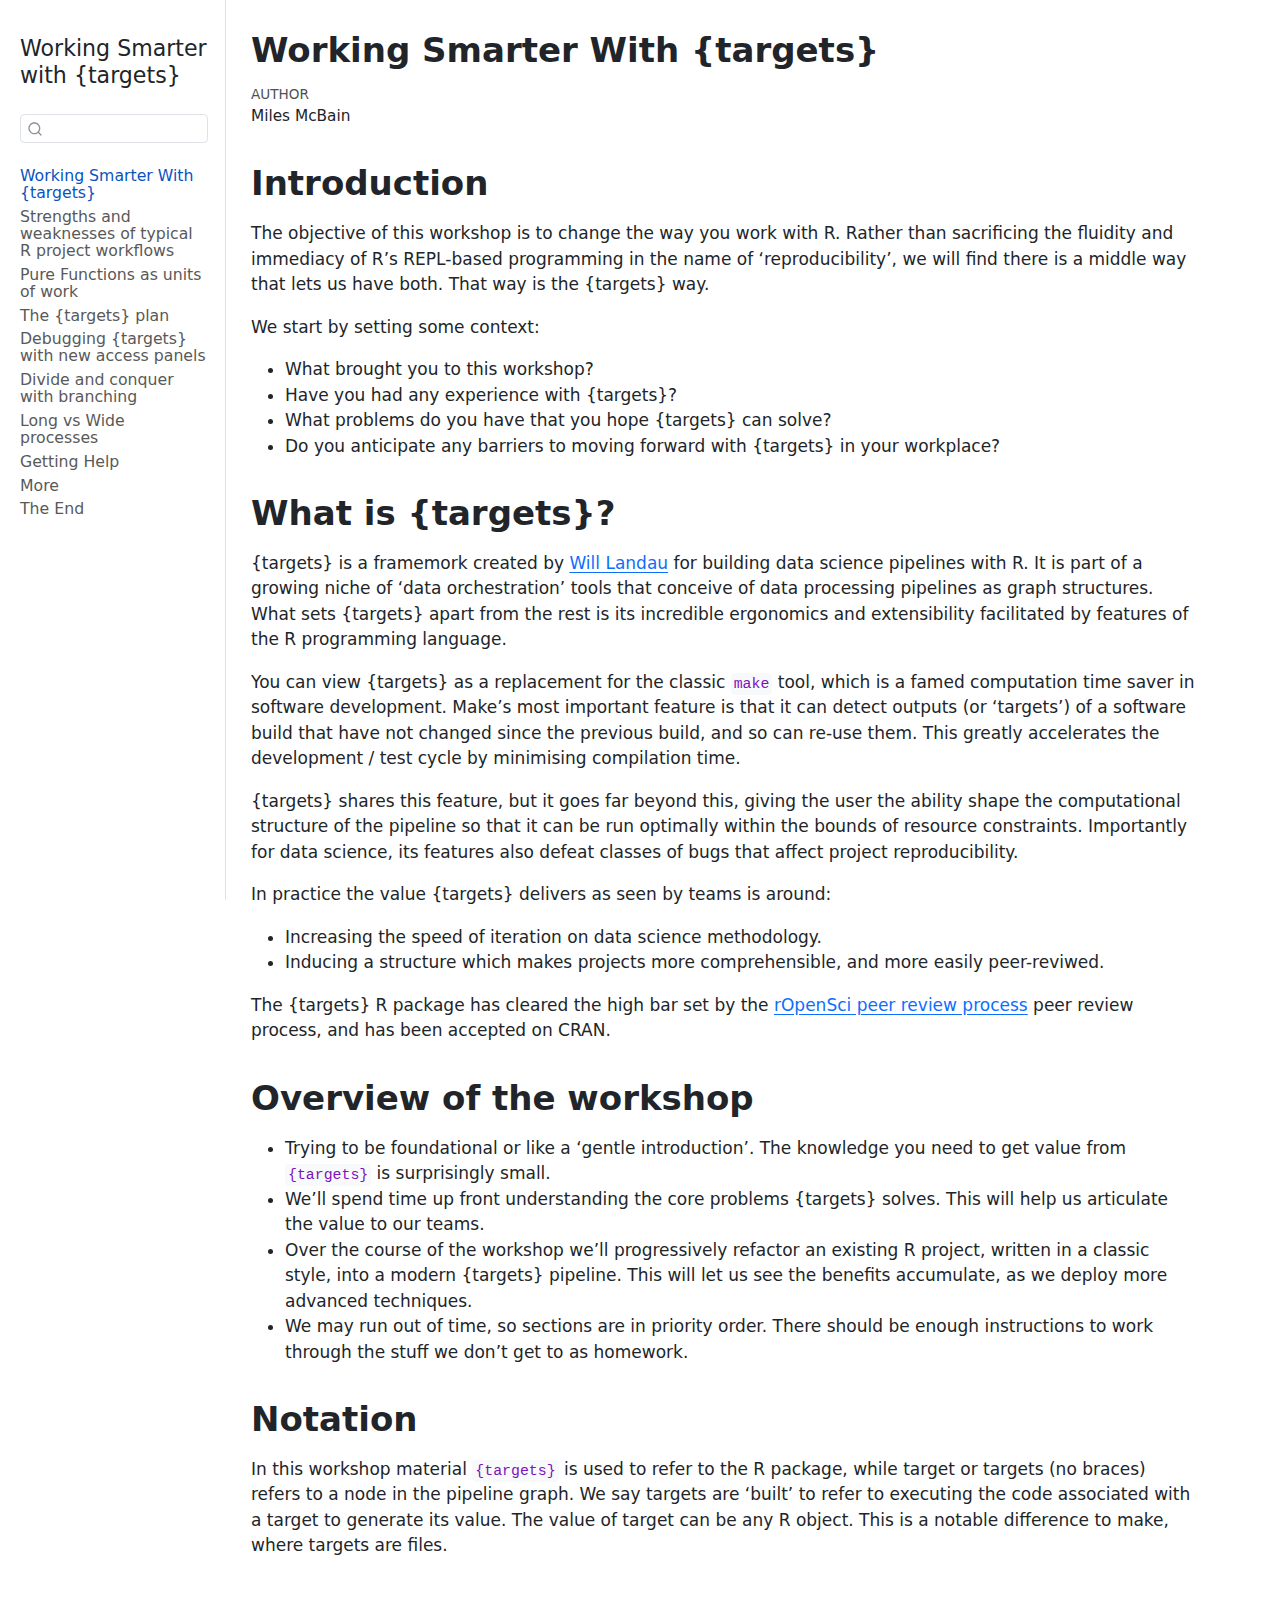
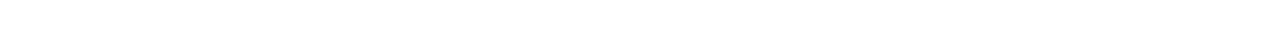
<file: docs/index.html>
<!DOCTYPE html>
<html xmlns="http://www.w3.org/1999/xhtml" lang="en" xml:lang="en"><head>

<meta charset="utf-8">
<meta name="generator" content="quarto-1.4.554">

<meta name="viewport" content="width=device-width, initial-scale=1.0, user-scalable=yes">

<meta name="author" content="Miles McBain">

<title>Working Smarter with {targets} - Working Smarter With {targets}</title>
<style>
code{white-space: pre-wrap;}
span.smallcaps{font-variant: small-caps;}
div.columns{display: flex; gap: min(4vw, 1.5em);}
div.column{flex: auto; overflow-x: auto;}
div.hanging-indent{margin-left: 1.5em; text-indent: -1.5em;}
ul.task-list{list-style: none;}
ul.task-list li input[type="checkbox"] {
  width: 0.8em;
  margin: 0 0.8em 0.2em -1em; /* quarto-specific, see https://github.com/quarto-dev/quarto-cli/issues/4556 */ 
  vertical-align: middle;
}
</style>


<script src="site_libs/quarto-nav/quarto-nav.js"></script>
<script src="site_libs/quarto-nav/headroom.min.js"></script>
<script src="site_libs/clipboard/clipboard.min.js"></script>
<script src="site_libs/quarto-search/autocomplete.umd.js"></script>
<script src="site_libs/quarto-search/fuse.min.js"></script>
<script src="site_libs/quarto-search/quarto-search.js"></script>
<meta name="quarto:offset" content="./">
<script src="site_libs/quarto-html/quarto.js"></script>
<script src="site_libs/quarto-html/popper.min.js"></script>
<script src="site_libs/quarto-html/tippy.umd.min.js"></script>
<script src="site_libs/quarto-html/anchor.min.js"></script>
<link href="site_libs/quarto-html/tippy.css" rel="stylesheet">
<link href="site_libs/quarto-html/quarto-syntax-highlighting.css" rel="stylesheet" id="quarto-text-highlighting-styles">
<script src="site_libs/bootstrap/bootstrap.min.js"></script>
<link href="site_libs/bootstrap/bootstrap-icons.css" rel="stylesheet">
<link href="site_libs/bootstrap/bootstrap.min.css" rel="stylesheet" id="quarto-bootstrap" data-mode="light">
<script id="quarto-search-options" type="application/json">{
  "location": "sidebar",
  "copy-button": false,
  "collapse-after": 3,
  "panel-placement": "start",
  "type": "textbox",
  "limit": 50,
  "keyboard-shortcut": [
    "f",
    "/",
    "s"
  ],
  "show-item-context": false,
  "language": {
    "search-no-results-text": "No results",
    "search-matching-documents-text": "matching documents",
    "search-copy-link-title": "Copy link to search",
    "search-hide-matches-text": "Hide additional matches",
    "search-more-match-text": "more match in this document",
    "search-more-matches-text": "more matches in this document",
    "search-clear-button-title": "Clear",
    "search-text-placeholder": "",
    "search-detached-cancel-button-title": "Cancel",
    "search-submit-button-title": "Submit",
    "search-label": "Search"
  }
}</script>


</head>

<body class="nav-sidebar docked fullcontent">

<div id="quarto-search-results"></div>
  <header id="quarto-header" class="headroom fixed-top">
  <nav class="quarto-secondary-nav">
    <div class="container-fluid d-flex">
      <button type="button" class="quarto-btn-toggle btn" data-bs-toggle="collapse" data-bs-target=".quarto-sidebar-collapse-item" aria-controls="quarto-sidebar" aria-expanded="false" aria-label="Toggle sidebar navigation" onclick="if (window.quartoToggleHeadroom) { window.quartoToggleHeadroom(); }">
        <i class="bi bi-layout-text-sidebar-reverse"></i>
      </button>
        <nav class="quarto-page-breadcrumbs" aria-label="breadcrumb"><ol class="breadcrumb"><li class="breadcrumb-item"><a href="./index.html">Working Smarter With {targets}</a></li></ol></nav>
        <a class="flex-grow-1" role="button" data-bs-toggle="collapse" data-bs-target=".quarto-sidebar-collapse-item" aria-controls="quarto-sidebar" aria-expanded="false" aria-label="Toggle sidebar navigation" onclick="if (window.quartoToggleHeadroom) { window.quartoToggleHeadroom(); }">      
        </a>
      <button type="button" class="btn quarto-search-button" aria-label="" onclick="window.quartoOpenSearch();">
        <i class="bi bi-search"></i>
      </button>
    </div>
  </nav>
</header>
<!-- content -->
<div id="quarto-content" class="quarto-container page-columns page-rows-contents page-layout-article">
<!-- sidebar -->
  <nav id="quarto-sidebar" class="sidebar collapse collapse-horizontal quarto-sidebar-collapse-item sidebar-navigation docked overflow-auto">
    <div class="pt-lg-2 mt-2 text-left sidebar-header">
    <div class="sidebar-title mb-0 py-0">
      <a href="./">Working Smarter with {targets}</a> 
    </div>
      </div>
        <div class="mt-2 flex-shrink-0 align-items-center">
        <div class="sidebar-search">
        <div id="quarto-search" class="" title="Search"></div>
        </div>
        </div>
    <div class="sidebar-menu-container"> 
    <ul class="list-unstyled mt-1">
        <li class="sidebar-item">
  <div class="sidebar-item-container"> 
  <a href="./index.html" class="sidebar-item-text sidebar-link active">
 <span class="menu-text">Working Smarter With {targets}</span></a>
  </div>
</li>
        <li class="sidebar-item">
  <div class="sidebar-item-container"> 
  <a href="./typical_R_projects.html" class="sidebar-item-text sidebar-link">
 <span class="menu-text">Strengths and weaknesses of typical R project workflows</span></a>
  </div>
</li>
        <li class="sidebar-item">
  <div class="sidebar-item-container"> 
  <a href="./pure_functions.html" class="sidebar-item-text sidebar-link">
 <span class="menu-text">Pure Functions as units of work</span></a>
  </div>
</li>
        <li class="sidebar-item">
  <div class="sidebar-item-container"> 
  <a href="./targets_plan.html" class="sidebar-item-text sidebar-link">
 <span class="menu-text">The {targets} plan</span></a>
  </div>
</li>
        <li class="sidebar-item">
  <div class="sidebar-item-container"> 
  <a href="./debugging.html" class="sidebar-item-text sidebar-link">
 <span class="menu-text">Debugging {targets} with new access panels</span></a>
  </div>
</li>
        <li class="sidebar-item">
  <div class="sidebar-item-container"> 
  <a href="./branching.html" class="sidebar-item-text sidebar-link">
 <span class="menu-text">Divide and conquer with branching</span></a>
  </div>
</li>
        <li class="sidebar-item">
  <div class="sidebar-item-container"> 
  <a href="./long_vs_wide.html" class="sidebar-item-text sidebar-link">
 <span class="menu-text">Long vs Wide processes</span></a>
  </div>
</li>
        <li class="sidebar-item">
  <div class="sidebar-item-container"> 
  <a href="./getting_help.html" class="sidebar-item-text sidebar-link">
 <span class="menu-text">Getting Help</span></a>
  </div>
</li>
        <li class="sidebar-item">
  <div class="sidebar-item-container"> 
  <a href="./more.html" class="sidebar-item-text sidebar-link">
 <span class="menu-text">More</span></a>
  </div>
</li>
        <li class="sidebar-item">
  <div class="sidebar-item-container"> 
  <a href="./end.html" class="sidebar-item-text sidebar-link">
 <span class="menu-text">The End</span></a>
  </div>
</li>
    </ul>
    </div>
</nav>
<div id="quarto-sidebar-glass" class="quarto-sidebar-collapse-item" data-bs-toggle="collapse" data-bs-target=".quarto-sidebar-collapse-item"></div>
<!-- margin-sidebar -->
    
<!-- main -->
<main class="content" id="quarto-document-content">

<header id="title-block-header" class="quarto-title-block default">
<div class="quarto-title">
<h1 class="title">Working Smarter With {targets}</h1>
</div>



<div class="quarto-title-meta">

    <div>
    <div class="quarto-title-meta-heading">Author</div>
    <div class="quarto-title-meta-contents">
             <p>Miles McBain </p>
          </div>
  </div>
    
  
    
  </div>
  


</header>


<section id="introduction" class="level1">
<h1>Introduction</h1>
<p>The objective of this workshop is to change the way you work with R. Rather than sacrificing the fluidity and immediacy of R’s REPL-based programming in the name of ‘reproducibility’, we will find there is a middle way that lets us have both. That way is the {targets} way.</p>
<p>We start by setting some context:</p>
<ul>
<li>What brought you to this workshop?</li>
<li>Have you had any experience with {targets}?</li>
<li>What problems do you have that you hope {targets} can solve?</li>
<li>Do you anticipate any barriers to moving forward with {targets} in your workplace?</li>
</ul>
</section>
<section id="what-is-targets" class="level1">
<h1>What is {targets}?</h1>
<p>{targets} is a framemork created by <a href="https://github.com/wlandau">Will Landau</a> for building data science pipelines with R. It is part of a growing niche of ‘data orchestration’ tools that conceive of data processing pipelines as graph structures. What sets {targets} apart from the rest is its incredible ergonomics and extensibility facilitated by features of the R programming language.</p>
<p>You can view {targets} as a replacement for the classic <code>make</code> tool, which is a famed computation time saver in software development. Make’s most important feature is that it can detect outputs (or ‘targets’) of a software build that have not changed since the previous build, and so can re-use them. This greatly accelerates the development / test cycle by minimising compilation time.</p>
<p>{targets} shares this feature, but it goes far beyond this, giving the user the ability shape the computational structure of the pipeline so that it can be run optimally within the bounds of resource constraints. Importantly for data science, its features also defeat classes of bugs that affect project reproducibility.</p>
<p>In practice the value {targets} delivers as seen by teams is around:</p>
<ul>
<li>Increasing the speed of iteration on data science methodology.</li>
<li>Inducing a structure which makes projects more comprehensible, and more easily peer-reviwed.</li>
</ul>
<p>The {targets} R package has cleared the high bar set by the <a href="https://github.com/ropensci/software-review/issues/401">rOpenSci peer review process</a> peer review process, and has been accepted on CRAN.</p>
</section>
<section id="overview-of-the-workshop" class="level1">
<h1>Overview of the workshop</h1>
<ul>
<li>Trying to be foundational or like a ‘gentle introduction’. The knowledge you need to get value from <code>{targets}</code> is surprisingly small.</li>
<li>We’ll spend time up front understanding the core problems {targets} solves. This will help us articulate the value to our teams.</li>
<li>Over the course of the workshop we’ll progressively refactor an existing R project, written in a classic style, into a modern {targets} pipeline. This will let us see the benefits accumulate, as we deploy more advanced techniques.</li>
<li>We may run out of time, so sections are in priority order. There should be enough instructions to work through the stuff we don’t get to as homework.</li>
</ul>
</section>
<section id="notation" class="level1">
<h1>Notation</h1>
<p>In this workshop material <code>{targets}</code> is used to refer to the R package, while target or targets (no braces) refers to a node in the pipeline graph. We say targets are ‘built’ to refer to executing the code associated with a target to generate its value. The value of target can be any R object. This is a notable difference to make, where targets are files.</p>


</section>

</main> <!-- /main -->
<script id="quarto-html-after-body" type="application/javascript">
window.document.addEventListener("DOMContentLoaded", function (event) {
  const toggleBodyColorMode = (bsSheetEl) => {
    const mode = bsSheetEl.getAttribute("data-mode");
    const bodyEl = window.document.querySelector("body");
    if (mode === "dark") {
      bodyEl.classList.add("quarto-dark");
      bodyEl.classList.remove("quarto-light");
    } else {
      bodyEl.classList.add("quarto-light");
      bodyEl.classList.remove("quarto-dark");
    }
  }
  const toggleBodyColorPrimary = () => {
    const bsSheetEl = window.document.querySelector("link#quarto-bootstrap");
    if (bsSheetEl) {
      toggleBodyColorMode(bsSheetEl);
    }
  }
  toggleBodyColorPrimary();  
  const icon = "";
  const anchorJS = new window.AnchorJS();
  anchorJS.options = {
    placement: 'right',
    icon: icon
  };
  anchorJS.add('.anchored');
  const isCodeAnnotation = (el) => {
    for (const clz of el.classList) {
      if (clz.startsWith('code-annotation-')) {                     
        return true;
      }
    }
    return false;
  }
  const clipboard = new window.ClipboardJS('.code-copy-button', {
    text: function(trigger) {
      const codeEl = trigger.previousElementSibling.cloneNode(true);
      for (const childEl of codeEl.children) {
        if (isCodeAnnotation(childEl)) {
          childEl.remove();
        }
      }
      return codeEl.innerText;
    }
  });
  clipboard.on('success', function(e) {
    // button target
    const button = e.trigger;
    // don't keep focus
    button.blur();
    // flash "checked"
    button.classList.add('code-copy-button-checked');
    var currentTitle = button.getAttribute("title");
    button.setAttribute("title", "Copied!");
    let tooltip;
    if (window.bootstrap) {
      button.setAttribute("data-bs-toggle", "tooltip");
      button.setAttribute("data-bs-placement", "left");
      button.setAttribute("data-bs-title", "Copied!");
      tooltip = new bootstrap.Tooltip(button, 
        { trigger: "manual", 
          customClass: "code-copy-button-tooltip",
          offset: [0, -8]});
      tooltip.show();    
    }
    setTimeout(function() {
      if (tooltip) {
        tooltip.hide();
        button.removeAttribute("data-bs-title");
        button.removeAttribute("data-bs-toggle");
        button.removeAttribute("data-bs-placement");
      }
      button.setAttribute("title", currentTitle);
      button.classList.remove('code-copy-button-checked');
    }, 1000);
    // clear code selection
    e.clearSelection();
  });
    var localhostRegex = new RegExp(/^(?:http|https):\/\/localhost\:?[0-9]*\//);
    var mailtoRegex = new RegExp(/^mailto:/);
      var filterRegex = new RegExp('/' + window.location.host + '/');
    var isInternal = (href) => {
        return filterRegex.test(href) || localhostRegex.test(href) || mailtoRegex.test(href);
    }
    // Inspect non-navigation links and adorn them if external
 	var links = window.document.querySelectorAll('a[href]:not(.nav-link):not(.navbar-brand):not(.toc-action):not(.sidebar-link):not(.sidebar-item-toggle):not(.pagination-link):not(.no-external):not([aria-hidden]):not(.dropdown-item):not(.quarto-navigation-tool)');
    for (var i=0; i<links.length; i++) {
      const link = links[i];
      if (!isInternal(link.href)) {
        // undo the damage that might have been done by quarto-nav.js in the case of
        // links that we want to consider external
        if (link.dataset.originalHref !== undefined) {
          link.href = link.dataset.originalHref;
        }
      }
    }
  function tippyHover(el, contentFn, onTriggerFn, onUntriggerFn) {
    const config = {
      allowHTML: true,
      maxWidth: 500,
      delay: 100,
      arrow: false,
      appendTo: function(el) {
          return el.parentElement;
      },
      interactive: true,
      interactiveBorder: 10,
      theme: 'quarto',
      placement: 'bottom-start',
    };
    if (contentFn) {
      config.content = contentFn;
    }
    if (onTriggerFn) {
      config.onTrigger = onTriggerFn;
    }
    if (onUntriggerFn) {
      config.onUntrigger = onUntriggerFn;
    }
    window.tippy(el, config); 
  }
  const noterefs = window.document.querySelectorAll('a[role="doc-noteref"]');
  for (var i=0; i<noterefs.length; i++) {
    const ref = noterefs[i];
    tippyHover(ref, function() {
      // use id or data attribute instead here
      let href = ref.getAttribute('data-footnote-href') || ref.getAttribute('href');
      try { href = new URL(href).hash; } catch {}
      const id = href.replace(/^#\/?/, "");
      const note = window.document.getElementById(id);
      if (note) {
        return note.innerHTML;
      } else {
        return "";
      }
    });
  }
  const xrefs = window.document.querySelectorAll('a.quarto-xref');
  const processXRef = (id, note) => {
    // Strip column container classes
    const stripColumnClz = (el) => {
      el.classList.remove("page-full", "page-columns");
      if (el.children) {
        for (const child of el.children) {
          stripColumnClz(child);
        }
      }
    }
    stripColumnClz(note)
    if (id === null || id.startsWith('sec-')) {
      // Special case sections, only their first couple elements
      const container = document.createElement("div");
      if (note.children && note.children.length > 2) {
        container.appendChild(note.children[0].cloneNode(true));
        for (let i = 1; i < note.children.length; i++) {
          const child = note.children[i];
          if (child.tagName === "P" && child.innerText === "") {
            continue;
          } else {
            container.appendChild(child.cloneNode(true));
            break;
          }
        }
        if (window.Quarto?.typesetMath) {
          window.Quarto.typesetMath(container);
        }
        return container.innerHTML
      } else {
        if (window.Quarto?.typesetMath) {
          window.Quarto.typesetMath(note);
        }
        return note.innerHTML;
      }
    } else {
      // Remove any anchor links if they are present
      const anchorLink = note.querySelector('a.anchorjs-link');
      if (anchorLink) {
        anchorLink.remove();
      }
      if (window.Quarto?.typesetMath) {
        window.Quarto.typesetMath(note);
      }
      // TODO in 1.5, we should make sure this works without a callout special case
      if (note.classList.contains("callout")) {
        return note.outerHTML;
      } else {
        return note.innerHTML;
      }
    }
  }
  for (var i=0; i<xrefs.length; i++) {
    const xref = xrefs[i];
    tippyHover(xref, undefined, function(instance) {
      instance.disable();
      let url = xref.getAttribute('href');
      let hash = undefined; 
      if (url.startsWith('#')) {
        hash = url;
      } else {
        try { hash = new URL(url).hash; } catch {}
      }
      if (hash) {
        const id = hash.replace(/^#\/?/, "");
        const note = window.document.getElementById(id);
        if (note !== null) {
          try {
            const html = processXRef(id, note.cloneNode(true));
            instance.setContent(html);
          } finally {
            instance.enable();
            instance.show();
          }
        } else {
          // See if we can fetch this
          fetch(url.split('#')[0])
          .then(res => res.text())
          .then(html => {
            const parser = new DOMParser();
            const htmlDoc = parser.parseFromString(html, "text/html");
            const note = htmlDoc.getElementById(id);
            if (note !== null) {
              const html = processXRef(id, note);
              instance.setContent(html);
            } 
          }).finally(() => {
            instance.enable();
            instance.show();
          });
        }
      } else {
        // See if we can fetch a full url (with no hash to target)
        // This is a special case and we should probably do some content thinning / targeting
        fetch(url)
        .then(res => res.text())
        .then(html => {
          const parser = new DOMParser();
          const htmlDoc = parser.parseFromString(html, "text/html");
          const note = htmlDoc.querySelector('main.content');
          if (note !== null) {
            // This should only happen for chapter cross references
            // (since there is no id in the URL)
            // remove the first header
            if (note.children.length > 0 && note.children[0].tagName === "HEADER") {
              note.children[0].remove();
            }
            const html = processXRef(null, note);
            instance.setContent(html);
          } 
        }).finally(() => {
          instance.enable();
          instance.show();
        });
      }
    }, function(instance) {
    });
  }
      let selectedAnnoteEl;
      const selectorForAnnotation = ( cell, annotation) => {
        let cellAttr = 'data-code-cell="' + cell + '"';
        let lineAttr = 'data-code-annotation="' +  annotation + '"';
        const selector = 'span[' + cellAttr + '][' + lineAttr + ']';
        return selector;
      }
      const selectCodeLines = (annoteEl) => {
        const doc = window.document;
        const targetCell = annoteEl.getAttribute("data-target-cell");
        const targetAnnotation = annoteEl.getAttribute("data-target-annotation");
        const annoteSpan = window.document.querySelector(selectorForAnnotation(targetCell, targetAnnotation));
        const lines = annoteSpan.getAttribute("data-code-lines").split(",");
        const lineIds = lines.map((line) => {
          return targetCell + "-" + line;
        })
        let top = null;
        let height = null;
        let parent = null;
        if (lineIds.length > 0) {
            //compute the position of the single el (top and bottom and make a div)
            const el = window.document.getElementById(lineIds[0]);
            top = el.offsetTop;
            height = el.offsetHeight;
            parent = el.parentElement.parentElement;
          if (lineIds.length > 1) {
            const lastEl = window.document.getElementById(lineIds[lineIds.length - 1]);
            const bottom = lastEl.offsetTop + lastEl.offsetHeight;
            height = bottom - top;
          }
          if (top !== null && height !== null && parent !== null) {
            // cook up a div (if necessary) and position it 
            let div = window.document.getElementById("code-annotation-line-highlight");
            if (div === null) {
              div = window.document.createElement("div");
              div.setAttribute("id", "code-annotation-line-highlight");
              div.style.position = 'absolute';
              parent.appendChild(div);
            }
            div.style.top = top - 2 + "px";
            div.style.height = height + 4 + "px";
            div.style.left = 0;
            let gutterDiv = window.document.getElementById("code-annotation-line-highlight-gutter");
            if (gutterDiv === null) {
              gutterDiv = window.document.createElement("div");
              gutterDiv.setAttribute("id", "code-annotation-line-highlight-gutter");
              gutterDiv.style.position = 'absolute';
              const codeCell = window.document.getElementById(targetCell);
              const gutter = codeCell.querySelector('.code-annotation-gutter');
              gutter.appendChild(gutterDiv);
            }
            gutterDiv.style.top = top - 2 + "px";
            gutterDiv.style.height = height + 4 + "px";
          }
          selectedAnnoteEl = annoteEl;
        }
      };
      const unselectCodeLines = () => {
        const elementsIds = ["code-annotation-line-highlight", "code-annotation-line-highlight-gutter"];
        elementsIds.forEach((elId) => {
          const div = window.document.getElementById(elId);
          if (div) {
            div.remove();
          }
        });
        selectedAnnoteEl = undefined;
      };
        // Handle positioning of the toggle
    window.addEventListener(
      "resize",
      throttle(() => {
        elRect = undefined;
        if (selectedAnnoteEl) {
          selectCodeLines(selectedAnnoteEl);
        }
      }, 10)
    );
    function throttle(fn, ms) {
    let throttle = false;
    let timer;
      return (...args) => {
        if(!throttle) { // first call gets through
            fn.apply(this, args);
            throttle = true;
        } else { // all the others get throttled
            if(timer) clearTimeout(timer); // cancel #2
            timer = setTimeout(() => {
              fn.apply(this, args);
              timer = throttle = false;
            }, ms);
        }
      };
    }
      // Attach click handler to the DT
      const annoteDls = window.document.querySelectorAll('dt[data-target-cell]');
      for (const annoteDlNode of annoteDls) {
        annoteDlNode.addEventListener('click', (event) => {
          const clickedEl = event.target;
          if (clickedEl !== selectedAnnoteEl) {
            unselectCodeLines();
            const activeEl = window.document.querySelector('dt[data-target-cell].code-annotation-active');
            if (activeEl) {
              activeEl.classList.remove('code-annotation-active');
            }
            selectCodeLines(clickedEl);
            clickedEl.classList.add('code-annotation-active');
          } else {
            // Unselect the line
            unselectCodeLines();
            clickedEl.classList.remove('code-annotation-active');
          }
        });
      }
  const findCites = (el) => {
    const parentEl = el.parentElement;
    if (parentEl) {
      const cites = parentEl.dataset.cites;
      if (cites) {
        return {
          el,
          cites: cites.split(' ')
        };
      } else {
        return findCites(el.parentElement)
      }
    } else {
      return undefined;
    }
  };
  var bibliorefs = window.document.querySelectorAll('a[role="doc-biblioref"]');
  for (var i=0; i<bibliorefs.length; i++) {
    const ref = bibliorefs[i];
    const citeInfo = findCites(ref);
    if (citeInfo) {
      tippyHover(citeInfo.el, function() {
        var popup = window.document.createElement('div');
        citeInfo.cites.forEach(function(cite) {
          var citeDiv = window.document.createElement('div');
          citeDiv.classList.add('hanging-indent');
          citeDiv.classList.add('csl-entry');
          var biblioDiv = window.document.getElementById('ref-' + cite);
          if (biblioDiv) {
            citeDiv.innerHTML = biblioDiv.innerHTML;
          }
          popup.appendChild(citeDiv);
        });
        return popup.innerHTML;
      });
    }
  }
});
</script>
</div> <!-- /content -->




</body></html>
</file>
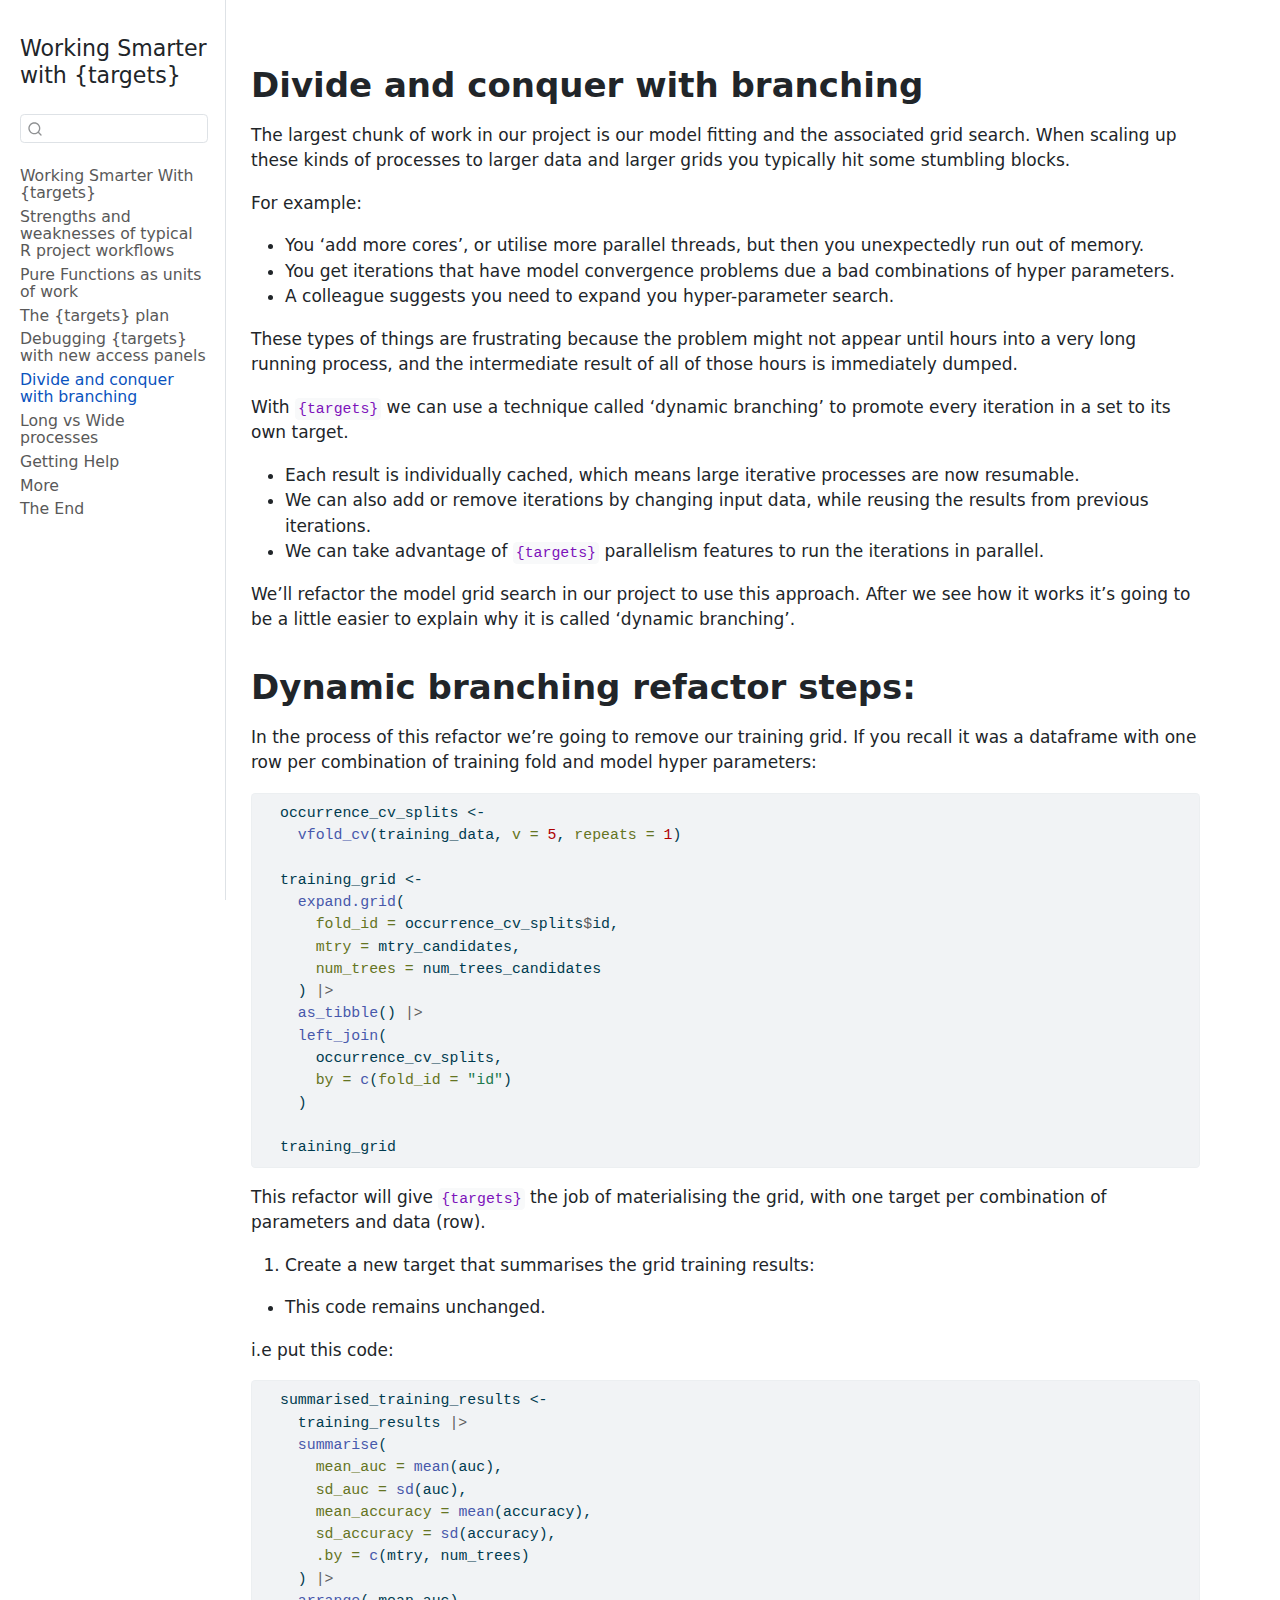
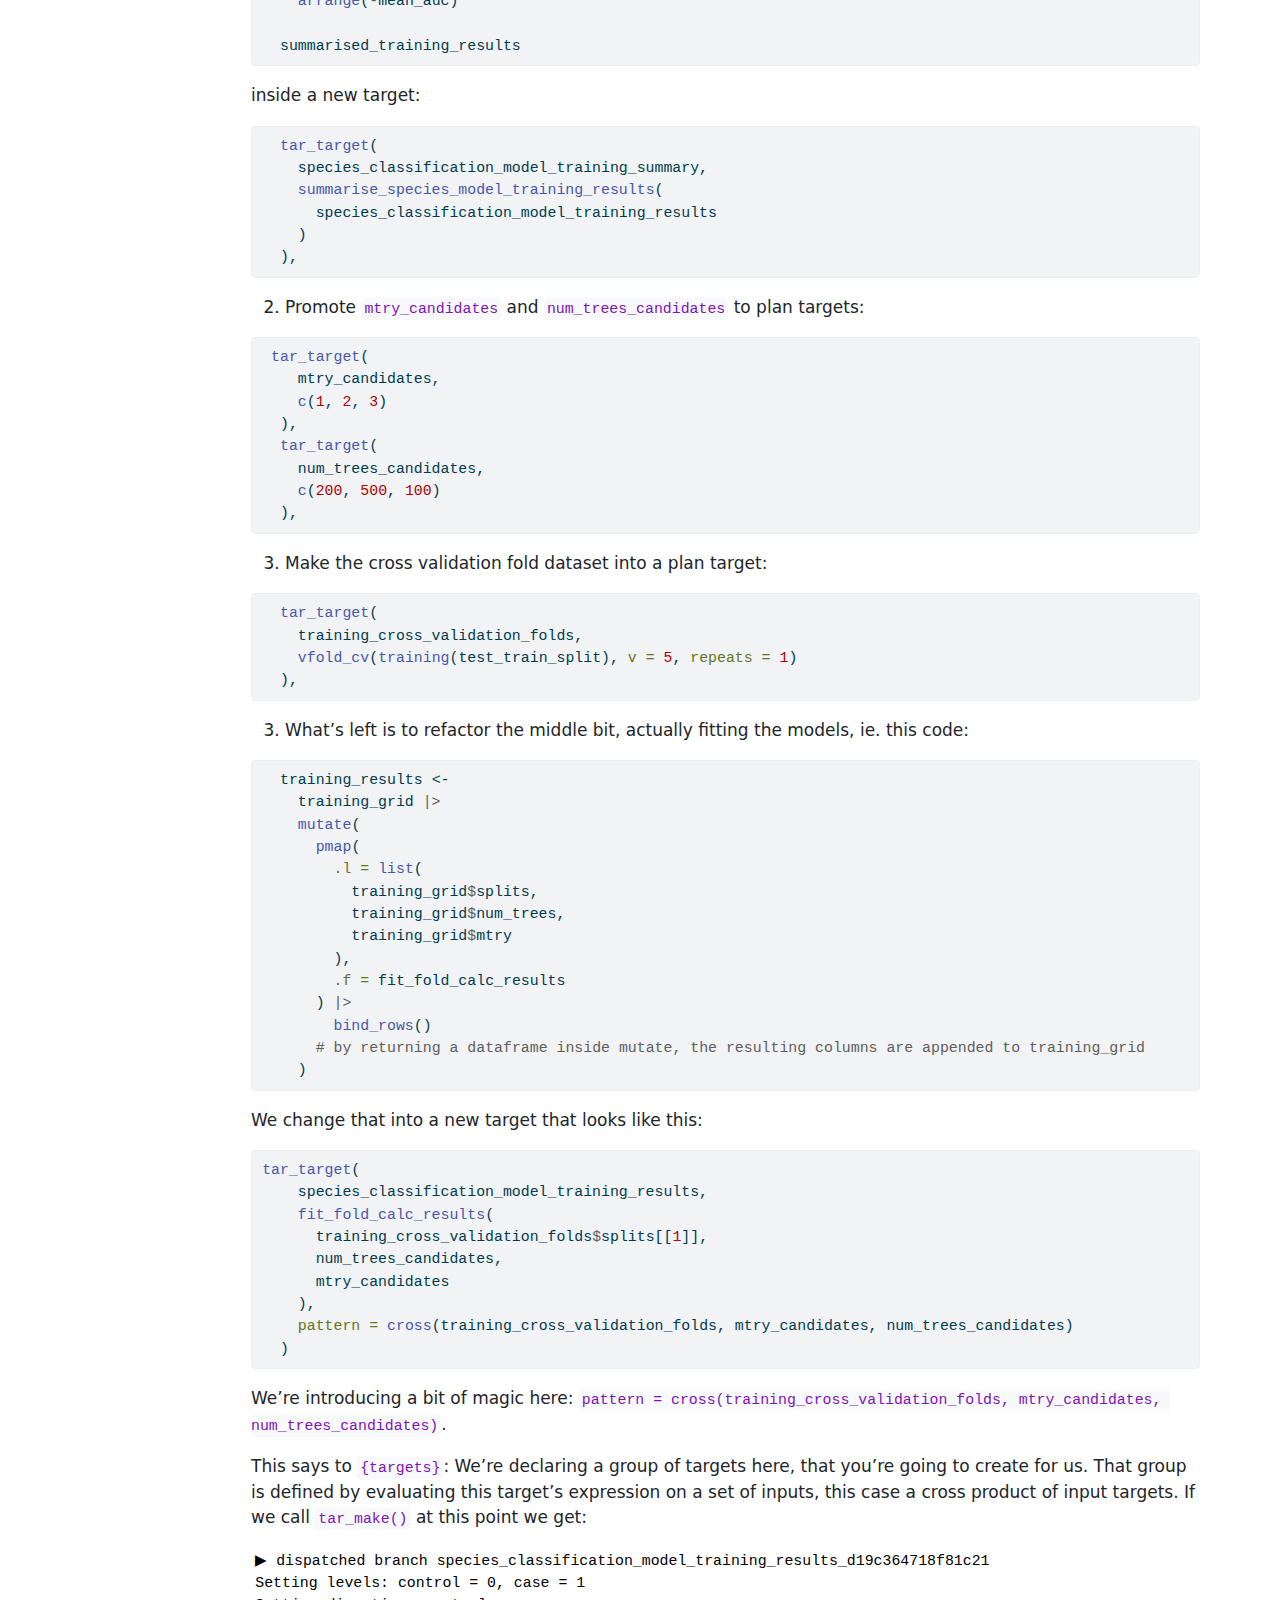
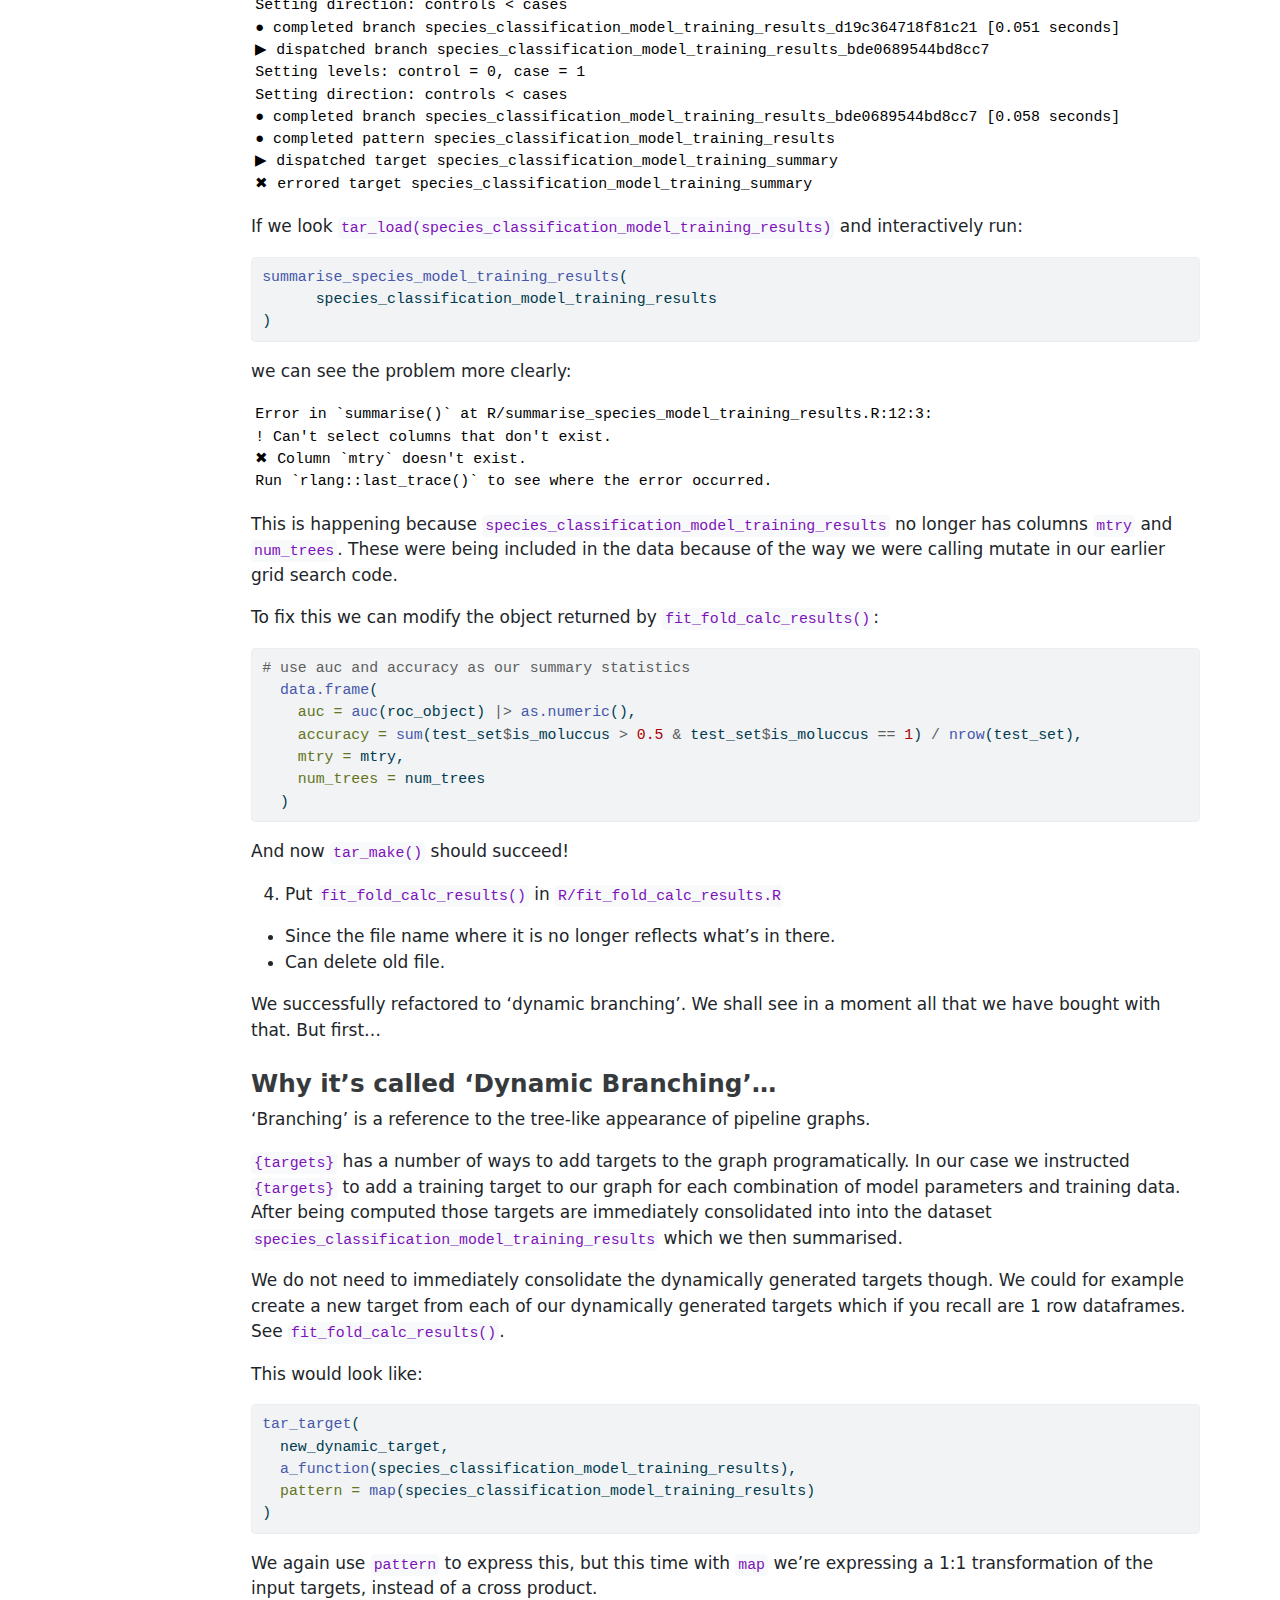
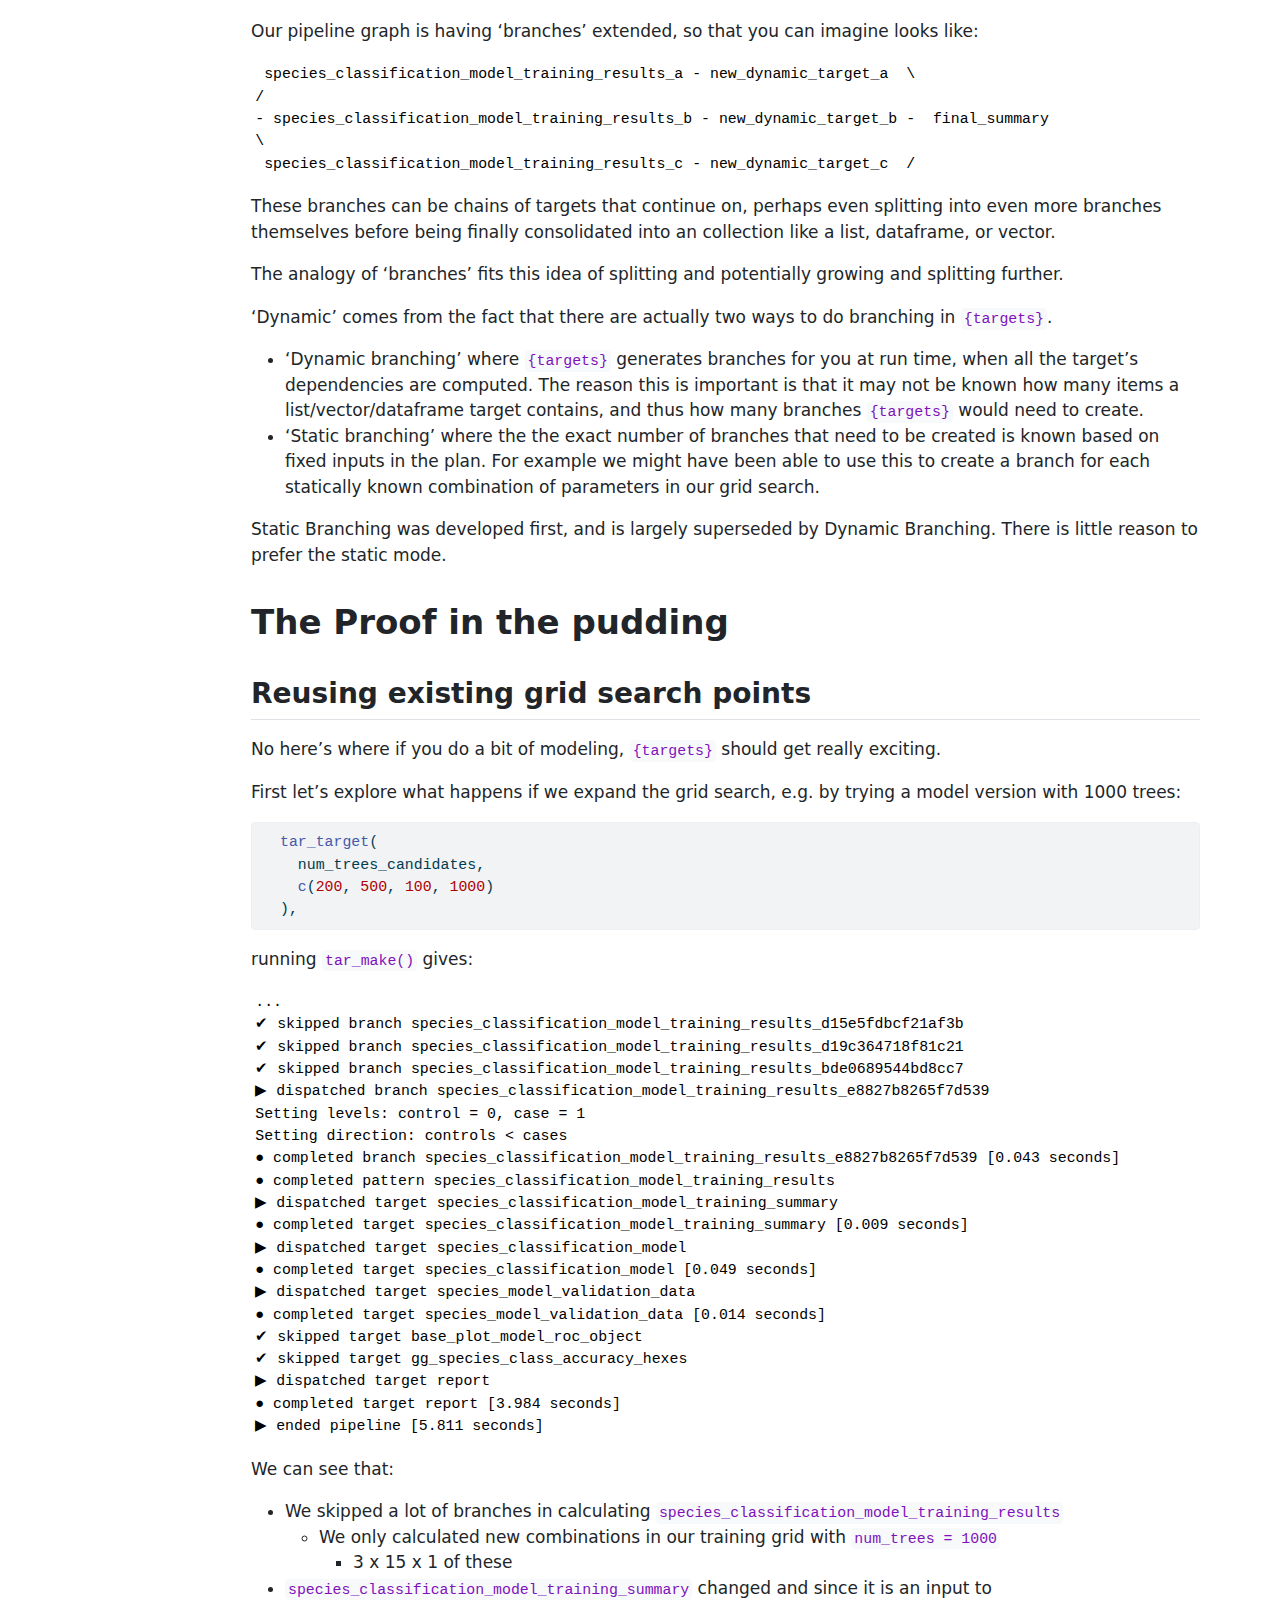
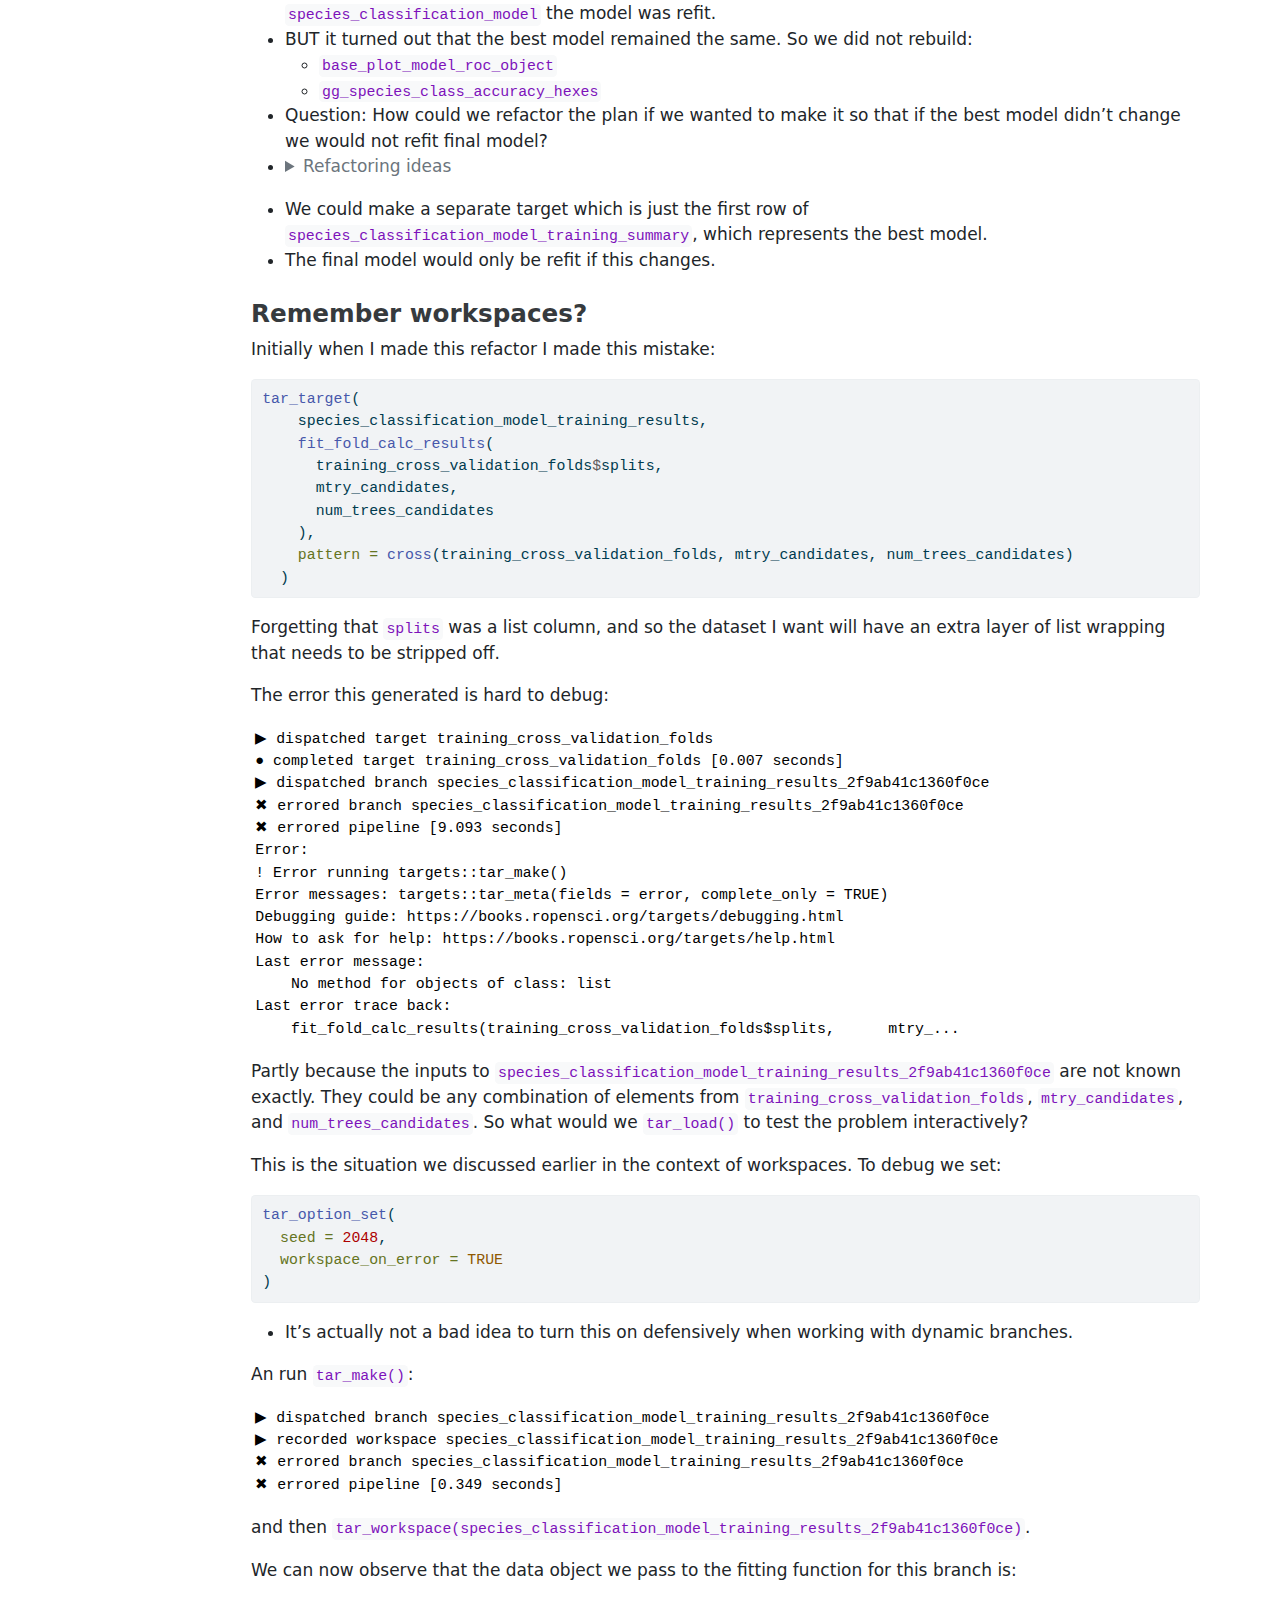
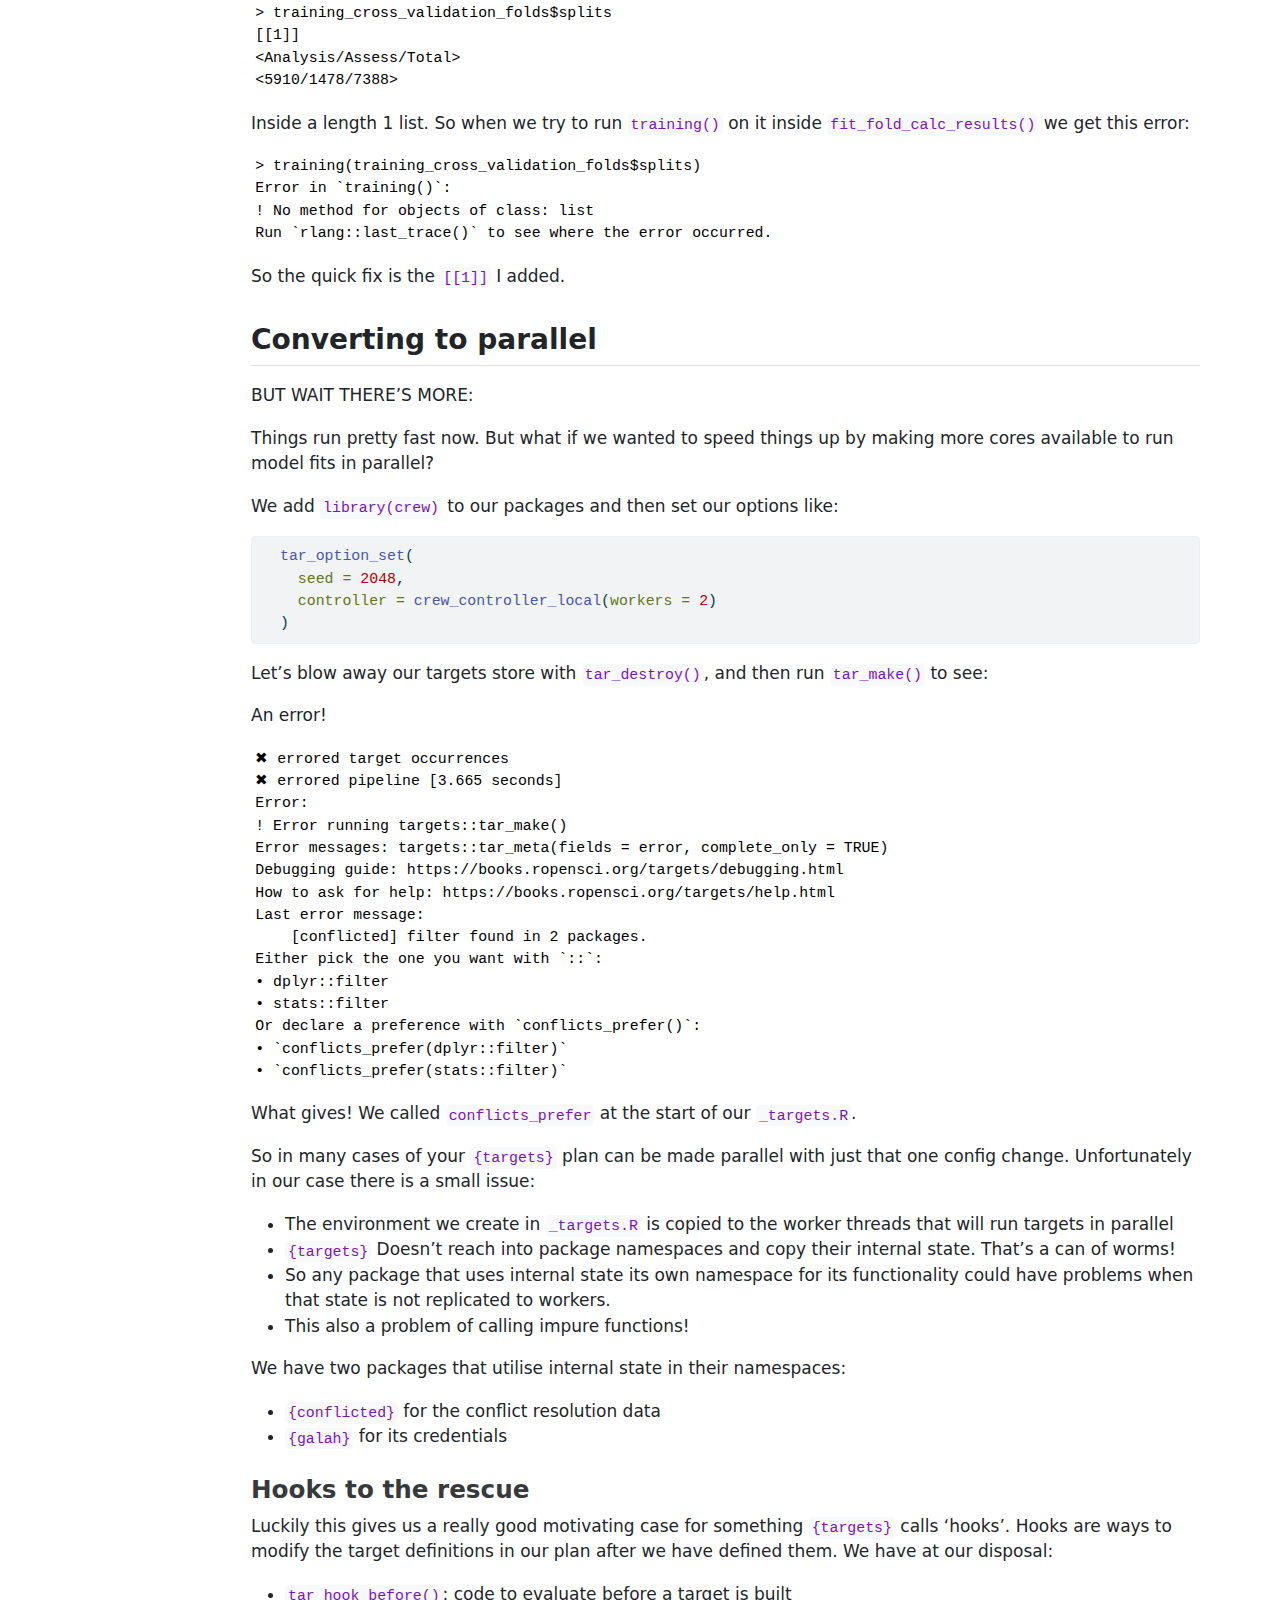
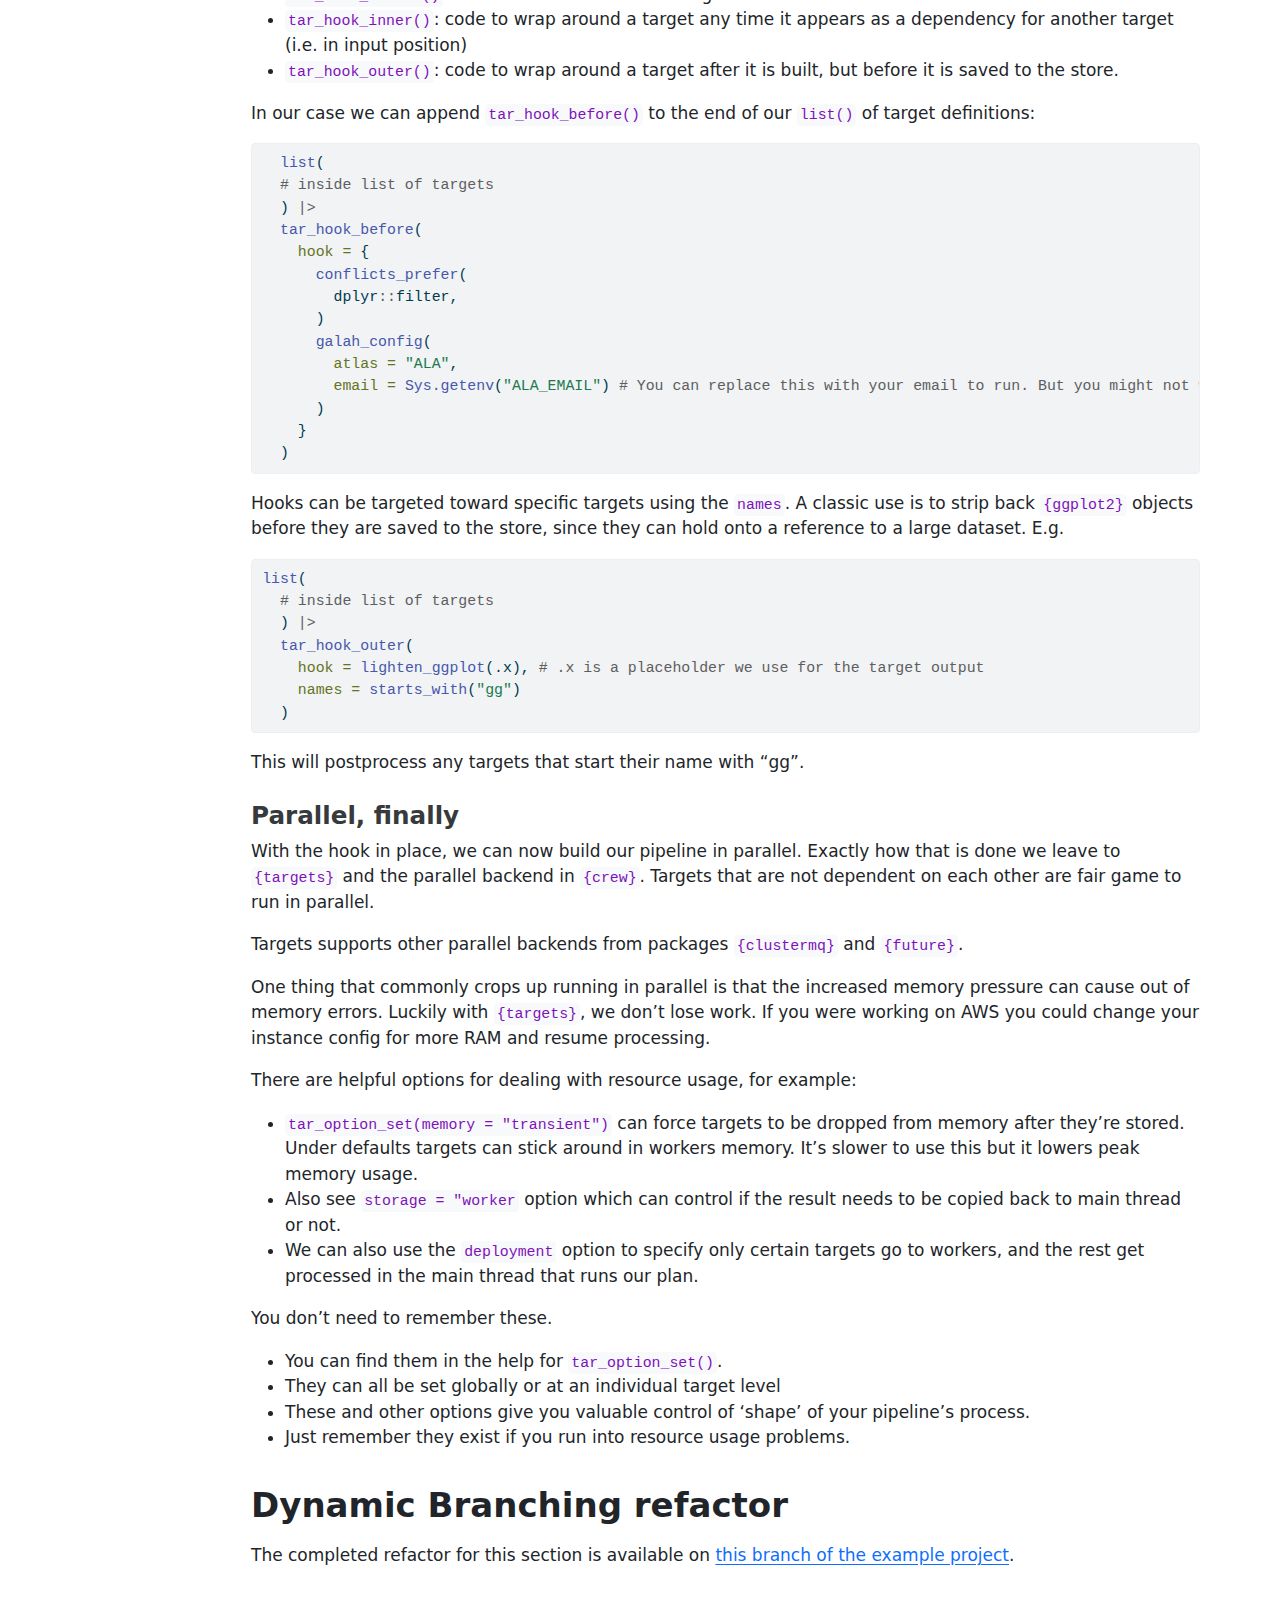
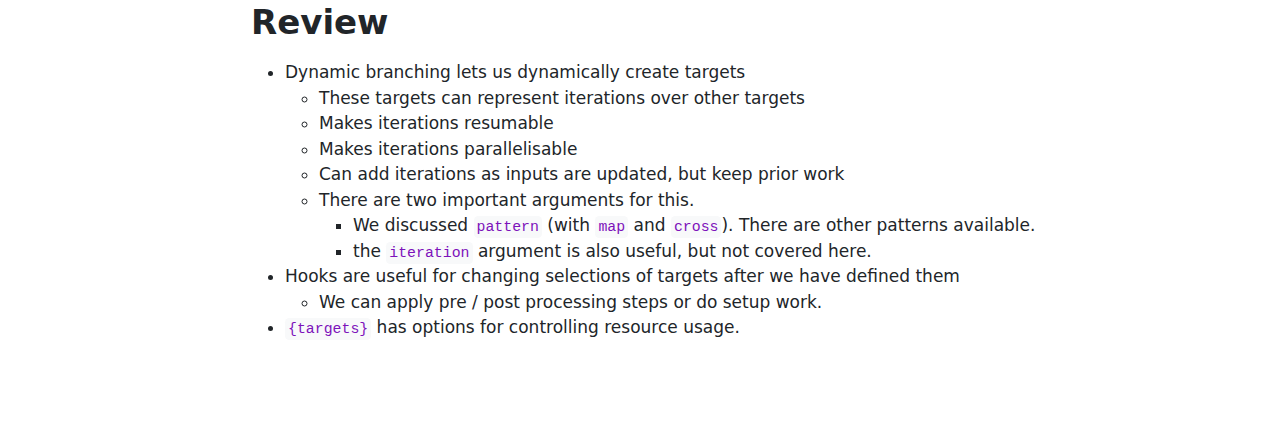
<file: docs/branching.html>
<!DOCTYPE html>
<html xmlns="http://www.w3.org/1999/xhtml" lang="en" xml:lang="en"><head>

<meta charset="utf-8">
<meta name="generator" content="quarto-1.4.554">

<meta name="viewport" content="width=device-width, initial-scale=1.0, user-scalable=yes">


<title>Working Smarter with {targets}</title>
<style>
code{white-space: pre-wrap;}
span.smallcaps{font-variant: small-caps;}
div.columns{display: flex; gap: min(4vw, 1.5em);}
div.column{flex: auto; overflow-x: auto;}
div.hanging-indent{margin-left: 1.5em; text-indent: -1.5em;}
ul.task-list{list-style: none;}
ul.task-list li input[type="checkbox"] {
  width: 0.8em;
  margin: 0 0.8em 0.2em -1em; /* quarto-specific, see https://github.com/quarto-dev/quarto-cli/issues/4556 */ 
  vertical-align: middle;
}
/* CSS for syntax highlighting */
pre > code.sourceCode { white-space: pre; position: relative; }
pre > code.sourceCode > span { line-height: 1.25; }
pre > code.sourceCode > span:empty { height: 1.2em; }
.sourceCode { overflow: visible; }
code.sourceCode > span { color: inherit; text-decoration: inherit; }
div.sourceCode { margin: 1em 0; }
pre.sourceCode { margin: 0; }
@media screen {
div.sourceCode { overflow: auto; }
}
@media print {
pre > code.sourceCode { white-space: pre-wrap; }
pre > code.sourceCode > span { text-indent: -5em; padding-left: 5em; }
}
pre.numberSource code
  { counter-reset: source-line 0; }
pre.numberSource code > span
  { position: relative; left: -4em; counter-increment: source-line; }
pre.numberSource code > span > a:first-child::before
  { content: counter(source-line);
    position: relative; left: -1em; text-align: right; vertical-align: baseline;
    border: none; display: inline-block;
    -webkit-touch-callout: none; -webkit-user-select: none;
    -khtml-user-select: none; -moz-user-select: none;
    -ms-user-select: none; user-select: none;
    padding: 0 4px; width: 4em;
  }
pre.numberSource { margin-left: 3em;  padding-left: 4px; }
div.sourceCode
  {   }
@media screen {
pre > code.sourceCode > span > a:first-child::before { text-decoration: underline; }
}
</style>


<script src="site_libs/quarto-nav/quarto-nav.js"></script>
<script src="site_libs/quarto-nav/headroom.min.js"></script>
<script src="site_libs/clipboard/clipboard.min.js"></script>
<script src="site_libs/quarto-search/autocomplete.umd.js"></script>
<script src="site_libs/quarto-search/fuse.min.js"></script>
<script src="site_libs/quarto-search/quarto-search.js"></script>
<meta name="quarto:offset" content="./">
<script src="site_libs/quarto-html/quarto.js"></script>
<script src="site_libs/quarto-html/popper.min.js"></script>
<script src="site_libs/quarto-html/tippy.umd.min.js"></script>
<script src="site_libs/quarto-html/anchor.min.js"></script>
<link href="site_libs/quarto-html/tippy.css" rel="stylesheet">
<link href="site_libs/quarto-html/quarto-syntax-highlighting.css" rel="stylesheet" id="quarto-text-highlighting-styles">
<script src="site_libs/bootstrap/bootstrap.min.js"></script>
<link href="site_libs/bootstrap/bootstrap-icons.css" rel="stylesheet">
<link href="site_libs/bootstrap/bootstrap.min.css" rel="stylesheet" id="quarto-bootstrap" data-mode="light">
<script id="quarto-search-options" type="application/json">{
  "location": "sidebar",
  "copy-button": false,
  "collapse-after": 3,
  "panel-placement": "start",
  "type": "textbox",
  "limit": 50,
  "keyboard-shortcut": [
    "f",
    "/",
    "s"
  ],
  "show-item-context": false,
  "language": {
    "search-no-results-text": "No results",
    "search-matching-documents-text": "matching documents",
    "search-copy-link-title": "Copy link to search",
    "search-hide-matches-text": "Hide additional matches",
    "search-more-match-text": "more match in this document",
    "search-more-matches-text": "more matches in this document",
    "search-clear-button-title": "Clear",
    "search-text-placeholder": "",
    "search-detached-cancel-button-title": "Cancel",
    "search-submit-button-title": "Submit",
    "search-label": "Search"
  }
}</script>


</head>

<body class="nav-sidebar docked fullcontent">

<div id="quarto-search-results"></div>
  <header id="quarto-header" class="headroom fixed-top">
  <nav class="quarto-secondary-nav">
    <div class="container-fluid d-flex">
      <button type="button" class="quarto-btn-toggle btn" data-bs-toggle="collapse" data-bs-target=".quarto-sidebar-collapse-item" aria-controls="quarto-sidebar" aria-expanded="false" aria-label="Toggle sidebar navigation" onclick="if (window.quartoToggleHeadroom) { window.quartoToggleHeadroom(); }">
        <i class="bi bi-layout-text-sidebar-reverse"></i>
      </button>
        <nav class="quarto-page-breadcrumbs" aria-label="breadcrumb"><ol class="breadcrumb"><li class="breadcrumb-item"><a href="./branching.html">Divide and conquer with branching</a></li></ol></nav>
        <a class="flex-grow-1" role="button" data-bs-toggle="collapse" data-bs-target=".quarto-sidebar-collapse-item" aria-controls="quarto-sidebar" aria-expanded="false" aria-label="Toggle sidebar navigation" onclick="if (window.quartoToggleHeadroom) { window.quartoToggleHeadroom(); }">      
        </a>
      <button type="button" class="btn quarto-search-button" aria-label="" onclick="window.quartoOpenSearch();">
        <i class="bi bi-search"></i>
      </button>
    </div>
  </nav>
</header>
<!-- content -->
<div id="quarto-content" class="quarto-container page-columns page-rows-contents page-layout-article">
<!-- sidebar -->
  <nav id="quarto-sidebar" class="sidebar collapse collapse-horizontal quarto-sidebar-collapse-item sidebar-navigation docked overflow-auto">
    <div class="pt-lg-2 mt-2 text-left sidebar-header">
    <div class="sidebar-title mb-0 py-0">
      <a href="./">Working Smarter with {targets}</a> 
    </div>
      </div>
        <div class="mt-2 flex-shrink-0 align-items-center">
        <div class="sidebar-search">
        <div id="quarto-search" class="" title="Search"></div>
        </div>
        </div>
    <div class="sidebar-menu-container"> 
    <ul class="list-unstyled mt-1">
        <li class="sidebar-item">
  <div class="sidebar-item-container"> 
  <a href="./index.html" class="sidebar-item-text sidebar-link">
 <span class="menu-text">Working Smarter With {targets}</span></a>
  </div>
</li>
        <li class="sidebar-item">
  <div class="sidebar-item-container"> 
  <a href="./typical_R_projects.html" class="sidebar-item-text sidebar-link">
 <span class="menu-text">Strengths and weaknesses of typical R project workflows</span></a>
  </div>
</li>
        <li class="sidebar-item">
  <div class="sidebar-item-container"> 
  <a href="./pure_functions.html" class="sidebar-item-text sidebar-link">
 <span class="menu-text">Pure Functions as units of work</span></a>
  </div>
</li>
        <li class="sidebar-item">
  <div class="sidebar-item-container"> 
  <a href="./targets_plan.html" class="sidebar-item-text sidebar-link">
 <span class="menu-text">The {targets} plan</span></a>
  </div>
</li>
        <li class="sidebar-item">
  <div class="sidebar-item-container"> 
  <a href="./debugging.html" class="sidebar-item-text sidebar-link">
 <span class="menu-text">Debugging {targets} with new access panels</span></a>
  </div>
</li>
        <li class="sidebar-item">
  <div class="sidebar-item-container"> 
  <a href="./branching.html" class="sidebar-item-text sidebar-link active">
 <span class="menu-text">Divide and conquer with branching</span></a>
  </div>
</li>
        <li class="sidebar-item">
  <div class="sidebar-item-container"> 
  <a href="./long_vs_wide.html" class="sidebar-item-text sidebar-link">
 <span class="menu-text">Long vs Wide processes</span></a>
  </div>
</li>
        <li class="sidebar-item">
  <div class="sidebar-item-container"> 
  <a href="./getting_help.html" class="sidebar-item-text sidebar-link">
 <span class="menu-text">Getting Help</span></a>
  </div>
</li>
        <li class="sidebar-item">
  <div class="sidebar-item-container"> 
  <a href="./more.html" class="sidebar-item-text sidebar-link">
 <span class="menu-text">More</span></a>
  </div>
</li>
        <li class="sidebar-item">
  <div class="sidebar-item-container"> 
  <a href="./end.html" class="sidebar-item-text sidebar-link">
 <span class="menu-text">The End</span></a>
  </div>
</li>
    </ul>
    </div>
</nav>
<div id="quarto-sidebar-glass" class="quarto-sidebar-collapse-item" data-bs-toggle="collapse" data-bs-target=".quarto-sidebar-collapse-item"></div>
<!-- margin-sidebar -->
    
<!-- main -->
<main class="content" id="quarto-document-content">




<section id="divide-and-conquer-with-branching" class="level1">
<h1>Divide and conquer with branching</h1>
<p>The largest chunk of work in our project is our model fitting and the associated grid search. When scaling up these kinds of processes to larger data and larger grids you typically hit some stumbling blocks.</p>
<p>For example:</p>
<ul>
<li>You ‘add more cores’, or utilise more parallel threads, but then you unexpectedly run out of memory.</li>
<li>You get iterations that have model convergence problems due a bad combinations of hyper parameters.</li>
<li>A colleague suggests you need to expand you hyper-parameter search.</li>
</ul>
<p>These types of things are frustrating because the problem might not appear until hours into a very long running process, and the intermediate result of all of those hours is immediately dumped.</p>
<p>With <code>{targets}</code> we can use a technique called ‘dynamic branching’ to promote every iteration in a set to its own target.</p>
<ul>
<li>Each result is individually cached, which means large iterative processes are now resumable.</li>
<li>We can also add or remove iterations by changing input data, while reusing the results from previous iterations.</li>
<li>We can take advantage of <code>{targets}</code> parallelism features to run the iterations in parallel.</li>
</ul>
<p>We’ll refactor the model grid search in our project to use this approach. After we see how it works it’s going to be a little easier to explain why it is called ‘dynamic branching’.</p>
</section>
<section id="dynamic-branching-refactor-steps" class="level1">
<h1>Dynamic branching refactor steps:</h1>
<p>In the process of this refactor we’re going to remove our training grid. If you recall it was a dataframe with one row per combination of training fold and model hyper parameters:</p>
<div class="cell">
<div class="sourceCode cell-code" id="cb1"><pre class="sourceCode r code-with-copy"><code class="sourceCode r"><span id="cb1-1"><a href="#cb1-1" aria-hidden="true" tabindex="-1"></a>  occurrence_cv_splits <span class="ot">&lt;-</span></span>
<span id="cb1-2"><a href="#cb1-2" aria-hidden="true" tabindex="-1"></a>    <span class="fu">vfold_cv</span>(training_data, <span class="at">v =</span> <span class="dv">5</span>, <span class="at">repeats =</span> <span class="dv">1</span>)</span>
<span id="cb1-3"><a href="#cb1-3" aria-hidden="true" tabindex="-1"></a></span>
<span id="cb1-4"><a href="#cb1-4" aria-hidden="true" tabindex="-1"></a>  training_grid <span class="ot">&lt;-</span></span>
<span id="cb1-5"><a href="#cb1-5" aria-hidden="true" tabindex="-1"></a>    <span class="fu">expand.grid</span>(</span>
<span id="cb1-6"><a href="#cb1-6" aria-hidden="true" tabindex="-1"></a>      <span class="at">fold_id =</span> occurrence_cv_splits<span class="sc">$</span>id,</span>
<span id="cb1-7"><a href="#cb1-7" aria-hidden="true" tabindex="-1"></a>      <span class="at">mtry =</span> mtry_candidates,</span>
<span id="cb1-8"><a href="#cb1-8" aria-hidden="true" tabindex="-1"></a>      <span class="at">num_trees =</span> num_trees_candidates</span>
<span id="cb1-9"><a href="#cb1-9" aria-hidden="true" tabindex="-1"></a>    ) <span class="sc">|&gt;</span></span>
<span id="cb1-10"><a href="#cb1-10" aria-hidden="true" tabindex="-1"></a>    <span class="fu">as_tibble</span>() <span class="sc">|&gt;</span></span>
<span id="cb1-11"><a href="#cb1-11" aria-hidden="true" tabindex="-1"></a>    <span class="fu">left_join</span>(</span>
<span id="cb1-12"><a href="#cb1-12" aria-hidden="true" tabindex="-1"></a>      occurrence_cv_splits,</span>
<span id="cb1-13"><a href="#cb1-13" aria-hidden="true" tabindex="-1"></a>      <span class="at">by =</span> <span class="fu">c</span>(<span class="at">fold_id =</span> <span class="st">"id"</span>)</span>
<span id="cb1-14"><a href="#cb1-14" aria-hidden="true" tabindex="-1"></a>    )</span>
<span id="cb1-15"><a href="#cb1-15" aria-hidden="true" tabindex="-1"></a></span>
<span id="cb1-16"><a href="#cb1-16" aria-hidden="true" tabindex="-1"></a>  training_grid</span></code><button title="Copy to Clipboard" class="code-copy-button"><i class="bi"></i></button></pre></div>
</div>
<p>This refactor will give <code>{targets}</code> the job of materialising the grid, with one target per combination of parameters and data (row).</p>
<ol type="1">
<li>Create a new target that summarises the grid training results:</li>
</ol>
<ul>
<li>This code remains unchanged.</li>
</ul>
<p>i.e put this code:</p>
<div class="cell">
<div class="sourceCode cell-code" id="cb2"><pre class="sourceCode r code-with-copy"><code class="sourceCode r"><span id="cb2-1"><a href="#cb2-1" aria-hidden="true" tabindex="-1"></a>  summarised_training_results <span class="ot">&lt;-</span></span>
<span id="cb2-2"><a href="#cb2-2" aria-hidden="true" tabindex="-1"></a>    training_results <span class="sc">|&gt;</span></span>
<span id="cb2-3"><a href="#cb2-3" aria-hidden="true" tabindex="-1"></a>    <span class="fu">summarise</span>(</span>
<span id="cb2-4"><a href="#cb2-4" aria-hidden="true" tabindex="-1"></a>      <span class="at">mean_auc =</span> <span class="fu">mean</span>(auc),</span>
<span id="cb2-5"><a href="#cb2-5" aria-hidden="true" tabindex="-1"></a>      <span class="at">sd_auc =</span> <span class="fu">sd</span>(auc),</span>
<span id="cb2-6"><a href="#cb2-6" aria-hidden="true" tabindex="-1"></a>      <span class="at">mean_accuracy =</span> <span class="fu">mean</span>(accuracy),</span>
<span id="cb2-7"><a href="#cb2-7" aria-hidden="true" tabindex="-1"></a>      <span class="at">sd_accuracy =</span> <span class="fu">sd</span>(accuracy),</span>
<span id="cb2-8"><a href="#cb2-8" aria-hidden="true" tabindex="-1"></a>      <span class="at">.by =</span> <span class="fu">c</span>(mtry, num_trees)</span>
<span id="cb2-9"><a href="#cb2-9" aria-hidden="true" tabindex="-1"></a>    ) <span class="sc">|&gt;</span></span>
<span id="cb2-10"><a href="#cb2-10" aria-hidden="true" tabindex="-1"></a>    <span class="fu">arrange</span>(<span class="sc">-</span>mean_auc)</span>
<span id="cb2-11"><a href="#cb2-11" aria-hidden="true" tabindex="-1"></a></span>
<span id="cb2-12"><a href="#cb2-12" aria-hidden="true" tabindex="-1"></a>  summarised_training_results</span></code><button title="Copy to Clipboard" class="code-copy-button"><i class="bi"></i></button></pre></div>
</div>
<p>inside a new target:</p>
<div class="cell">
<div class="sourceCode cell-code" id="cb3"><pre class="sourceCode r code-with-copy"><code class="sourceCode r"><span id="cb3-1"><a href="#cb3-1" aria-hidden="true" tabindex="-1"></a>  <span class="fu">tar_target</span>(</span>
<span id="cb3-2"><a href="#cb3-2" aria-hidden="true" tabindex="-1"></a>    species_classification_model_training_summary,</span>
<span id="cb3-3"><a href="#cb3-3" aria-hidden="true" tabindex="-1"></a>    <span class="fu">summarise_species_model_training_results</span>(</span>
<span id="cb3-4"><a href="#cb3-4" aria-hidden="true" tabindex="-1"></a>      species_classification_model_training_results</span>
<span id="cb3-5"><a href="#cb3-5" aria-hidden="true" tabindex="-1"></a>    )</span>
<span id="cb3-6"><a href="#cb3-6" aria-hidden="true" tabindex="-1"></a>  ),</span></code><button title="Copy to Clipboard" class="code-copy-button"><i class="bi"></i></button></pre></div>
</div>
<ol start="2" type="1">
<li>Promote <code>mtry_candidates</code> and <code>num_trees_candidates</code> to plan targets:</li>
</ol>
<div class="cell">
<div class="sourceCode cell-code" id="cb4"><pre class="sourceCode r code-with-copy"><code class="sourceCode r"><span id="cb4-1"><a href="#cb4-1" aria-hidden="true" tabindex="-1"></a> <span class="fu">tar_target</span>(</span>
<span id="cb4-2"><a href="#cb4-2" aria-hidden="true" tabindex="-1"></a>    mtry_candidates,</span>
<span id="cb4-3"><a href="#cb4-3" aria-hidden="true" tabindex="-1"></a>    <span class="fu">c</span>(<span class="dv">1</span>, <span class="dv">2</span>, <span class="dv">3</span>)</span>
<span id="cb4-4"><a href="#cb4-4" aria-hidden="true" tabindex="-1"></a>  ),</span>
<span id="cb4-5"><a href="#cb4-5" aria-hidden="true" tabindex="-1"></a>  <span class="fu">tar_target</span>(</span>
<span id="cb4-6"><a href="#cb4-6" aria-hidden="true" tabindex="-1"></a>    num_trees_candidates,</span>
<span id="cb4-7"><a href="#cb4-7" aria-hidden="true" tabindex="-1"></a>    <span class="fu">c</span>(<span class="dv">200</span>, <span class="dv">500</span>, <span class="dv">100</span>)</span>
<span id="cb4-8"><a href="#cb4-8" aria-hidden="true" tabindex="-1"></a>  ),</span></code><button title="Copy to Clipboard" class="code-copy-button"><i class="bi"></i></button></pre></div>
</div>
<ol start="3" type="1">
<li>Make the cross validation fold dataset into a plan target:</li>
</ol>
<div class="cell">
<div class="sourceCode cell-code" id="cb5"><pre class="sourceCode r code-with-copy"><code class="sourceCode r"><span id="cb5-1"><a href="#cb5-1" aria-hidden="true" tabindex="-1"></a>  <span class="fu">tar_target</span>(</span>
<span id="cb5-2"><a href="#cb5-2" aria-hidden="true" tabindex="-1"></a>    training_cross_validation_folds,</span>
<span id="cb5-3"><a href="#cb5-3" aria-hidden="true" tabindex="-1"></a>    <span class="fu">vfold_cv</span>(<span class="fu">training</span>(test_train_split), <span class="at">v =</span> <span class="dv">5</span>, <span class="at">repeats =</span> <span class="dv">1</span>)</span>
<span id="cb5-4"><a href="#cb5-4" aria-hidden="true" tabindex="-1"></a>  ),</span></code><button title="Copy to Clipboard" class="code-copy-button"><i class="bi"></i></button></pre></div>
</div>
<ol start="3" type="1">
<li>What’s left is to refactor the middle bit, actually fitting the models, ie. this code:</li>
</ol>
<div class="cell">
<div class="sourceCode cell-code" id="cb6"><pre class="sourceCode r code-with-copy"><code class="sourceCode r"><span id="cb6-1"><a href="#cb6-1" aria-hidden="true" tabindex="-1"></a>  training_results <span class="ot">&lt;-</span></span>
<span id="cb6-2"><a href="#cb6-2" aria-hidden="true" tabindex="-1"></a>    training_grid <span class="sc">|&gt;</span></span>
<span id="cb6-3"><a href="#cb6-3" aria-hidden="true" tabindex="-1"></a>    <span class="fu">mutate</span>(</span>
<span id="cb6-4"><a href="#cb6-4" aria-hidden="true" tabindex="-1"></a>      <span class="fu">pmap</span>(</span>
<span id="cb6-5"><a href="#cb6-5" aria-hidden="true" tabindex="-1"></a>        <span class="at">.l =</span> <span class="fu">list</span>(</span>
<span id="cb6-6"><a href="#cb6-6" aria-hidden="true" tabindex="-1"></a>          training_grid<span class="sc">$</span>splits,</span>
<span id="cb6-7"><a href="#cb6-7" aria-hidden="true" tabindex="-1"></a>          training_grid<span class="sc">$</span>num_trees,</span>
<span id="cb6-8"><a href="#cb6-8" aria-hidden="true" tabindex="-1"></a>          training_grid<span class="sc">$</span>mtry</span>
<span id="cb6-9"><a href="#cb6-9" aria-hidden="true" tabindex="-1"></a>        ),</span>
<span id="cb6-10"><a href="#cb6-10" aria-hidden="true" tabindex="-1"></a>        <span class="at">.f =</span> fit_fold_calc_results</span>
<span id="cb6-11"><a href="#cb6-11" aria-hidden="true" tabindex="-1"></a>      ) <span class="sc">|&gt;</span></span>
<span id="cb6-12"><a href="#cb6-12" aria-hidden="true" tabindex="-1"></a>        <span class="fu">bind_rows</span>()</span>
<span id="cb6-13"><a href="#cb6-13" aria-hidden="true" tabindex="-1"></a>      <span class="co"># by returning a dataframe inside mutate, the resulting columns are appended to training_grid</span></span>
<span id="cb6-14"><a href="#cb6-14" aria-hidden="true" tabindex="-1"></a>    )</span></code><button title="Copy to Clipboard" class="code-copy-button"><i class="bi"></i></button></pre></div>
</div>
<p>We change that into a new target that looks like this:</p>
<div class="cell">
<div class="sourceCode cell-code" id="cb7"><pre class="sourceCode r code-with-copy"><code class="sourceCode r"><span id="cb7-1"><a href="#cb7-1" aria-hidden="true" tabindex="-1"></a><span class="fu">tar_target</span>(</span>
<span id="cb7-2"><a href="#cb7-2" aria-hidden="true" tabindex="-1"></a>    species_classification_model_training_results,</span>
<span id="cb7-3"><a href="#cb7-3" aria-hidden="true" tabindex="-1"></a>    <span class="fu">fit_fold_calc_results</span>(</span>
<span id="cb7-4"><a href="#cb7-4" aria-hidden="true" tabindex="-1"></a>      training_cross_validation_folds<span class="sc">$</span>splits[[<span class="dv">1</span>]],</span>
<span id="cb7-5"><a href="#cb7-5" aria-hidden="true" tabindex="-1"></a>      num_trees_candidates,</span>
<span id="cb7-6"><a href="#cb7-6" aria-hidden="true" tabindex="-1"></a>      mtry_candidates</span>
<span id="cb7-7"><a href="#cb7-7" aria-hidden="true" tabindex="-1"></a>    ),</span>
<span id="cb7-8"><a href="#cb7-8" aria-hidden="true" tabindex="-1"></a>    <span class="at">pattern =</span> <span class="fu">cross</span>(training_cross_validation_folds, mtry_candidates, num_trees_candidates)</span>
<span id="cb7-9"><a href="#cb7-9" aria-hidden="true" tabindex="-1"></a>  )</span></code><button title="Copy to Clipboard" class="code-copy-button"><i class="bi"></i></button></pre></div>
</div>
<p>We’re introducing a bit of magic here: <code>pattern = cross(training_cross_validation_folds, mtry_candidates, num_trees_candidates)</code>.</p>
<p>This says to <code>{targets}</code>: We’re declaring a group of targets here, that you’re going to create for us. That group is defined by evaluating this target’s expression on a set of inputs, this case a cross product of input targets. If we call <code>tar_make()</code> at this point we get:</p>
<pre><code>▶ dispatched branch species_classification_model_training_results_d19c364718f81c21
Setting levels: control = 0, case = 1
Setting direction: controls &lt; cases
● completed branch species_classification_model_training_results_d19c364718f81c21 [0.051 seconds]
▶ dispatched branch species_classification_model_training_results_bde0689544bd8cc7
Setting levels: control = 0, case = 1
Setting direction: controls &lt; cases
● completed branch species_classification_model_training_results_bde0689544bd8cc7 [0.058 seconds]
● completed pattern species_classification_model_training_results
▶ dispatched target species_classification_model_training_summary
✖ errored target species_classification_model_training_summary</code></pre>
<p>If we look <code>tar_load(species_classification_model_training_results)</code> and interactively run:</p>
<div class="cell">
<div class="sourceCode cell-code" id="cb9"><pre class="sourceCode r code-with-copy"><code class="sourceCode r"><span id="cb9-1"><a href="#cb9-1" aria-hidden="true" tabindex="-1"></a><span class="fu">summarise_species_model_training_results</span>(</span>
<span id="cb9-2"><a href="#cb9-2" aria-hidden="true" tabindex="-1"></a>      species_classification_model_training_results</span>
<span id="cb9-3"><a href="#cb9-3" aria-hidden="true" tabindex="-1"></a>)</span></code><button title="Copy to Clipboard" class="code-copy-button"><i class="bi"></i></button></pre></div>
</div>
<p>we can see the problem more clearly:</p>
<pre><code>Error in `summarise()` at R/summarise_species_model_training_results.R:12:3:
! Can't select columns that don't exist.
✖ Column `mtry` doesn't exist.
Run `rlang::last_trace()` to see where the error occurred.</code></pre>
<p>This is happening because <code>species_classification_model_training_results</code> no longer has columns <code>mtry</code> and <code>num_trees</code>. These were being included in the data because of the way we were calling mutate in our earlier grid search code.</p>
<p>To fix this we can modify the object returned by <code>fit_fold_calc_results()</code>:</p>
<div class="cell">
<div class="sourceCode cell-code" id="cb11"><pre class="sourceCode r code-with-copy"><code class="sourceCode r"><span id="cb11-1"><a href="#cb11-1" aria-hidden="true" tabindex="-1"></a><span class="co"># use auc and accuracy as our summary statistics</span></span>
<span id="cb11-2"><a href="#cb11-2" aria-hidden="true" tabindex="-1"></a>  <span class="fu">data.frame</span>(</span>
<span id="cb11-3"><a href="#cb11-3" aria-hidden="true" tabindex="-1"></a>    <span class="at">auc =</span> <span class="fu">auc</span>(roc_object) <span class="sc">|&gt;</span> <span class="fu">as.numeric</span>(),</span>
<span id="cb11-4"><a href="#cb11-4" aria-hidden="true" tabindex="-1"></a>    <span class="at">accuracy =</span> <span class="fu">sum</span>(test_set<span class="sc">$</span>is_moluccus <span class="sc">&gt;</span> <span class="fl">0.5</span> <span class="sc">&amp;</span> test_set<span class="sc">$</span>is_moluccus <span class="sc">==</span> <span class="dv">1</span>) <span class="sc">/</span> <span class="fu">nrow</span>(test_set),</span>
<span id="cb11-5"><a href="#cb11-5" aria-hidden="true" tabindex="-1"></a>    <span class="at">mtry =</span> mtry,</span>
<span id="cb11-6"><a href="#cb11-6" aria-hidden="true" tabindex="-1"></a>    <span class="at">num_trees =</span> num_trees</span>
<span id="cb11-7"><a href="#cb11-7" aria-hidden="true" tabindex="-1"></a>  )</span></code><button title="Copy to Clipboard" class="code-copy-button"><i class="bi"></i></button></pre></div>
</div>
<p>And now <code>tar_make()</code> should succeed!</p>
<ol start="4" type="1">
<li>Put <code>fit_fold_calc_results()</code> in <code>R/fit_fold_calc_results.R</code></li>
</ol>
<ul>
<li>Since the file name where it is no longer reflects what’s in there.</li>
<li>Can delete old file.</li>
</ul>
<p>We successfully refactored to ‘dynamic branching’. We shall see in a moment all that we have bought with that. But first…</p>
<section id="why-its-called-dynamic-branching" class="level3">
<h3 class="anchored" data-anchor-id="why-its-called-dynamic-branching">Why it’s called ‘Dynamic Branching’…</h3>
<p>‘Branching’ is a reference to the tree-like appearance of pipeline graphs.</p>
<p><code>{targets}</code> has a number of ways to add targets to the graph programatically. In our case we instructed <code>{targets}</code> to add a training target to our graph for each combination of model parameters and training data. After being computed those targets are immediately consolidated into into the dataset <code>species_classification_model_training_results</code> which we then summarised.</p>
<p>We do not need to immediately consolidate the dynamically generated targets though. We could for example create a new target from each of our dynamically generated targets which if you recall are 1 row dataframes. See <code>fit_fold_calc_results()</code>.</p>
<p>This would look like:</p>
<div class="cell">
<div class="sourceCode cell-code" id="cb12"><pre class="sourceCode r code-with-copy"><code class="sourceCode r"><span id="cb12-1"><a href="#cb12-1" aria-hidden="true" tabindex="-1"></a><span class="fu">tar_target</span>(</span>
<span id="cb12-2"><a href="#cb12-2" aria-hidden="true" tabindex="-1"></a>  new_dynamic_target,</span>
<span id="cb12-3"><a href="#cb12-3" aria-hidden="true" tabindex="-1"></a>  <span class="fu">a_function</span>(species_classification_model_training_results),</span>
<span id="cb12-4"><a href="#cb12-4" aria-hidden="true" tabindex="-1"></a>  <span class="at">pattern =</span> <span class="fu">map</span>(species_classification_model_training_results)</span>
<span id="cb12-5"><a href="#cb12-5" aria-hidden="true" tabindex="-1"></a>)</span></code><button title="Copy to Clipboard" class="code-copy-button"><i class="bi"></i></button></pre></div>
</div>
<p>We again use <code>pattern</code> to express this, but this time with <code>map</code> we’re expressing a 1:1 transformation of the input targets, instead of a cross product.</p>
<p>Our pipeline graph is having ‘branches’ extended, so that you can imagine looks like:</p>
<pre><code> species_classification_model_training_results_a - new_dynamic_target_a  \
/
- species_classification_model_training_results_b - new_dynamic_target_b -  final_summary
\
 species_classification_model_training_results_c - new_dynamic_target_c  /</code></pre>
<p>These branches can be chains of targets that continue on, perhaps even splitting into even more branches themselves before being finally consolidated into an collection like a list, dataframe, or vector.</p>
<p>The analogy of ‘branches’ fits this idea of splitting and potentially growing and splitting further.</p>
<p>‘Dynamic’ comes from the fact that there are actually two ways to do branching in <code>{targets}</code>.</p>
<ul>
<li>‘Dynamic branching’ where <code>{targets}</code> generates branches for you at run time, when all the target’s dependencies are computed. The reason this is important is that it may not be known how many items a list/vector/dataframe target contains, and thus how many branches <code>{targets}</code> would need to create.</li>
<li>‘Static branching’ where the the exact number of branches that need to be created is known based on fixed inputs in the plan. For example we might have been able to use this to create a branch for each statically known combination of parameters in our grid search.</li>
</ul>
<p>Static Branching was developed first, and is largely superseded by Dynamic Branching. There is little reason to prefer the static mode.</p>
</section>
</section>
<section id="the-proof-in-the-pudding" class="level1">
<h1>The Proof in the pudding</h1>
<section id="reusing-existing-grid-search-points" class="level2">
<h2 class="anchored" data-anchor-id="reusing-existing-grid-search-points">Reusing existing grid search points</h2>
<p>No here’s where if you do a bit of modeling, <code>{targets}</code> should get really exciting.</p>
<p>First let’s explore what happens if we expand the grid search, e.g.&nbsp;by trying a model version with 1000 trees:</p>
<div class="cell">
<div class="sourceCode cell-code" id="cb14"><pre class="sourceCode r code-with-copy"><code class="sourceCode r"><span id="cb14-1"><a href="#cb14-1" aria-hidden="true" tabindex="-1"></a>  <span class="fu">tar_target</span>(</span>
<span id="cb14-2"><a href="#cb14-2" aria-hidden="true" tabindex="-1"></a>    num_trees_candidates,</span>
<span id="cb14-3"><a href="#cb14-3" aria-hidden="true" tabindex="-1"></a>    <span class="fu">c</span>(<span class="dv">200</span>, <span class="dv">500</span>, <span class="dv">100</span>, <span class="dv">1000</span>)</span>
<span id="cb14-4"><a href="#cb14-4" aria-hidden="true" tabindex="-1"></a>  ),</span></code><button title="Copy to Clipboard" class="code-copy-button"><i class="bi"></i></button></pre></div>
</div>
<p>running <code>tar_make()</code> gives:</p>
<pre><code>...
✔ skipped branch species_classification_model_training_results_d15e5fdbcf21af3b
✔ skipped branch species_classification_model_training_results_d19c364718f81c21
✔ skipped branch species_classification_model_training_results_bde0689544bd8cc7
▶ dispatched branch species_classification_model_training_results_e8827b8265f7d539
Setting levels: control = 0, case = 1
Setting direction: controls &lt; cases
● completed branch species_classification_model_training_results_e8827b8265f7d539 [0.043 seconds]
● completed pattern species_classification_model_training_results
▶ dispatched target species_classification_model_training_summary
● completed target species_classification_model_training_summary [0.009 seconds]
▶ dispatched target species_classification_model
● completed target species_classification_model [0.049 seconds]
▶ dispatched target species_model_validation_data
● completed target species_model_validation_data [0.014 seconds]
✔ skipped target base_plot_model_roc_object
✔ skipped target gg_species_class_accuracy_hexes
▶ dispatched target report
● completed target report [3.984 seconds]
▶ ended pipeline [5.811 seconds]</code></pre>
<p>We can see that:</p>
<ul>
<li>We skipped a lot of branches in calculating <code>species_classification_model_training_results</code>
<ul>
<li>We only calculated new combinations in our training grid with <code>num_trees = 1000</code>
<ul>
<li>3 x 15 x 1 of these</li>
</ul></li>
</ul></li>
<li><code>species_classification_model_training_summary</code> changed and since it is an input to <code>species_classification_model</code> the model was refit.</li>
<li>BUT it turned out that the best model remained the same. So we did not rebuild:
<ul>
<li><code>base_plot_model_roc_object</code></li>
<li><code>gg_species_class_accuracy_hexes</code></li>
</ul></li>
<li>Question: How could we refactor the plan if we wanted to make it so that if the best model didn’t change we would not refit final model?</li>
<li><details>
<summary>
Refactoring ideas
</summary></details></li>
<li>We could make a separate target which is just the first row of <code>species_classification_model_training_summary</code>, which represents the best model.</li>
<li>The final model would only be refit if this changes.
</li>
</ul>
<section id="remember-workspaces" class="level3">
<h3 class="anchored" data-anchor-id="remember-workspaces">Remember workspaces?</h3>
<p>Initially when I made this refactor I made this mistake:</p>
<div class="cell">
<div class="sourceCode cell-code" id="cb16"><pre class="sourceCode r code-with-copy"><code class="sourceCode r"><span id="cb16-1"><a href="#cb16-1" aria-hidden="true" tabindex="-1"></a><span class="fu">tar_target</span>(</span>
<span id="cb16-2"><a href="#cb16-2" aria-hidden="true" tabindex="-1"></a>    species_classification_model_training_results,</span>
<span id="cb16-3"><a href="#cb16-3" aria-hidden="true" tabindex="-1"></a>    <span class="fu">fit_fold_calc_results</span>(</span>
<span id="cb16-4"><a href="#cb16-4" aria-hidden="true" tabindex="-1"></a>      training_cross_validation_folds<span class="sc">$</span>splits,</span>
<span id="cb16-5"><a href="#cb16-5" aria-hidden="true" tabindex="-1"></a>      mtry_candidates,</span>
<span id="cb16-6"><a href="#cb16-6" aria-hidden="true" tabindex="-1"></a>      num_trees_candidates</span>
<span id="cb16-7"><a href="#cb16-7" aria-hidden="true" tabindex="-1"></a>    ),</span>
<span id="cb16-8"><a href="#cb16-8" aria-hidden="true" tabindex="-1"></a>    <span class="at">pattern =</span> <span class="fu">cross</span>(training_cross_validation_folds, mtry_candidates, num_trees_candidates)</span>
<span id="cb16-9"><a href="#cb16-9" aria-hidden="true" tabindex="-1"></a>  )</span></code><button title="Copy to Clipboard" class="code-copy-button"><i class="bi"></i></button></pre></div>
</div>
<p>Forgetting that <code>splits</code> was a list column, and so the dataset I want will have an extra layer of list wrapping that needs to be stripped off.</p>
<p>The error this generated is hard to debug:</p>
<pre><code>▶ dispatched target training_cross_validation_folds
● completed target training_cross_validation_folds [0.007 seconds]
▶ dispatched branch species_classification_model_training_results_2f9ab41c1360f0ce
✖ errored branch species_classification_model_training_results_2f9ab41c1360f0ce
✖ errored pipeline [9.093 seconds]
Error:
! Error running targets::tar_make()
Error messages: targets::tar_meta(fields = error, complete_only = TRUE)
Debugging guide: https://books.ropensci.org/targets/debugging.html
How to ask for help: https://books.ropensci.org/targets/help.html
Last error message:
    No method for objects of class: list
Last error trace back:
    fit_fold_calc_results(training_cross_validation_folds$splits,      mtry_...</code></pre>
<p>Partly because the inputs to <code>species_classification_model_training_results_2f9ab41c1360f0ce</code> are not known exactly. They could be any combination of elements from <code>training_cross_validation_folds</code>, <code>mtry_candidates</code>, and <code>num_trees_candidates</code>. So what would we <code>tar_load()</code> to test the problem interactively?</p>
<p>This is the situation we discussed earlier in the context of workspaces. To debug we set:</p>
<div class="cell">
<div class="sourceCode cell-code" id="cb18"><pre class="sourceCode r code-with-copy"><code class="sourceCode r"><span id="cb18-1"><a href="#cb18-1" aria-hidden="true" tabindex="-1"></a><span class="fu">tar_option_set</span>(</span>
<span id="cb18-2"><a href="#cb18-2" aria-hidden="true" tabindex="-1"></a>  <span class="at">seed =</span> <span class="dv">2048</span>,</span>
<span id="cb18-3"><a href="#cb18-3" aria-hidden="true" tabindex="-1"></a>  <span class="at">workspace_on_error =</span> <span class="cn">TRUE</span></span>
<span id="cb18-4"><a href="#cb18-4" aria-hidden="true" tabindex="-1"></a>)</span></code><button title="Copy to Clipboard" class="code-copy-button"><i class="bi"></i></button></pre></div>
</div>
<ul>
<li>It’s actually not a bad idea to turn this on defensively when working with dynamic branches.</li>
</ul>
<p>An run <code>tar_make()</code>:</p>
<pre><code>▶ dispatched branch species_classification_model_training_results_2f9ab41c1360f0ce
▶ recorded workspace species_classification_model_training_results_2f9ab41c1360f0ce
✖ errored branch species_classification_model_training_results_2f9ab41c1360f0ce
✖ errored pipeline [0.349 seconds]</code></pre>
<p>and then <code>tar_workspace(species_classification_model_training_results_2f9ab41c1360f0ce)</code>.</p>
<p>We can now observe that the data object we pass to the fitting function for this branch is:</p>
<pre><code>&gt; training_cross_validation_folds$splits
[[1]]
&lt;Analysis/Assess/Total&gt;
&lt;5910/1478/7388&gt;</code></pre>
<p>Inside a length 1 list. So when we try to run <code>training()</code> on it inside <code>fit_fold_calc_results()</code> we get this error:</p>
<pre><code>&gt; training(training_cross_validation_folds$splits)
Error in `training()`:
! No method for objects of class: list
Run `rlang::last_trace()` to see where the error occurred.</code></pre>
<p>So the quick fix is the <code>[[1]]</code> I added.</p>
</section>
</section>
<section id="converting-to-parallel" class="level2">
<h2 class="anchored" data-anchor-id="converting-to-parallel">Converting to parallel</h2>
<p>BUT WAIT THERE’S MORE:</p>
<p>Things run pretty fast now. But what if we wanted to speed things up by making more cores available to run model fits in parallel?</p>
<p>We add <code>library(crew)</code> to our packages and then set our options like:</p>
<div class="cell">
<div class="sourceCode cell-code" id="cb22"><pre class="sourceCode r code-with-copy"><code class="sourceCode r"><span id="cb22-1"><a href="#cb22-1" aria-hidden="true" tabindex="-1"></a>  <span class="fu">tar_option_set</span>(</span>
<span id="cb22-2"><a href="#cb22-2" aria-hidden="true" tabindex="-1"></a>    <span class="at">seed =</span> <span class="dv">2048</span>,</span>
<span id="cb22-3"><a href="#cb22-3" aria-hidden="true" tabindex="-1"></a>    <span class="at">controller =</span> <span class="fu">crew_controller_local</span>(<span class="at">workers =</span> <span class="dv">2</span>)</span>
<span id="cb22-4"><a href="#cb22-4" aria-hidden="true" tabindex="-1"></a>  )</span></code><button title="Copy to Clipboard" class="code-copy-button"><i class="bi"></i></button></pre></div>
</div>
<p>Let’s blow away our targets store with <code>tar_destroy()</code>, and then run <code>tar_make()</code> to see:</p>
<p>An error!</p>
<pre><code>✖ errored target occurrences
✖ errored pipeline [3.665 seconds]
Error:
! Error running targets::tar_make()
Error messages: targets::tar_meta(fields = error, complete_only = TRUE)
Debugging guide: https://books.ropensci.org/targets/debugging.html
How to ask for help: https://books.ropensci.org/targets/help.html
Last error message:
    [conflicted] filter found in 2 packages.
Either pick the one you want with `::`:
• dplyr::filter
• stats::filter
Or declare a preference with `conflicts_prefer()`:
• `conflicts_prefer(dplyr::filter)`
• `conflicts_prefer(stats::filter)`</code></pre>
<p>What gives! We called <code>conflicts_prefer</code> at the start of our <code>_targets.R</code>.</p>
<p>So in many cases of your <code>{targets}</code> plan can be made parallel with just that one config change. Unfortunately in our case there is a small issue:</p>
<ul>
<li>The environment we create in <code>_targets.R</code> is copied to the worker threads that will run targets in parallel</li>
<li><code>{targets}</code> Doesn’t reach into package namespaces and copy their internal state. That’s a can of worms!</li>
<li>So any package that uses internal state its own namespace for its functionality could have problems when that state is not replicated to workers.</li>
<li>This also a problem of calling impure functions!</li>
</ul>
<p>We have two packages that utilise internal state in their namespaces:</p>
<ul>
<li><code>{conflicted}</code> for the conflict resolution data</li>
<li><code>{galah}</code> for its credentials</li>
</ul>
<section id="hooks-to-the-rescue" class="level3">
<h3 class="anchored" data-anchor-id="hooks-to-the-rescue">Hooks to the rescue</h3>
<p>Luckily this gives us a really good motivating case for something <code>{targets}</code> calls ‘hooks’. Hooks are ways to modify the target definitions in our plan after we have defined them. We have at our disposal:</p>
<ul>
<li><code>tar_hook_before()</code>: code to evaluate before a target is built</li>
<li><code>tar_hook_inner()</code>: code to wrap around a target any time it appears as a dependency for another target (i.e.&nbsp;in input position)</li>
<li><code>tar_hook_outer()</code>: code to wrap around a target after it is built, but before it is saved to the store.</li>
</ul>
<p>In our case we can append <code>tar_hook_before()</code> to the end of our <code>list()</code> of target definitions:</p>
<div class="cell">
<div class="sourceCode cell-code" id="cb24"><pre class="sourceCode r code-with-copy"><code class="sourceCode r"><span id="cb24-1"><a href="#cb24-1" aria-hidden="true" tabindex="-1"></a>  <span class="fu">list</span>(</span>
<span id="cb24-2"><a href="#cb24-2" aria-hidden="true" tabindex="-1"></a>  <span class="co"># inside list of targets</span></span>
<span id="cb24-3"><a href="#cb24-3" aria-hidden="true" tabindex="-1"></a>  ) <span class="sc">|&gt;</span></span>
<span id="cb24-4"><a href="#cb24-4" aria-hidden="true" tabindex="-1"></a>  <span class="fu">tar_hook_before</span>(</span>
<span id="cb24-5"><a href="#cb24-5" aria-hidden="true" tabindex="-1"></a>    <span class="at">hook =</span> {</span>
<span id="cb24-6"><a href="#cb24-6" aria-hidden="true" tabindex="-1"></a>      <span class="fu">conflicts_prefer</span>(</span>
<span id="cb24-7"><a href="#cb24-7" aria-hidden="true" tabindex="-1"></a>        dplyr<span class="sc">::</span>filter,</span>
<span id="cb24-8"><a href="#cb24-8" aria-hidden="true" tabindex="-1"></a>      )</span>
<span id="cb24-9"><a href="#cb24-9" aria-hidden="true" tabindex="-1"></a>      <span class="fu">galah_config</span>(</span>
<span id="cb24-10"><a href="#cb24-10" aria-hidden="true" tabindex="-1"></a>        <span class="at">atlas =</span> <span class="st">"ALA"</span>,</span>
<span id="cb24-11"><a href="#cb24-11" aria-hidden="true" tabindex="-1"></a>        <span class="at">email =</span> <span class="fu">Sys.getenv</span>(<span class="st">"ALA_EMAIL"</span>) <span class="co"># You can replace this with your email to run. But you might not want to commit it to a public repository!</span></span>
<span id="cb24-12"><a href="#cb24-12" aria-hidden="true" tabindex="-1"></a>      )</span>
<span id="cb24-13"><a href="#cb24-13" aria-hidden="true" tabindex="-1"></a>    }</span>
<span id="cb24-14"><a href="#cb24-14" aria-hidden="true" tabindex="-1"></a>  )</span></code><button title="Copy to Clipboard" class="code-copy-button"><i class="bi"></i></button></pre></div>
</div>
<p>Hooks can be targeted toward specific targets using the <code>names</code>. A classic use is to strip back <code>{ggplot2}</code> objects before they are saved to the store, since they can hold onto a reference to a large dataset. E.g.</p>
<div class="cell">
<div class="sourceCode cell-code" id="cb25"><pre class="sourceCode r code-with-copy"><code class="sourceCode r"><span id="cb25-1"><a href="#cb25-1" aria-hidden="true" tabindex="-1"></a><span class="fu">list</span>(</span>
<span id="cb25-2"><a href="#cb25-2" aria-hidden="true" tabindex="-1"></a>  <span class="co"># inside list of targets</span></span>
<span id="cb25-3"><a href="#cb25-3" aria-hidden="true" tabindex="-1"></a>  ) <span class="sc">|&gt;</span></span>
<span id="cb25-4"><a href="#cb25-4" aria-hidden="true" tabindex="-1"></a>  <span class="fu">tar_hook_outer</span>(</span>
<span id="cb25-5"><a href="#cb25-5" aria-hidden="true" tabindex="-1"></a>    <span class="at">hook =</span> <span class="fu">lighten_ggplot</span>(.x), <span class="co"># .x is a placeholder we use for the target output</span></span>
<span id="cb25-6"><a href="#cb25-6" aria-hidden="true" tabindex="-1"></a>    <span class="at">names =</span> <span class="fu">starts_with</span>(<span class="st">"gg"</span>)</span>
<span id="cb25-7"><a href="#cb25-7" aria-hidden="true" tabindex="-1"></a>  )</span></code><button title="Copy to Clipboard" class="code-copy-button"><i class="bi"></i></button></pre></div>
</div>
<p>This will postprocess any targets that start their name with “gg”.</p>
</section>
<section id="parallel-finally" class="level3">
<h3 class="anchored" data-anchor-id="parallel-finally">Parallel, finally</h3>
<p>With the hook in place, we can now build our pipeline in parallel. Exactly how that is done we leave to <code>{targets}</code> and the parallel backend in <code>{crew}</code>. Targets that are not dependent on each other are fair game to run in parallel.</p>
<p>Targets supports other parallel backends from packages <code>{clustermq}</code> and <code>{future}</code>.</p>
<p>One thing that commonly crops up running in parallel is that the increased memory pressure can cause out of memory errors. Luckily with <code>{targets}</code>, we don’t lose work. If you were working on AWS you could change your instance config for more RAM and resume processing.</p>
<p>There are helpful options for dealing with resource usage, for example:</p>
<ul>
<li><code>tar_option_set(memory = "transient")</code> can force targets to be dropped from memory after they’re stored. Under defaults targets can stick around in workers memory. It’s slower to use this but it lowers peak memory usage.</li>
<li>Also see <code>storage = "worker</code> option which can control if the result needs to be copied back to main thread or not.</li>
<li>We can also use the <code>deployment</code> option to specify only certain targets go to workers, and the rest get processed in the main thread that runs our plan.</li>
</ul>
<p>You don’t need to remember these.</p>
<ul>
<li>You can find them in the help for <code>tar_option_set()</code>.</li>
<li>They can all be set globally or at an individual target level</li>
<li>These and other options give you valuable control of ‘shape’ of your pipeline’s process.</li>
<li>Just remember they exist if you run into resource usage problems.</li>
</ul>
</section>
</section>
</section>
<section id="dynamic-branching-refactor" class="level1">
<h1>Dynamic Branching refactor</h1>
<p>The completed refactor for this section is available on <a href="https://github.com/MilesMcBain/classic_r_project/tree/refactor3">this branch of the example project</a>.</p>
</section>
<section id="review" class="level1">
<h1>Review</h1>
<ul>
<li>Dynamic branching lets us dynamically create targets
<ul>
<li>These targets can represent iterations over other targets</li>
<li>Makes iterations resumable</li>
<li>Makes iterations parallelisable</li>
<li>Can add iterations as inputs are updated, but keep prior work</li>
<li>There are two important arguments for this.
<ul>
<li>We discussed <code>pattern</code> (with <code>map</code> and <code>cross</code>). There are other patterns available.</li>
<li>the <code>iteration</code> argument is also useful, but not covered here.</li>
</ul></li>
</ul></li>
<li>Hooks are useful for changing selections of targets after we have defined them
<ul>
<li>We can apply pre / post processing steps or do setup work.</li>
</ul></li>
<li><code>{targets}</code> has options for controlling resource usage.</li>
</ul>


</section>

</main> <!-- /main -->
<script id="quarto-html-after-body" type="application/javascript">
window.document.addEventListener("DOMContentLoaded", function (event) {
  const toggleBodyColorMode = (bsSheetEl) => {
    const mode = bsSheetEl.getAttribute("data-mode");
    const bodyEl = window.document.querySelector("body");
    if (mode === "dark") {
      bodyEl.classList.add("quarto-dark");
      bodyEl.classList.remove("quarto-light");
    } else {
      bodyEl.classList.add("quarto-light");
      bodyEl.classList.remove("quarto-dark");
    }
  }
  const toggleBodyColorPrimary = () => {
    const bsSheetEl = window.document.querySelector("link#quarto-bootstrap");
    if (bsSheetEl) {
      toggleBodyColorMode(bsSheetEl);
    }
  }
  toggleBodyColorPrimary();  
  const icon = "";
  const anchorJS = new window.AnchorJS();
  anchorJS.options = {
    placement: 'right',
    icon: icon
  };
  anchorJS.add('.anchored');
  const isCodeAnnotation = (el) => {
    for (const clz of el.classList) {
      if (clz.startsWith('code-annotation-')) {                     
        return true;
      }
    }
    return false;
  }
  const clipboard = new window.ClipboardJS('.code-copy-button', {
    text: function(trigger) {
      const codeEl = trigger.previousElementSibling.cloneNode(true);
      for (const childEl of codeEl.children) {
        if (isCodeAnnotation(childEl)) {
          childEl.remove();
        }
      }
      return codeEl.innerText;
    }
  });
  clipboard.on('success', function(e) {
    // button target
    const button = e.trigger;
    // don't keep focus
    button.blur();
    // flash "checked"
    button.classList.add('code-copy-button-checked');
    var currentTitle = button.getAttribute("title");
    button.setAttribute("title", "Copied!");
    let tooltip;
    if (window.bootstrap) {
      button.setAttribute("data-bs-toggle", "tooltip");
      button.setAttribute("data-bs-placement", "left");
      button.setAttribute("data-bs-title", "Copied!");
      tooltip = new bootstrap.Tooltip(button, 
        { trigger: "manual", 
          customClass: "code-copy-button-tooltip",
          offset: [0, -8]});
      tooltip.show();    
    }
    setTimeout(function() {
      if (tooltip) {
        tooltip.hide();
        button.removeAttribute("data-bs-title");
        button.removeAttribute("data-bs-toggle");
        button.removeAttribute("data-bs-placement");
      }
      button.setAttribute("title", currentTitle);
      button.classList.remove('code-copy-button-checked');
    }, 1000);
    // clear code selection
    e.clearSelection();
  });
    var localhostRegex = new RegExp(/^(?:http|https):\/\/localhost\:?[0-9]*\//);
    var mailtoRegex = new RegExp(/^mailto:/);
      var filterRegex = new RegExp('/' + window.location.host + '/');
    var isInternal = (href) => {
        return filterRegex.test(href) || localhostRegex.test(href) || mailtoRegex.test(href);
    }
    // Inspect non-navigation links and adorn them if external
 	var links = window.document.querySelectorAll('a[href]:not(.nav-link):not(.navbar-brand):not(.toc-action):not(.sidebar-link):not(.sidebar-item-toggle):not(.pagination-link):not(.no-external):not([aria-hidden]):not(.dropdown-item):not(.quarto-navigation-tool)');
    for (var i=0; i<links.length; i++) {
      const link = links[i];
      if (!isInternal(link.href)) {
        // undo the damage that might have been done by quarto-nav.js in the case of
        // links that we want to consider external
        if (link.dataset.originalHref !== undefined) {
          link.href = link.dataset.originalHref;
        }
      }
    }
  function tippyHover(el, contentFn, onTriggerFn, onUntriggerFn) {
    const config = {
      allowHTML: true,
      maxWidth: 500,
      delay: 100,
      arrow: false,
      appendTo: function(el) {
          return el.parentElement;
      },
      interactive: true,
      interactiveBorder: 10,
      theme: 'quarto',
      placement: 'bottom-start',
    };
    if (contentFn) {
      config.content = contentFn;
    }
    if (onTriggerFn) {
      config.onTrigger = onTriggerFn;
    }
    if (onUntriggerFn) {
      config.onUntrigger = onUntriggerFn;
    }
    window.tippy(el, config); 
  }
  const noterefs = window.document.querySelectorAll('a[role="doc-noteref"]');
  for (var i=0; i<noterefs.length; i++) {
    const ref = noterefs[i];
    tippyHover(ref, function() {
      // use id or data attribute instead here
      let href = ref.getAttribute('data-footnote-href') || ref.getAttribute('href');
      try { href = new URL(href).hash; } catch {}
      const id = href.replace(/^#\/?/, "");
      const note = window.document.getElementById(id);
      if (note) {
        return note.innerHTML;
      } else {
        return "";
      }
    });
  }
  const xrefs = window.document.querySelectorAll('a.quarto-xref');
  const processXRef = (id, note) => {
    // Strip column container classes
    const stripColumnClz = (el) => {
      el.classList.remove("page-full", "page-columns");
      if (el.children) {
        for (const child of el.children) {
          stripColumnClz(child);
        }
      }
    }
    stripColumnClz(note)
    if (id === null || id.startsWith('sec-')) {
      // Special case sections, only their first couple elements
      const container = document.createElement("div");
      if (note.children && note.children.length > 2) {
        container.appendChild(note.children[0].cloneNode(true));
        for (let i = 1; i < note.children.length; i++) {
          const child = note.children[i];
          if (child.tagName === "P" && child.innerText === "") {
            continue;
          } else {
            container.appendChild(child.cloneNode(true));
            break;
          }
        }
        if (window.Quarto?.typesetMath) {
          window.Quarto.typesetMath(container);
        }
        return container.innerHTML
      } else {
        if (window.Quarto?.typesetMath) {
          window.Quarto.typesetMath(note);
        }
        return note.innerHTML;
      }
    } else {
      // Remove any anchor links if they are present
      const anchorLink = note.querySelector('a.anchorjs-link');
      if (anchorLink) {
        anchorLink.remove();
      }
      if (window.Quarto?.typesetMath) {
        window.Quarto.typesetMath(note);
      }
      // TODO in 1.5, we should make sure this works without a callout special case
      if (note.classList.contains("callout")) {
        return note.outerHTML;
      } else {
        return note.innerHTML;
      }
    }
  }
  for (var i=0; i<xrefs.length; i++) {
    const xref = xrefs[i];
    tippyHover(xref, undefined, function(instance) {
      instance.disable();
      let url = xref.getAttribute('href');
      let hash = undefined; 
      if (url.startsWith('#')) {
        hash = url;
      } else {
        try { hash = new URL(url).hash; } catch {}
      }
      if (hash) {
        const id = hash.replace(/^#\/?/, "");
        const note = window.document.getElementById(id);
        if (note !== null) {
          try {
            const html = processXRef(id, note.cloneNode(true));
            instance.setContent(html);
          } finally {
            instance.enable();
            instance.show();
          }
        } else {
          // See if we can fetch this
          fetch(url.split('#')[0])
          .then(res => res.text())
          .then(html => {
            const parser = new DOMParser();
            const htmlDoc = parser.parseFromString(html, "text/html");
            const note = htmlDoc.getElementById(id);
            if (note !== null) {
              const html = processXRef(id, note);
              instance.setContent(html);
            } 
          }).finally(() => {
            instance.enable();
            instance.show();
          });
        }
      } else {
        // See if we can fetch a full url (with no hash to target)
        // This is a special case and we should probably do some content thinning / targeting
        fetch(url)
        .then(res => res.text())
        .then(html => {
          const parser = new DOMParser();
          const htmlDoc = parser.parseFromString(html, "text/html");
          const note = htmlDoc.querySelector('main.content');
          if (note !== null) {
            // This should only happen for chapter cross references
            // (since there is no id in the URL)
            // remove the first header
            if (note.children.length > 0 && note.children[0].tagName === "HEADER") {
              note.children[0].remove();
            }
            const html = processXRef(null, note);
            instance.setContent(html);
          } 
        }).finally(() => {
          instance.enable();
          instance.show();
        });
      }
    }, function(instance) {
    });
  }
      let selectedAnnoteEl;
      const selectorForAnnotation = ( cell, annotation) => {
        let cellAttr = 'data-code-cell="' + cell + '"';
        let lineAttr = 'data-code-annotation="' +  annotation + '"';
        const selector = 'span[' + cellAttr + '][' + lineAttr + ']';
        return selector;
      }
      const selectCodeLines = (annoteEl) => {
        const doc = window.document;
        const targetCell = annoteEl.getAttribute("data-target-cell");
        const targetAnnotation = annoteEl.getAttribute("data-target-annotation");
        const annoteSpan = window.document.querySelector(selectorForAnnotation(targetCell, targetAnnotation));
        const lines = annoteSpan.getAttribute("data-code-lines").split(",");
        const lineIds = lines.map((line) => {
          return targetCell + "-" + line;
        })
        let top = null;
        let height = null;
        let parent = null;
        if (lineIds.length > 0) {
            //compute the position of the single el (top and bottom and make a div)
            const el = window.document.getElementById(lineIds[0]);
            top = el.offsetTop;
            height = el.offsetHeight;
            parent = el.parentElement.parentElement;
          if (lineIds.length > 1) {
            const lastEl = window.document.getElementById(lineIds[lineIds.length - 1]);
            const bottom = lastEl.offsetTop + lastEl.offsetHeight;
            height = bottom - top;
          }
          if (top !== null && height !== null && parent !== null) {
            // cook up a div (if necessary) and position it 
            let div = window.document.getElementById("code-annotation-line-highlight");
            if (div === null) {
              div = window.document.createElement("div");
              div.setAttribute("id", "code-annotation-line-highlight");
              div.style.position = 'absolute';
              parent.appendChild(div);
            }
            div.style.top = top - 2 + "px";
            div.style.height = height + 4 + "px";
            div.style.left = 0;
            let gutterDiv = window.document.getElementById("code-annotation-line-highlight-gutter");
            if (gutterDiv === null) {
              gutterDiv = window.document.createElement("div");
              gutterDiv.setAttribute("id", "code-annotation-line-highlight-gutter");
              gutterDiv.style.position = 'absolute';
              const codeCell = window.document.getElementById(targetCell);
              const gutter = codeCell.querySelector('.code-annotation-gutter');
              gutter.appendChild(gutterDiv);
            }
            gutterDiv.style.top = top - 2 + "px";
            gutterDiv.style.height = height + 4 + "px";
          }
          selectedAnnoteEl = annoteEl;
        }
      };
      const unselectCodeLines = () => {
        const elementsIds = ["code-annotation-line-highlight", "code-annotation-line-highlight-gutter"];
        elementsIds.forEach((elId) => {
          const div = window.document.getElementById(elId);
          if (div) {
            div.remove();
          }
        });
        selectedAnnoteEl = undefined;
      };
        // Handle positioning of the toggle
    window.addEventListener(
      "resize",
      throttle(() => {
        elRect = undefined;
        if (selectedAnnoteEl) {
          selectCodeLines(selectedAnnoteEl);
        }
      }, 10)
    );
    function throttle(fn, ms) {
    let throttle = false;
    let timer;
      return (...args) => {
        if(!throttle) { // first call gets through
            fn.apply(this, args);
            throttle = true;
        } else { // all the others get throttled
            if(timer) clearTimeout(timer); // cancel #2
            timer = setTimeout(() => {
              fn.apply(this, args);
              timer = throttle = false;
            }, ms);
        }
      };
    }
      // Attach click handler to the DT
      const annoteDls = window.document.querySelectorAll('dt[data-target-cell]');
      for (const annoteDlNode of annoteDls) {
        annoteDlNode.addEventListener('click', (event) => {
          const clickedEl = event.target;
          if (clickedEl !== selectedAnnoteEl) {
            unselectCodeLines();
            const activeEl = window.document.querySelector('dt[data-target-cell].code-annotation-active');
            if (activeEl) {
              activeEl.classList.remove('code-annotation-active');
            }
            selectCodeLines(clickedEl);
            clickedEl.classList.add('code-annotation-active');
          } else {
            // Unselect the line
            unselectCodeLines();
            clickedEl.classList.remove('code-annotation-active');
          }
        });
      }
  const findCites = (el) => {
    const parentEl = el.parentElement;
    if (parentEl) {
      const cites = parentEl.dataset.cites;
      if (cites) {
        return {
          el,
          cites: cites.split(' ')
        };
      } else {
        return findCites(el.parentElement)
      }
    } else {
      return undefined;
    }
  };
  var bibliorefs = window.document.querySelectorAll('a[role="doc-biblioref"]');
  for (var i=0; i<bibliorefs.length; i++) {
    const ref = bibliorefs[i];
    const citeInfo = findCites(ref);
    if (citeInfo) {
      tippyHover(citeInfo.el, function() {
        var popup = window.document.createElement('div');
        citeInfo.cites.forEach(function(cite) {
          var citeDiv = window.document.createElement('div');
          citeDiv.classList.add('hanging-indent');
          citeDiv.classList.add('csl-entry');
          var biblioDiv = window.document.getElementById('ref-' + cite);
          if (biblioDiv) {
            citeDiv.innerHTML = biblioDiv.innerHTML;
          }
          popup.appendChild(citeDiv);
        });
        return popup.innerHTML;
      });
    }
  }
});
</script>
</div> <!-- /content -->




</body></html>
</file>
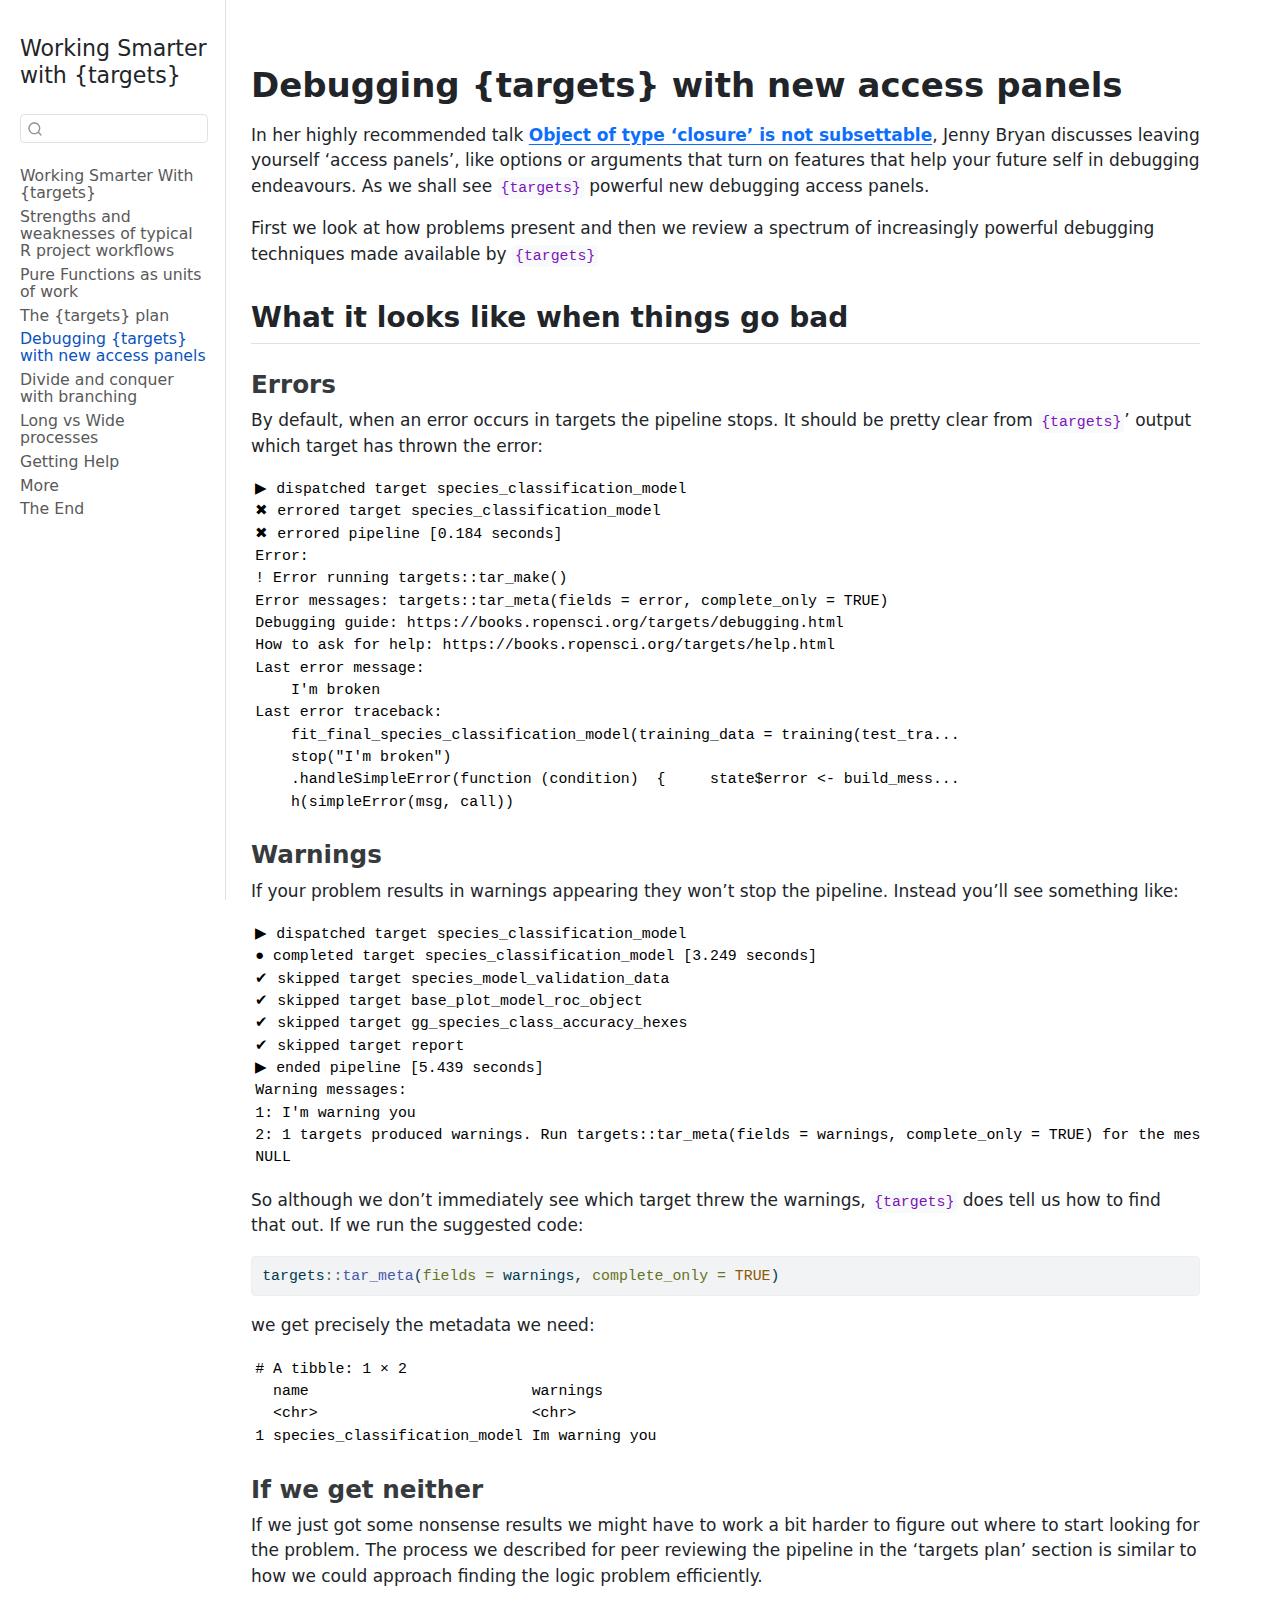
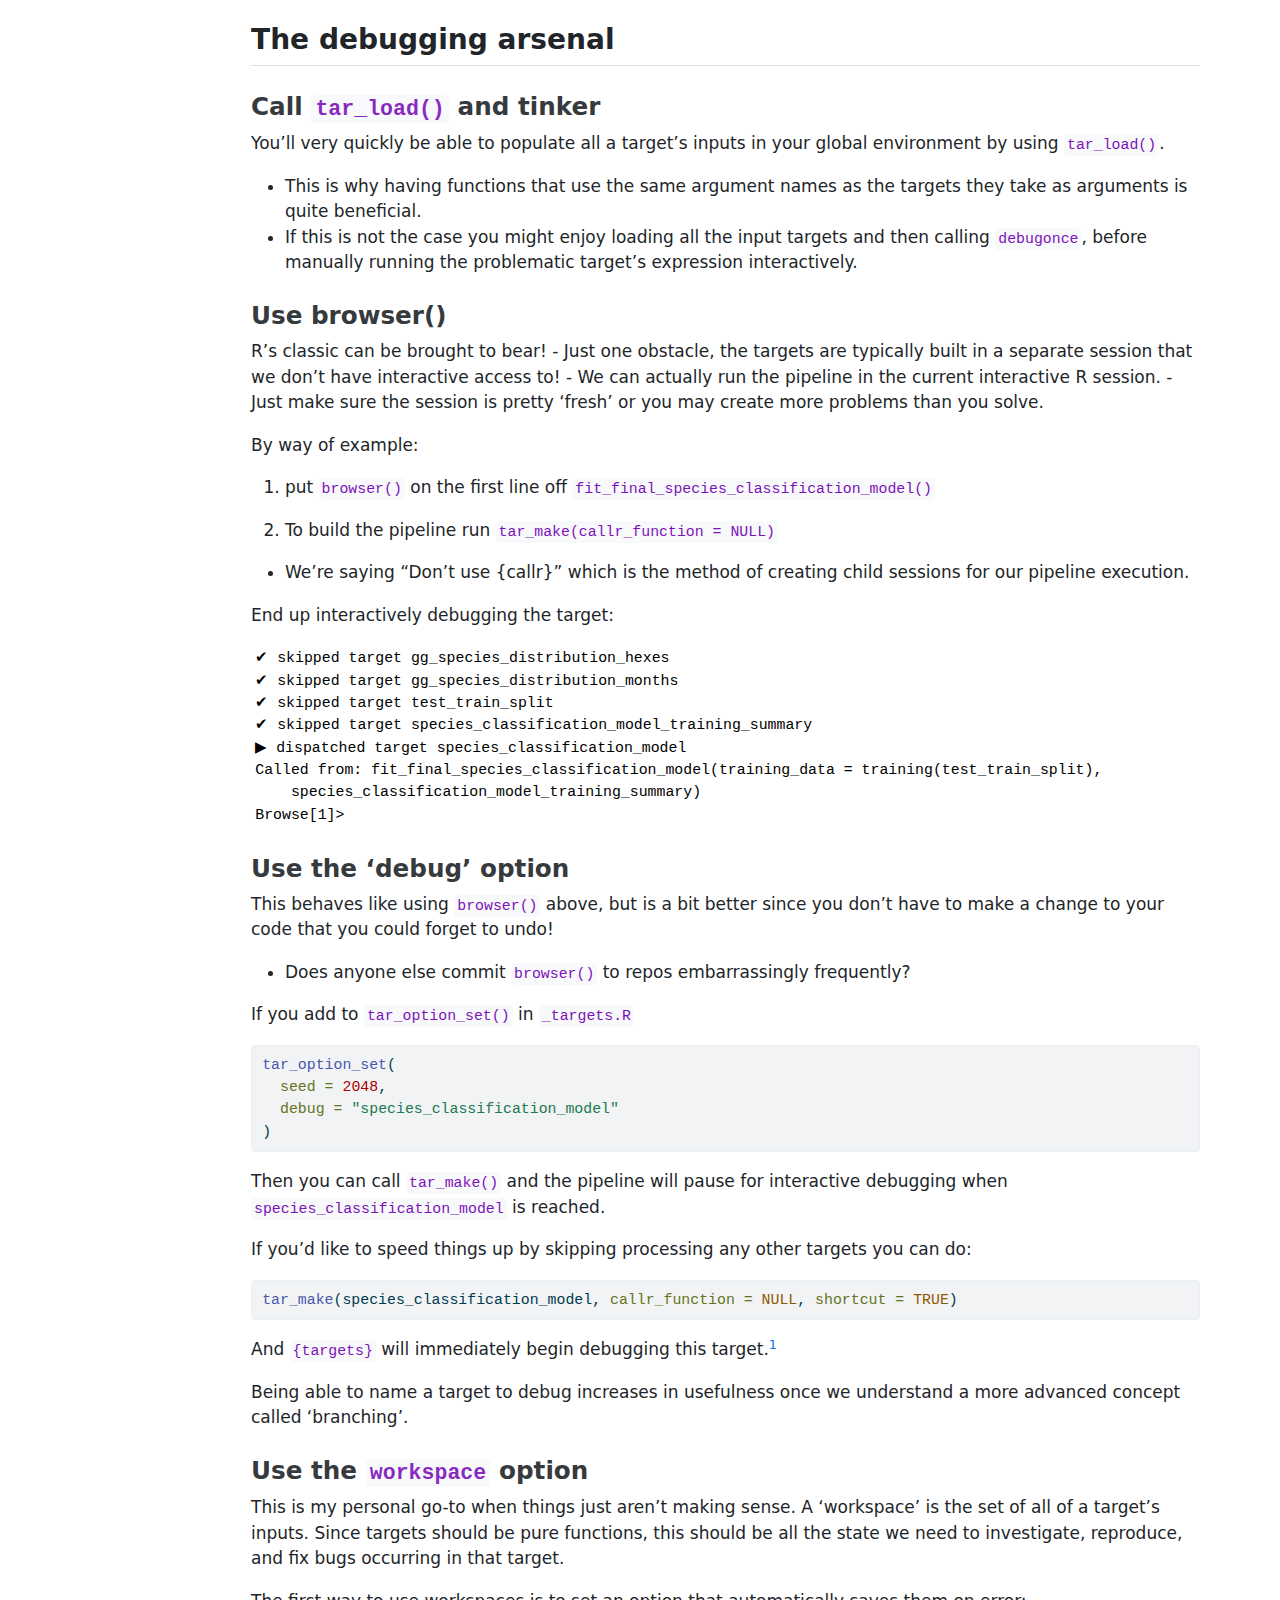
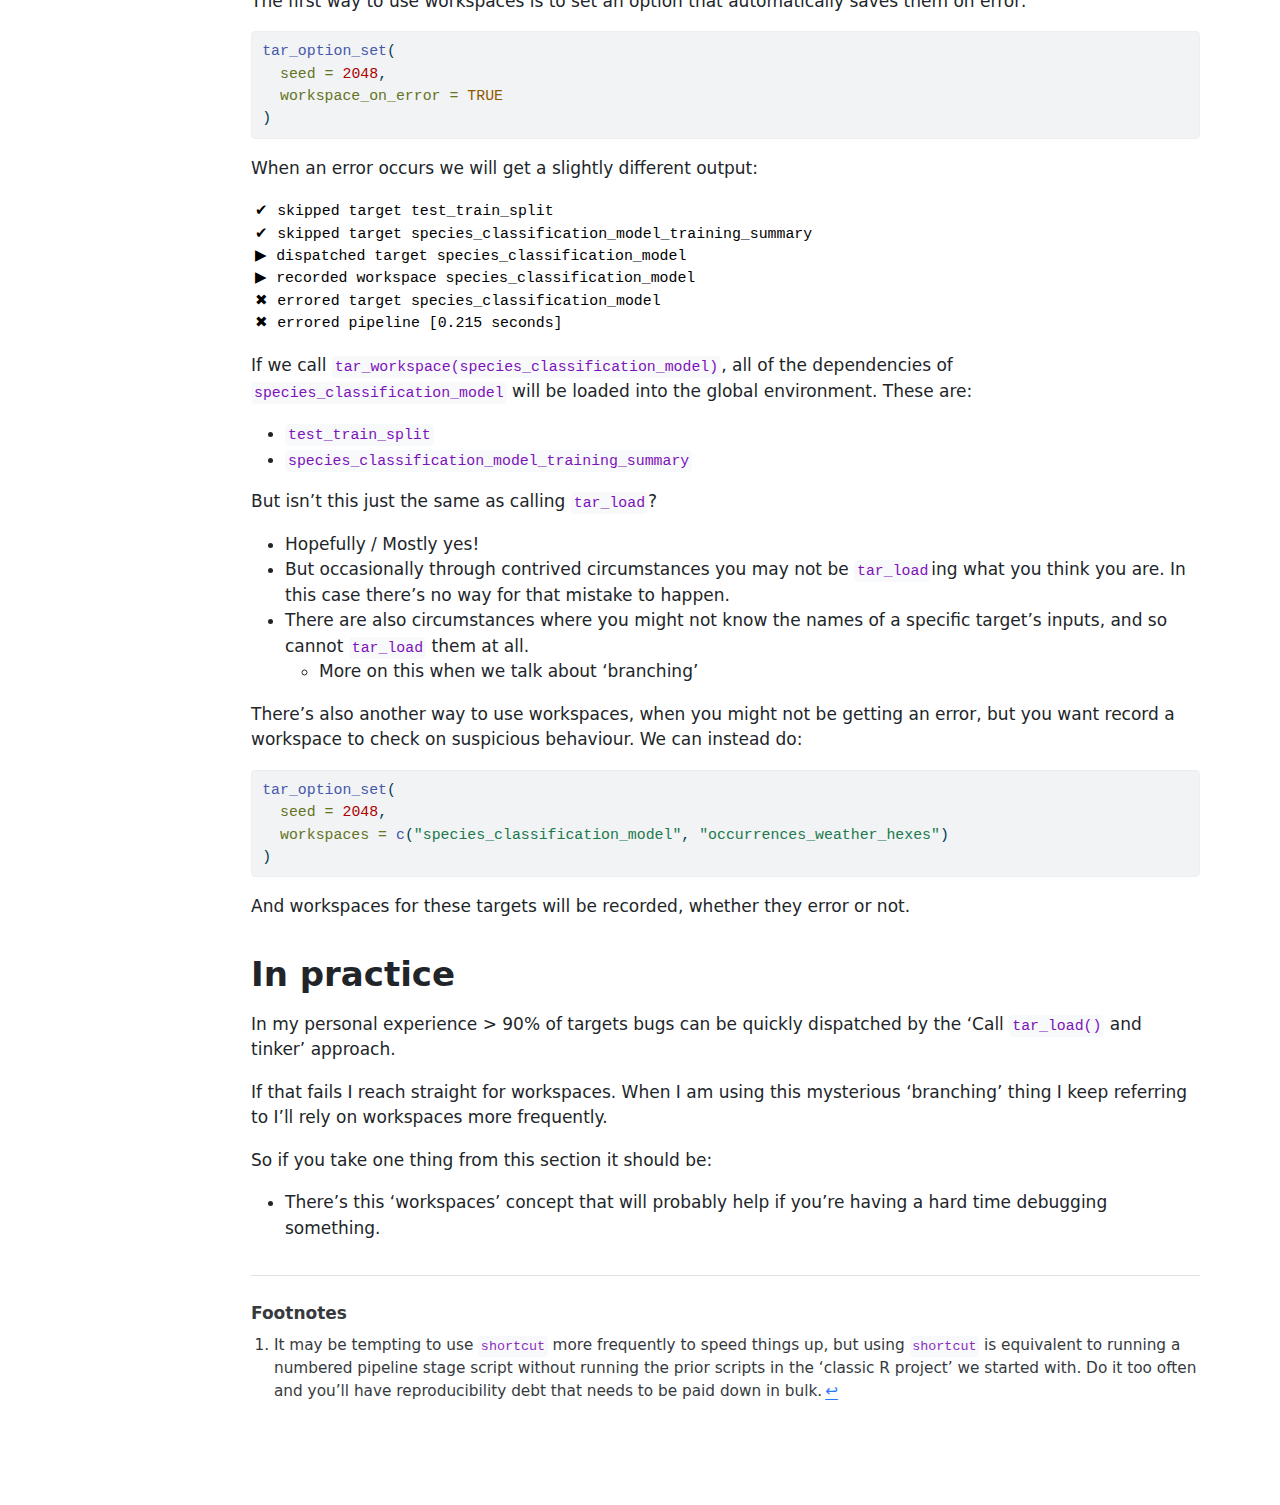
<file: docs/debugging.html>
<!DOCTYPE html>
<html xmlns="http://www.w3.org/1999/xhtml" lang="en" xml:lang="en"><head>

<meta charset="utf-8">
<meta name="generator" content="quarto-1.4.554">

<meta name="viewport" content="width=device-width, initial-scale=1.0, user-scalable=yes">


<title>Working Smarter with {targets}</title>
<style>
code{white-space: pre-wrap;}
span.smallcaps{font-variant: small-caps;}
div.columns{display: flex; gap: min(4vw, 1.5em);}
div.column{flex: auto; overflow-x: auto;}
div.hanging-indent{margin-left: 1.5em; text-indent: -1.5em;}
ul.task-list{list-style: none;}
ul.task-list li input[type="checkbox"] {
  width: 0.8em;
  margin: 0 0.8em 0.2em -1em; /* quarto-specific, see https://github.com/quarto-dev/quarto-cli/issues/4556 */ 
  vertical-align: middle;
}
/* CSS for syntax highlighting */
pre > code.sourceCode { white-space: pre; position: relative; }
pre > code.sourceCode > span { line-height: 1.25; }
pre > code.sourceCode > span:empty { height: 1.2em; }
.sourceCode { overflow: visible; }
code.sourceCode > span { color: inherit; text-decoration: inherit; }
div.sourceCode { margin: 1em 0; }
pre.sourceCode { margin: 0; }
@media screen {
div.sourceCode { overflow: auto; }
}
@media print {
pre > code.sourceCode { white-space: pre-wrap; }
pre > code.sourceCode > span { text-indent: -5em; padding-left: 5em; }
}
pre.numberSource code
  { counter-reset: source-line 0; }
pre.numberSource code > span
  { position: relative; left: -4em; counter-increment: source-line; }
pre.numberSource code > span > a:first-child::before
  { content: counter(source-line);
    position: relative; left: -1em; text-align: right; vertical-align: baseline;
    border: none; display: inline-block;
    -webkit-touch-callout: none; -webkit-user-select: none;
    -khtml-user-select: none; -moz-user-select: none;
    -ms-user-select: none; user-select: none;
    padding: 0 4px; width: 4em;
  }
pre.numberSource { margin-left: 3em;  padding-left: 4px; }
div.sourceCode
  {   }
@media screen {
pre > code.sourceCode > span > a:first-child::before { text-decoration: underline; }
}
</style>


<script src="site_libs/quarto-nav/quarto-nav.js"></script>
<script src="site_libs/quarto-nav/headroom.min.js"></script>
<script src="site_libs/clipboard/clipboard.min.js"></script>
<script src="site_libs/quarto-search/autocomplete.umd.js"></script>
<script src="site_libs/quarto-search/fuse.min.js"></script>
<script src="site_libs/quarto-search/quarto-search.js"></script>
<meta name="quarto:offset" content="./">
<script src="site_libs/quarto-html/quarto.js"></script>
<script src="site_libs/quarto-html/popper.min.js"></script>
<script src="site_libs/quarto-html/tippy.umd.min.js"></script>
<script src="site_libs/quarto-html/anchor.min.js"></script>
<link href="site_libs/quarto-html/tippy.css" rel="stylesheet">
<link href="site_libs/quarto-html/quarto-syntax-highlighting.css" rel="stylesheet" id="quarto-text-highlighting-styles">
<script src="site_libs/bootstrap/bootstrap.min.js"></script>
<link href="site_libs/bootstrap/bootstrap-icons.css" rel="stylesheet">
<link href="site_libs/bootstrap/bootstrap.min.css" rel="stylesheet" id="quarto-bootstrap" data-mode="light">
<script id="quarto-search-options" type="application/json">{
  "location": "sidebar",
  "copy-button": false,
  "collapse-after": 3,
  "panel-placement": "start",
  "type": "textbox",
  "limit": 50,
  "keyboard-shortcut": [
    "f",
    "/",
    "s"
  ],
  "show-item-context": false,
  "language": {
    "search-no-results-text": "No results",
    "search-matching-documents-text": "matching documents",
    "search-copy-link-title": "Copy link to search",
    "search-hide-matches-text": "Hide additional matches",
    "search-more-match-text": "more match in this document",
    "search-more-matches-text": "more matches in this document",
    "search-clear-button-title": "Clear",
    "search-text-placeholder": "",
    "search-detached-cancel-button-title": "Cancel",
    "search-submit-button-title": "Submit",
    "search-label": "Search"
  }
}</script>


</head>

<body class="nav-sidebar docked fullcontent">

<div id="quarto-search-results"></div>
  <header id="quarto-header" class="headroom fixed-top">
  <nav class="quarto-secondary-nav">
    <div class="container-fluid d-flex">
      <button type="button" class="quarto-btn-toggle btn" data-bs-toggle="collapse" data-bs-target=".quarto-sidebar-collapse-item" aria-controls="quarto-sidebar" aria-expanded="false" aria-label="Toggle sidebar navigation" onclick="if (window.quartoToggleHeadroom) { window.quartoToggleHeadroom(); }">
        <i class="bi bi-layout-text-sidebar-reverse"></i>
      </button>
        <nav class="quarto-page-breadcrumbs" aria-label="breadcrumb"><ol class="breadcrumb"><li class="breadcrumb-item"><a href="./debugging.html">Debugging {targets} with new access panels</a></li></ol></nav>
        <a class="flex-grow-1" role="button" data-bs-toggle="collapse" data-bs-target=".quarto-sidebar-collapse-item" aria-controls="quarto-sidebar" aria-expanded="false" aria-label="Toggle sidebar navigation" onclick="if (window.quartoToggleHeadroom) { window.quartoToggleHeadroom(); }">      
        </a>
      <button type="button" class="btn quarto-search-button" aria-label="" onclick="window.quartoOpenSearch();">
        <i class="bi bi-search"></i>
      </button>
    </div>
  </nav>
</header>
<!-- content -->
<div id="quarto-content" class="quarto-container page-columns page-rows-contents page-layout-article">
<!-- sidebar -->
  <nav id="quarto-sidebar" class="sidebar collapse collapse-horizontal quarto-sidebar-collapse-item sidebar-navigation docked overflow-auto">
    <div class="pt-lg-2 mt-2 text-left sidebar-header">
    <div class="sidebar-title mb-0 py-0">
      <a href="./">Working Smarter with {targets}</a> 
    </div>
      </div>
        <div class="mt-2 flex-shrink-0 align-items-center">
        <div class="sidebar-search">
        <div id="quarto-search" class="" title="Search"></div>
        </div>
        </div>
    <div class="sidebar-menu-container"> 
    <ul class="list-unstyled mt-1">
        <li class="sidebar-item">
  <div class="sidebar-item-container"> 
  <a href="./index.html" class="sidebar-item-text sidebar-link">
 <span class="menu-text">Working Smarter With {targets}</span></a>
  </div>
</li>
        <li class="sidebar-item">
  <div class="sidebar-item-container"> 
  <a href="./typical_R_projects.html" class="sidebar-item-text sidebar-link">
 <span class="menu-text">Strengths and weaknesses of typical R project workflows</span></a>
  </div>
</li>
        <li class="sidebar-item">
  <div class="sidebar-item-container"> 
  <a href="./pure_functions.html" class="sidebar-item-text sidebar-link">
 <span class="menu-text">Pure Functions as units of work</span></a>
  </div>
</li>
        <li class="sidebar-item">
  <div class="sidebar-item-container"> 
  <a href="./targets_plan.html" class="sidebar-item-text sidebar-link">
 <span class="menu-text">The {targets} plan</span></a>
  </div>
</li>
        <li class="sidebar-item">
  <div class="sidebar-item-container"> 
  <a href="./debugging.html" class="sidebar-item-text sidebar-link active">
 <span class="menu-text">Debugging {targets} with new access panels</span></a>
  </div>
</li>
        <li class="sidebar-item">
  <div class="sidebar-item-container"> 
  <a href="./branching.html" class="sidebar-item-text sidebar-link">
 <span class="menu-text">Divide and conquer with branching</span></a>
  </div>
</li>
        <li class="sidebar-item">
  <div class="sidebar-item-container"> 
  <a href="./long_vs_wide.html" class="sidebar-item-text sidebar-link">
 <span class="menu-text">Long vs Wide processes</span></a>
  </div>
</li>
        <li class="sidebar-item">
  <div class="sidebar-item-container"> 
  <a href="./getting_help.html" class="sidebar-item-text sidebar-link">
 <span class="menu-text">Getting Help</span></a>
  </div>
</li>
        <li class="sidebar-item">
  <div class="sidebar-item-container"> 
  <a href="./more.html" class="sidebar-item-text sidebar-link">
 <span class="menu-text">More</span></a>
  </div>
</li>
        <li class="sidebar-item">
  <div class="sidebar-item-container"> 
  <a href="./end.html" class="sidebar-item-text sidebar-link">
 <span class="menu-text">The End</span></a>
  </div>
</li>
    </ul>
    </div>
</nav>
<div id="quarto-sidebar-glass" class="quarto-sidebar-collapse-item" data-bs-toggle="collapse" data-bs-target=".quarto-sidebar-collapse-item"></div>
<!-- margin-sidebar -->
    
<!-- main -->
<main class="content" id="quarto-document-content">




<section id="debugging-targets-with-new-access-panels" class="level1">
<h1>Debugging {targets} with new access panels</h1>
<p>In her highly recommended talk <a href="https://www.youtube.com/watch?v=vgYS-F8opgE"><strong>Object of type ‘closure’ is not subsettable</strong></a>, Jenny Bryan discusses leaving yourself ‘access panels’, like options or arguments that turn on features that help your future self in debugging endeavours. As we shall see <code>{targets}</code> powerful new debugging access panels.</p>
<p>First we look at how problems present and then we review a spectrum of increasingly powerful debugging techniques made available by <code>{targets}</code></p>
<section id="what-it-looks-like-when-things-go-bad" class="level2">
<h2 class="anchored" data-anchor-id="what-it-looks-like-when-things-go-bad">What it looks like when things go bad</h2>
<section id="errors" class="level3">
<h3 class="anchored" data-anchor-id="errors">Errors</h3>
<p>By default, when an error occurs in targets the pipeline stops. It should be pretty clear from <code>{targets}</code>’ output which target has thrown the error:</p>
<pre><code>▶ dispatched target species_classification_model
✖ errored target species_classification_model
✖ errored pipeline [0.184 seconds]
Error:
! Error running targets::tar_make()
Error messages: targets::tar_meta(fields = error, complete_only = TRUE)
Debugging guide: https://books.ropensci.org/targets/debugging.html
How to ask for help: https://books.ropensci.org/targets/help.html
Last error message:
    I'm broken
Last error traceback:
    fit_final_species_classification_model(training_data = training(test_tra...
    stop("I'm broken")
    .handleSimpleError(function (condition)  {     state$error &lt;- build_mess...
    h(simpleError(msg, call))</code></pre>
</section>
<section id="warnings" class="level3">
<h3 class="anchored" data-anchor-id="warnings">Warnings</h3>
<p>If your problem results in warnings appearing they won’t stop the pipeline. Instead you’ll see something like:</p>
<pre><code>▶ dispatched target species_classification_model
● completed target species_classification_model [3.249 seconds]
✔ skipped target species_model_validation_data
✔ skipped target base_plot_model_roc_object
✔ skipped target gg_species_class_accuracy_hexes
✔ skipped target report
▶ ended pipeline [5.439 seconds]
Warning messages:
1: I'm warning you
2: 1 targets produced warnings. Run targets::tar_meta(fields = warnings, complete_only = TRUE) for the messages.
NULL</code></pre>
<p>So although we don’t immediately see which target threw the warnings, <code>{targets}</code> does tell us how to find that out. If we run the suggested code:</p>
<div class="cell">
<div class="sourceCode cell-code" id="cb3"><pre class="sourceCode r code-with-copy"><code class="sourceCode r"><span id="cb3-1"><a href="#cb3-1" aria-hidden="true" tabindex="-1"></a>targets<span class="sc">::</span><span class="fu">tar_meta</span>(<span class="at">fields =</span> warnings, <span class="at">complete_only =</span> <span class="cn">TRUE</span>)</span></code><button title="Copy to Clipboard" class="code-copy-button"><i class="bi"></i></button></pre></div>
</div>
<p>we get precisely the metadata we need:</p>
<pre><code># A tibble: 1 × 2
  name                         warnings
  &lt;chr&gt;                        &lt;chr&gt;
1 species_classification_model Im warning you</code></pre>
</section>
<section id="if-we-get-neither" class="level3">
<h3 class="anchored" data-anchor-id="if-we-get-neither">If we get neither</h3>
<p>If we just got some nonsense results we might have to work a bit harder to figure out where to start looking for the problem. The process we described for peer reviewing the pipeline in the ‘targets plan’ section is similar to how we could approach finding the logic problem efficiently.</p>
</section>
</section>
<section id="the-debugging-arsenal" class="level2">
<h2 class="anchored" data-anchor-id="the-debugging-arsenal">The debugging arsenal</h2>
<section id="call-tar_load-and-tinker" class="level3">
<h3 class="anchored" data-anchor-id="call-tar_load-and-tinker">Call <code>tar_load()</code> and tinker</h3>
<p>You’ll very quickly be able to populate all a target’s inputs in your global environment by using <code>tar_load()</code>.</p>
<ul>
<li>This is why having functions that use the same argument names as the targets they take as arguments is quite beneficial.</li>
<li>If this is not the case you might enjoy loading all the input targets and then calling <code>debugonce</code>, before manually running the problematic target’s expression interactively.</li>
</ul>
</section>
<section id="use-browser" class="level3">
<h3 class="anchored" data-anchor-id="use-browser">Use browser()</h3>
<p>R’s classic can be brought to bear! - Just one obstacle, the targets are typically built in a separate session that we don’t have interactive access to! - We can actually run the pipeline in the current interactive R session. - Just make sure the session is pretty ‘fresh’ or you may create more problems than you solve.</p>
<p>By way of example:</p>
<ol type="1">
<li><p>put <code>browser()</code> on the first line off <code>fit_final_species_classification_model()</code></p></li>
<li><p>To build the pipeline run <code>tar_make(callr_function = NULL)</code></p></li>
</ol>
<ul>
<li>We’re saying “Don’t use {callr}” which is the method of creating child sessions for our pipeline execution.</li>
</ul>
<p>End up interactively debugging the target:</p>
<pre><code>✔ skipped target gg_species_distribution_hexes
✔ skipped target gg_species_distribution_months
✔ skipped target test_train_split
✔ skipped target species_classification_model_training_summary
▶ dispatched target species_classification_model
Called from: fit_final_species_classification_model(training_data = training(test_train_split),
    species_classification_model_training_summary)
Browse[1]&gt;</code></pre>
</section>
<section id="use-the-debug-option" class="level3">
<h3 class="anchored" data-anchor-id="use-the-debug-option">Use the ‘debug’ option</h3>
<p>This behaves like using <code>browser()</code> above, but is a bit better since you don’t have to make a change to your code that you could forget to undo!</p>
<ul>
<li>Does anyone else commit <code>browser()</code> to repos embarrassingly frequently?</li>
</ul>
<p>If you add to <code>tar_option_set()</code> in <code>_targets.R</code></p>
<div class="cell">
<div class="sourceCode cell-code" id="cb6"><pre class="sourceCode r code-with-copy"><code class="sourceCode r"><span id="cb6-1"><a href="#cb6-1" aria-hidden="true" tabindex="-1"></a><span class="fu">tar_option_set</span>(</span>
<span id="cb6-2"><a href="#cb6-2" aria-hidden="true" tabindex="-1"></a>  <span class="at">seed =</span> <span class="dv">2048</span>,</span>
<span id="cb6-3"><a href="#cb6-3" aria-hidden="true" tabindex="-1"></a>  <span class="at">debug =</span> <span class="st">"species_classification_model"</span></span>
<span id="cb6-4"><a href="#cb6-4" aria-hidden="true" tabindex="-1"></a>)</span></code><button title="Copy to Clipboard" class="code-copy-button"><i class="bi"></i></button></pre></div>
</div>
<p>Then you can call <code>tar_make()</code> and the pipeline will pause for interactive debugging when <code>species_classification_model</code> is reached.</p>
<p>If you’d like to speed things up by skipping processing any other targets you can do:</p>
<div class="cell">
<div class="sourceCode cell-code" id="cb7"><pre class="sourceCode r code-with-copy"><code class="sourceCode r"><span id="cb7-1"><a href="#cb7-1" aria-hidden="true" tabindex="-1"></a><span class="fu">tar_make</span>(species_classification_model, <span class="at">callr_function =</span> <span class="cn">NULL</span>, <span class="at">shortcut =</span> <span class="cn">TRUE</span>)</span></code><button title="Copy to Clipboard" class="code-copy-button"><i class="bi"></i></button></pre></div>
</div>
<p>And <code>{targets}</code> will immediately begin debugging this target.<a href="#fn1" class="footnote-ref" id="fnref1" role="doc-noteref"><sup>1</sup></a></p>
<p>Being able to name a target to debug increases in usefulness once we understand a more advanced concept called ‘branching’.</p>
</section>
<section id="use-the-workspace-option" class="level3">
<h3 class="anchored" data-anchor-id="use-the-workspace-option">Use the <code>workspace</code> option</h3>
<p>This is my personal go-to when things just aren’t making sense. A ‘workspace’ is the set of all of a target’s inputs. Since targets should be pure functions, this should be all the state we need to investigate, reproduce, and fix bugs occurring in that target.</p>
<p>The first way to use workspaces is to set an option that automatically saves them on error:</p>
<div class="cell">
<div class="sourceCode cell-code" id="cb8"><pre class="sourceCode r code-with-copy"><code class="sourceCode r"><span id="cb8-1"><a href="#cb8-1" aria-hidden="true" tabindex="-1"></a><span class="fu">tar_option_set</span>(</span>
<span id="cb8-2"><a href="#cb8-2" aria-hidden="true" tabindex="-1"></a>  <span class="at">seed =</span> <span class="dv">2048</span>,</span>
<span id="cb8-3"><a href="#cb8-3" aria-hidden="true" tabindex="-1"></a>  <span class="at">workspace_on_error =</span> <span class="cn">TRUE</span></span>
<span id="cb8-4"><a href="#cb8-4" aria-hidden="true" tabindex="-1"></a>)</span></code><button title="Copy to Clipboard" class="code-copy-button"><i class="bi"></i></button></pre></div>
</div>
<p>When an error occurs we will get a slightly different output:</p>
<pre><code>✔ skipped target test_train_split
✔ skipped target species_classification_model_training_summary
▶ dispatched target species_classification_model
▶ recorded workspace species_classification_model
✖ errored target species_classification_model
✖ errored pipeline [0.215 seconds]</code></pre>
<p>If we call <code>tar_workspace(species_classification_model)</code>, all of the dependencies of <code>species_classification_model</code> will be loaded into the global environment. These are:</p>
<ul>
<li><code>test_train_split</code></li>
<li><code>species_classification_model_training_summary</code></li>
</ul>
<p>But isn’t this just the same as calling <code>tar_load</code>?</p>
<ul>
<li>Hopefully / Mostly yes!</li>
<li>But occasionally through contrived circumstances you may not be <code>tar_load</code>ing what you think you are. In this case there’s no way for that mistake to happen.</li>
<li>There are also circumstances where you might not know the names of a specific target’s inputs, and so cannot <code>tar_load</code> them at all.
<ul>
<li>More on this when we talk about ‘branching’</li>
</ul></li>
</ul>
<p>There’s also another way to use workspaces, when you might not be getting an error, but you want record a workspace to check on suspicious behaviour. We can instead do:</p>
<div class="cell">
<div class="sourceCode cell-code" id="cb10"><pre class="sourceCode r code-with-copy"><code class="sourceCode r"><span id="cb10-1"><a href="#cb10-1" aria-hidden="true" tabindex="-1"></a><span class="fu">tar_option_set</span>(</span>
<span id="cb10-2"><a href="#cb10-2" aria-hidden="true" tabindex="-1"></a>  <span class="at">seed =</span> <span class="dv">2048</span>,</span>
<span id="cb10-3"><a href="#cb10-3" aria-hidden="true" tabindex="-1"></a>  <span class="at">workspaces =</span> <span class="fu">c</span>(<span class="st">"species_classification_model"</span>, <span class="st">"occurrences_weather_hexes"</span>)</span>
<span id="cb10-4"><a href="#cb10-4" aria-hidden="true" tabindex="-1"></a>)</span></code><button title="Copy to Clipboard" class="code-copy-button"><i class="bi"></i></button></pre></div>
</div>
<p>And workspaces for these targets will be recorded, whether they error or not.</p>
</section>
</section>
</section>
<section id="in-practice" class="level1">
<h1>In practice</h1>
<p>In my personal experience &gt; 90% of targets bugs can be quickly dispatched by the ‘Call <code>tar_load()</code> and tinker’ approach.</p>
<p>If that fails I reach straight for workspaces. When I am using this mysterious ‘branching’ thing I keep referring to I’ll rely on workspaces more frequently.</p>
<p>So if you take one thing from this section it should be:</p>
<ul>
<li>There’s this ‘workspaces’ concept that will probably help if you’re having a hard time debugging something.</li>
</ul>


</section>


<div id="quarto-appendix" class="default"><section id="footnotes" class="footnotes footnotes-end-of-document" role="doc-endnotes"><h2 class="anchored quarto-appendix-heading">Footnotes</h2>

<ol>
<li id="fn1"><p>It may be tempting to use <code>shortcut</code> more frequently to speed things up, but using <code>shortcut</code> is equivalent to running a numbered pipeline stage script without running the prior scripts in the ‘classic R project’ we started with. Do it too often and you’ll have reproducibility debt that needs to be paid down in bulk.<a href="#fnref1" class="footnote-back" role="doc-backlink">↩︎</a></p></li>
</ol>
</section></div></main> <!-- /main -->
<script id="quarto-html-after-body" type="application/javascript">
window.document.addEventListener("DOMContentLoaded", function (event) {
  const toggleBodyColorMode = (bsSheetEl) => {
    const mode = bsSheetEl.getAttribute("data-mode");
    const bodyEl = window.document.querySelector("body");
    if (mode === "dark") {
      bodyEl.classList.add("quarto-dark");
      bodyEl.classList.remove("quarto-light");
    } else {
      bodyEl.classList.add("quarto-light");
      bodyEl.classList.remove("quarto-dark");
    }
  }
  const toggleBodyColorPrimary = () => {
    const bsSheetEl = window.document.querySelector("link#quarto-bootstrap");
    if (bsSheetEl) {
      toggleBodyColorMode(bsSheetEl);
    }
  }
  toggleBodyColorPrimary();  
  const icon = "";
  const anchorJS = new window.AnchorJS();
  anchorJS.options = {
    placement: 'right',
    icon: icon
  };
  anchorJS.add('.anchored');
  const isCodeAnnotation = (el) => {
    for (const clz of el.classList) {
      if (clz.startsWith('code-annotation-')) {                     
        return true;
      }
    }
    return false;
  }
  const clipboard = new window.ClipboardJS('.code-copy-button', {
    text: function(trigger) {
      const codeEl = trigger.previousElementSibling.cloneNode(true);
      for (const childEl of codeEl.children) {
        if (isCodeAnnotation(childEl)) {
          childEl.remove();
        }
      }
      return codeEl.innerText;
    }
  });
  clipboard.on('success', function(e) {
    // button target
    const button = e.trigger;
    // don't keep focus
    button.blur();
    // flash "checked"
    button.classList.add('code-copy-button-checked');
    var currentTitle = button.getAttribute("title");
    button.setAttribute("title", "Copied!");
    let tooltip;
    if (window.bootstrap) {
      button.setAttribute("data-bs-toggle", "tooltip");
      button.setAttribute("data-bs-placement", "left");
      button.setAttribute("data-bs-title", "Copied!");
      tooltip = new bootstrap.Tooltip(button, 
        { trigger: "manual", 
          customClass: "code-copy-button-tooltip",
          offset: [0, -8]});
      tooltip.show();    
    }
    setTimeout(function() {
      if (tooltip) {
        tooltip.hide();
        button.removeAttribute("data-bs-title");
        button.removeAttribute("data-bs-toggle");
        button.removeAttribute("data-bs-placement");
      }
      button.setAttribute("title", currentTitle);
      button.classList.remove('code-copy-button-checked');
    }, 1000);
    // clear code selection
    e.clearSelection();
  });
    var localhostRegex = new RegExp(/^(?:http|https):\/\/localhost\:?[0-9]*\//);
    var mailtoRegex = new RegExp(/^mailto:/);
      var filterRegex = new RegExp('/' + window.location.host + '/');
    var isInternal = (href) => {
        return filterRegex.test(href) || localhostRegex.test(href) || mailtoRegex.test(href);
    }
    // Inspect non-navigation links and adorn them if external
 	var links = window.document.querySelectorAll('a[href]:not(.nav-link):not(.navbar-brand):not(.toc-action):not(.sidebar-link):not(.sidebar-item-toggle):not(.pagination-link):not(.no-external):not([aria-hidden]):not(.dropdown-item):not(.quarto-navigation-tool)');
    for (var i=0; i<links.length; i++) {
      const link = links[i];
      if (!isInternal(link.href)) {
        // undo the damage that might have been done by quarto-nav.js in the case of
        // links that we want to consider external
        if (link.dataset.originalHref !== undefined) {
          link.href = link.dataset.originalHref;
        }
      }
    }
  function tippyHover(el, contentFn, onTriggerFn, onUntriggerFn) {
    const config = {
      allowHTML: true,
      maxWidth: 500,
      delay: 100,
      arrow: false,
      appendTo: function(el) {
          return el.parentElement;
      },
      interactive: true,
      interactiveBorder: 10,
      theme: 'quarto',
      placement: 'bottom-start',
    };
    if (contentFn) {
      config.content = contentFn;
    }
    if (onTriggerFn) {
      config.onTrigger = onTriggerFn;
    }
    if (onUntriggerFn) {
      config.onUntrigger = onUntriggerFn;
    }
    window.tippy(el, config); 
  }
  const noterefs = window.document.querySelectorAll('a[role="doc-noteref"]');
  for (var i=0; i<noterefs.length; i++) {
    const ref = noterefs[i];
    tippyHover(ref, function() {
      // use id or data attribute instead here
      let href = ref.getAttribute('data-footnote-href') || ref.getAttribute('href');
      try { href = new URL(href).hash; } catch {}
      const id = href.replace(/^#\/?/, "");
      const note = window.document.getElementById(id);
      if (note) {
        return note.innerHTML;
      } else {
        return "";
      }
    });
  }
  const xrefs = window.document.querySelectorAll('a.quarto-xref');
  const processXRef = (id, note) => {
    // Strip column container classes
    const stripColumnClz = (el) => {
      el.classList.remove("page-full", "page-columns");
      if (el.children) {
        for (const child of el.children) {
          stripColumnClz(child);
        }
      }
    }
    stripColumnClz(note)
    if (id === null || id.startsWith('sec-')) {
      // Special case sections, only their first couple elements
      const container = document.createElement("div");
      if (note.children && note.children.length > 2) {
        container.appendChild(note.children[0].cloneNode(true));
        for (let i = 1; i < note.children.length; i++) {
          const child = note.children[i];
          if (child.tagName === "P" && child.innerText === "") {
            continue;
          } else {
            container.appendChild(child.cloneNode(true));
            break;
          }
        }
        if (window.Quarto?.typesetMath) {
          window.Quarto.typesetMath(container);
        }
        return container.innerHTML
      } else {
        if (window.Quarto?.typesetMath) {
          window.Quarto.typesetMath(note);
        }
        return note.innerHTML;
      }
    } else {
      // Remove any anchor links if they are present
      const anchorLink = note.querySelector('a.anchorjs-link');
      if (anchorLink) {
        anchorLink.remove();
      }
      if (window.Quarto?.typesetMath) {
        window.Quarto.typesetMath(note);
      }
      // TODO in 1.5, we should make sure this works without a callout special case
      if (note.classList.contains("callout")) {
        return note.outerHTML;
      } else {
        return note.innerHTML;
      }
    }
  }
  for (var i=0; i<xrefs.length; i++) {
    const xref = xrefs[i];
    tippyHover(xref, undefined, function(instance) {
      instance.disable();
      let url = xref.getAttribute('href');
      let hash = undefined; 
      if (url.startsWith('#')) {
        hash = url;
      } else {
        try { hash = new URL(url).hash; } catch {}
      }
      if (hash) {
        const id = hash.replace(/^#\/?/, "");
        const note = window.document.getElementById(id);
        if (note !== null) {
          try {
            const html = processXRef(id, note.cloneNode(true));
            instance.setContent(html);
          } finally {
            instance.enable();
            instance.show();
          }
        } else {
          // See if we can fetch this
          fetch(url.split('#')[0])
          .then(res => res.text())
          .then(html => {
            const parser = new DOMParser();
            const htmlDoc = parser.parseFromString(html, "text/html");
            const note = htmlDoc.getElementById(id);
            if (note !== null) {
              const html = processXRef(id, note);
              instance.setContent(html);
            } 
          }).finally(() => {
            instance.enable();
            instance.show();
          });
        }
      } else {
        // See if we can fetch a full url (with no hash to target)
        // This is a special case and we should probably do some content thinning / targeting
        fetch(url)
        .then(res => res.text())
        .then(html => {
          const parser = new DOMParser();
          const htmlDoc = parser.parseFromString(html, "text/html");
          const note = htmlDoc.querySelector('main.content');
          if (note !== null) {
            // This should only happen for chapter cross references
            // (since there is no id in the URL)
            // remove the first header
            if (note.children.length > 0 && note.children[0].tagName === "HEADER") {
              note.children[0].remove();
            }
            const html = processXRef(null, note);
            instance.setContent(html);
          } 
        }).finally(() => {
          instance.enable();
          instance.show();
        });
      }
    }, function(instance) {
    });
  }
      let selectedAnnoteEl;
      const selectorForAnnotation = ( cell, annotation) => {
        let cellAttr = 'data-code-cell="' + cell + '"';
        let lineAttr = 'data-code-annotation="' +  annotation + '"';
        const selector = 'span[' + cellAttr + '][' + lineAttr + ']';
        return selector;
      }
      const selectCodeLines = (annoteEl) => {
        const doc = window.document;
        const targetCell = annoteEl.getAttribute("data-target-cell");
        const targetAnnotation = annoteEl.getAttribute("data-target-annotation");
        const annoteSpan = window.document.querySelector(selectorForAnnotation(targetCell, targetAnnotation));
        const lines = annoteSpan.getAttribute("data-code-lines").split(",");
        const lineIds = lines.map((line) => {
          return targetCell + "-" + line;
        })
        let top = null;
        let height = null;
        let parent = null;
        if (lineIds.length > 0) {
            //compute the position of the single el (top and bottom and make a div)
            const el = window.document.getElementById(lineIds[0]);
            top = el.offsetTop;
            height = el.offsetHeight;
            parent = el.parentElement.parentElement;
          if (lineIds.length > 1) {
            const lastEl = window.document.getElementById(lineIds[lineIds.length - 1]);
            const bottom = lastEl.offsetTop + lastEl.offsetHeight;
            height = bottom - top;
          }
          if (top !== null && height !== null && parent !== null) {
            // cook up a div (if necessary) and position it 
            let div = window.document.getElementById("code-annotation-line-highlight");
            if (div === null) {
              div = window.document.createElement("div");
              div.setAttribute("id", "code-annotation-line-highlight");
              div.style.position = 'absolute';
              parent.appendChild(div);
            }
            div.style.top = top - 2 + "px";
            div.style.height = height + 4 + "px";
            div.style.left = 0;
            let gutterDiv = window.document.getElementById("code-annotation-line-highlight-gutter");
            if (gutterDiv === null) {
              gutterDiv = window.document.createElement("div");
              gutterDiv.setAttribute("id", "code-annotation-line-highlight-gutter");
              gutterDiv.style.position = 'absolute';
              const codeCell = window.document.getElementById(targetCell);
              const gutter = codeCell.querySelector('.code-annotation-gutter');
              gutter.appendChild(gutterDiv);
            }
            gutterDiv.style.top = top - 2 + "px";
            gutterDiv.style.height = height + 4 + "px";
          }
          selectedAnnoteEl = annoteEl;
        }
      };
      const unselectCodeLines = () => {
        const elementsIds = ["code-annotation-line-highlight", "code-annotation-line-highlight-gutter"];
        elementsIds.forEach((elId) => {
          const div = window.document.getElementById(elId);
          if (div) {
            div.remove();
          }
        });
        selectedAnnoteEl = undefined;
      };
        // Handle positioning of the toggle
    window.addEventListener(
      "resize",
      throttle(() => {
        elRect = undefined;
        if (selectedAnnoteEl) {
          selectCodeLines(selectedAnnoteEl);
        }
      }, 10)
    );
    function throttle(fn, ms) {
    let throttle = false;
    let timer;
      return (...args) => {
        if(!throttle) { // first call gets through
            fn.apply(this, args);
            throttle = true;
        } else { // all the others get throttled
            if(timer) clearTimeout(timer); // cancel #2
            timer = setTimeout(() => {
              fn.apply(this, args);
              timer = throttle = false;
            }, ms);
        }
      };
    }
      // Attach click handler to the DT
      const annoteDls = window.document.querySelectorAll('dt[data-target-cell]');
      for (const annoteDlNode of annoteDls) {
        annoteDlNode.addEventListener('click', (event) => {
          const clickedEl = event.target;
          if (clickedEl !== selectedAnnoteEl) {
            unselectCodeLines();
            const activeEl = window.document.querySelector('dt[data-target-cell].code-annotation-active');
            if (activeEl) {
              activeEl.classList.remove('code-annotation-active');
            }
            selectCodeLines(clickedEl);
            clickedEl.classList.add('code-annotation-active');
          } else {
            // Unselect the line
            unselectCodeLines();
            clickedEl.classList.remove('code-annotation-active');
          }
        });
      }
  const findCites = (el) => {
    const parentEl = el.parentElement;
    if (parentEl) {
      const cites = parentEl.dataset.cites;
      if (cites) {
        return {
          el,
          cites: cites.split(' ')
        };
      } else {
        return findCites(el.parentElement)
      }
    } else {
      return undefined;
    }
  };
  var bibliorefs = window.document.querySelectorAll('a[role="doc-biblioref"]');
  for (var i=0; i<bibliorefs.length; i++) {
    const ref = bibliorefs[i];
    const citeInfo = findCites(ref);
    if (citeInfo) {
      tippyHover(citeInfo.el, function() {
        var popup = window.document.createElement('div');
        citeInfo.cites.forEach(function(cite) {
          var citeDiv = window.document.createElement('div');
          citeDiv.classList.add('hanging-indent');
          citeDiv.classList.add('csl-entry');
          var biblioDiv = window.document.getElementById('ref-' + cite);
          if (biblioDiv) {
            citeDiv.innerHTML = biblioDiv.innerHTML;
          }
          popup.appendChild(citeDiv);
        });
        return popup.innerHTML;
      });
    }
  }
});
</script>
</div> <!-- /content -->




</body></html>
</file>
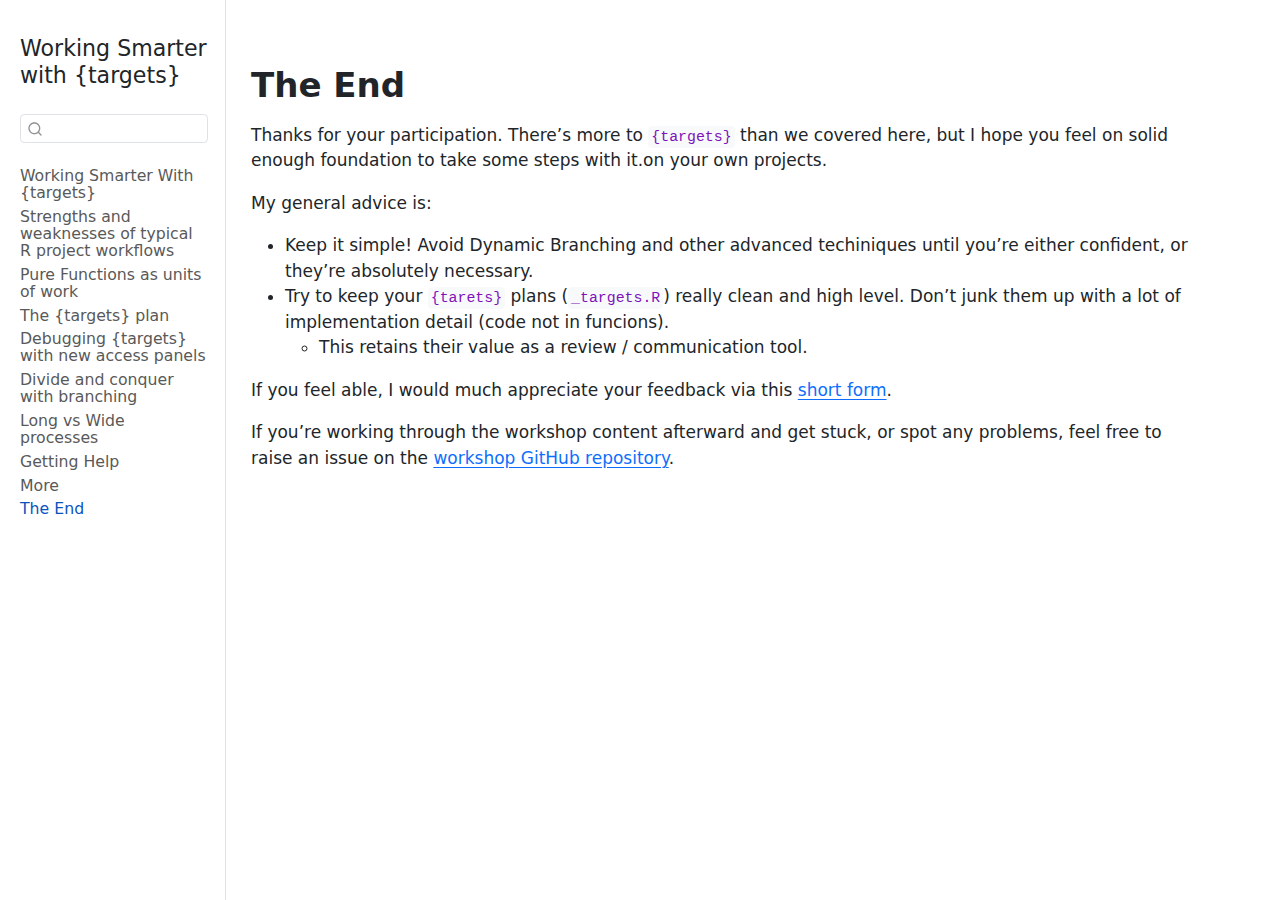
<file: docs/end.html>
<!DOCTYPE html>
<html xmlns="http://www.w3.org/1999/xhtml" lang="en" xml:lang="en"><head>

<meta charset="utf-8">
<meta name="generator" content="quarto-1.4.554">

<meta name="viewport" content="width=device-width, initial-scale=1.0, user-scalable=yes">


<title>Working Smarter with {targets}</title>
<style>
code{white-space: pre-wrap;}
span.smallcaps{font-variant: small-caps;}
div.columns{display: flex; gap: min(4vw, 1.5em);}
div.column{flex: auto; overflow-x: auto;}
div.hanging-indent{margin-left: 1.5em; text-indent: -1.5em;}
ul.task-list{list-style: none;}
ul.task-list li input[type="checkbox"] {
  width: 0.8em;
  margin: 0 0.8em 0.2em -1em; /* quarto-specific, see https://github.com/quarto-dev/quarto-cli/issues/4556 */ 
  vertical-align: middle;
}
</style>


<script src="site_libs/quarto-nav/quarto-nav.js"></script>
<script src="site_libs/quarto-nav/headroom.min.js"></script>
<script src="site_libs/clipboard/clipboard.min.js"></script>
<script src="site_libs/quarto-search/autocomplete.umd.js"></script>
<script src="site_libs/quarto-search/fuse.min.js"></script>
<script src="site_libs/quarto-search/quarto-search.js"></script>
<meta name="quarto:offset" content="./">
<script src="site_libs/quarto-html/quarto.js"></script>
<script src="site_libs/quarto-html/popper.min.js"></script>
<script src="site_libs/quarto-html/tippy.umd.min.js"></script>
<script src="site_libs/quarto-html/anchor.min.js"></script>
<link href="site_libs/quarto-html/tippy.css" rel="stylesheet">
<link href="site_libs/quarto-html/quarto-syntax-highlighting.css" rel="stylesheet" id="quarto-text-highlighting-styles">
<script src="site_libs/bootstrap/bootstrap.min.js"></script>
<link href="site_libs/bootstrap/bootstrap-icons.css" rel="stylesheet">
<link href="site_libs/bootstrap/bootstrap.min.css" rel="stylesheet" id="quarto-bootstrap" data-mode="light">
<script id="quarto-search-options" type="application/json">{
  "location": "sidebar",
  "copy-button": false,
  "collapse-after": 3,
  "panel-placement": "start",
  "type": "textbox",
  "limit": 50,
  "keyboard-shortcut": [
    "f",
    "/",
    "s"
  ],
  "show-item-context": false,
  "language": {
    "search-no-results-text": "No results",
    "search-matching-documents-text": "matching documents",
    "search-copy-link-title": "Copy link to search",
    "search-hide-matches-text": "Hide additional matches",
    "search-more-match-text": "more match in this document",
    "search-more-matches-text": "more matches in this document",
    "search-clear-button-title": "Clear",
    "search-text-placeholder": "",
    "search-detached-cancel-button-title": "Cancel",
    "search-submit-button-title": "Submit",
    "search-label": "Search"
  }
}</script>


</head>

<body class="nav-sidebar docked fullcontent">

<div id="quarto-search-results"></div>
  <header id="quarto-header" class="headroom fixed-top">
  <nav class="quarto-secondary-nav">
    <div class="container-fluid d-flex">
      <button type="button" class="quarto-btn-toggle btn" data-bs-toggle="collapse" data-bs-target=".quarto-sidebar-collapse-item" aria-controls="quarto-sidebar" aria-expanded="false" aria-label="Toggle sidebar navigation" onclick="if (window.quartoToggleHeadroom) { window.quartoToggleHeadroom(); }">
        <i class="bi bi-layout-text-sidebar-reverse"></i>
      </button>
        <nav class="quarto-page-breadcrumbs" aria-label="breadcrumb"><ol class="breadcrumb"><li class="breadcrumb-item"><a href="./end.html">The End</a></li></ol></nav>
        <a class="flex-grow-1" role="button" data-bs-toggle="collapse" data-bs-target=".quarto-sidebar-collapse-item" aria-controls="quarto-sidebar" aria-expanded="false" aria-label="Toggle sidebar navigation" onclick="if (window.quartoToggleHeadroom) { window.quartoToggleHeadroom(); }">      
        </a>
      <button type="button" class="btn quarto-search-button" aria-label="" onclick="window.quartoOpenSearch();">
        <i class="bi bi-search"></i>
      </button>
    </div>
  </nav>
</header>
<!-- content -->
<div id="quarto-content" class="quarto-container page-columns page-rows-contents page-layout-article">
<!-- sidebar -->
  <nav id="quarto-sidebar" class="sidebar collapse collapse-horizontal quarto-sidebar-collapse-item sidebar-navigation docked overflow-auto">
    <div class="pt-lg-2 mt-2 text-left sidebar-header">
    <div class="sidebar-title mb-0 py-0">
      <a href="./">Working Smarter with {targets}</a> 
    </div>
      </div>
        <div class="mt-2 flex-shrink-0 align-items-center">
        <div class="sidebar-search">
        <div id="quarto-search" class="" title="Search"></div>
        </div>
        </div>
    <div class="sidebar-menu-container"> 
    <ul class="list-unstyled mt-1">
        <li class="sidebar-item">
  <div class="sidebar-item-container"> 
  <a href="./index.html" class="sidebar-item-text sidebar-link">
 <span class="menu-text">Working Smarter With {targets}</span></a>
  </div>
</li>
        <li class="sidebar-item">
  <div class="sidebar-item-container"> 
  <a href="./typical_R_projects.html" class="sidebar-item-text sidebar-link">
 <span class="menu-text">Strengths and weaknesses of typical R project workflows</span></a>
  </div>
</li>
        <li class="sidebar-item">
  <div class="sidebar-item-container"> 
  <a href="./pure_functions.html" class="sidebar-item-text sidebar-link">
 <span class="menu-text">Pure Functions as units of work</span></a>
  </div>
</li>
        <li class="sidebar-item">
  <div class="sidebar-item-container"> 
  <a href="./targets_plan.html" class="sidebar-item-text sidebar-link">
 <span class="menu-text">The {targets} plan</span></a>
  </div>
</li>
        <li class="sidebar-item">
  <div class="sidebar-item-container"> 
  <a href="./debugging.html" class="sidebar-item-text sidebar-link">
 <span class="menu-text">Debugging {targets} with new access panels</span></a>
  </div>
</li>
        <li class="sidebar-item">
  <div class="sidebar-item-container"> 
  <a href="./branching.html" class="sidebar-item-text sidebar-link">
 <span class="menu-text">Divide and conquer with branching</span></a>
  </div>
</li>
        <li class="sidebar-item">
  <div class="sidebar-item-container"> 
  <a href="./long_vs_wide.html" class="sidebar-item-text sidebar-link">
 <span class="menu-text">Long vs Wide processes</span></a>
  </div>
</li>
        <li class="sidebar-item">
  <div class="sidebar-item-container"> 
  <a href="./getting_help.html" class="sidebar-item-text sidebar-link">
 <span class="menu-text">Getting Help</span></a>
  </div>
</li>
        <li class="sidebar-item">
  <div class="sidebar-item-container"> 
  <a href="./more.html" class="sidebar-item-text sidebar-link">
 <span class="menu-text">More</span></a>
  </div>
</li>
        <li class="sidebar-item">
  <div class="sidebar-item-container"> 
  <a href="./end.html" class="sidebar-item-text sidebar-link active">
 <span class="menu-text">The End</span></a>
  </div>
</li>
    </ul>
    </div>
</nav>
<div id="quarto-sidebar-glass" class="quarto-sidebar-collapse-item" data-bs-toggle="collapse" data-bs-target=".quarto-sidebar-collapse-item"></div>
<!-- margin-sidebar -->
    
<!-- main -->
<main class="content" id="quarto-document-content">




<section id="the-end" class="level1">
<h1>The End</h1>
<p>Thanks for your participation. There’s more to <code>{targets}</code> than we covered here, but I hope you feel on solid enough foundation to take some steps with it.on your own projects.</p>
<p>My general advice is:</p>
<ul>
<li>Keep it simple! Avoid Dynamic Branching and other advanced techiniques until you’re either confident, or they’re absolutely necessary.</li>
<li>Try to keep your <code>{tarets}</code> plans (<code>_targets.R</code>) really clean and high level. Don’t junk them up with a lot of implementation detail (code not in funcions).
<ul>
<li>This retains their value as a review / communication tool.</li>
</ul></li>
</ul>
<p>If you feel able, I would much appreciate your feedback via this <a href="https://forms.gle/eZNiu6v97xc5AQZHA">short form</a>.</p>
<p>If you’re working through the workshop content afterward and get stuck, or spot any problems, feel free to raise an issue on the <a href="https://github.com/MilesMcBain/ssa_targets_workshop">workshop GitHub repository</a>.</p>


</section>

</main> <!-- /main -->
<script id="quarto-html-after-body" type="application/javascript">
window.document.addEventListener("DOMContentLoaded", function (event) {
  const toggleBodyColorMode = (bsSheetEl) => {
    const mode = bsSheetEl.getAttribute("data-mode");
    const bodyEl = window.document.querySelector("body");
    if (mode === "dark") {
      bodyEl.classList.add("quarto-dark");
      bodyEl.classList.remove("quarto-light");
    } else {
      bodyEl.classList.add("quarto-light");
      bodyEl.classList.remove("quarto-dark");
    }
  }
  const toggleBodyColorPrimary = () => {
    const bsSheetEl = window.document.querySelector("link#quarto-bootstrap");
    if (bsSheetEl) {
      toggleBodyColorMode(bsSheetEl);
    }
  }
  toggleBodyColorPrimary();  
  const icon = "";
  const anchorJS = new window.AnchorJS();
  anchorJS.options = {
    placement: 'right',
    icon: icon
  };
  anchorJS.add('.anchored');
  const isCodeAnnotation = (el) => {
    for (const clz of el.classList) {
      if (clz.startsWith('code-annotation-')) {                     
        return true;
      }
    }
    return false;
  }
  const clipboard = new window.ClipboardJS('.code-copy-button', {
    text: function(trigger) {
      const codeEl = trigger.previousElementSibling.cloneNode(true);
      for (const childEl of codeEl.children) {
        if (isCodeAnnotation(childEl)) {
          childEl.remove();
        }
      }
      return codeEl.innerText;
    }
  });
  clipboard.on('success', function(e) {
    // button target
    const button = e.trigger;
    // don't keep focus
    button.blur();
    // flash "checked"
    button.classList.add('code-copy-button-checked');
    var currentTitle = button.getAttribute("title");
    button.setAttribute("title", "Copied!");
    let tooltip;
    if (window.bootstrap) {
      button.setAttribute("data-bs-toggle", "tooltip");
      button.setAttribute("data-bs-placement", "left");
      button.setAttribute("data-bs-title", "Copied!");
      tooltip = new bootstrap.Tooltip(button, 
        { trigger: "manual", 
          customClass: "code-copy-button-tooltip",
          offset: [0, -8]});
      tooltip.show();    
    }
    setTimeout(function() {
      if (tooltip) {
        tooltip.hide();
        button.removeAttribute("data-bs-title");
        button.removeAttribute("data-bs-toggle");
        button.removeAttribute("data-bs-placement");
      }
      button.setAttribute("title", currentTitle);
      button.classList.remove('code-copy-button-checked');
    }, 1000);
    // clear code selection
    e.clearSelection();
  });
    var localhostRegex = new RegExp(/^(?:http|https):\/\/localhost\:?[0-9]*\//);
    var mailtoRegex = new RegExp(/^mailto:/);
      var filterRegex = new RegExp('/' + window.location.host + '/');
    var isInternal = (href) => {
        return filterRegex.test(href) || localhostRegex.test(href) || mailtoRegex.test(href);
    }
    // Inspect non-navigation links and adorn them if external
 	var links = window.document.querySelectorAll('a[href]:not(.nav-link):not(.navbar-brand):not(.toc-action):not(.sidebar-link):not(.sidebar-item-toggle):not(.pagination-link):not(.no-external):not([aria-hidden]):not(.dropdown-item):not(.quarto-navigation-tool)');
    for (var i=0; i<links.length; i++) {
      const link = links[i];
      if (!isInternal(link.href)) {
        // undo the damage that might have been done by quarto-nav.js in the case of
        // links that we want to consider external
        if (link.dataset.originalHref !== undefined) {
          link.href = link.dataset.originalHref;
        }
      }
    }
  function tippyHover(el, contentFn, onTriggerFn, onUntriggerFn) {
    const config = {
      allowHTML: true,
      maxWidth: 500,
      delay: 100,
      arrow: false,
      appendTo: function(el) {
          return el.parentElement;
      },
      interactive: true,
      interactiveBorder: 10,
      theme: 'quarto',
      placement: 'bottom-start',
    };
    if (contentFn) {
      config.content = contentFn;
    }
    if (onTriggerFn) {
      config.onTrigger = onTriggerFn;
    }
    if (onUntriggerFn) {
      config.onUntrigger = onUntriggerFn;
    }
    window.tippy(el, config); 
  }
  const noterefs = window.document.querySelectorAll('a[role="doc-noteref"]');
  for (var i=0; i<noterefs.length; i++) {
    const ref = noterefs[i];
    tippyHover(ref, function() {
      // use id or data attribute instead here
      let href = ref.getAttribute('data-footnote-href') || ref.getAttribute('href');
      try { href = new URL(href).hash; } catch {}
      const id = href.replace(/^#\/?/, "");
      const note = window.document.getElementById(id);
      if (note) {
        return note.innerHTML;
      } else {
        return "";
      }
    });
  }
  const xrefs = window.document.querySelectorAll('a.quarto-xref');
  const processXRef = (id, note) => {
    // Strip column container classes
    const stripColumnClz = (el) => {
      el.classList.remove("page-full", "page-columns");
      if (el.children) {
        for (const child of el.children) {
          stripColumnClz(child);
        }
      }
    }
    stripColumnClz(note)
    if (id === null || id.startsWith('sec-')) {
      // Special case sections, only their first couple elements
      const container = document.createElement("div");
      if (note.children && note.children.length > 2) {
        container.appendChild(note.children[0].cloneNode(true));
        for (let i = 1; i < note.children.length; i++) {
          const child = note.children[i];
          if (child.tagName === "P" && child.innerText === "") {
            continue;
          } else {
            container.appendChild(child.cloneNode(true));
            break;
          }
        }
        if (window.Quarto?.typesetMath) {
          window.Quarto.typesetMath(container);
        }
        return container.innerHTML
      } else {
        if (window.Quarto?.typesetMath) {
          window.Quarto.typesetMath(note);
        }
        return note.innerHTML;
      }
    } else {
      // Remove any anchor links if they are present
      const anchorLink = note.querySelector('a.anchorjs-link');
      if (anchorLink) {
        anchorLink.remove();
      }
      if (window.Quarto?.typesetMath) {
        window.Quarto.typesetMath(note);
      }
      // TODO in 1.5, we should make sure this works without a callout special case
      if (note.classList.contains("callout")) {
        return note.outerHTML;
      } else {
        return note.innerHTML;
      }
    }
  }
  for (var i=0; i<xrefs.length; i++) {
    const xref = xrefs[i];
    tippyHover(xref, undefined, function(instance) {
      instance.disable();
      let url = xref.getAttribute('href');
      let hash = undefined; 
      if (url.startsWith('#')) {
        hash = url;
      } else {
        try { hash = new URL(url).hash; } catch {}
      }
      if (hash) {
        const id = hash.replace(/^#\/?/, "");
        const note = window.document.getElementById(id);
        if (note !== null) {
          try {
            const html = processXRef(id, note.cloneNode(true));
            instance.setContent(html);
          } finally {
            instance.enable();
            instance.show();
          }
        } else {
          // See if we can fetch this
          fetch(url.split('#')[0])
          .then(res => res.text())
          .then(html => {
            const parser = new DOMParser();
            const htmlDoc = parser.parseFromString(html, "text/html");
            const note = htmlDoc.getElementById(id);
            if (note !== null) {
              const html = processXRef(id, note);
              instance.setContent(html);
            } 
          }).finally(() => {
            instance.enable();
            instance.show();
          });
        }
      } else {
        // See if we can fetch a full url (with no hash to target)
        // This is a special case and we should probably do some content thinning / targeting
        fetch(url)
        .then(res => res.text())
        .then(html => {
          const parser = new DOMParser();
          const htmlDoc = parser.parseFromString(html, "text/html");
          const note = htmlDoc.querySelector('main.content');
          if (note !== null) {
            // This should only happen for chapter cross references
            // (since there is no id in the URL)
            // remove the first header
            if (note.children.length > 0 && note.children[0].tagName === "HEADER") {
              note.children[0].remove();
            }
            const html = processXRef(null, note);
            instance.setContent(html);
          } 
        }).finally(() => {
          instance.enable();
          instance.show();
        });
      }
    }, function(instance) {
    });
  }
      let selectedAnnoteEl;
      const selectorForAnnotation = ( cell, annotation) => {
        let cellAttr = 'data-code-cell="' + cell + '"';
        let lineAttr = 'data-code-annotation="' +  annotation + '"';
        const selector = 'span[' + cellAttr + '][' + lineAttr + ']';
        return selector;
      }
      const selectCodeLines = (annoteEl) => {
        const doc = window.document;
        const targetCell = annoteEl.getAttribute("data-target-cell");
        const targetAnnotation = annoteEl.getAttribute("data-target-annotation");
        const annoteSpan = window.document.querySelector(selectorForAnnotation(targetCell, targetAnnotation));
        const lines = annoteSpan.getAttribute("data-code-lines").split(",");
        const lineIds = lines.map((line) => {
          return targetCell + "-" + line;
        })
        let top = null;
        let height = null;
        let parent = null;
        if (lineIds.length > 0) {
            //compute the position of the single el (top and bottom and make a div)
            const el = window.document.getElementById(lineIds[0]);
            top = el.offsetTop;
            height = el.offsetHeight;
            parent = el.parentElement.parentElement;
          if (lineIds.length > 1) {
            const lastEl = window.document.getElementById(lineIds[lineIds.length - 1]);
            const bottom = lastEl.offsetTop + lastEl.offsetHeight;
            height = bottom - top;
          }
          if (top !== null && height !== null && parent !== null) {
            // cook up a div (if necessary) and position it 
            let div = window.document.getElementById("code-annotation-line-highlight");
            if (div === null) {
              div = window.document.createElement("div");
              div.setAttribute("id", "code-annotation-line-highlight");
              div.style.position = 'absolute';
              parent.appendChild(div);
            }
            div.style.top = top - 2 + "px";
            div.style.height = height + 4 + "px";
            div.style.left = 0;
            let gutterDiv = window.document.getElementById("code-annotation-line-highlight-gutter");
            if (gutterDiv === null) {
              gutterDiv = window.document.createElement("div");
              gutterDiv.setAttribute("id", "code-annotation-line-highlight-gutter");
              gutterDiv.style.position = 'absolute';
              const codeCell = window.document.getElementById(targetCell);
              const gutter = codeCell.querySelector('.code-annotation-gutter');
              gutter.appendChild(gutterDiv);
            }
            gutterDiv.style.top = top - 2 + "px";
            gutterDiv.style.height = height + 4 + "px";
          }
          selectedAnnoteEl = annoteEl;
        }
      };
      const unselectCodeLines = () => {
        const elementsIds = ["code-annotation-line-highlight", "code-annotation-line-highlight-gutter"];
        elementsIds.forEach((elId) => {
          const div = window.document.getElementById(elId);
          if (div) {
            div.remove();
          }
        });
        selectedAnnoteEl = undefined;
      };
        // Handle positioning of the toggle
    window.addEventListener(
      "resize",
      throttle(() => {
        elRect = undefined;
        if (selectedAnnoteEl) {
          selectCodeLines(selectedAnnoteEl);
        }
      }, 10)
    );
    function throttle(fn, ms) {
    let throttle = false;
    let timer;
      return (...args) => {
        if(!throttle) { // first call gets through
            fn.apply(this, args);
            throttle = true;
        } else { // all the others get throttled
            if(timer) clearTimeout(timer); // cancel #2
            timer = setTimeout(() => {
              fn.apply(this, args);
              timer = throttle = false;
            }, ms);
        }
      };
    }
      // Attach click handler to the DT
      const annoteDls = window.document.querySelectorAll('dt[data-target-cell]');
      for (const annoteDlNode of annoteDls) {
        annoteDlNode.addEventListener('click', (event) => {
          const clickedEl = event.target;
          if (clickedEl !== selectedAnnoteEl) {
            unselectCodeLines();
            const activeEl = window.document.querySelector('dt[data-target-cell].code-annotation-active');
            if (activeEl) {
              activeEl.classList.remove('code-annotation-active');
            }
            selectCodeLines(clickedEl);
            clickedEl.classList.add('code-annotation-active');
          } else {
            // Unselect the line
            unselectCodeLines();
            clickedEl.classList.remove('code-annotation-active');
          }
        });
      }
  const findCites = (el) => {
    const parentEl = el.parentElement;
    if (parentEl) {
      const cites = parentEl.dataset.cites;
      if (cites) {
        return {
          el,
          cites: cites.split(' ')
        };
      } else {
        return findCites(el.parentElement)
      }
    } else {
      return undefined;
    }
  };
  var bibliorefs = window.document.querySelectorAll('a[role="doc-biblioref"]');
  for (var i=0; i<bibliorefs.length; i++) {
    const ref = bibliorefs[i];
    const citeInfo = findCites(ref);
    if (citeInfo) {
      tippyHover(citeInfo.el, function() {
        var popup = window.document.createElement('div');
        citeInfo.cites.forEach(function(cite) {
          var citeDiv = window.document.createElement('div');
          citeDiv.classList.add('hanging-indent');
          citeDiv.classList.add('csl-entry');
          var biblioDiv = window.document.getElementById('ref-' + cite);
          if (biblioDiv) {
            citeDiv.innerHTML = biblioDiv.innerHTML;
          }
          popup.appendChild(citeDiv);
        });
        return popup.innerHTML;
      });
    }
  }
});
</script>
</div> <!-- /content -->




</body></html>
</file>
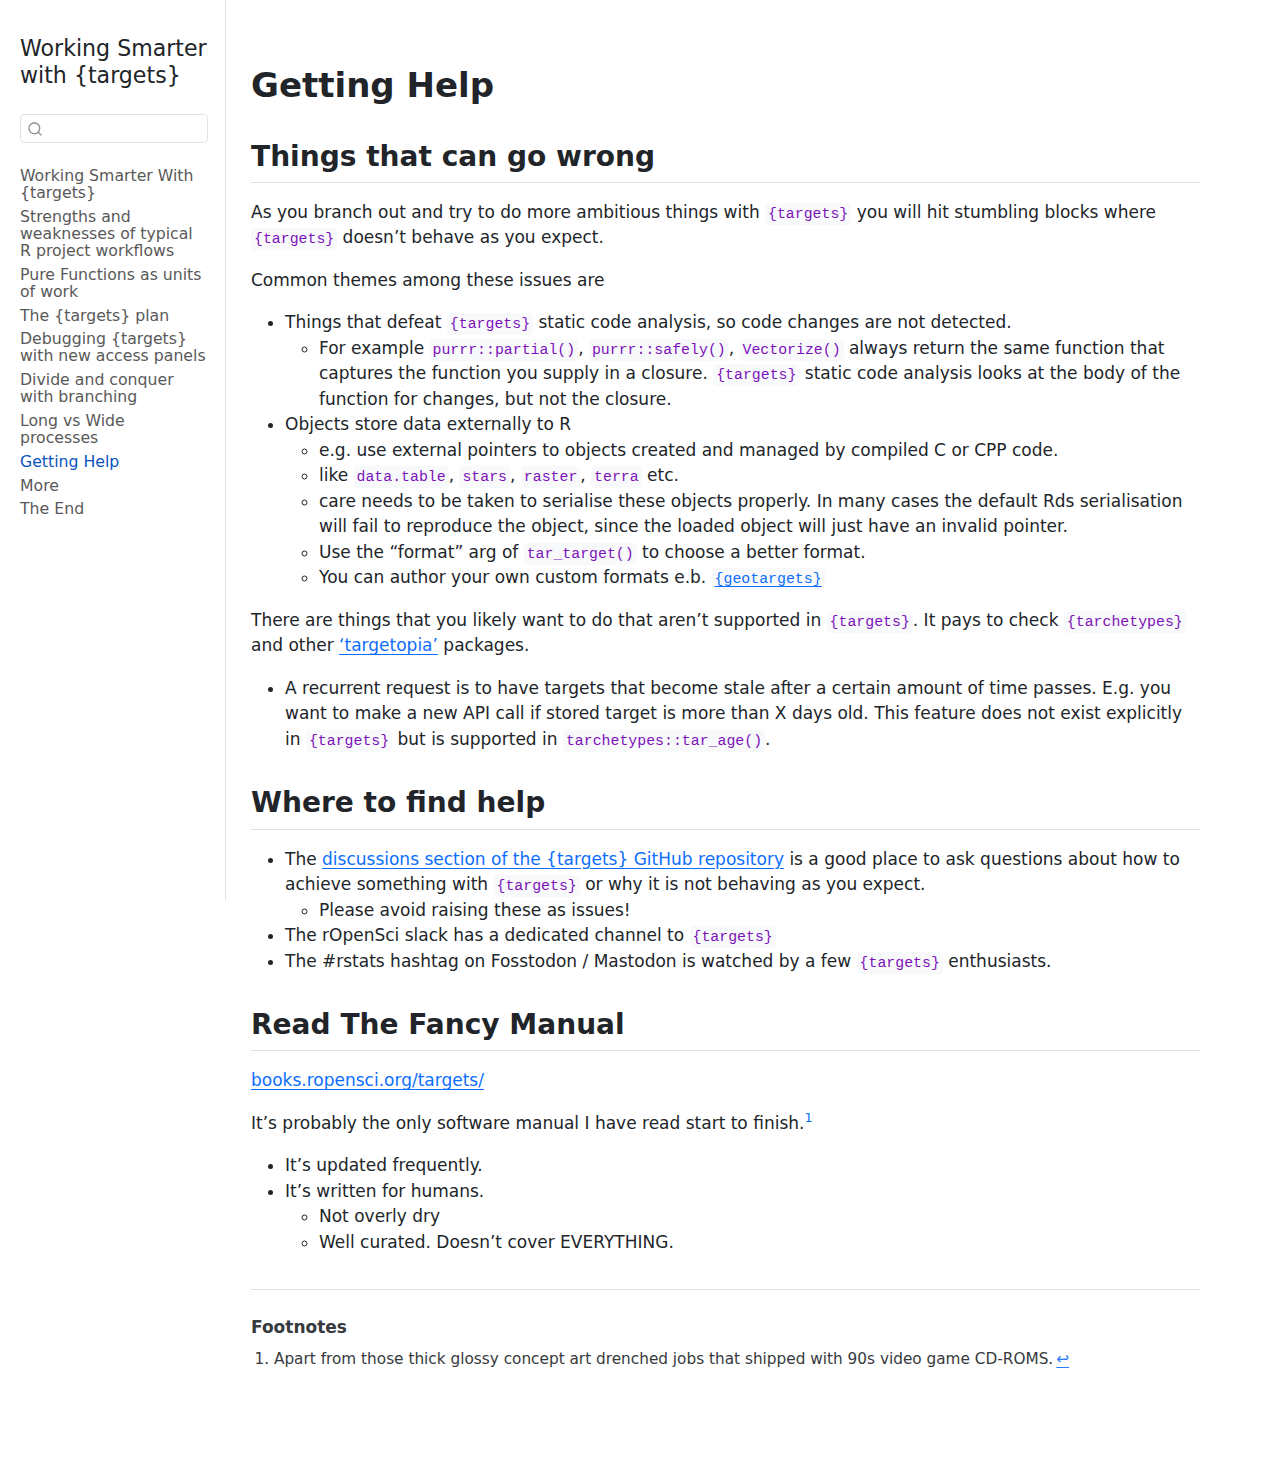
<file: docs/getting_help.html>
<!DOCTYPE html>
<html xmlns="http://www.w3.org/1999/xhtml" lang="en" xml:lang="en"><head>

<meta charset="utf-8">
<meta name="generator" content="quarto-1.4.554">

<meta name="viewport" content="width=device-width, initial-scale=1.0, user-scalable=yes">


<title>Working Smarter with {targets}</title>
<style>
code{white-space: pre-wrap;}
span.smallcaps{font-variant: small-caps;}
div.columns{display: flex; gap: min(4vw, 1.5em);}
div.column{flex: auto; overflow-x: auto;}
div.hanging-indent{margin-left: 1.5em; text-indent: -1.5em;}
ul.task-list{list-style: none;}
ul.task-list li input[type="checkbox"] {
  width: 0.8em;
  margin: 0 0.8em 0.2em -1em; /* quarto-specific, see https://github.com/quarto-dev/quarto-cli/issues/4556 */ 
  vertical-align: middle;
}
</style>


<script src="site_libs/quarto-nav/quarto-nav.js"></script>
<script src="site_libs/quarto-nav/headroom.min.js"></script>
<script src="site_libs/clipboard/clipboard.min.js"></script>
<script src="site_libs/quarto-search/autocomplete.umd.js"></script>
<script src="site_libs/quarto-search/fuse.min.js"></script>
<script src="site_libs/quarto-search/quarto-search.js"></script>
<meta name="quarto:offset" content="./">
<script src="site_libs/quarto-html/quarto.js"></script>
<script src="site_libs/quarto-html/popper.min.js"></script>
<script src="site_libs/quarto-html/tippy.umd.min.js"></script>
<script src="site_libs/quarto-html/anchor.min.js"></script>
<link href="site_libs/quarto-html/tippy.css" rel="stylesheet">
<link href="site_libs/quarto-html/quarto-syntax-highlighting.css" rel="stylesheet" id="quarto-text-highlighting-styles">
<script src="site_libs/bootstrap/bootstrap.min.js"></script>
<link href="site_libs/bootstrap/bootstrap-icons.css" rel="stylesheet">
<link href="site_libs/bootstrap/bootstrap.min.css" rel="stylesheet" id="quarto-bootstrap" data-mode="light">
<script id="quarto-search-options" type="application/json">{
  "location": "sidebar",
  "copy-button": false,
  "collapse-after": 3,
  "panel-placement": "start",
  "type": "textbox",
  "limit": 50,
  "keyboard-shortcut": [
    "f",
    "/",
    "s"
  ],
  "show-item-context": false,
  "language": {
    "search-no-results-text": "No results",
    "search-matching-documents-text": "matching documents",
    "search-copy-link-title": "Copy link to search",
    "search-hide-matches-text": "Hide additional matches",
    "search-more-match-text": "more match in this document",
    "search-more-matches-text": "more matches in this document",
    "search-clear-button-title": "Clear",
    "search-text-placeholder": "",
    "search-detached-cancel-button-title": "Cancel",
    "search-submit-button-title": "Submit",
    "search-label": "Search"
  }
}</script>


</head>

<body class="nav-sidebar docked fullcontent">

<div id="quarto-search-results"></div>
  <header id="quarto-header" class="headroom fixed-top">
  <nav class="quarto-secondary-nav">
    <div class="container-fluid d-flex">
      <button type="button" class="quarto-btn-toggle btn" data-bs-toggle="collapse" data-bs-target=".quarto-sidebar-collapse-item" aria-controls="quarto-sidebar" aria-expanded="false" aria-label="Toggle sidebar navigation" onclick="if (window.quartoToggleHeadroom) { window.quartoToggleHeadroom(); }">
        <i class="bi bi-layout-text-sidebar-reverse"></i>
      </button>
        <nav class="quarto-page-breadcrumbs" aria-label="breadcrumb"><ol class="breadcrumb"><li class="breadcrumb-item"><a href="./getting_help.html">Getting Help</a></li></ol></nav>
        <a class="flex-grow-1" role="button" data-bs-toggle="collapse" data-bs-target=".quarto-sidebar-collapse-item" aria-controls="quarto-sidebar" aria-expanded="false" aria-label="Toggle sidebar navigation" onclick="if (window.quartoToggleHeadroom) { window.quartoToggleHeadroom(); }">      
        </a>
      <button type="button" class="btn quarto-search-button" aria-label="" onclick="window.quartoOpenSearch();">
        <i class="bi bi-search"></i>
      </button>
    </div>
  </nav>
</header>
<!-- content -->
<div id="quarto-content" class="quarto-container page-columns page-rows-contents page-layout-article">
<!-- sidebar -->
  <nav id="quarto-sidebar" class="sidebar collapse collapse-horizontal quarto-sidebar-collapse-item sidebar-navigation docked overflow-auto">
    <div class="pt-lg-2 mt-2 text-left sidebar-header">
    <div class="sidebar-title mb-0 py-0">
      <a href="./">Working Smarter with {targets}</a> 
    </div>
      </div>
        <div class="mt-2 flex-shrink-0 align-items-center">
        <div class="sidebar-search">
        <div id="quarto-search" class="" title="Search"></div>
        </div>
        </div>
    <div class="sidebar-menu-container"> 
    <ul class="list-unstyled mt-1">
        <li class="sidebar-item">
  <div class="sidebar-item-container"> 
  <a href="./index.html" class="sidebar-item-text sidebar-link">
 <span class="menu-text">Working Smarter With {targets}</span></a>
  </div>
</li>
        <li class="sidebar-item">
  <div class="sidebar-item-container"> 
  <a href="./typical_R_projects.html" class="sidebar-item-text sidebar-link">
 <span class="menu-text">Strengths and weaknesses of typical R project workflows</span></a>
  </div>
</li>
        <li class="sidebar-item">
  <div class="sidebar-item-container"> 
  <a href="./pure_functions.html" class="sidebar-item-text sidebar-link">
 <span class="menu-text">Pure Functions as units of work</span></a>
  </div>
</li>
        <li class="sidebar-item">
  <div class="sidebar-item-container"> 
  <a href="./targets_plan.html" class="sidebar-item-text sidebar-link">
 <span class="menu-text">The {targets} plan</span></a>
  </div>
</li>
        <li class="sidebar-item">
  <div class="sidebar-item-container"> 
  <a href="./debugging.html" class="sidebar-item-text sidebar-link">
 <span class="menu-text">Debugging {targets} with new access panels</span></a>
  </div>
</li>
        <li class="sidebar-item">
  <div class="sidebar-item-container"> 
  <a href="./branching.html" class="sidebar-item-text sidebar-link">
 <span class="menu-text">Divide and conquer with branching</span></a>
  </div>
</li>
        <li class="sidebar-item">
  <div class="sidebar-item-container"> 
  <a href="./long_vs_wide.html" class="sidebar-item-text sidebar-link">
 <span class="menu-text">Long vs Wide processes</span></a>
  </div>
</li>
        <li class="sidebar-item">
  <div class="sidebar-item-container"> 
  <a href="./getting_help.html" class="sidebar-item-text sidebar-link active">
 <span class="menu-text">Getting Help</span></a>
  </div>
</li>
        <li class="sidebar-item">
  <div class="sidebar-item-container"> 
  <a href="./more.html" class="sidebar-item-text sidebar-link">
 <span class="menu-text">More</span></a>
  </div>
</li>
        <li class="sidebar-item">
  <div class="sidebar-item-container"> 
  <a href="./end.html" class="sidebar-item-text sidebar-link">
 <span class="menu-text">The End</span></a>
  </div>
</li>
    </ul>
    </div>
</nav>
<div id="quarto-sidebar-glass" class="quarto-sidebar-collapse-item" data-bs-toggle="collapse" data-bs-target=".quarto-sidebar-collapse-item"></div>
<!-- margin-sidebar -->
    
<!-- main -->
<main class="content" id="quarto-document-content">




<section id="getting-help" class="level1">
<h1>Getting Help</h1>
<section id="things-that-can-go-wrong" class="level2">
<h2 class="anchored" data-anchor-id="things-that-can-go-wrong">Things that can go wrong</h2>
<p>As you branch out and try to do more ambitious things with <code>{targets}</code> you will hit stumbling blocks where <code>{targets}</code> doesn’t behave as you expect.</p>
<p>Common themes among these issues are</p>
<ul>
<li>Things that defeat <code>{targets}</code> static code analysis, so code changes are not detected.
<ul>
<li>For example <code>purrr::partial()</code>, <code>purrr::safely()</code>, <code>Vectorize()</code> always return the same function that captures the function you supply in a closure. <code>{targets}</code> static code analysis looks at the body of the function for changes, but not the closure.</li>
</ul></li>
<li>Objects store data externally to R
<ul>
<li>e.g.&nbsp;use external pointers to objects created and managed by compiled C or CPP code.</li>
<li>like <code>data.table</code>, <code>stars</code>, <code>raster</code>, <code>terra</code> etc.</li>
<li>care needs to be taken to serialise these objects properly. In many cases the default Rds serialisation will fail to reproduce the object, since the loaded object will just have an invalid pointer.</li>
<li>Use the “format” arg of <code>tar_target()</code> to choose a better format.</li>
<li>You can author your own custom formats e.b. <a href="https://github.com/njtierney/geotargets"><code>{geotargets}</code></a></li>
</ul></li>
</ul>
<p>There are things that you likely want to do that aren’t supported in <code>{targets}</code>. It pays to check <code>{tarchetypes}</code> and other <a href="https://wlandau.github.io/targetopia/">‘targetopia’</a> packages.</p>
<ul>
<li>A recurrent request is to have targets that become stale after a certain amount of time passes. E.g. you want to make a new API call if stored target is more than X days old. This feature does not exist explicitly in <code>{targets}</code> but is supported in <code>tarchetypes::tar_age()</code>.</li>
</ul>
</section>
<section id="where-to-find-help" class="level2">
<h2 class="anchored" data-anchor-id="where-to-find-help">Where to find help</h2>
<ul>
<li>The <a href="https://github.com/ropensci/targets/discussions">discussions section of the {targets} GitHub repository</a> is a good place to ask questions about how to achieve something with <code>{targets}</code> or why it is not behaving as you expect.
<ul>
<li>Please avoid raising these as issues!</li>
</ul></li>
<li>The rOpenSci slack has a dedicated channel to <code>{targets}</code></li>
<li>The #rstats hashtag on Fosstodon / Mastodon is watched by a few <code>{targets}</code> enthusiasts.</li>
</ul>
</section>
<section id="read-the-fancy-manual" class="level2">
<h2 class="anchored" data-anchor-id="read-the-fancy-manual">Read The Fancy Manual</h2>
<p><a href="https://books.ropensci.org/targets/">books.ropensci.org/targets/</a></p>
<p>It’s probably the only software manual I have read start to finish.<a href="#fn1" class="footnote-ref" id="fnref1" role="doc-noteref"><sup>1</sup></a></p>
<ul>
<li>It’s updated frequently.</li>
<li>It’s written for humans.
<ul>
<li>Not overly dry</li>
<li>Well curated. Doesn’t cover EVERYTHING.</li>
</ul></li>
</ul>


</section>
</section>


<div id="quarto-appendix" class="default"><section id="footnotes" class="footnotes footnotes-end-of-document" role="doc-endnotes"><h2 class="anchored quarto-appendix-heading">Footnotes</h2>

<ol>
<li id="fn1"><p>Apart from those thick glossy concept art drenched jobs that shipped with 90s video game CD-ROMS.<a href="#fnref1" class="footnote-back" role="doc-backlink">↩︎</a></p></li>
</ol>
</section></div></main> <!-- /main -->
<script id="quarto-html-after-body" type="application/javascript">
window.document.addEventListener("DOMContentLoaded", function (event) {
  const toggleBodyColorMode = (bsSheetEl) => {
    const mode = bsSheetEl.getAttribute("data-mode");
    const bodyEl = window.document.querySelector("body");
    if (mode === "dark") {
      bodyEl.classList.add("quarto-dark");
      bodyEl.classList.remove("quarto-light");
    } else {
      bodyEl.classList.add("quarto-light");
      bodyEl.classList.remove("quarto-dark");
    }
  }
  const toggleBodyColorPrimary = () => {
    const bsSheetEl = window.document.querySelector("link#quarto-bootstrap");
    if (bsSheetEl) {
      toggleBodyColorMode(bsSheetEl);
    }
  }
  toggleBodyColorPrimary();  
  const icon = "";
  const anchorJS = new window.AnchorJS();
  anchorJS.options = {
    placement: 'right',
    icon: icon
  };
  anchorJS.add('.anchored');
  const isCodeAnnotation = (el) => {
    for (const clz of el.classList) {
      if (clz.startsWith('code-annotation-')) {                     
        return true;
      }
    }
    return false;
  }
  const clipboard = new window.ClipboardJS('.code-copy-button', {
    text: function(trigger) {
      const codeEl = trigger.previousElementSibling.cloneNode(true);
      for (const childEl of codeEl.children) {
        if (isCodeAnnotation(childEl)) {
          childEl.remove();
        }
      }
      return codeEl.innerText;
    }
  });
  clipboard.on('success', function(e) {
    // button target
    const button = e.trigger;
    // don't keep focus
    button.blur();
    // flash "checked"
    button.classList.add('code-copy-button-checked');
    var currentTitle = button.getAttribute("title");
    button.setAttribute("title", "Copied!");
    let tooltip;
    if (window.bootstrap) {
      button.setAttribute("data-bs-toggle", "tooltip");
      button.setAttribute("data-bs-placement", "left");
      button.setAttribute("data-bs-title", "Copied!");
      tooltip = new bootstrap.Tooltip(button, 
        { trigger: "manual", 
          customClass: "code-copy-button-tooltip",
          offset: [0, -8]});
      tooltip.show();    
    }
    setTimeout(function() {
      if (tooltip) {
        tooltip.hide();
        button.removeAttribute("data-bs-title");
        button.removeAttribute("data-bs-toggle");
        button.removeAttribute("data-bs-placement");
      }
      button.setAttribute("title", currentTitle);
      button.classList.remove('code-copy-button-checked');
    }, 1000);
    // clear code selection
    e.clearSelection();
  });
    var localhostRegex = new RegExp(/^(?:http|https):\/\/localhost\:?[0-9]*\//);
    var mailtoRegex = new RegExp(/^mailto:/);
      var filterRegex = new RegExp('/' + window.location.host + '/');
    var isInternal = (href) => {
        return filterRegex.test(href) || localhostRegex.test(href) || mailtoRegex.test(href);
    }
    // Inspect non-navigation links and adorn them if external
 	var links = window.document.querySelectorAll('a[href]:not(.nav-link):not(.navbar-brand):not(.toc-action):not(.sidebar-link):not(.sidebar-item-toggle):not(.pagination-link):not(.no-external):not([aria-hidden]):not(.dropdown-item):not(.quarto-navigation-tool)');
    for (var i=0; i<links.length; i++) {
      const link = links[i];
      if (!isInternal(link.href)) {
        // undo the damage that might have been done by quarto-nav.js in the case of
        // links that we want to consider external
        if (link.dataset.originalHref !== undefined) {
          link.href = link.dataset.originalHref;
        }
      }
    }
  function tippyHover(el, contentFn, onTriggerFn, onUntriggerFn) {
    const config = {
      allowHTML: true,
      maxWidth: 500,
      delay: 100,
      arrow: false,
      appendTo: function(el) {
          return el.parentElement;
      },
      interactive: true,
      interactiveBorder: 10,
      theme: 'quarto',
      placement: 'bottom-start',
    };
    if (contentFn) {
      config.content = contentFn;
    }
    if (onTriggerFn) {
      config.onTrigger = onTriggerFn;
    }
    if (onUntriggerFn) {
      config.onUntrigger = onUntriggerFn;
    }
    window.tippy(el, config); 
  }
  const noterefs = window.document.querySelectorAll('a[role="doc-noteref"]');
  for (var i=0; i<noterefs.length; i++) {
    const ref = noterefs[i];
    tippyHover(ref, function() {
      // use id or data attribute instead here
      let href = ref.getAttribute('data-footnote-href') || ref.getAttribute('href');
      try { href = new URL(href).hash; } catch {}
      const id = href.replace(/^#\/?/, "");
      const note = window.document.getElementById(id);
      if (note) {
        return note.innerHTML;
      } else {
        return "";
      }
    });
  }
  const xrefs = window.document.querySelectorAll('a.quarto-xref');
  const processXRef = (id, note) => {
    // Strip column container classes
    const stripColumnClz = (el) => {
      el.classList.remove("page-full", "page-columns");
      if (el.children) {
        for (const child of el.children) {
          stripColumnClz(child);
        }
      }
    }
    stripColumnClz(note)
    if (id === null || id.startsWith('sec-')) {
      // Special case sections, only their first couple elements
      const container = document.createElement("div");
      if (note.children && note.children.length > 2) {
        container.appendChild(note.children[0].cloneNode(true));
        for (let i = 1; i < note.children.length; i++) {
          const child = note.children[i];
          if (child.tagName === "P" && child.innerText === "") {
            continue;
          } else {
            container.appendChild(child.cloneNode(true));
            break;
          }
        }
        if (window.Quarto?.typesetMath) {
          window.Quarto.typesetMath(container);
        }
        return container.innerHTML
      } else {
        if (window.Quarto?.typesetMath) {
          window.Quarto.typesetMath(note);
        }
        return note.innerHTML;
      }
    } else {
      // Remove any anchor links if they are present
      const anchorLink = note.querySelector('a.anchorjs-link');
      if (anchorLink) {
        anchorLink.remove();
      }
      if (window.Quarto?.typesetMath) {
        window.Quarto.typesetMath(note);
      }
      // TODO in 1.5, we should make sure this works without a callout special case
      if (note.classList.contains("callout")) {
        return note.outerHTML;
      } else {
        return note.innerHTML;
      }
    }
  }
  for (var i=0; i<xrefs.length; i++) {
    const xref = xrefs[i];
    tippyHover(xref, undefined, function(instance) {
      instance.disable();
      let url = xref.getAttribute('href');
      let hash = undefined; 
      if (url.startsWith('#')) {
        hash = url;
      } else {
        try { hash = new URL(url).hash; } catch {}
      }
      if (hash) {
        const id = hash.replace(/^#\/?/, "");
        const note = window.document.getElementById(id);
        if (note !== null) {
          try {
            const html = processXRef(id, note.cloneNode(true));
            instance.setContent(html);
          } finally {
            instance.enable();
            instance.show();
          }
        } else {
          // See if we can fetch this
          fetch(url.split('#')[0])
          .then(res => res.text())
          .then(html => {
            const parser = new DOMParser();
            const htmlDoc = parser.parseFromString(html, "text/html");
            const note = htmlDoc.getElementById(id);
            if (note !== null) {
              const html = processXRef(id, note);
              instance.setContent(html);
            } 
          }).finally(() => {
            instance.enable();
            instance.show();
          });
        }
      } else {
        // See if we can fetch a full url (with no hash to target)
        // This is a special case and we should probably do some content thinning / targeting
        fetch(url)
        .then(res => res.text())
        .then(html => {
          const parser = new DOMParser();
          const htmlDoc = parser.parseFromString(html, "text/html");
          const note = htmlDoc.querySelector('main.content');
          if (note !== null) {
            // This should only happen for chapter cross references
            // (since there is no id in the URL)
            // remove the first header
            if (note.children.length > 0 && note.children[0].tagName === "HEADER") {
              note.children[0].remove();
            }
            const html = processXRef(null, note);
            instance.setContent(html);
          } 
        }).finally(() => {
          instance.enable();
          instance.show();
        });
      }
    }, function(instance) {
    });
  }
      let selectedAnnoteEl;
      const selectorForAnnotation = ( cell, annotation) => {
        let cellAttr = 'data-code-cell="' + cell + '"';
        let lineAttr = 'data-code-annotation="' +  annotation + '"';
        const selector = 'span[' + cellAttr + '][' + lineAttr + ']';
        return selector;
      }
      const selectCodeLines = (annoteEl) => {
        const doc = window.document;
        const targetCell = annoteEl.getAttribute("data-target-cell");
        const targetAnnotation = annoteEl.getAttribute("data-target-annotation");
        const annoteSpan = window.document.querySelector(selectorForAnnotation(targetCell, targetAnnotation));
        const lines = annoteSpan.getAttribute("data-code-lines").split(",");
        const lineIds = lines.map((line) => {
          return targetCell + "-" + line;
        })
        let top = null;
        let height = null;
        let parent = null;
        if (lineIds.length > 0) {
            //compute the position of the single el (top and bottom and make a div)
            const el = window.document.getElementById(lineIds[0]);
            top = el.offsetTop;
            height = el.offsetHeight;
            parent = el.parentElement.parentElement;
          if (lineIds.length > 1) {
            const lastEl = window.document.getElementById(lineIds[lineIds.length - 1]);
            const bottom = lastEl.offsetTop + lastEl.offsetHeight;
            height = bottom - top;
          }
          if (top !== null && height !== null && parent !== null) {
            // cook up a div (if necessary) and position it 
            let div = window.document.getElementById("code-annotation-line-highlight");
            if (div === null) {
              div = window.document.createElement("div");
              div.setAttribute("id", "code-annotation-line-highlight");
              div.style.position = 'absolute';
              parent.appendChild(div);
            }
            div.style.top = top - 2 + "px";
            div.style.height = height + 4 + "px";
            div.style.left = 0;
            let gutterDiv = window.document.getElementById("code-annotation-line-highlight-gutter");
            if (gutterDiv === null) {
              gutterDiv = window.document.createElement("div");
              gutterDiv.setAttribute("id", "code-annotation-line-highlight-gutter");
              gutterDiv.style.position = 'absolute';
              const codeCell = window.document.getElementById(targetCell);
              const gutter = codeCell.querySelector('.code-annotation-gutter');
              gutter.appendChild(gutterDiv);
            }
            gutterDiv.style.top = top - 2 + "px";
            gutterDiv.style.height = height + 4 + "px";
          }
          selectedAnnoteEl = annoteEl;
        }
      };
      const unselectCodeLines = () => {
        const elementsIds = ["code-annotation-line-highlight", "code-annotation-line-highlight-gutter"];
        elementsIds.forEach((elId) => {
          const div = window.document.getElementById(elId);
          if (div) {
            div.remove();
          }
        });
        selectedAnnoteEl = undefined;
      };
        // Handle positioning of the toggle
    window.addEventListener(
      "resize",
      throttle(() => {
        elRect = undefined;
        if (selectedAnnoteEl) {
          selectCodeLines(selectedAnnoteEl);
        }
      }, 10)
    );
    function throttle(fn, ms) {
    let throttle = false;
    let timer;
      return (...args) => {
        if(!throttle) { // first call gets through
            fn.apply(this, args);
            throttle = true;
        } else { // all the others get throttled
            if(timer) clearTimeout(timer); // cancel #2
            timer = setTimeout(() => {
              fn.apply(this, args);
              timer = throttle = false;
            }, ms);
        }
      };
    }
      // Attach click handler to the DT
      const annoteDls = window.document.querySelectorAll('dt[data-target-cell]');
      for (const annoteDlNode of annoteDls) {
        annoteDlNode.addEventListener('click', (event) => {
          const clickedEl = event.target;
          if (clickedEl !== selectedAnnoteEl) {
            unselectCodeLines();
            const activeEl = window.document.querySelector('dt[data-target-cell].code-annotation-active');
            if (activeEl) {
              activeEl.classList.remove('code-annotation-active');
            }
            selectCodeLines(clickedEl);
            clickedEl.classList.add('code-annotation-active');
          } else {
            // Unselect the line
            unselectCodeLines();
            clickedEl.classList.remove('code-annotation-active');
          }
        });
      }
  const findCites = (el) => {
    const parentEl = el.parentElement;
    if (parentEl) {
      const cites = parentEl.dataset.cites;
      if (cites) {
        return {
          el,
          cites: cites.split(' ')
        };
      } else {
        return findCites(el.parentElement)
      }
    } else {
      return undefined;
    }
  };
  var bibliorefs = window.document.querySelectorAll('a[role="doc-biblioref"]');
  for (var i=0; i<bibliorefs.length; i++) {
    const ref = bibliorefs[i];
    const citeInfo = findCites(ref);
    if (citeInfo) {
      tippyHover(citeInfo.el, function() {
        var popup = window.document.createElement('div');
        citeInfo.cites.forEach(function(cite) {
          var citeDiv = window.document.createElement('div');
          citeDiv.classList.add('hanging-indent');
          citeDiv.classList.add('csl-entry');
          var biblioDiv = window.document.getElementById('ref-' + cite);
          if (biblioDiv) {
            citeDiv.innerHTML = biblioDiv.innerHTML;
          }
          popup.appendChild(citeDiv);
        });
        return popup.innerHTML;
      });
    }
  }
});
</script>
</div> <!-- /content -->




</body></html>
</file>
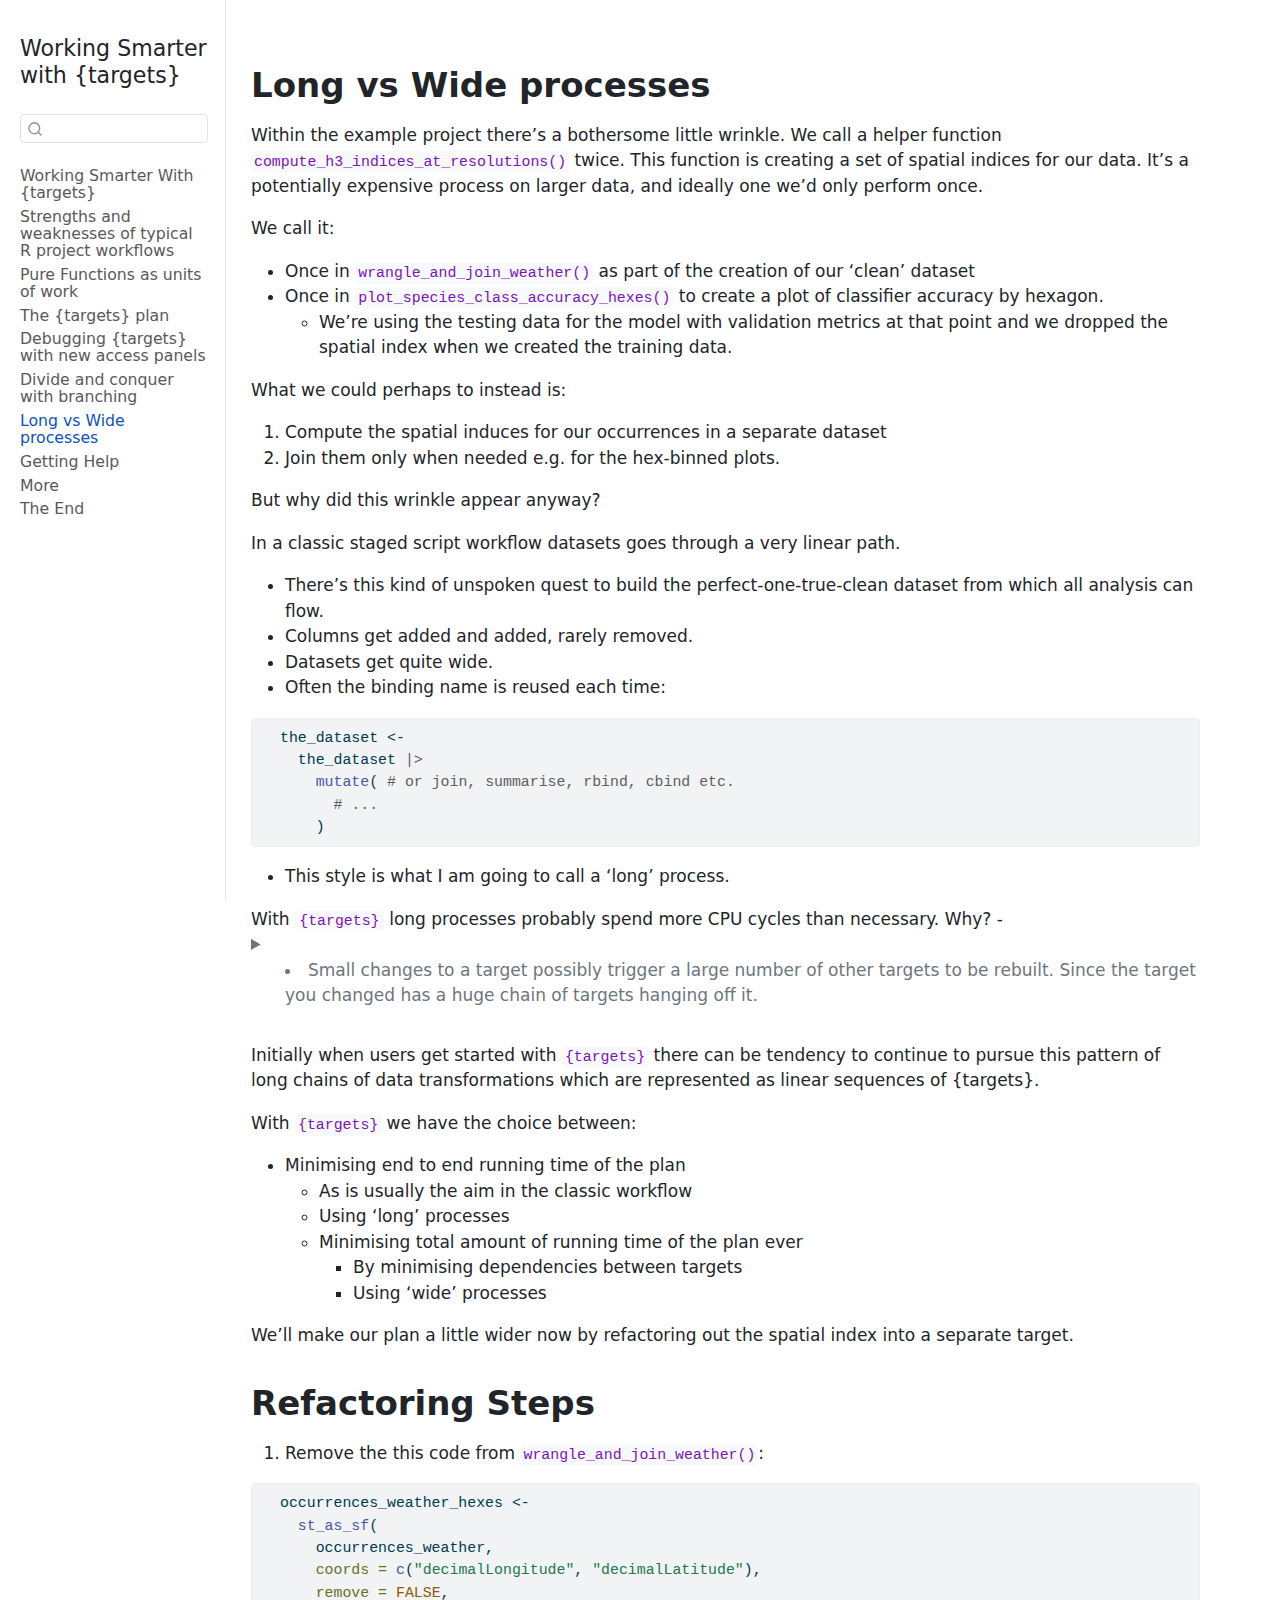
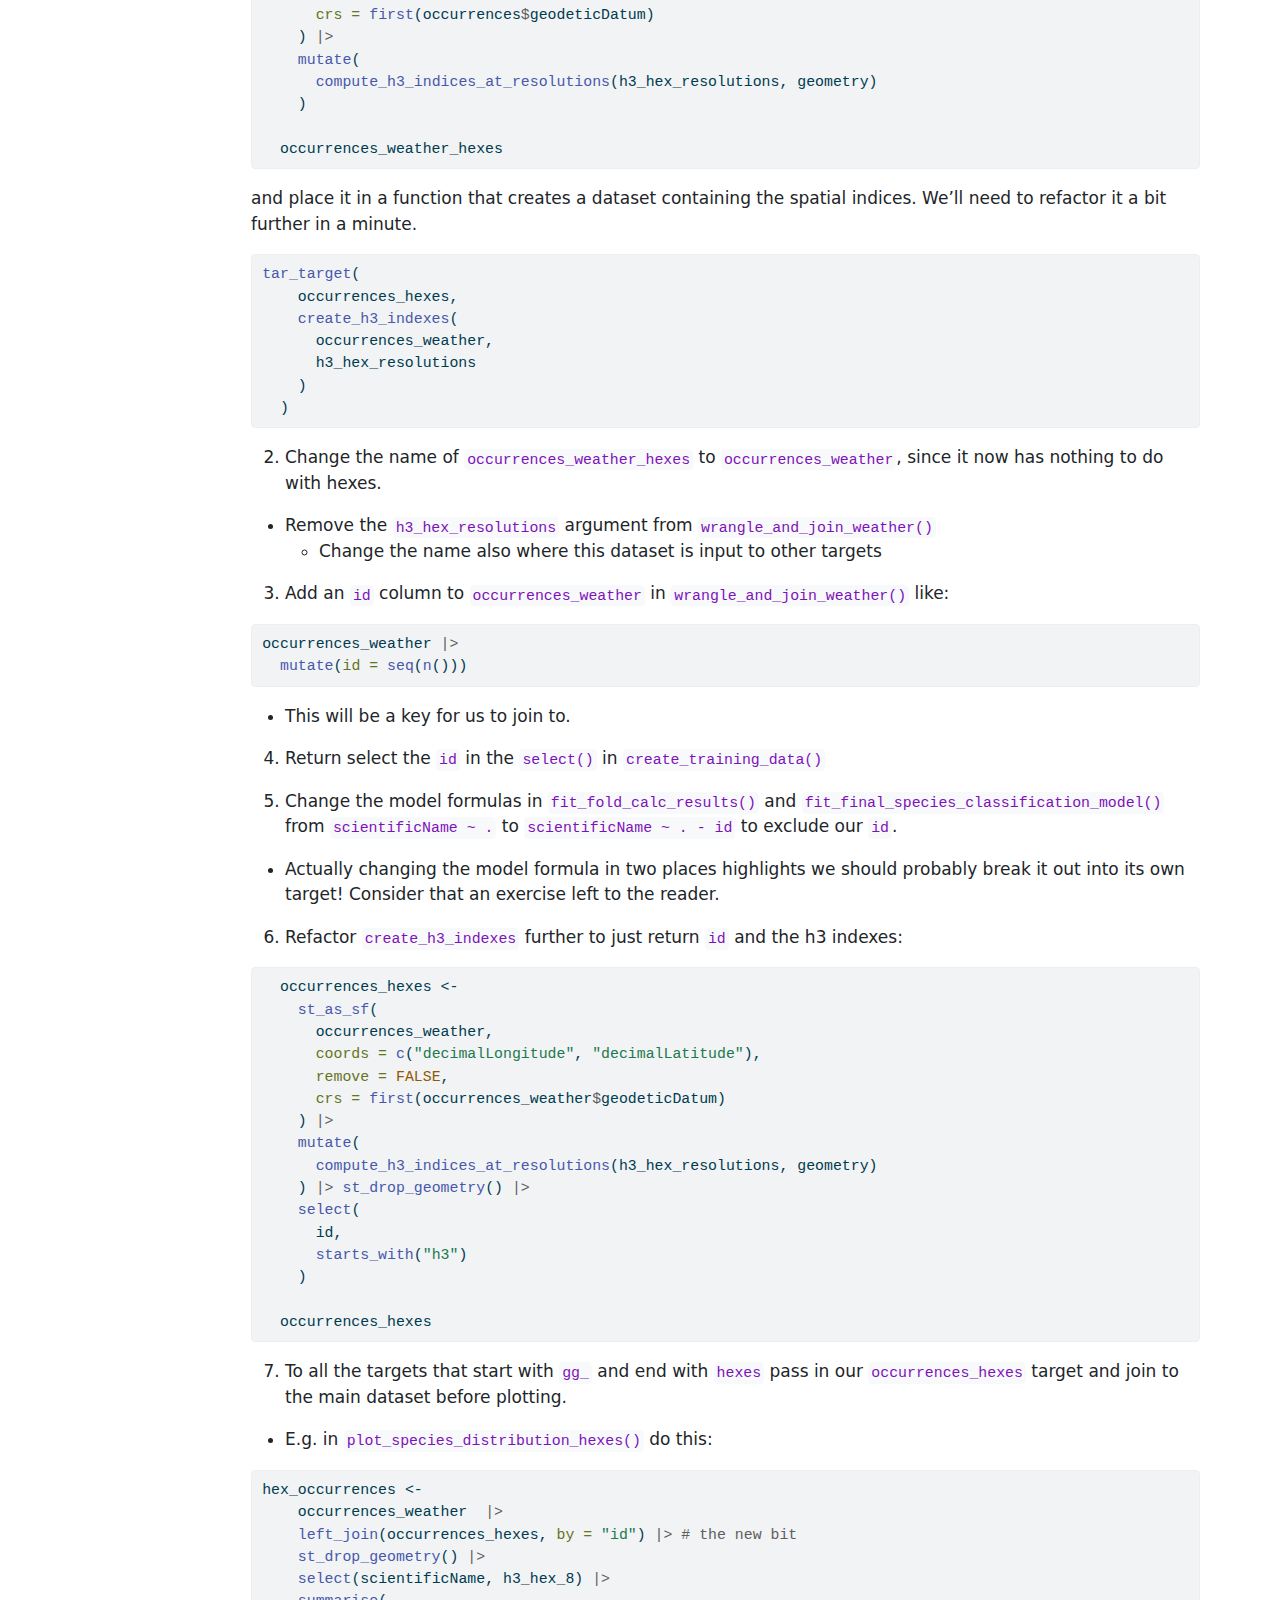
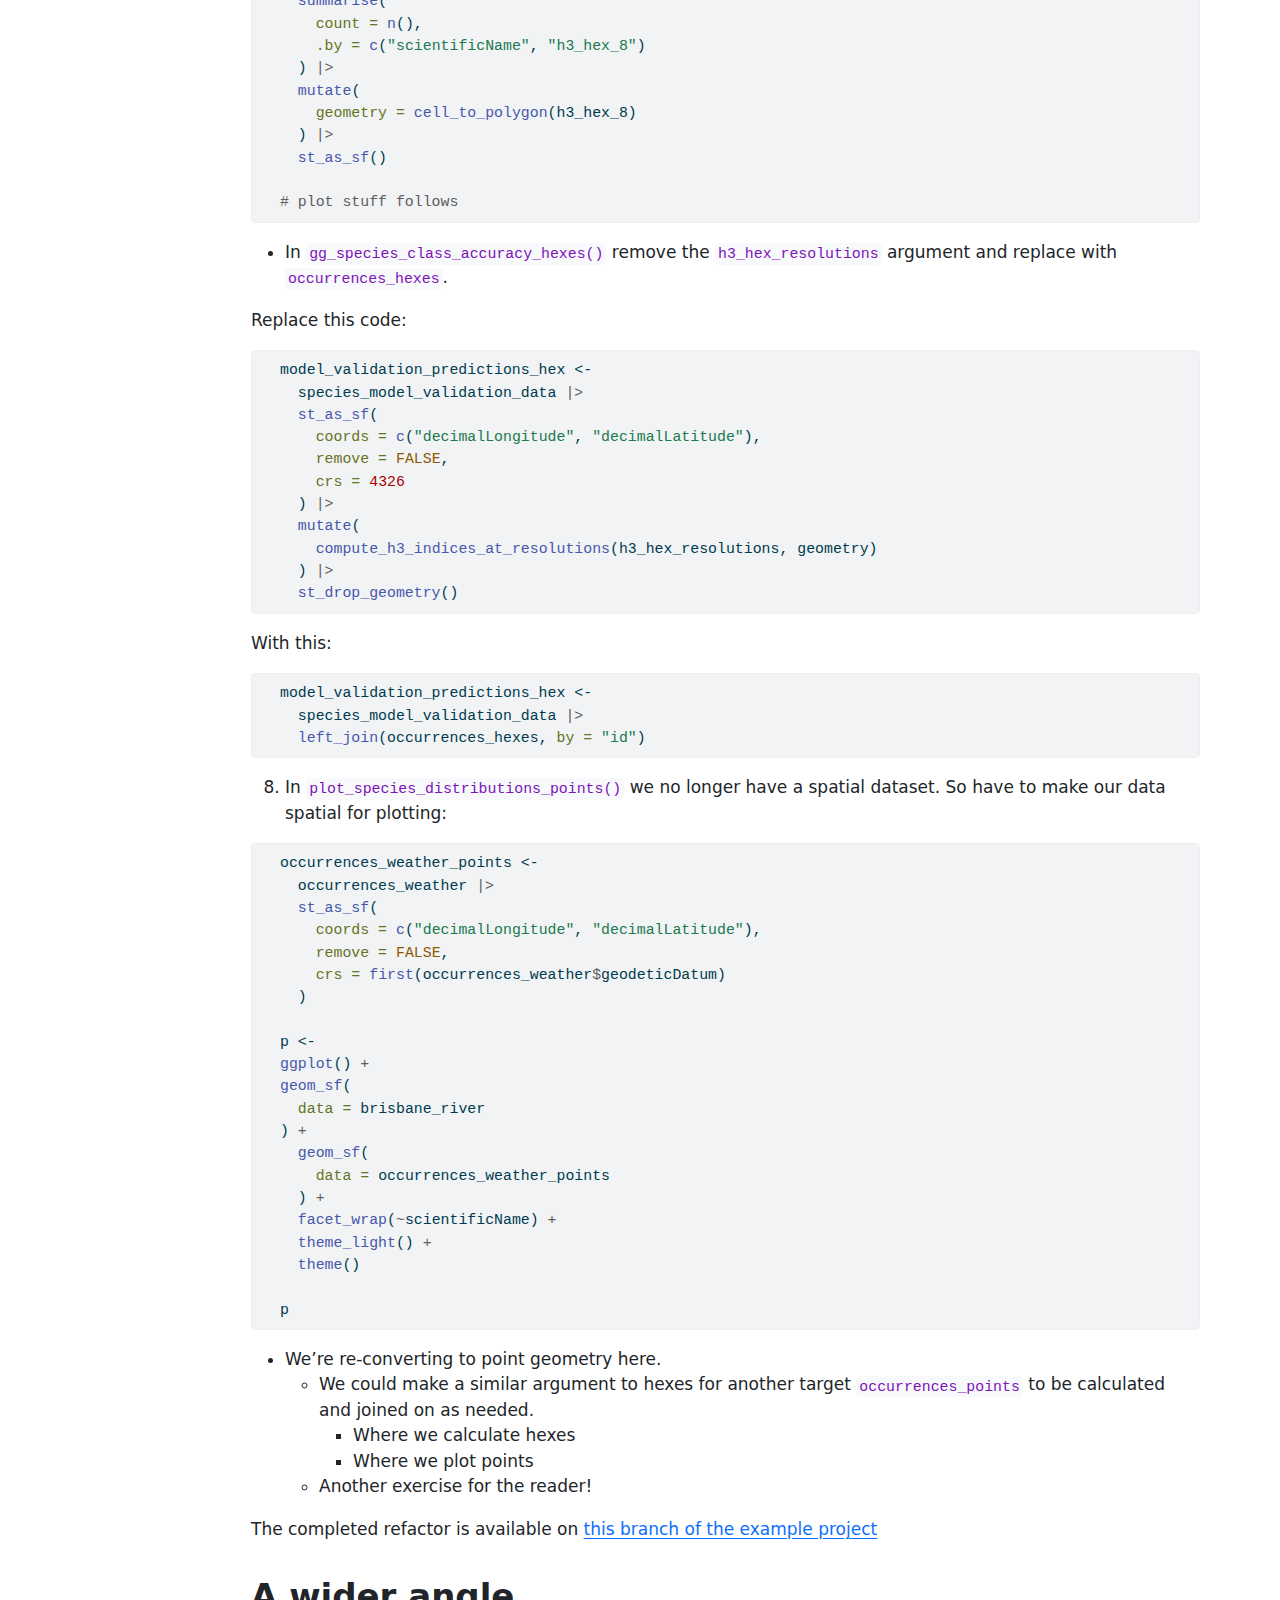
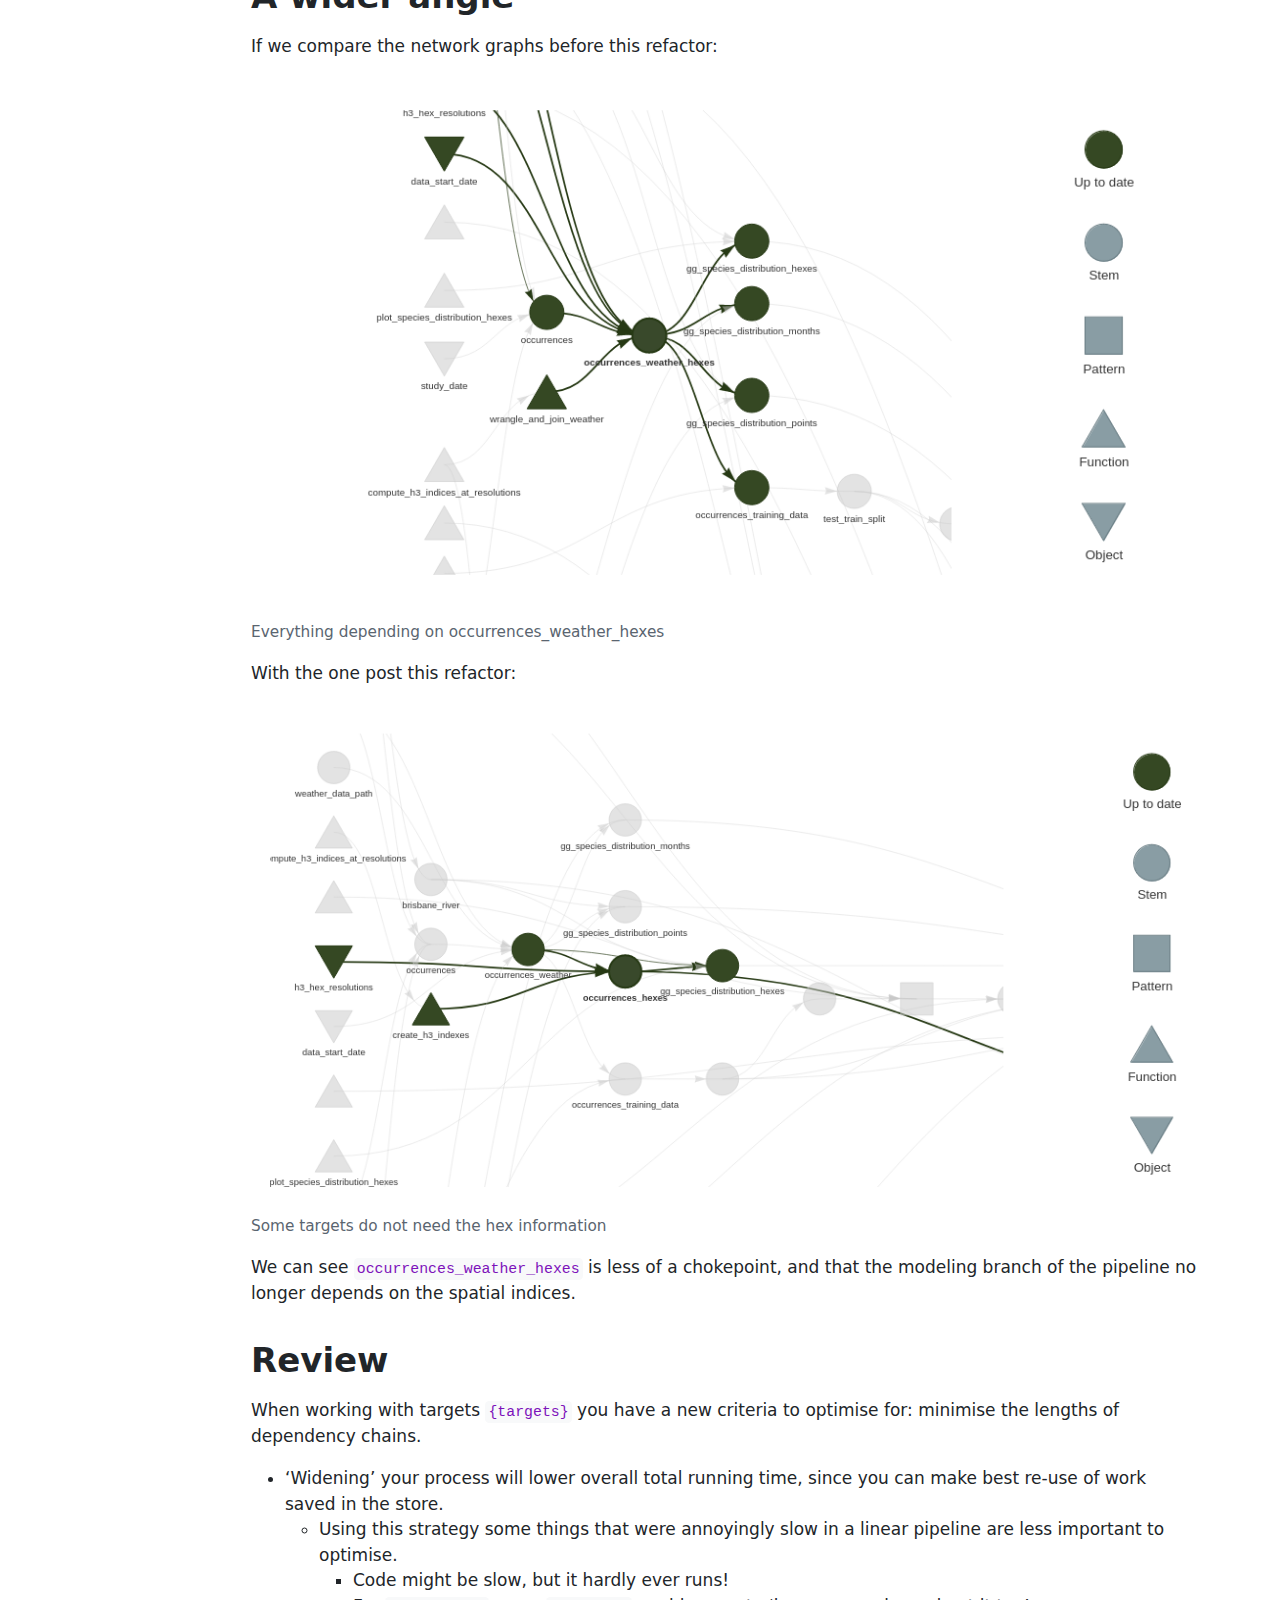
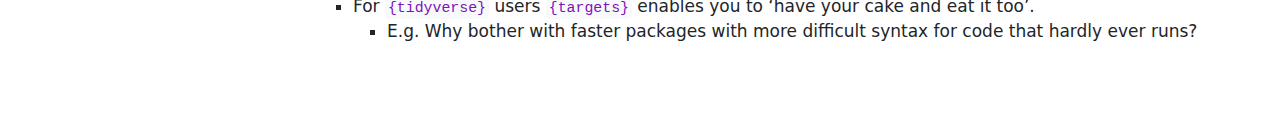
<file: docs/long_vs_wide.html>
<!DOCTYPE html>
<html xmlns="http://www.w3.org/1999/xhtml" lang="en" xml:lang="en"><head>

<meta charset="utf-8">
<meta name="generator" content="quarto-1.4.554">

<meta name="viewport" content="width=device-width, initial-scale=1.0, user-scalable=yes">


<title>Working Smarter with {targets}</title>
<style>
code{white-space: pre-wrap;}
span.smallcaps{font-variant: small-caps;}
div.columns{display: flex; gap: min(4vw, 1.5em);}
div.column{flex: auto; overflow-x: auto;}
div.hanging-indent{margin-left: 1.5em; text-indent: -1.5em;}
ul.task-list{list-style: none;}
ul.task-list li input[type="checkbox"] {
  width: 0.8em;
  margin: 0 0.8em 0.2em -1em; /* quarto-specific, see https://github.com/quarto-dev/quarto-cli/issues/4556 */ 
  vertical-align: middle;
}
/* CSS for syntax highlighting */
pre > code.sourceCode { white-space: pre; position: relative; }
pre > code.sourceCode > span { line-height: 1.25; }
pre > code.sourceCode > span:empty { height: 1.2em; }
.sourceCode { overflow: visible; }
code.sourceCode > span { color: inherit; text-decoration: inherit; }
div.sourceCode { margin: 1em 0; }
pre.sourceCode { margin: 0; }
@media screen {
div.sourceCode { overflow: auto; }
}
@media print {
pre > code.sourceCode { white-space: pre-wrap; }
pre > code.sourceCode > span { text-indent: -5em; padding-left: 5em; }
}
pre.numberSource code
  { counter-reset: source-line 0; }
pre.numberSource code > span
  { position: relative; left: -4em; counter-increment: source-line; }
pre.numberSource code > span > a:first-child::before
  { content: counter(source-line);
    position: relative; left: -1em; text-align: right; vertical-align: baseline;
    border: none; display: inline-block;
    -webkit-touch-callout: none; -webkit-user-select: none;
    -khtml-user-select: none; -moz-user-select: none;
    -ms-user-select: none; user-select: none;
    padding: 0 4px; width: 4em;
  }
pre.numberSource { margin-left: 3em;  padding-left: 4px; }
div.sourceCode
  {   }
@media screen {
pre > code.sourceCode > span > a:first-child::before { text-decoration: underline; }
}
</style>


<script src="site_libs/quarto-nav/quarto-nav.js"></script>
<script src="site_libs/quarto-nav/headroom.min.js"></script>
<script src="site_libs/clipboard/clipboard.min.js"></script>
<script src="site_libs/quarto-search/autocomplete.umd.js"></script>
<script src="site_libs/quarto-search/fuse.min.js"></script>
<script src="site_libs/quarto-search/quarto-search.js"></script>
<meta name="quarto:offset" content="./">
<script src="site_libs/quarto-html/quarto.js"></script>
<script src="site_libs/quarto-html/popper.min.js"></script>
<script src="site_libs/quarto-html/tippy.umd.min.js"></script>
<script src="site_libs/quarto-html/anchor.min.js"></script>
<link href="site_libs/quarto-html/tippy.css" rel="stylesheet">
<link href="site_libs/quarto-html/quarto-syntax-highlighting.css" rel="stylesheet" id="quarto-text-highlighting-styles">
<script src="site_libs/bootstrap/bootstrap.min.js"></script>
<link href="site_libs/bootstrap/bootstrap-icons.css" rel="stylesheet">
<link href="site_libs/bootstrap/bootstrap.min.css" rel="stylesheet" id="quarto-bootstrap" data-mode="light">
<script id="quarto-search-options" type="application/json">{
  "location": "sidebar",
  "copy-button": false,
  "collapse-after": 3,
  "panel-placement": "start",
  "type": "textbox",
  "limit": 50,
  "keyboard-shortcut": [
    "f",
    "/",
    "s"
  ],
  "show-item-context": false,
  "language": {
    "search-no-results-text": "No results",
    "search-matching-documents-text": "matching documents",
    "search-copy-link-title": "Copy link to search",
    "search-hide-matches-text": "Hide additional matches",
    "search-more-match-text": "more match in this document",
    "search-more-matches-text": "more matches in this document",
    "search-clear-button-title": "Clear",
    "search-text-placeholder": "",
    "search-detached-cancel-button-title": "Cancel",
    "search-submit-button-title": "Submit",
    "search-label": "Search"
  }
}</script>


</head>

<body class="nav-sidebar docked fullcontent">

<div id="quarto-search-results"></div>
  <header id="quarto-header" class="headroom fixed-top">
  <nav class="quarto-secondary-nav">
    <div class="container-fluid d-flex">
      <button type="button" class="quarto-btn-toggle btn" data-bs-toggle="collapse" data-bs-target=".quarto-sidebar-collapse-item" aria-controls="quarto-sidebar" aria-expanded="false" aria-label="Toggle sidebar navigation" onclick="if (window.quartoToggleHeadroom) { window.quartoToggleHeadroom(); }">
        <i class="bi bi-layout-text-sidebar-reverse"></i>
      </button>
        <nav class="quarto-page-breadcrumbs" aria-label="breadcrumb"><ol class="breadcrumb"><li class="breadcrumb-item"><a href="./long_vs_wide.html">Long vs Wide processes</a></li></ol></nav>
        <a class="flex-grow-1" role="button" data-bs-toggle="collapse" data-bs-target=".quarto-sidebar-collapse-item" aria-controls="quarto-sidebar" aria-expanded="false" aria-label="Toggle sidebar navigation" onclick="if (window.quartoToggleHeadroom) { window.quartoToggleHeadroom(); }">      
        </a>
      <button type="button" class="btn quarto-search-button" aria-label="" onclick="window.quartoOpenSearch();">
        <i class="bi bi-search"></i>
      </button>
    </div>
  </nav>
</header>
<!-- content -->
<div id="quarto-content" class="quarto-container page-columns page-rows-contents page-layout-article">
<!-- sidebar -->
  <nav id="quarto-sidebar" class="sidebar collapse collapse-horizontal quarto-sidebar-collapse-item sidebar-navigation docked overflow-auto">
    <div class="pt-lg-2 mt-2 text-left sidebar-header">
    <div class="sidebar-title mb-0 py-0">
      <a href="./">Working Smarter with {targets}</a> 
    </div>
      </div>
        <div class="mt-2 flex-shrink-0 align-items-center">
        <div class="sidebar-search">
        <div id="quarto-search" class="" title="Search"></div>
        </div>
        </div>
    <div class="sidebar-menu-container"> 
    <ul class="list-unstyled mt-1">
        <li class="sidebar-item">
  <div class="sidebar-item-container"> 
  <a href="./index.html" class="sidebar-item-text sidebar-link">
 <span class="menu-text">Working Smarter With {targets}</span></a>
  </div>
</li>
        <li class="sidebar-item">
  <div class="sidebar-item-container"> 
  <a href="./typical_R_projects.html" class="sidebar-item-text sidebar-link">
 <span class="menu-text">Strengths and weaknesses of typical R project workflows</span></a>
  </div>
</li>
        <li class="sidebar-item">
  <div class="sidebar-item-container"> 
  <a href="./pure_functions.html" class="sidebar-item-text sidebar-link">
 <span class="menu-text">Pure Functions as units of work</span></a>
  </div>
</li>
        <li class="sidebar-item">
  <div class="sidebar-item-container"> 
  <a href="./targets_plan.html" class="sidebar-item-text sidebar-link">
 <span class="menu-text">The {targets} plan</span></a>
  </div>
</li>
        <li class="sidebar-item">
  <div class="sidebar-item-container"> 
  <a href="./debugging.html" class="sidebar-item-text sidebar-link">
 <span class="menu-text">Debugging {targets} with new access panels</span></a>
  </div>
</li>
        <li class="sidebar-item">
  <div class="sidebar-item-container"> 
  <a href="./branching.html" class="sidebar-item-text sidebar-link">
 <span class="menu-text">Divide and conquer with branching</span></a>
  </div>
</li>
        <li class="sidebar-item">
  <div class="sidebar-item-container"> 
  <a href="./long_vs_wide.html" class="sidebar-item-text sidebar-link active">
 <span class="menu-text">Long vs Wide processes</span></a>
  </div>
</li>
        <li class="sidebar-item">
  <div class="sidebar-item-container"> 
  <a href="./getting_help.html" class="sidebar-item-text sidebar-link">
 <span class="menu-text">Getting Help</span></a>
  </div>
</li>
        <li class="sidebar-item">
  <div class="sidebar-item-container"> 
  <a href="./more.html" class="sidebar-item-text sidebar-link">
 <span class="menu-text">More</span></a>
  </div>
</li>
        <li class="sidebar-item">
  <div class="sidebar-item-container"> 
  <a href="./end.html" class="sidebar-item-text sidebar-link">
 <span class="menu-text">The End</span></a>
  </div>
</li>
    </ul>
    </div>
</nav>
<div id="quarto-sidebar-glass" class="quarto-sidebar-collapse-item" data-bs-toggle="collapse" data-bs-target=".quarto-sidebar-collapse-item"></div>
<!-- margin-sidebar -->
    
<!-- main -->
<main class="content" id="quarto-document-content">




<section id="long-vs-wide-processes" class="level1">
<h1>Long vs Wide processes</h1>
<p>Within the example project there’s a bothersome little wrinkle. We call a helper function <code>compute_h3_indices_at_resolutions()</code> twice. This function is creating a set of spatial indices for our data. It’s a potentially expensive process on larger data, and ideally one we’d only perform once.</p>
<p>We call it:</p>
<ul>
<li>Once in <code>wrangle_and_join_weather()</code> as part of the creation of our ‘clean’ dataset</li>
<li>Once in <code>plot_species_class_accuracy_hexes()</code> to create a plot of classifier accuracy by hexagon.
<ul>
<li>We’re using the testing data for the model with validation metrics at that point and we dropped the spatial index when we created the training data.</li>
</ul></li>
</ul>
<p>What we could perhaps to instead is:</p>
<ol type="1">
<li>Compute the spatial induces for our occurrences in a separate dataset</li>
<li>Join them only when needed e.g.&nbsp;for the hex-binned plots.</li>
</ol>
<p>But why did this wrinkle appear anyway?</p>
<p>In a classic staged script workflow datasets goes through a very linear path.</p>
<ul>
<li>There’s this kind of unspoken quest to build the perfect-one-true-clean dataset from which all analysis can flow.</li>
<li>Columns get added and added, rarely removed.</li>
<li>Datasets get quite wide.</li>
<li>Often the binding name is reused each time:</li>
</ul>
<div class="cell">
<div class="sourceCode cell-code" id="cb1"><pre class="sourceCode r code-with-copy"><code class="sourceCode r"><span id="cb1-1"><a href="#cb1-1" aria-hidden="true" tabindex="-1"></a>  the_dataset <span class="ot">&lt;-</span></span>
<span id="cb1-2"><a href="#cb1-2" aria-hidden="true" tabindex="-1"></a>    the_dataset <span class="sc">|&gt;</span></span>
<span id="cb1-3"><a href="#cb1-3" aria-hidden="true" tabindex="-1"></a>      <span class="fu">mutate</span>( <span class="co"># or join, summarise, rbind, cbind etc.</span></span>
<span id="cb1-4"><a href="#cb1-4" aria-hidden="true" tabindex="-1"></a>        <span class="co"># ...</span></span>
<span id="cb1-5"><a href="#cb1-5" aria-hidden="true" tabindex="-1"></a>      )</span></code><button title="Copy to Clipboard" class="code-copy-button"><i class="bi"></i></button></pre></div>
</div>
<ul>
<li>This style is what I am going to call a ‘long’ process.</li>
</ul>
With <code>{targets}</code> long processes probably spend more CPU cycles than necessary. Why? -
<details>
<summary>
<ul>
<li>Small changes to a target possibly trigger a large number of other targets to be rebuilt. Since the target you changed has a huge chain of targets hanging off it.
</li></ul></summary>
</details>

<p>Initially when users get started with <code>{targets}</code> there can be tendency to continue to pursue this pattern of long chains of data transformations which are represented as linear sequences of {targets}.</p>
<p>With <code>{targets}</code> we have the choice between:</p>
<ul>
<li>Minimising end to end running time of the plan
<ul>
<li>As is usually the aim in the classic workflow</li>
<li>Using ‘long’ processes</li>
<li>Minimising total amount of running time of the plan ever
<ul>
<li>By minimising dependencies between targets</li>
<li>Using ‘wide’ processes</li>
</ul></li>
</ul></li>
</ul>
<p>We’ll make our plan a little wider now by refactoring out the spatial index into a separate target.</p>
</section>
<section id="refactoring-steps" class="level1">
<h1>Refactoring Steps</h1>
<ol type="1">
<li>Remove the this code from <code>wrangle_and_join_weather()</code>:</li>
</ol>
<div class="cell">
<div class="sourceCode cell-code" id="cb2"><pre class="sourceCode r code-with-copy"><code class="sourceCode r"><span id="cb2-1"><a href="#cb2-1" aria-hidden="true" tabindex="-1"></a>  occurrences_weather_hexes <span class="ot">&lt;-</span></span>
<span id="cb2-2"><a href="#cb2-2" aria-hidden="true" tabindex="-1"></a>    <span class="fu">st_as_sf</span>(</span>
<span id="cb2-3"><a href="#cb2-3" aria-hidden="true" tabindex="-1"></a>      occurrences_weather,</span>
<span id="cb2-4"><a href="#cb2-4" aria-hidden="true" tabindex="-1"></a>      <span class="at">coords =</span> <span class="fu">c</span>(<span class="st">"decimalLongitude"</span>, <span class="st">"decimalLatitude"</span>),</span>
<span id="cb2-5"><a href="#cb2-5" aria-hidden="true" tabindex="-1"></a>      <span class="at">remove =</span> <span class="cn">FALSE</span>,</span>
<span id="cb2-6"><a href="#cb2-6" aria-hidden="true" tabindex="-1"></a>      <span class="at">crs =</span> <span class="fu">first</span>(occurrences<span class="sc">$</span>geodeticDatum)</span>
<span id="cb2-7"><a href="#cb2-7" aria-hidden="true" tabindex="-1"></a>    ) <span class="sc">|&gt;</span></span>
<span id="cb2-8"><a href="#cb2-8" aria-hidden="true" tabindex="-1"></a>    <span class="fu">mutate</span>(</span>
<span id="cb2-9"><a href="#cb2-9" aria-hidden="true" tabindex="-1"></a>      <span class="fu">compute_h3_indices_at_resolutions</span>(h3_hex_resolutions, geometry)</span>
<span id="cb2-10"><a href="#cb2-10" aria-hidden="true" tabindex="-1"></a>    )</span>
<span id="cb2-11"><a href="#cb2-11" aria-hidden="true" tabindex="-1"></a></span>
<span id="cb2-12"><a href="#cb2-12" aria-hidden="true" tabindex="-1"></a>  occurrences_weather_hexes</span></code><button title="Copy to Clipboard" class="code-copy-button"><i class="bi"></i></button></pre></div>
</div>
<p>and place it in a function that creates a dataset containing the spatial indices. We’ll need to refactor it a bit further in a minute.</p>
<div class="cell">
<div class="sourceCode cell-code" id="cb3"><pre class="sourceCode r code-with-copy"><code class="sourceCode r"><span id="cb3-1"><a href="#cb3-1" aria-hidden="true" tabindex="-1"></a><span class="fu">tar_target</span>(</span>
<span id="cb3-2"><a href="#cb3-2" aria-hidden="true" tabindex="-1"></a>    occurrences_hexes,</span>
<span id="cb3-3"><a href="#cb3-3" aria-hidden="true" tabindex="-1"></a>    <span class="fu">create_h3_indexes</span>(</span>
<span id="cb3-4"><a href="#cb3-4" aria-hidden="true" tabindex="-1"></a>      occurrences_weather,</span>
<span id="cb3-5"><a href="#cb3-5" aria-hidden="true" tabindex="-1"></a>      h3_hex_resolutions</span>
<span id="cb3-6"><a href="#cb3-6" aria-hidden="true" tabindex="-1"></a>    )</span>
<span id="cb3-7"><a href="#cb3-7" aria-hidden="true" tabindex="-1"></a>  )</span></code><button title="Copy to Clipboard" class="code-copy-button"><i class="bi"></i></button></pre></div>
</div>
<ol start="2" type="1">
<li>Change the name of <code>occurrences_weather_hexes</code> to <code>occurrences_weather</code>, since it now has nothing to do with hexes.</li>
</ol>
<ul>
<li>Remove the <code>h3_hex_resolutions</code> argument from <code>wrangle_and_join_weather()</code>
<ul>
<li>Change the name also where this dataset is input to other targets</li>
</ul></li>
</ul>
<ol start="3" type="1">
<li>Add an <code>id</code> column to <code>occurrences_weather</code> in <code>wrangle_and_join_weather()</code> like:</li>
</ol>
<div class="cell">
<div class="sourceCode cell-code" id="cb4"><pre class="sourceCode r code-with-copy"><code class="sourceCode r"><span id="cb4-1"><a href="#cb4-1" aria-hidden="true" tabindex="-1"></a>occurrences_weather <span class="sc">|&gt;</span></span>
<span id="cb4-2"><a href="#cb4-2" aria-hidden="true" tabindex="-1"></a>  <span class="fu">mutate</span>(<span class="at">id =</span> <span class="fu">seq</span>(<span class="fu">n</span>()))</span></code><button title="Copy to Clipboard" class="code-copy-button"><i class="bi"></i></button></pre></div>
</div>
<ul>
<li>This will be a key for us to join to.</li>
</ul>
<ol start="4" type="1">
<li><p>Return select the <code>id</code> in the <code>select()</code> in <code>create_training_data()</code></p></li>
<li><p>Change the model formulas in <code>fit_fold_calc_results()</code> and <code>fit_final_species_classification_model()</code> from <code>scientificName ~ .</code> to <code>scientificName ~ . - id</code> to exclude our <code>id</code>.</p></li>
</ol>
<ul>
<li>Actually changing the model formula in two places highlights we should probably break it out into its own target! Consider that an exercise left to the reader.</li>
</ul>
<ol start="6" type="1">
<li>Refactor <code>create_h3_indexes</code> further to just return <code>id</code> and the h3 indexes:</li>
</ol>
<div class="cell">
<div class="sourceCode cell-code" id="cb5"><pre class="sourceCode r code-with-copy"><code class="sourceCode r"><span id="cb5-1"><a href="#cb5-1" aria-hidden="true" tabindex="-1"></a>  occurrences_hexes <span class="ot">&lt;-</span></span>
<span id="cb5-2"><a href="#cb5-2" aria-hidden="true" tabindex="-1"></a>    <span class="fu">st_as_sf</span>(</span>
<span id="cb5-3"><a href="#cb5-3" aria-hidden="true" tabindex="-1"></a>      occurrences_weather,</span>
<span id="cb5-4"><a href="#cb5-4" aria-hidden="true" tabindex="-1"></a>      <span class="at">coords =</span> <span class="fu">c</span>(<span class="st">"decimalLongitude"</span>, <span class="st">"decimalLatitude"</span>),</span>
<span id="cb5-5"><a href="#cb5-5" aria-hidden="true" tabindex="-1"></a>      <span class="at">remove =</span> <span class="cn">FALSE</span>,</span>
<span id="cb5-6"><a href="#cb5-6" aria-hidden="true" tabindex="-1"></a>      <span class="at">crs =</span> <span class="fu">first</span>(occurrences_weather<span class="sc">$</span>geodeticDatum)</span>
<span id="cb5-7"><a href="#cb5-7" aria-hidden="true" tabindex="-1"></a>    ) <span class="sc">|&gt;</span></span>
<span id="cb5-8"><a href="#cb5-8" aria-hidden="true" tabindex="-1"></a>    <span class="fu">mutate</span>(</span>
<span id="cb5-9"><a href="#cb5-9" aria-hidden="true" tabindex="-1"></a>      <span class="fu">compute_h3_indices_at_resolutions</span>(h3_hex_resolutions, geometry)</span>
<span id="cb5-10"><a href="#cb5-10" aria-hidden="true" tabindex="-1"></a>    ) <span class="sc">|&gt;</span> <span class="fu">st_drop_geometry</span>() <span class="sc">|&gt;</span></span>
<span id="cb5-11"><a href="#cb5-11" aria-hidden="true" tabindex="-1"></a>    <span class="fu">select</span>(</span>
<span id="cb5-12"><a href="#cb5-12" aria-hidden="true" tabindex="-1"></a>      id,</span>
<span id="cb5-13"><a href="#cb5-13" aria-hidden="true" tabindex="-1"></a>      <span class="fu">starts_with</span>(<span class="st">"h3"</span>)</span>
<span id="cb5-14"><a href="#cb5-14" aria-hidden="true" tabindex="-1"></a>    )</span>
<span id="cb5-15"><a href="#cb5-15" aria-hidden="true" tabindex="-1"></a></span>
<span id="cb5-16"><a href="#cb5-16" aria-hidden="true" tabindex="-1"></a>  occurrences_hexes</span></code><button title="Copy to Clipboard" class="code-copy-button"><i class="bi"></i></button></pre></div>
</div>
<ol start="7" type="1">
<li>To all the targets that start with <code>gg_</code> and end with <code>hexes</code> pass in our <code>occurrences_hexes</code> target and join to the main dataset before plotting.</li>
</ol>
<ul>
<li>E.g. in <code>plot_species_distribution_hexes()</code> do this:</li>
</ul>
<div class="cell">
<div class="sourceCode cell-code" id="cb6"><pre class="sourceCode r code-with-copy"><code class="sourceCode r"><span id="cb6-1"><a href="#cb6-1" aria-hidden="true" tabindex="-1"></a>hex_occurrences <span class="ot">&lt;-</span></span>
<span id="cb6-2"><a href="#cb6-2" aria-hidden="true" tabindex="-1"></a>    occurrences_weather  <span class="sc">|&gt;</span></span>
<span id="cb6-3"><a href="#cb6-3" aria-hidden="true" tabindex="-1"></a>    <span class="fu">left_join</span>(occurrences_hexes, <span class="at">by =</span> <span class="st">"id"</span>) <span class="sc">|&gt;</span> <span class="co"># the new bit</span></span>
<span id="cb6-4"><a href="#cb6-4" aria-hidden="true" tabindex="-1"></a>    <span class="fu">st_drop_geometry</span>() <span class="sc">|&gt;</span></span>
<span id="cb6-5"><a href="#cb6-5" aria-hidden="true" tabindex="-1"></a>    <span class="fu">select</span>(scientificName, h3_hex_8) <span class="sc">|&gt;</span></span>
<span id="cb6-6"><a href="#cb6-6" aria-hidden="true" tabindex="-1"></a>    <span class="fu">summarise</span>(</span>
<span id="cb6-7"><a href="#cb6-7" aria-hidden="true" tabindex="-1"></a>      <span class="at">count =</span> <span class="fu">n</span>(),</span>
<span id="cb6-8"><a href="#cb6-8" aria-hidden="true" tabindex="-1"></a>      <span class="at">.by =</span> <span class="fu">c</span>(<span class="st">"scientificName"</span>, <span class="st">"h3_hex_8"</span>)</span>
<span id="cb6-9"><a href="#cb6-9" aria-hidden="true" tabindex="-1"></a>    ) <span class="sc">|&gt;</span></span>
<span id="cb6-10"><a href="#cb6-10" aria-hidden="true" tabindex="-1"></a>    <span class="fu">mutate</span>(</span>
<span id="cb6-11"><a href="#cb6-11" aria-hidden="true" tabindex="-1"></a>      <span class="at">geometry =</span> <span class="fu">cell_to_polygon</span>(h3_hex_8)</span>
<span id="cb6-12"><a href="#cb6-12" aria-hidden="true" tabindex="-1"></a>    ) <span class="sc">|&gt;</span></span>
<span id="cb6-13"><a href="#cb6-13" aria-hidden="true" tabindex="-1"></a>    <span class="fu">st_as_sf</span>()</span>
<span id="cb6-14"><a href="#cb6-14" aria-hidden="true" tabindex="-1"></a></span>
<span id="cb6-15"><a href="#cb6-15" aria-hidden="true" tabindex="-1"></a>  <span class="co"># plot stuff follows</span></span></code><button title="Copy to Clipboard" class="code-copy-button"><i class="bi"></i></button></pre></div>
</div>
<ul>
<li>In <code>gg_species_class_accuracy_hexes()</code> remove the <code>h3_hex_resolutions</code> argument and replace with <code>occurrences_hexes</code>.</li>
</ul>
<p>Replace this code:</p>
<div class="cell">
<div class="sourceCode cell-code" id="cb7"><pre class="sourceCode r code-with-copy"><code class="sourceCode r"><span id="cb7-1"><a href="#cb7-1" aria-hidden="true" tabindex="-1"></a>  model_validation_predictions_hex <span class="ot">&lt;-</span></span>
<span id="cb7-2"><a href="#cb7-2" aria-hidden="true" tabindex="-1"></a>    species_model_validation_data <span class="sc">|&gt;</span></span>
<span id="cb7-3"><a href="#cb7-3" aria-hidden="true" tabindex="-1"></a>    <span class="fu">st_as_sf</span>(</span>
<span id="cb7-4"><a href="#cb7-4" aria-hidden="true" tabindex="-1"></a>      <span class="at">coords =</span> <span class="fu">c</span>(<span class="st">"decimalLongitude"</span>, <span class="st">"decimalLatitude"</span>),</span>
<span id="cb7-5"><a href="#cb7-5" aria-hidden="true" tabindex="-1"></a>      <span class="at">remove =</span> <span class="cn">FALSE</span>,</span>
<span id="cb7-6"><a href="#cb7-6" aria-hidden="true" tabindex="-1"></a>      <span class="at">crs =</span> <span class="dv">4326</span></span>
<span id="cb7-7"><a href="#cb7-7" aria-hidden="true" tabindex="-1"></a>    ) <span class="sc">|&gt;</span></span>
<span id="cb7-8"><a href="#cb7-8" aria-hidden="true" tabindex="-1"></a>    <span class="fu">mutate</span>(</span>
<span id="cb7-9"><a href="#cb7-9" aria-hidden="true" tabindex="-1"></a>      <span class="fu">compute_h3_indices_at_resolutions</span>(h3_hex_resolutions, geometry)</span>
<span id="cb7-10"><a href="#cb7-10" aria-hidden="true" tabindex="-1"></a>    ) <span class="sc">|&gt;</span></span>
<span id="cb7-11"><a href="#cb7-11" aria-hidden="true" tabindex="-1"></a>    <span class="fu">st_drop_geometry</span>()</span></code><button title="Copy to Clipboard" class="code-copy-button"><i class="bi"></i></button></pre></div>
</div>
<p>With this:</p>
<div class="cell">
<div class="sourceCode cell-code" id="cb8"><pre class="sourceCode r code-with-copy"><code class="sourceCode r"><span id="cb8-1"><a href="#cb8-1" aria-hidden="true" tabindex="-1"></a>  model_validation_predictions_hex <span class="ot">&lt;-</span></span>
<span id="cb8-2"><a href="#cb8-2" aria-hidden="true" tabindex="-1"></a>    species_model_validation_data <span class="sc">|&gt;</span></span>
<span id="cb8-3"><a href="#cb8-3" aria-hidden="true" tabindex="-1"></a>    <span class="fu">left_join</span>(occurrences_hexes, <span class="at">by =</span> <span class="st">"id"</span>)</span></code><button title="Copy to Clipboard" class="code-copy-button"><i class="bi"></i></button></pre></div>
</div>
<ol start="8" type="1">
<li>In <code>plot_species_distributions_points()</code> we no longer have a spatial dataset. So have to make our data spatial for plotting:</li>
</ol>
<div class="cell">
<div class="sourceCode cell-code" id="cb9"><pre class="sourceCode r code-with-copy"><code class="sourceCode r"><span id="cb9-1"><a href="#cb9-1" aria-hidden="true" tabindex="-1"></a>  occurrences_weather_points <span class="ot">&lt;-</span></span>
<span id="cb9-2"><a href="#cb9-2" aria-hidden="true" tabindex="-1"></a>    occurrences_weather <span class="sc">|&gt;</span></span>
<span id="cb9-3"><a href="#cb9-3" aria-hidden="true" tabindex="-1"></a>    <span class="fu">st_as_sf</span>(</span>
<span id="cb9-4"><a href="#cb9-4" aria-hidden="true" tabindex="-1"></a>      <span class="at">coords =</span> <span class="fu">c</span>(<span class="st">"decimalLongitude"</span>, <span class="st">"decimalLatitude"</span>),</span>
<span id="cb9-5"><a href="#cb9-5" aria-hidden="true" tabindex="-1"></a>      <span class="at">remove =</span> <span class="cn">FALSE</span>,</span>
<span id="cb9-6"><a href="#cb9-6" aria-hidden="true" tabindex="-1"></a>      <span class="at">crs =</span> <span class="fu">first</span>(occurrences_weather<span class="sc">$</span>geodeticDatum)</span>
<span id="cb9-7"><a href="#cb9-7" aria-hidden="true" tabindex="-1"></a>    )</span>
<span id="cb9-8"><a href="#cb9-8" aria-hidden="true" tabindex="-1"></a></span>
<span id="cb9-9"><a href="#cb9-9" aria-hidden="true" tabindex="-1"></a>  p <span class="ot">&lt;-</span></span>
<span id="cb9-10"><a href="#cb9-10" aria-hidden="true" tabindex="-1"></a>  <span class="fu">ggplot</span>() <span class="sc">+</span></span>
<span id="cb9-11"><a href="#cb9-11" aria-hidden="true" tabindex="-1"></a>  <span class="fu">geom_sf</span>(</span>
<span id="cb9-12"><a href="#cb9-12" aria-hidden="true" tabindex="-1"></a>    <span class="at">data =</span> brisbane_river</span>
<span id="cb9-13"><a href="#cb9-13" aria-hidden="true" tabindex="-1"></a>  ) <span class="sc">+</span></span>
<span id="cb9-14"><a href="#cb9-14" aria-hidden="true" tabindex="-1"></a>    <span class="fu">geom_sf</span>(</span>
<span id="cb9-15"><a href="#cb9-15" aria-hidden="true" tabindex="-1"></a>      <span class="at">data =</span> occurrences_weather_points</span>
<span id="cb9-16"><a href="#cb9-16" aria-hidden="true" tabindex="-1"></a>    ) <span class="sc">+</span></span>
<span id="cb9-17"><a href="#cb9-17" aria-hidden="true" tabindex="-1"></a>    <span class="fu">facet_wrap</span>(<span class="sc">~</span>scientificName) <span class="sc">+</span></span>
<span id="cb9-18"><a href="#cb9-18" aria-hidden="true" tabindex="-1"></a>    <span class="fu">theme_light</span>() <span class="sc">+</span></span>
<span id="cb9-19"><a href="#cb9-19" aria-hidden="true" tabindex="-1"></a>    <span class="fu">theme</span>()</span>
<span id="cb9-20"><a href="#cb9-20" aria-hidden="true" tabindex="-1"></a></span>
<span id="cb9-21"><a href="#cb9-21" aria-hidden="true" tabindex="-1"></a>  p</span></code><button title="Copy to Clipboard" class="code-copy-button"><i class="bi"></i></button></pre></div>
</div>
<ul>
<li>We’re re-converting to point geometry here.
<ul>
<li>We could make a similar argument to hexes for another target <code>occurrences_points</code> to be calculated and joined on as needed.
<ul>
<li>Where we calculate hexes</li>
<li>Where we plot points</li>
</ul></li>
<li>Another exercise for the reader!</li>
</ul></li>
</ul>
<p>The completed refactor is available on <a href="https://github.com/MilesMcBain/classic_r_project/tree/refactor4">this branch of the example project</a></p>
</section>
<section id="a-wider-angle" class="level1">
<h1>A wider angle</h1>
<p>If we compare the network graphs before this refactor:</p>
<div class="quarto-figure quarto-figure-center">
<figure class="figure">
<p><img src="images/long_network.png" class="img-fluid figure-img"></p>
<figcaption>Everything depending on occurrences_weather_hexes</figcaption>
</figure>
</div>
<p>With the one post this refactor:</p>
<div class="quarto-figure quarto-figure-center">
<figure class="figure">
<p><img src="images/wide_network.png" class="img-fluid figure-img"></p>
<figcaption>Some targets do not need the hex information</figcaption>
</figure>
</div>
<p>We can see <code>occurrences_weather_hexes</code> is less of a chokepoint, and that the modeling branch of the pipeline no longer depends on the spatial indices.</p>
</section>
<section id="review" class="level1">
<h1>Review</h1>
<p>When working with targets <code>{targets}</code> you have a new criteria to optimise for: minimise the lengths of dependency chains.</p>
<ul>
<li>‘Widening’ your process will lower overall total running time, since you can make best re-use of work saved in the store.
<ul>
<li>Using this strategy some things that were annoyingly slow in a linear pipeline are less important to optimise.
<ul>
<li>Code might be slow, but it hardly ever runs!</li>
<li>For <code>{tidyverse}</code> users <code>{targets}</code> enables you to ‘have your cake and eat it too’.
<ul>
<li>E.g. Why bother with faster packages with more difficult syntax for code that hardly ever runs?</li>
</ul></li>
</ul></li>
</ul></li>
</ul>


</section>

</main> <!-- /main -->
<script id="quarto-html-after-body" type="application/javascript">
window.document.addEventListener("DOMContentLoaded", function (event) {
  const toggleBodyColorMode = (bsSheetEl) => {
    const mode = bsSheetEl.getAttribute("data-mode");
    const bodyEl = window.document.querySelector("body");
    if (mode === "dark") {
      bodyEl.classList.add("quarto-dark");
      bodyEl.classList.remove("quarto-light");
    } else {
      bodyEl.classList.add("quarto-light");
      bodyEl.classList.remove("quarto-dark");
    }
  }
  const toggleBodyColorPrimary = () => {
    const bsSheetEl = window.document.querySelector("link#quarto-bootstrap");
    if (bsSheetEl) {
      toggleBodyColorMode(bsSheetEl);
    }
  }
  toggleBodyColorPrimary();  
  const icon = "";
  const anchorJS = new window.AnchorJS();
  anchorJS.options = {
    placement: 'right',
    icon: icon
  };
  anchorJS.add('.anchored');
  const isCodeAnnotation = (el) => {
    for (const clz of el.classList) {
      if (clz.startsWith('code-annotation-')) {                     
        return true;
      }
    }
    return false;
  }
  const clipboard = new window.ClipboardJS('.code-copy-button', {
    text: function(trigger) {
      const codeEl = trigger.previousElementSibling.cloneNode(true);
      for (const childEl of codeEl.children) {
        if (isCodeAnnotation(childEl)) {
          childEl.remove();
        }
      }
      return codeEl.innerText;
    }
  });
  clipboard.on('success', function(e) {
    // button target
    const button = e.trigger;
    // don't keep focus
    button.blur();
    // flash "checked"
    button.classList.add('code-copy-button-checked');
    var currentTitle = button.getAttribute("title");
    button.setAttribute("title", "Copied!");
    let tooltip;
    if (window.bootstrap) {
      button.setAttribute("data-bs-toggle", "tooltip");
      button.setAttribute("data-bs-placement", "left");
      button.setAttribute("data-bs-title", "Copied!");
      tooltip = new bootstrap.Tooltip(button, 
        { trigger: "manual", 
          customClass: "code-copy-button-tooltip",
          offset: [0, -8]});
      tooltip.show();    
    }
    setTimeout(function() {
      if (tooltip) {
        tooltip.hide();
        button.removeAttribute("data-bs-title");
        button.removeAttribute("data-bs-toggle");
        button.removeAttribute("data-bs-placement");
      }
      button.setAttribute("title", currentTitle);
      button.classList.remove('code-copy-button-checked');
    }, 1000);
    // clear code selection
    e.clearSelection();
  });
    var localhostRegex = new RegExp(/^(?:http|https):\/\/localhost\:?[0-9]*\//);
    var mailtoRegex = new RegExp(/^mailto:/);
      var filterRegex = new RegExp('/' + window.location.host + '/');
    var isInternal = (href) => {
        return filterRegex.test(href) || localhostRegex.test(href) || mailtoRegex.test(href);
    }
    // Inspect non-navigation links and adorn them if external
 	var links = window.document.querySelectorAll('a[href]:not(.nav-link):not(.navbar-brand):not(.toc-action):not(.sidebar-link):not(.sidebar-item-toggle):not(.pagination-link):not(.no-external):not([aria-hidden]):not(.dropdown-item):not(.quarto-navigation-tool)');
    for (var i=0; i<links.length; i++) {
      const link = links[i];
      if (!isInternal(link.href)) {
        // undo the damage that might have been done by quarto-nav.js in the case of
        // links that we want to consider external
        if (link.dataset.originalHref !== undefined) {
          link.href = link.dataset.originalHref;
        }
      }
    }
  function tippyHover(el, contentFn, onTriggerFn, onUntriggerFn) {
    const config = {
      allowHTML: true,
      maxWidth: 500,
      delay: 100,
      arrow: false,
      appendTo: function(el) {
          return el.parentElement;
      },
      interactive: true,
      interactiveBorder: 10,
      theme: 'quarto',
      placement: 'bottom-start',
    };
    if (contentFn) {
      config.content = contentFn;
    }
    if (onTriggerFn) {
      config.onTrigger = onTriggerFn;
    }
    if (onUntriggerFn) {
      config.onUntrigger = onUntriggerFn;
    }
    window.tippy(el, config); 
  }
  const noterefs = window.document.querySelectorAll('a[role="doc-noteref"]');
  for (var i=0; i<noterefs.length; i++) {
    const ref = noterefs[i];
    tippyHover(ref, function() {
      // use id or data attribute instead here
      let href = ref.getAttribute('data-footnote-href') || ref.getAttribute('href');
      try { href = new URL(href).hash; } catch {}
      const id = href.replace(/^#\/?/, "");
      const note = window.document.getElementById(id);
      if (note) {
        return note.innerHTML;
      } else {
        return "";
      }
    });
  }
  const xrefs = window.document.querySelectorAll('a.quarto-xref');
  const processXRef = (id, note) => {
    // Strip column container classes
    const stripColumnClz = (el) => {
      el.classList.remove("page-full", "page-columns");
      if (el.children) {
        for (const child of el.children) {
          stripColumnClz(child);
        }
      }
    }
    stripColumnClz(note)
    if (id === null || id.startsWith('sec-')) {
      // Special case sections, only their first couple elements
      const container = document.createElement("div");
      if (note.children && note.children.length > 2) {
        container.appendChild(note.children[0].cloneNode(true));
        for (let i = 1; i < note.children.length; i++) {
          const child = note.children[i];
          if (child.tagName === "P" && child.innerText === "") {
            continue;
          } else {
            container.appendChild(child.cloneNode(true));
            break;
          }
        }
        if (window.Quarto?.typesetMath) {
          window.Quarto.typesetMath(container);
        }
        return container.innerHTML
      } else {
        if (window.Quarto?.typesetMath) {
          window.Quarto.typesetMath(note);
        }
        return note.innerHTML;
      }
    } else {
      // Remove any anchor links if they are present
      const anchorLink = note.querySelector('a.anchorjs-link');
      if (anchorLink) {
        anchorLink.remove();
      }
      if (window.Quarto?.typesetMath) {
        window.Quarto.typesetMath(note);
      }
      // TODO in 1.5, we should make sure this works without a callout special case
      if (note.classList.contains("callout")) {
        return note.outerHTML;
      } else {
        return note.innerHTML;
      }
    }
  }
  for (var i=0; i<xrefs.length; i++) {
    const xref = xrefs[i];
    tippyHover(xref, undefined, function(instance) {
      instance.disable();
      let url = xref.getAttribute('href');
      let hash = undefined; 
      if (url.startsWith('#')) {
        hash = url;
      } else {
        try { hash = new URL(url).hash; } catch {}
      }
      if (hash) {
        const id = hash.replace(/^#\/?/, "");
        const note = window.document.getElementById(id);
        if (note !== null) {
          try {
            const html = processXRef(id, note.cloneNode(true));
            instance.setContent(html);
          } finally {
            instance.enable();
            instance.show();
          }
        } else {
          // See if we can fetch this
          fetch(url.split('#')[0])
          .then(res => res.text())
          .then(html => {
            const parser = new DOMParser();
            const htmlDoc = parser.parseFromString(html, "text/html");
            const note = htmlDoc.getElementById(id);
            if (note !== null) {
              const html = processXRef(id, note);
              instance.setContent(html);
            } 
          }).finally(() => {
            instance.enable();
            instance.show();
          });
        }
      } else {
        // See if we can fetch a full url (with no hash to target)
        // This is a special case and we should probably do some content thinning / targeting
        fetch(url)
        .then(res => res.text())
        .then(html => {
          const parser = new DOMParser();
          const htmlDoc = parser.parseFromString(html, "text/html");
          const note = htmlDoc.querySelector('main.content');
          if (note !== null) {
            // This should only happen for chapter cross references
            // (since there is no id in the URL)
            // remove the first header
            if (note.children.length > 0 && note.children[0].tagName === "HEADER") {
              note.children[0].remove();
            }
            const html = processXRef(null, note);
            instance.setContent(html);
          } 
        }).finally(() => {
          instance.enable();
          instance.show();
        });
      }
    }, function(instance) {
    });
  }
      let selectedAnnoteEl;
      const selectorForAnnotation = ( cell, annotation) => {
        let cellAttr = 'data-code-cell="' + cell + '"';
        let lineAttr = 'data-code-annotation="' +  annotation + '"';
        const selector = 'span[' + cellAttr + '][' + lineAttr + ']';
        return selector;
      }
      const selectCodeLines = (annoteEl) => {
        const doc = window.document;
        const targetCell = annoteEl.getAttribute("data-target-cell");
        const targetAnnotation = annoteEl.getAttribute("data-target-annotation");
        const annoteSpan = window.document.querySelector(selectorForAnnotation(targetCell, targetAnnotation));
        const lines = annoteSpan.getAttribute("data-code-lines").split(",");
        const lineIds = lines.map((line) => {
          return targetCell + "-" + line;
        })
        let top = null;
        let height = null;
        let parent = null;
        if (lineIds.length > 0) {
            //compute the position of the single el (top and bottom and make a div)
            const el = window.document.getElementById(lineIds[0]);
            top = el.offsetTop;
            height = el.offsetHeight;
            parent = el.parentElement.parentElement;
          if (lineIds.length > 1) {
            const lastEl = window.document.getElementById(lineIds[lineIds.length - 1]);
            const bottom = lastEl.offsetTop + lastEl.offsetHeight;
            height = bottom - top;
          }
          if (top !== null && height !== null && parent !== null) {
            // cook up a div (if necessary) and position it 
            let div = window.document.getElementById("code-annotation-line-highlight");
            if (div === null) {
              div = window.document.createElement("div");
              div.setAttribute("id", "code-annotation-line-highlight");
              div.style.position = 'absolute';
              parent.appendChild(div);
            }
            div.style.top = top - 2 + "px";
            div.style.height = height + 4 + "px";
            div.style.left = 0;
            let gutterDiv = window.document.getElementById("code-annotation-line-highlight-gutter");
            if (gutterDiv === null) {
              gutterDiv = window.document.createElement("div");
              gutterDiv.setAttribute("id", "code-annotation-line-highlight-gutter");
              gutterDiv.style.position = 'absolute';
              const codeCell = window.document.getElementById(targetCell);
              const gutter = codeCell.querySelector('.code-annotation-gutter');
              gutter.appendChild(gutterDiv);
            }
            gutterDiv.style.top = top - 2 + "px";
            gutterDiv.style.height = height + 4 + "px";
          }
          selectedAnnoteEl = annoteEl;
        }
      };
      const unselectCodeLines = () => {
        const elementsIds = ["code-annotation-line-highlight", "code-annotation-line-highlight-gutter"];
        elementsIds.forEach((elId) => {
          const div = window.document.getElementById(elId);
          if (div) {
            div.remove();
          }
        });
        selectedAnnoteEl = undefined;
      };
        // Handle positioning of the toggle
    window.addEventListener(
      "resize",
      throttle(() => {
        elRect = undefined;
        if (selectedAnnoteEl) {
          selectCodeLines(selectedAnnoteEl);
        }
      }, 10)
    );
    function throttle(fn, ms) {
    let throttle = false;
    let timer;
      return (...args) => {
        if(!throttle) { // first call gets through
            fn.apply(this, args);
            throttle = true;
        } else { // all the others get throttled
            if(timer) clearTimeout(timer); // cancel #2
            timer = setTimeout(() => {
              fn.apply(this, args);
              timer = throttle = false;
            }, ms);
        }
      };
    }
      // Attach click handler to the DT
      const annoteDls = window.document.querySelectorAll('dt[data-target-cell]');
      for (const annoteDlNode of annoteDls) {
        annoteDlNode.addEventListener('click', (event) => {
          const clickedEl = event.target;
          if (clickedEl !== selectedAnnoteEl) {
            unselectCodeLines();
            const activeEl = window.document.querySelector('dt[data-target-cell].code-annotation-active');
            if (activeEl) {
              activeEl.classList.remove('code-annotation-active');
            }
            selectCodeLines(clickedEl);
            clickedEl.classList.add('code-annotation-active');
          } else {
            // Unselect the line
            unselectCodeLines();
            clickedEl.classList.remove('code-annotation-active');
          }
        });
      }
  const findCites = (el) => {
    const parentEl = el.parentElement;
    if (parentEl) {
      const cites = parentEl.dataset.cites;
      if (cites) {
        return {
          el,
          cites: cites.split(' ')
        };
      } else {
        return findCites(el.parentElement)
      }
    } else {
      return undefined;
    }
  };
  var bibliorefs = window.document.querySelectorAll('a[role="doc-biblioref"]');
  for (var i=0; i<bibliorefs.length; i++) {
    const ref = bibliorefs[i];
    const citeInfo = findCites(ref);
    if (citeInfo) {
      tippyHover(citeInfo.el, function() {
        var popup = window.document.createElement('div');
        citeInfo.cites.forEach(function(cite) {
          var citeDiv = window.document.createElement('div');
          citeDiv.classList.add('hanging-indent');
          citeDiv.classList.add('csl-entry');
          var biblioDiv = window.document.getElementById('ref-' + cite);
          if (biblioDiv) {
            citeDiv.innerHTML = biblioDiv.innerHTML;
          }
          popup.appendChild(citeDiv);
        });
        return popup.innerHTML;
      });
    }
  }
});
</script>
</div> <!-- /content -->




</body></html>
</file>
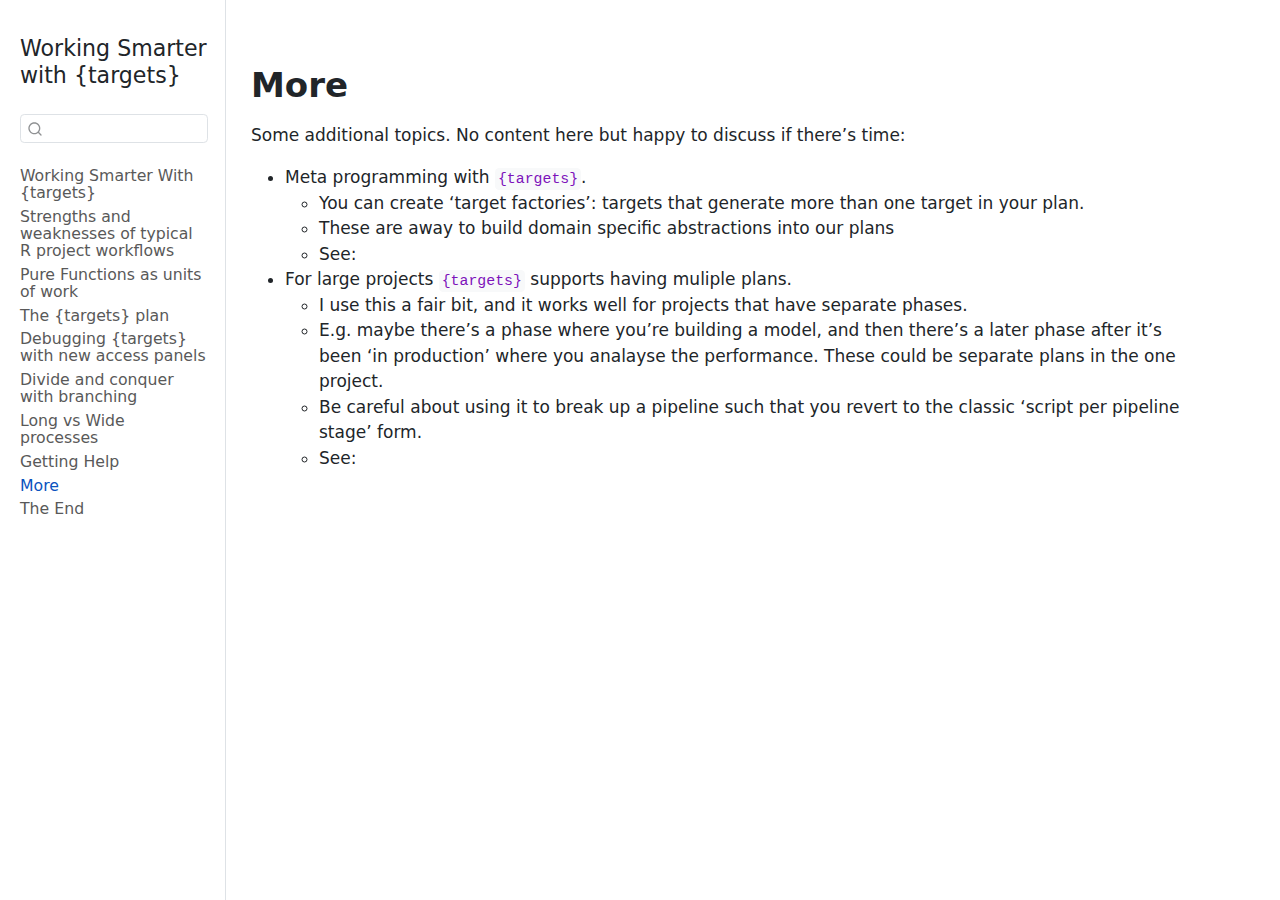
<file: docs/more.html>
<!DOCTYPE html>
<html xmlns="http://www.w3.org/1999/xhtml" lang="en" xml:lang="en"><head>

<meta charset="utf-8">
<meta name="generator" content="quarto-1.4.554">

<meta name="viewport" content="width=device-width, initial-scale=1.0, user-scalable=yes">


<title>Working Smarter with {targets}</title>
<style>
code{white-space: pre-wrap;}
span.smallcaps{font-variant: small-caps;}
div.columns{display: flex; gap: min(4vw, 1.5em);}
div.column{flex: auto; overflow-x: auto;}
div.hanging-indent{margin-left: 1.5em; text-indent: -1.5em;}
ul.task-list{list-style: none;}
ul.task-list li input[type="checkbox"] {
  width: 0.8em;
  margin: 0 0.8em 0.2em -1em; /* quarto-specific, see https://github.com/quarto-dev/quarto-cli/issues/4556 */ 
  vertical-align: middle;
}
</style>


<script src="site_libs/quarto-nav/quarto-nav.js"></script>
<script src="site_libs/quarto-nav/headroom.min.js"></script>
<script src="site_libs/clipboard/clipboard.min.js"></script>
<script src="site_libs/quarto-search/autocomplete.umd.js"></script>
<script src="site_libs/quarto-search/fuse.min.js"></script>
<script src="site_libs/quarto-search/quarto-search.js"></script>
<meta name="quarto:offset" content="./">
<script src="site_libs/quarto-html/quarto.js"></script>
<script src="site_libs/quarto-html/popper.min.js"></script>
<script src="site_libs/quarto-html/tippy.umd.min.js"></script>
<script src="site_libs/quarto-html/anchor.min.js"></script>
<link href="site_libs/quarto-html/tippy.css" rel="stylesheet">
<link href="site_libs/quarto-html/quarto-syntax-highlighting.css" rel="stylesheet" id="quarto-text-highlighting-styles">
<script src="site_libs/bootstrap/bootstrap.min.js"></script>
<link href="site_libs/bootstrap/bootstrap-icons.css" rel="stylesheet">
<link href="site_libs/bootstrap/bootstrap.min.css" rel="stylesheet" id="quarto-bootstrap" data-mode="light">
<script id="quarto-search-options" type="application/json">{
  "location": "sidebar",
  "copy-button": false,
  "collapse-after": 3,
  "panel-placement": "start",
  "type": "textbox",
  "limit": 50,
  "keyboard-shortcut": [
    "f",
    "/",
    "s"
  ],
  "show-item-context": false,
  "language": {
    "search-no-results-text": "No results",
    "search-matching-documents-text": "matching documents",
    "search-copy-link-title": "Copy link to search",
    "search-hide-matches-text": "Hide additional matches",
    "search-more-match-text": "more match in this document",
    "search-more-matches-text": "more matches in this document",
    "search-clear-button-title": "Clear",
    "search-text-placeholder": "",
    "search-detached-cancel-button-title": "Cancel",
    "search-submit-button-title": "Submit",
    "search-label": "Search"
  }
}</script>


</head>

<body class="nav-sidebar docked fullcontent">

<div id="quarto-search-results"></div>
  <header id="quarto-header" class="headroom fixed-top">
  <nav class="quarto-secondary-nav">
    <div class="container-fluid d-flex">
      <button type="button" class="quarto-btn-toggle btn" data-bs-toggle="collapse" data-bs-target=".quarto-sidebar-collapse-item" aria-controls="quarto-sidebar" aria-expanded="false" aria-label="Toggle sidebar navigation" onclick="if (window.quartoToggleHeadroom) { window.quartoToggleHeadroom(); }">
        <i class="bi bi-layout-text-sidebar-reverse"></i>
      </button>
        <nav class="quarto-page-breadcrumbs" aria-label="breadcrumb"><ol class="breadcrumb"><li class="breadcrumb-item"><a href="./more.html">More</a></li></ol></nav>
        <a class="flex-grow-1" role="button" data-bs-toggle="collapse" data-bs-target=".quarto-sidebar-collapse-item" aria-controls="quarto-sidebar" aria-expanded="false" aria-label="Toggle sidebar navigation" onclick="if (window.quartoToggleHeadroom) { window.quartoToggleHeadroom(); }">      
        </a>
      <button type="button" class="btn quarto-search-button" aria-label="" onclick="window.quartoOpenSearch();">
        <i class="bi bi-search"></i>
      </button>
    </div>
  </nav>
</header>
<!-- content -->
<div id="quarto-content" class="quarto-container page-columns page-rows-contents page-layout-article">
<!-- sidebar -->
  <nav id="quarto-sidebar" class="sidebar collapse collapse-horizontal quarto-sidebar-collapse-item sidebar-navigation docked overflow-auto">
    <div class="pt-lg-2 mt-2 text-left sidebar-header">
    <div class="sidebar-title mb-0 py-0">
      <a href="./">Working Smarter with {targets}</a> 
    </div>
      </div>
        <div class="mt-2 flex-shrink-0 align-items-center">
        <div class="sidebar-search">
        <div id="quarto-search" class="" title="Search"></div>
        </div>
        </div>
    <div class="sidebar-menu-container"> 
    <ul class="list-unstyled mt-1">
        <li class="sidebar-item">
  <div class="sidebar-item-container"> 
  <a href="./index.html" class="sidebar-item-text sidebar-link">
 <span class="menu-text">Working Smarter With {targets}</span></a>
  </div>
</li>
        <li class="sidebar-item">
  <div class="sidebar-item-container"> 
  <a href="./typical_R_projects.html" class="sidebar-item-text sidebar-link">
 <span class="menu-text">Strengths and weaknesses of typical R project workflows</span></a>
  </div>
</li>
        <li class="sidebar-item">
  <div class="sidebar-item-container"> 
  <a href="./pure_functions.html" class="sidebar-item-text sidebar-link">
 <span class="menu-text">Pure Functions as units of work</span></a>
  </div>
</li>
        <li class="sidebar-item">
  <div class="sidebar-item-container"> 
  <a href="./targets_plan.html" class="sidebar-item-text sidebar-link">
 <span class="menu-text">The {targets} plan</span></a>
  </div>
</li>
        <li class="sidebar-item">
  <div class="sidebar-item-container"> 
  <a href="./debugging.html" class="sidebar-item-text sidebar-link">
 <span class="menu-text">Debugging {targets} with new access panels</span></a>
  </div>
</li>
        <li class="sidebar-item">
  <div class="sidebar-item-container"> 
  <a href="./branching.html" class="sidebar-item-text sidebar-link">
 <span class="menu-text">Divide and conquer with branching</span></a>
  </div>
</li>
        <li class="sidebar-item">
  <div class="sidebar-item-container"> 
  <a href="./long_vs_wide.html" class="sidebar-item-text sidebar-link">
 <span class="menu-text">Long vs Wide processes</span></a>
  </div>
</li>
        <li class="sidebar-item">
  <div class="sidebar-item-container"> 
  <a href="./getting_help.html" class="sidebar-item-text sidebar-link">
 <span class="menu-text">Getting Help</span></a>
  </div>
</li>
        <li class="sidebar-item">
  <div class="sidebar-item-container"> 
  <a href="./more.html" class="sidebar-item-text sidebar-link active">
 <span class="menu-text">More</span></a>
  </div>
</li>
        <li class="sidebar-item">
  <div class="sidebar-item-container"> 
  <a href="./end.html" class="sidebar-item-text sidebar-link">
 <span class="menu-text">The End</span></a>
  </div>
</li>
    </ul>
    </div>
</nav>
<div id="quarto-sidebar-glass" class="quarto-sidebar-collapse-item" data-bs-toggle="collapse" data-bs-target=".quarto-sidebar-collapse-item"></div>
<!-- margin-sidebar -->
    
<!-- main -->
<main class="content" id="quarto-document-content">




<section id="more" class="level1">
<h1>More</h1>
<p>Some additional topics. No content here but happy to discuss if there’s time:</p>
<ul>
<li>Meta programming with <code>{targets}</code>.
<ul>
<li>You can create ‘target factories’: targets that generate more than one target in your plan.</li>
<li>These are away to build domain specific abstractions into our plans</li>
<li>See: <a href="https://wlandau.github.io/targetopia/contributing.html"></a></li>
</ul></li>
<li>For large projects <code>{targets}</code> supports having muliple plans.
<ul>
<li>I use this a fair bit, and it works well for projects that have separate phases.</li>
<li>E.g. maybe there’s a phase where you’re building a model, and then there’s a later phase after it’s been ‘in production’ where you analayse the performance. These could be separate plans in the one project.</li>
<li>Be careful about using it to break up a pipeline such that you revert to the classic ‘script per pipeline stage’ form.</li>
<li>See: <a href="https://books.ropensci.org/targets/projects.html#multiple-projects"></a></li>
</ul></li>
</ul>


</section>

</main> <!-- /main -->
<script id="quarto-html-after-body" type="application/javascript">
window.document.addEventListener("DOMContentLoaded", function (event) {
  const toggleBodyColorMode = (bsSheetEl) => {
    const mode = bsSheetEl.getAttribute("data-mode");
    const bodyEl = window.document.querySelector("body");
    if (mode === "dark") {
      bodyEl.classList.add("quarto-dark");
      bodyEl.classList.remove("quarto-light");
    } else {
      bodyEl.classList.add("quarto-light");
      bodyEl.classList.remove("quarto-dark");
    }
  }
  const toggleBodyColorPrimary = () => {
    const bsSheetEl = window.document.querySelector("link#quarto-bootstrap");
    if (bsSheetEl) {
      toggleBodyColorMode(bsSheetEl);
    }
  }
  toggleBodyColorPrimary();  
  const icon = "";
  const anchorJS = new window.AnchorJS();
  anchorJS.options = {
    placement: 'right',
    icon: icon
  };
  anchorJS.add('.anchored');
  const isCodeAnnotation = (el) => {
    for (const clz of el.classList) {
      if (clz.startsWith('code-annotation-')) {                     
        return true;
      }
    }
    return false;
  }
  const clipboard = new window.ClipboardJS('.code-copy-button', {
    text: function(trigger) {
      const codeEl = trigger.previousElementSibling.cloneNode(true);
      for (const childEl of codeEl.children) {
        if (isCodeAnnotation(childEl)) {
          childEl.remove();
        }
      }
      return codeEl.innerText;
    }
  });
  clipboard.on('success', function(e) {
    // button target
    const button = e.trigger;
    // don't keep focus
    button.blur();
    // flash "checked"
    button.classList.add('code-copy-button-checked');
    var currentTitle = button.getAttribute("title");
    button.setAttribute("title", "Copied!");
    let tooltip;
    if (window.bootstrap) {
      button.setAttribute("data-bs-toggle", "tooltip");
      button.setAttribute("data-bs-placement", "left");
      button.setAttribute("data-bs-title", "Copied!");
      tooltip = new bootstrap.Tooltip(button, 
        { trigger: "manual", 
          customClass: "code-copy-button-tooltip",
          offset: [0, -8]});
      tooltip.show();    
    }
    setTimeout(function() {
      if (tooltip) {
        tooltip.hide();
        button.removeAttribute("data-bs-title");
        button.removeAttribute("data-bs-toggle");
        button.removeAttribute("data-bs-placement");
      }
      button.setAttribute("title", currentTitle);
      button.classList.remove('code-copy-button-checked');
    }, 1000);
    // clear code selection
    e.clearSelection();
  });
    var localhostRegex = new RegExp(/^(?:http|https):\/\/localhost\:?[0-9]*\//);
    var mailtoRegex = new RegExp(/^mailto:/);
      var filterRegex = new RegExp('/' + window.location.host + '/');
    var isInternal = (href) => {
        return filterRegex.test(href) || localhostRegex.test(href) || mailtoRegex.test(href);
    }
    // Inspect non-navigation links and adorn them if external
 	var links = window.document.querySelectorAll('a[href]:not(.nav-link):not(.navbar-brand):not(.toc-action):not(.sidebar-link):not(.sidebar-item-toggle):not(.pagination-link):not(.no-external):not([aria-hidden]):not(.dropdown-item):not(.quarto-navigation-tool)');
    for (var i=0; i<links.length; i++) {
      const link = links[i];
      if (!isInternal(link.href)) {
        // undo the damage that might have been done by quarto-nav.js in the case of
        // links that we want to consider external
        if (link.dataset.originalHref !== undefined) {
          link.href = link.dataset.originalHref;
        }
      }
    }
  function tippyHover(el, contentFn, onTriggerFn, onUntriggerFn) {
    const config = {
      allowHTML: true,
      maxWidth: 500,
      delay: 100,
      arrow: false,
      appendTo: function(el) {
          return el.parentElement;
      },
      interactive: true,
      interactiveBorder: 10,
      theme: 'quarto',
      placement: 'bottom-start',
    };
    if (contentFn) {
      config.content = contentFn;
    }
    if (onTriggerFn) {
      config.onTrigger = onTriggerFn;
    }
    if (onUntriggerFn) {
      config.onUntrigger = onUntriggerFn;
    }
    window.tippy(el, config); 
  }
  const noterefs = window.document.querySelectorAll('a[role="doc-noteref"]');
  for (var i=0; i<noterefs.length; i++) {
    const ref = noterefs[i];
    tippyHover(ref, function() {
      // use id or data attribute instead here
      let href = ref.getAttribute('data-footnote-href') || ref.getAttribute('href');
      try { href = new URL(href).hash; } catch {}
      const id = href.replace(/^#\/?/, "");
      const note = window.document.getElementById(id);
      if (note) {
        return note.innerHTML;
      } else {
        return "";
      }
    });
  }
  const xrefs = window.document.querySelectorAll('a.quarto-xref');
  const processXRef = (id, note) => {
    // Strip column container classes
    const stripColumnClz = (el) => {
      el.classList.remove("page-full", "page-columns");
      if (el.children) {
        for (const child of el.children) {
          stripColumnClz(child);
        }
      }
    }
    stripColumnClz(note)
    if (id === null || id.startsWith('sec-')) {
      // Special case sections, only their first couple elements
      const container = document.createElement("div");
      if (note.children && note.children.length > 2) {
        container.appendChild(note.children[0].cloneNode(true));
        for (let i = 1; i < note.children.length; i++) {
          const child = note.children[i];
          if (child.tagName === "P" && child.innerText === "") {
            continue;
          } else {
            container.appendChild(child.cloneNode(true));
            break;
          }
        }
        if (window.Quarto?.typesetMath) {
          window.Quarto.typesetMath(container);
        }
        return container.innerHTML
      } else {
        if (window.Quarto?.typesetMath) {
          window.Quarto.typesetMath(note);
        }
        return note.innerHTML;
      }
    } else {
      // Remove any anchor links if they are present
      const anchorLink = note.querySelector('a.anchorjs-link');
      if (anchorLink) {
        anchorLink.remove();
      }
      if (window.Quarto?.typesetMath) {
        window.Quarto.typesetMath(note);
      }
      // TODO in 1.5, we should make sure this works without a callout special case
      if (note.classList.contains("callout")) {
        return note.outerHTML;
      } else {
        return note.innerHTML;
      }
    }
  }
  for (var i=0; i<xrefs.length; i++) {
    const xref = xrefs[i];
    tippyHover(xref, undefined, function(instance) {
      instance.disable();
      let url = xref.getAttribute('href');
      let hash = undefined; 
      if (url.startsWith('#')) {
        hash = url;
      } else {
        try { hash = new URL(url).hash; } catch {}
      }
      if (hash) {
        const id = hash.replace(/^#\/?/, "");
        const note = window.document.getElementById(id);
        if (note !== null) {
          try {
            const html = processXRef(id, note.cloneNode(true));
            instance.setContent(html);
          } finally {
            instance.enable();
            instance.show();
          }
        } else {
          // See if we can fetch this
          fetch(url.split('#')[0])
          .then(res => res.text())
          .then(html => {
            const parser = new DOMParser();
            const htmlDoc = parser.parseFromString(html, "text/html");
            const note = htmlDoc.getElementById(id);
            if (note !== null) {
              const html = processXRef(id, note);
              instance.setContent(html);
            } 
          }).finally(() => {
            instance.enable();
            instance.show();
          });
        }
      } else {
        // See if we can fetch a full url (with no hash to target)
        // This is a special case and we should probably do some content thinning / targeting
        fetch(url)
        .then(res => res.text())
        .then(html => {
          const parser = new DOMParser();
          const htmlDoc = parser.parseFromString(html, "text/html");
          const note = htmlDoc.querySelector('main.content');
          if (note !== null) {
            // This should only happen for chapter cross references
            // (since there is no id in the URL)
            // remove the first header
            if (note.children.length > 0 && note.children[0].tagName === "HEADER") {
              note.children[0].remove();
            }
            const html = processXRef(null, note);
            instance.setContent(html);
          } 
        }).finally(() => {
          instance.enable();
          instance.show();
        });
      }
    }, function(instance) {
    });
  }
      let selectedAnnoteEl;
      const selectorForAnnotation = ( cell, annotation) => {
        let cellAttr = 'data-code-cell="' + cell + '"';
        let lineAttr = 'data-code-annotation="' +  annotation + '"';
        const selector = 'span[' + cellAttr + '][' + lineAttr + ']';
        return selector;
      }
      const selectCodeLines = (annoteEl) => {
        const doc = window.document;
        const targetCell = annoteEl.getAttribute("data-target-cell");
        const targetAnnotation = annoteEl.getAttribute("data-target-annotation");
        const annoteSpan = window.document.querySelector(selectorForAnnotation(targetCell, targetAnnotation));
        const lines = annoteSpan.getAttribute("data-code-lines").split(",");
        const lineIds = lines.map((line) => {
          return targetCell + "-" + line;
        })
        let top = null;
        let height = null;
        let parent = null;
        if (lineIds.length > 0) {
            //compute the position of the single el (top and bottom and make a div)
            const el = window.document.getElementById(lineIds[0]);
            top = el.offsetTop;
            height = el.offsetHeight;
            parent = el.parentElement.parentElement;
          if (lineIds.length > 1) {
            const lastEl = window.document.getElementById(lineIds[lineIds.length - 1]);
            const bottom = lastEl.offsetTop + lastEl.offsetHeight;
            height = bottom - top;
          }
          if (top !== null && height !== null && parent !== null) {
            // cook up a div (if necessary) and position it 
            let div = window.document.getElementById("code-annotation-line-highlight");
            if (div === null) {
              div = window.document.createElement("div");
              div.setAttribute("id", "code-annotation-line-highlight");
              div.style.position = 'absolute';
              parent.appendChild(div);
            }
            div.style.top = top - 2 + "px";
            div.style.height = height + 4 + "px";
            div.style.left = 0;
            let gutterDiv = window.document.getElementById("code-annotation-line-highlight-gutter");
            if (gutterDiv === null) {
              gutterDiv = window.document.createElement("div");
              gutterDiv.setAttribute("id", "code-annotation-line-highlight-gutter");
              gutterDiv.style.position = 'absolute';
              const codeCell = window.document.getElementById(targetCell);
              const gutter = codeCell.querySelector('.code-annotation-gutter');
              gutter.appendChild(gutterDiv);
            }
            gutterDiv.style.top = top - 2 + "px";
            gutterDiv.style.height = height + 4 + "px";
          }
          selectedAnnoteEl = annoteEl;
        }
      };
      const unselectCodeLines = () => {
        const elementsIds = ["code-annotation-line-highlight", "code-annotation-line-highlight-gutter"];
        elementsIds.forEach((elId) => {
          const div = window.document.getElementById(elId);
          if (div) {
            div.remove();
          }
        });
        selectedAnnoteEl = undefined;
      };
        // Handle positioning of the toggle
    window.addEventListener(
      "resize",
      throttle(() => {
        elRect = undefined;
        if (selectedAnnoteEl) {
          selectCodeLines(selectedAnnoteEl);
        }
      }, 10)
    );
    function throttle(fn, ms) {
    let throttle = false;
    let timer;
      return (...args) => {
        if(!throttle) { // first call gets through
            fn.apply(this, args);
            throttle = true;
        } else { // all the others get throttled
            if(timer) clearTimeout(timer); // cancel #2
            timer = setTimeout(() => {
              fn.apply(this, args);
              timer = throttle = false;
            }, ms);
        }
      };
    }
      // Attach click handler to the DT
      const annoteDls = window.document.querySelectorAll('dt[data-target-cell]');
      for (const annoteDlNode of annoteDls) {
        annoteDlNode.addEventListener('click', (event) => {
          const clickedEl = event.target;
          if (clickedEl !== selectedAnnoteEl) {
            unselectCodeLines();
            const activeEl = window.document.querySelector('dt[data-target-cell].code-annotation-active');
            if (activeEl) {
              activeEl.classList.remove('code-annotation-active');
            }
            selectCodeLines(clickedEl);
            clickedEl.classList.add('code-annotation-active');
          } else {
            // Unselect the line
            unselectCodeLines();
            clickedEl.classList.remove('code-annotation-active');
          }
        });
      }
  const findCites = (el) => {
    const parentEl = el.parentElement;
    if (parentEl) {
      const cites = parentEl.dataset.cites;
      if (cites) {
        return {
          el,
          cites: cites.split(' ')
        };
      } else {
        return findCites(el.parentElement)
      }
    } else {
      return undefined;
    }
  };
  var bibliorefs = window.document.querySelectorAll('a[role="doc-biblioref"]');
  for (var i=0; i<bibliorefs.length; i++) {
    const ref = bibliorefs[i];
    const citeInfo = findCites(ref);
    if (citeInfo) {
      tippyHover(citeInfo.el, function() {
        var popup = window.document.createElement('div');
        citeInfo.cites.forEach(function(cite) {
          var citeDiv = window.document.createElement('div');
          citeDiv.classList.add('hanging-indent');
          citeDiv.classList.add('csl-entry');
          var biblioDiv = window.document.getElementById('ref-' + cite);
          if (biblioDiv) {
            citeDiv.innerHTML = biblioDiv.innerHTML;
          }
          popup.appendChild(citeDiv);
        });
        return popup.innerHTML;
      });
    }
  }
});
</script>
</div> <!-- /content -->




</body></html>
</file>
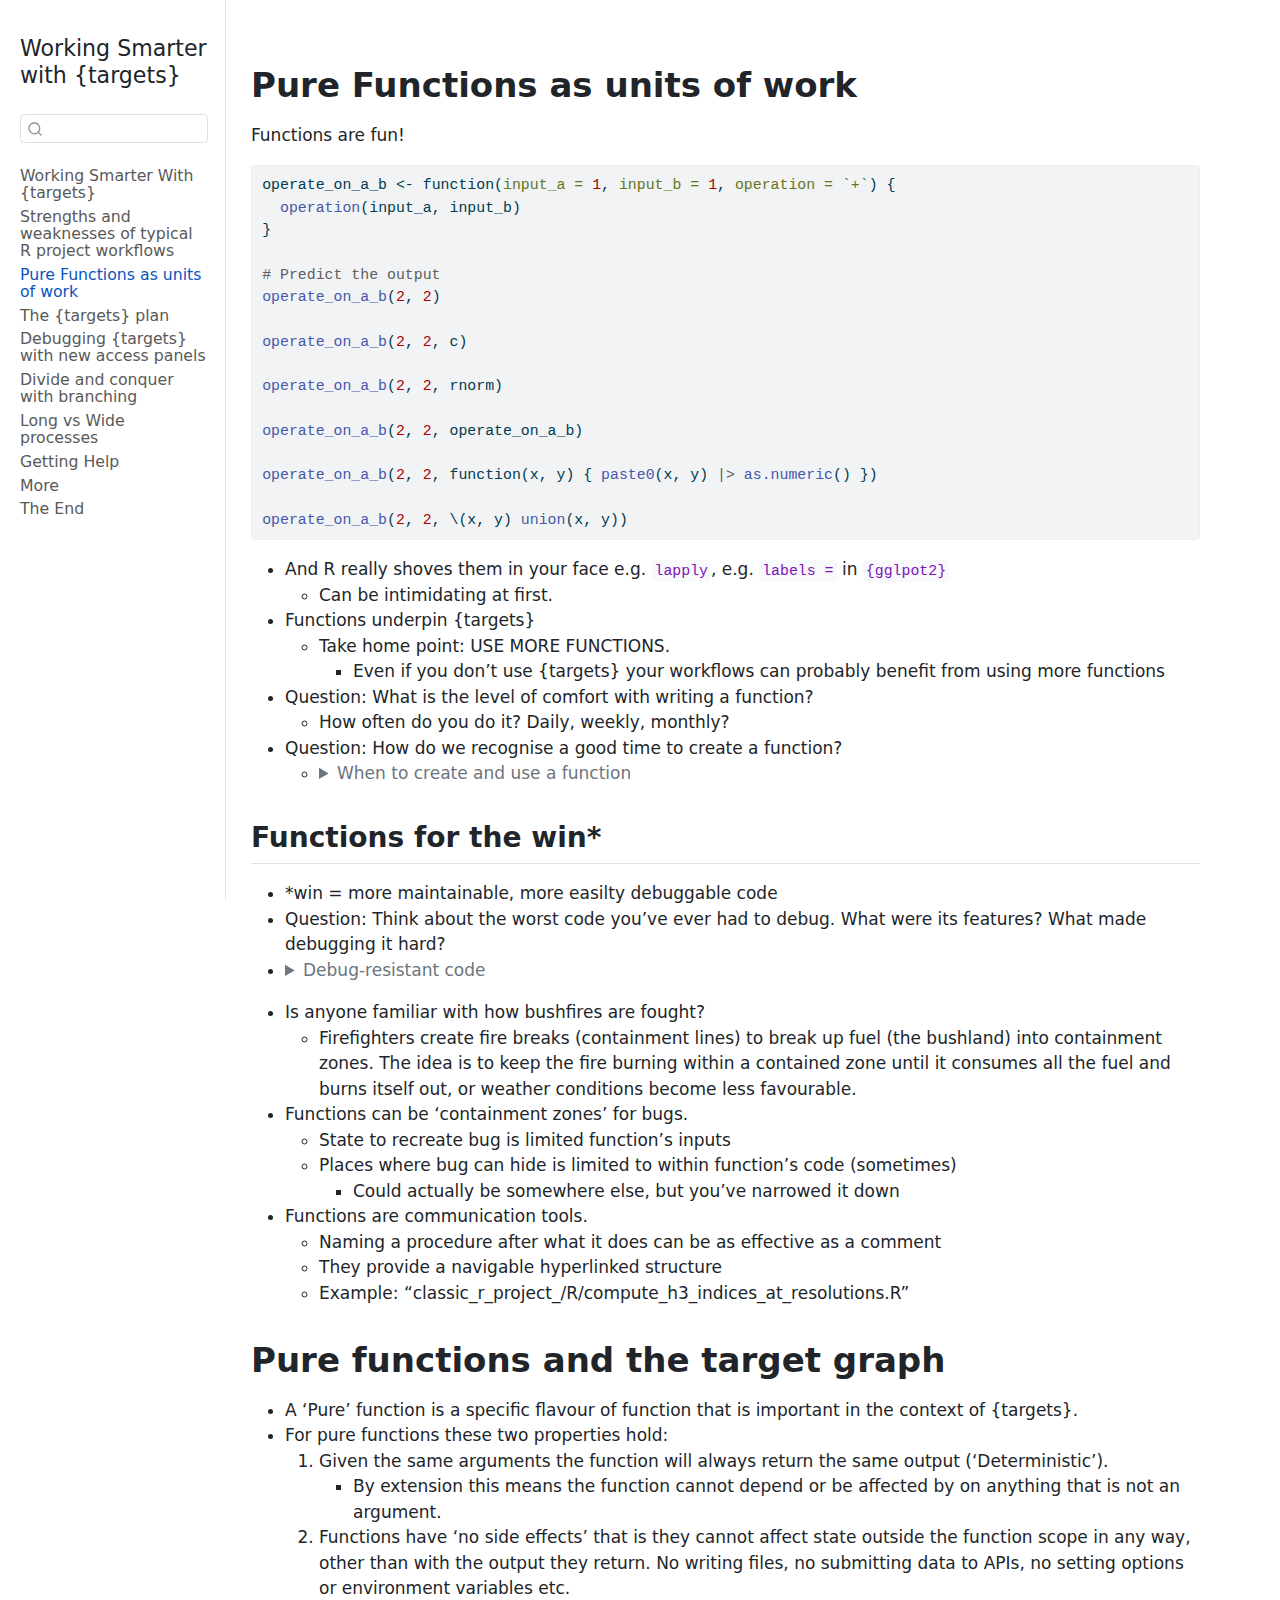
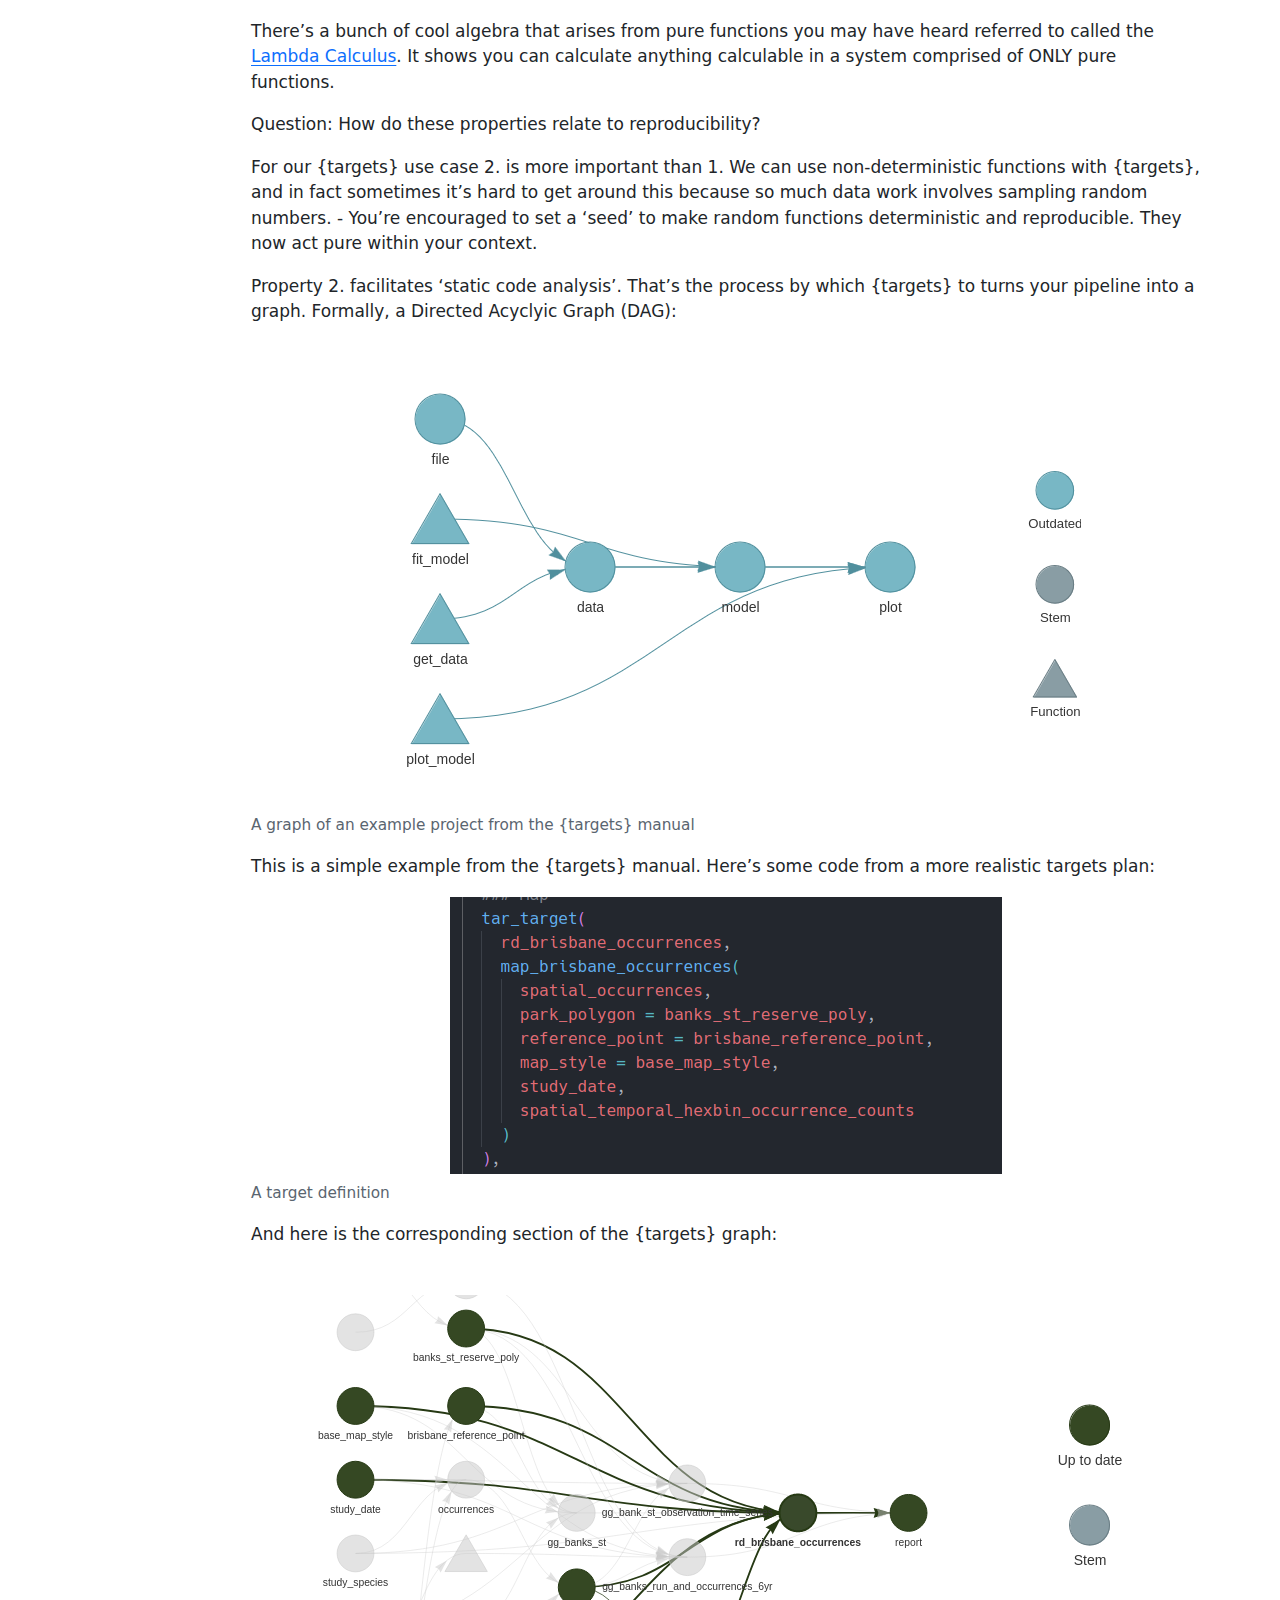
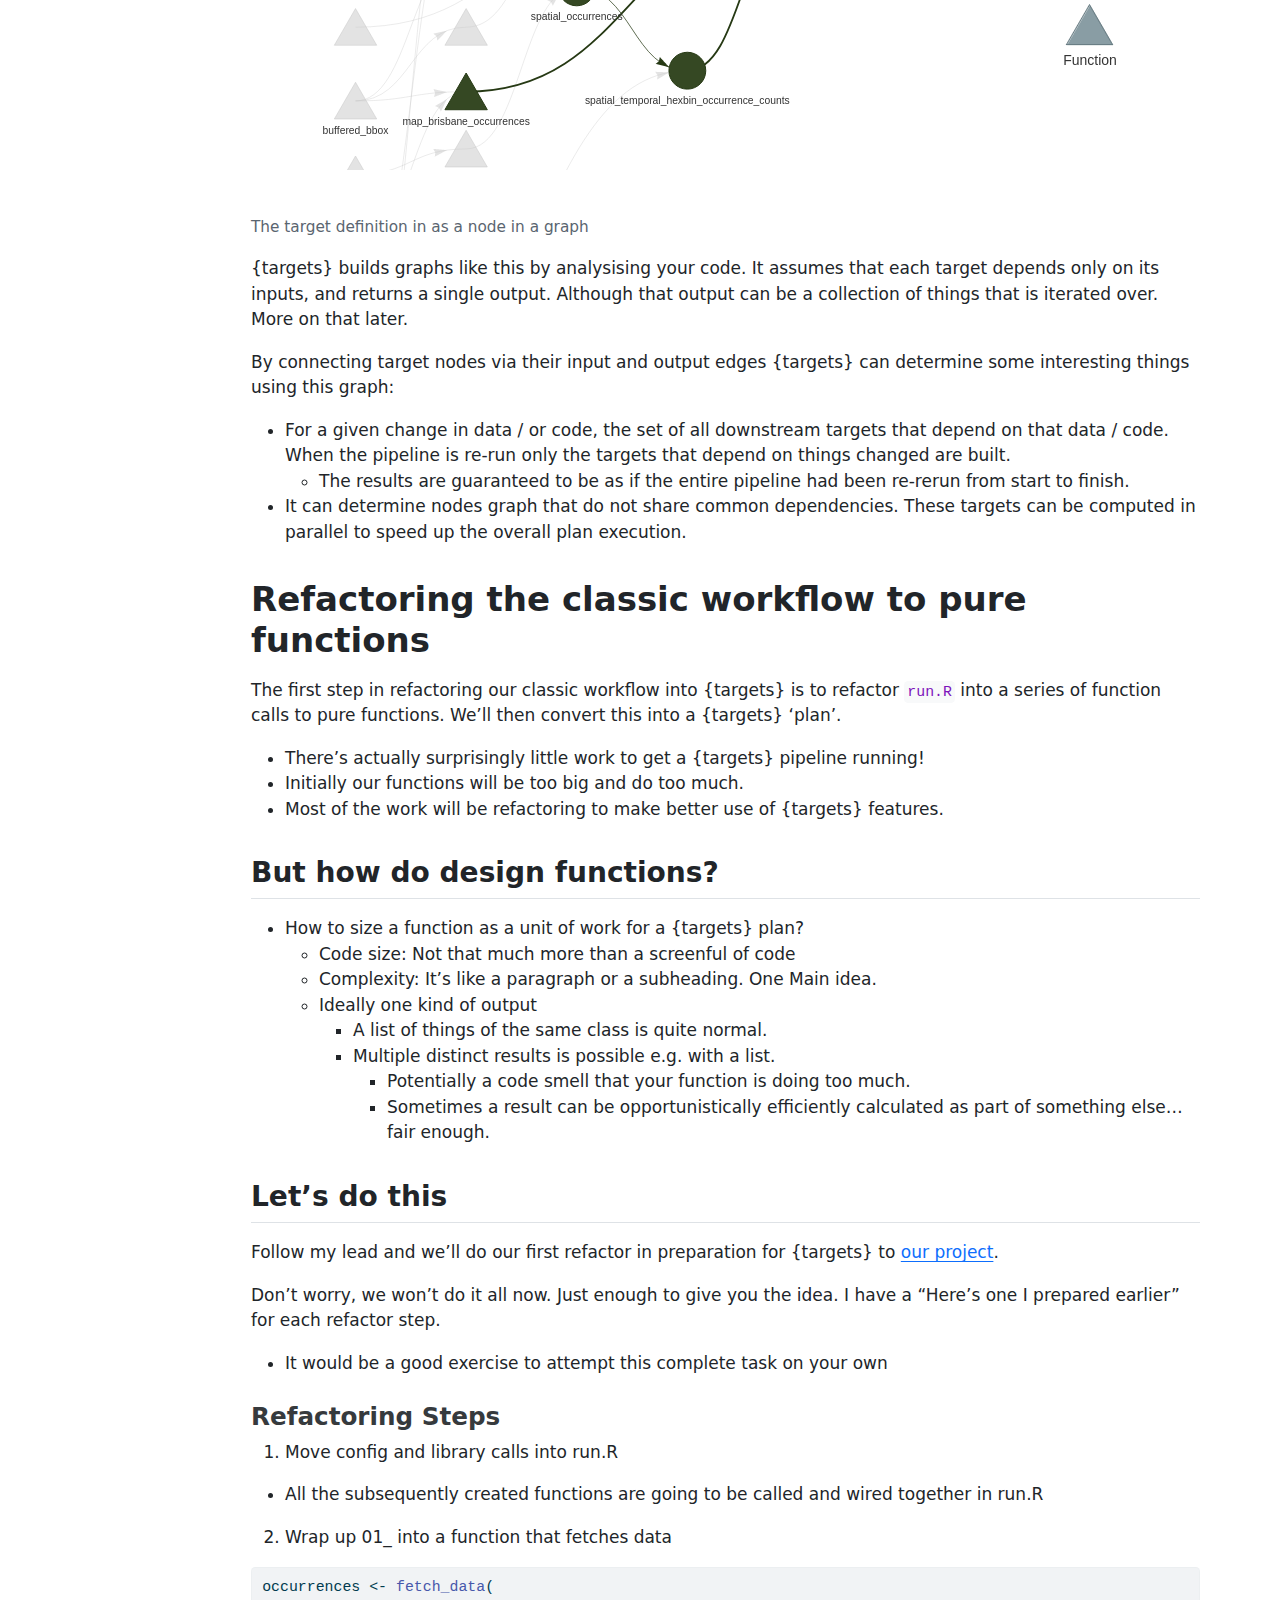
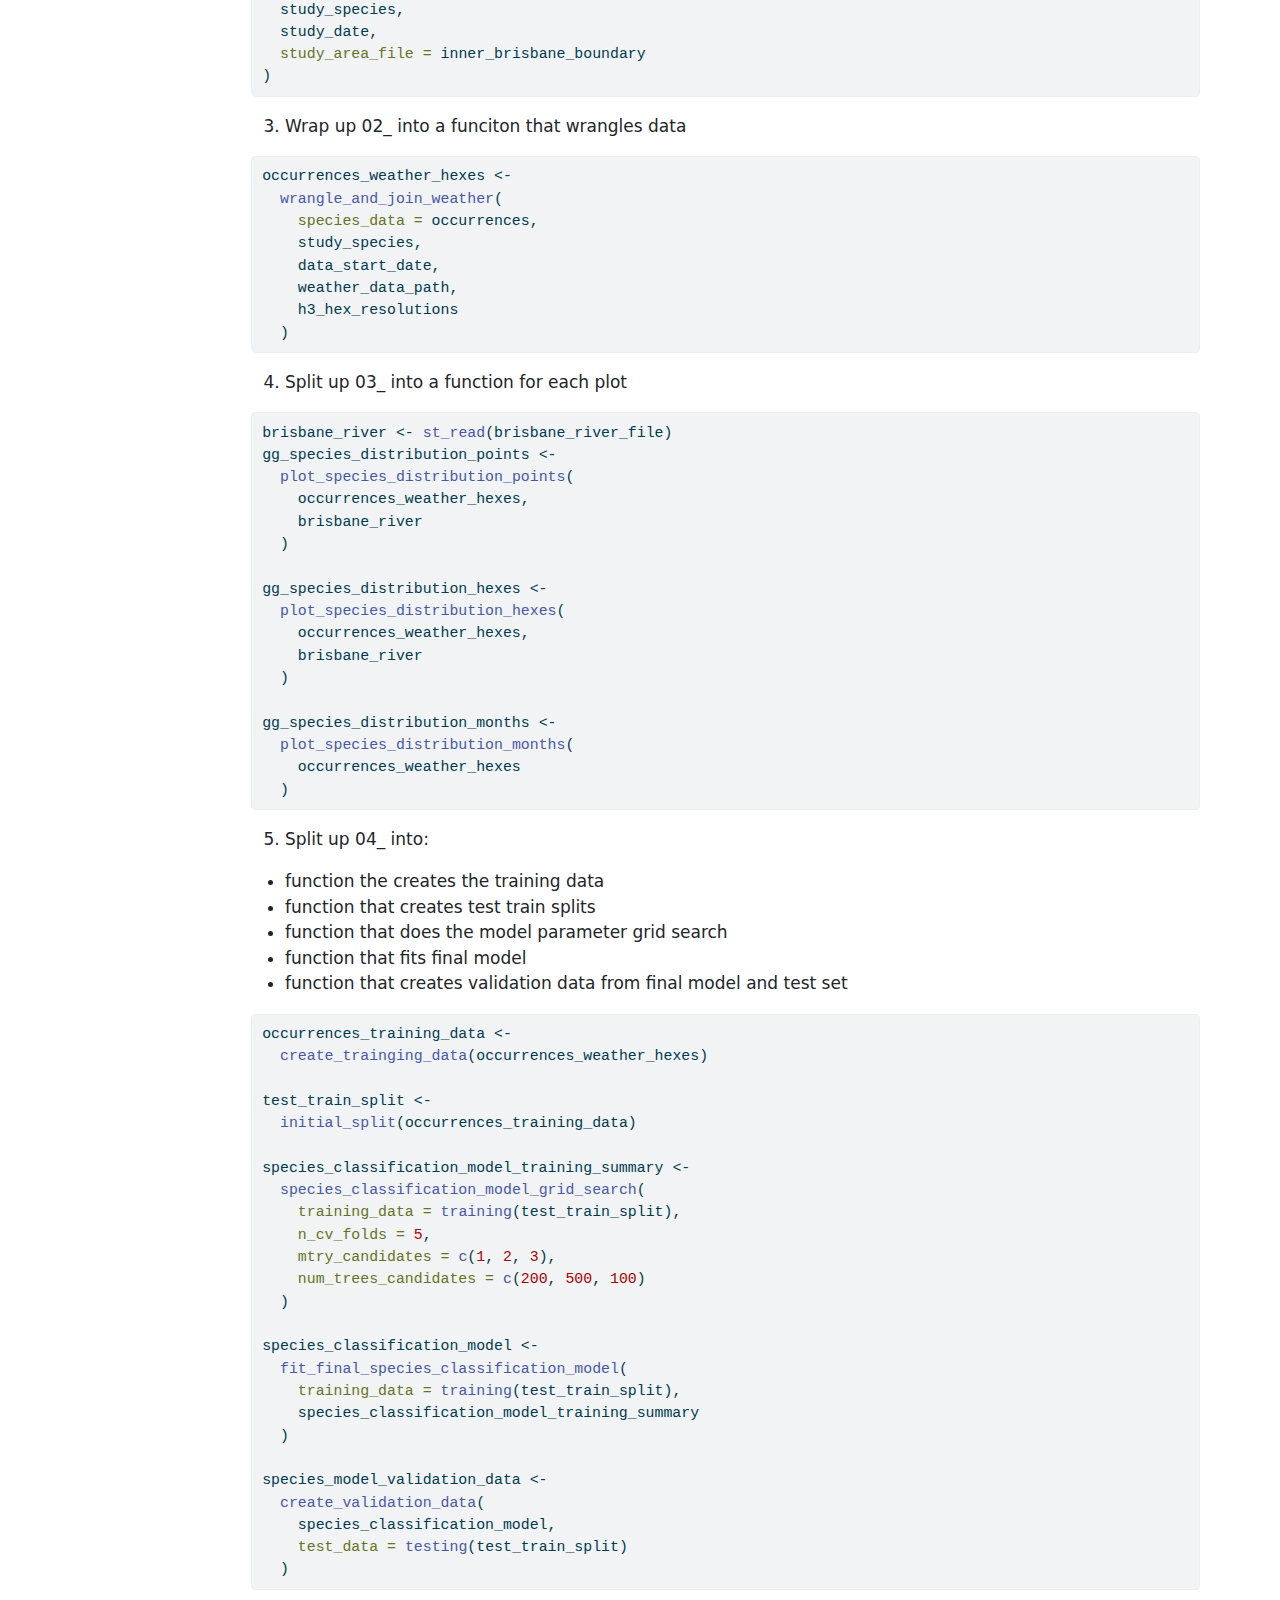
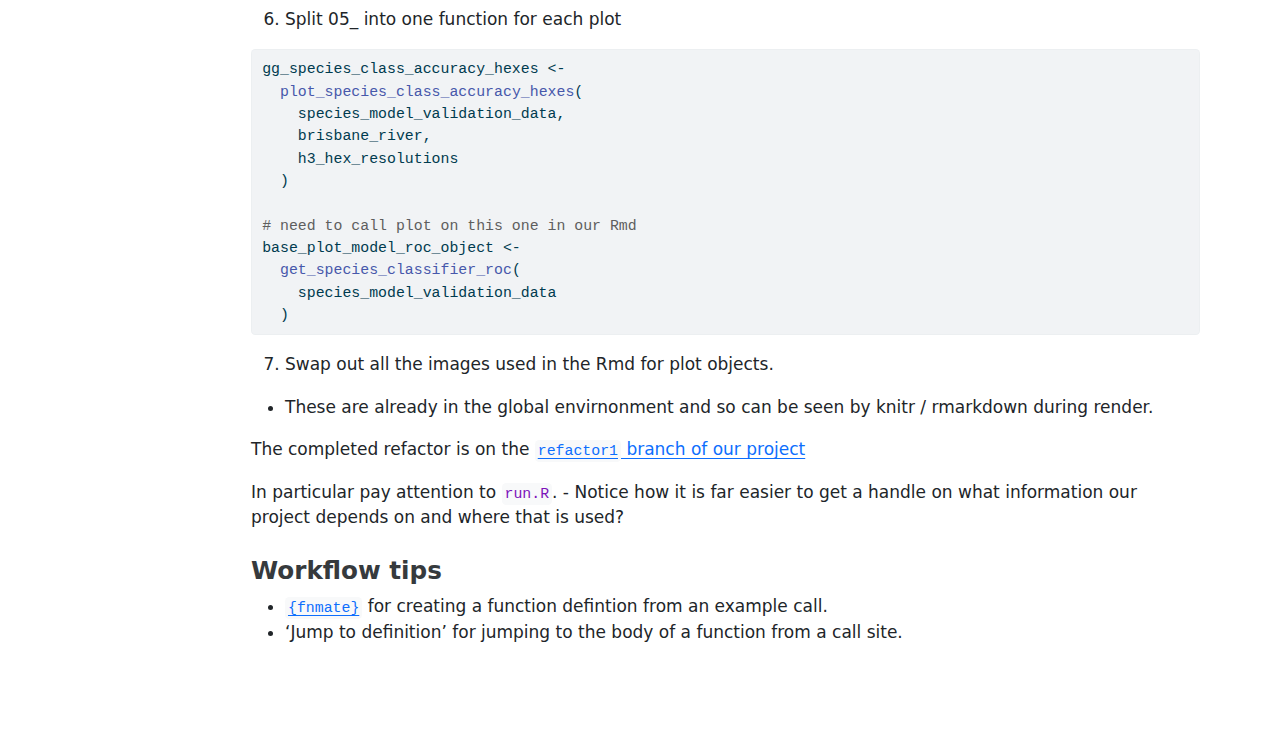
<file: docs/pure_functions.html>
<!DOCTYPE html>
<html xmlns="http://www.w3.org/1999/xhtml" lang="en" xml:lang="en"><head>

<meta charset="utf-8">
<meta name="generator" content="quarto-1.4.554">

<meta name="viewport" content="width=device-width, initial-scale=1.0, user-scalable=yes">


<title>Working Smarter with {targets}</title>
<style>
code{white-space: pre-wrap;}
span.smallcaps{font-variant: small-caps;}
div.columns{display: flex; gap: min(4vw, 1.5em);}
div.column{flex: auto; overflow-x: auto;}
div.hanging-indent{margin-left: 1.5em; text-indent: -1.5em;}
ul.task-list{list-style: none;}
ul.task-list li input[type="checkbox"] {
  width: 0.8em;
  margin: 0 0.8em 0.2em -1em; /* quarto-specific, see https://github.com/quarto-dev/quarto-cli/issues/4556 */ 
  vertical-align: middle;
}
/* CSS for syntax highlighting */
pre > code.sourceCode { white-space: pre; position: relative; }
pre > code.sourceCode > span { line-height: 1.25; }
pre > code.sourceCode > span:empty { height: 1.2em; }
.sourceCode { overflow: visible; }
code.sourceCode > span { color: inherit; text-decoration: inherit; }
div.sourceCode { margin: 1em 0; }
pre.sourceCode { margin: 0; }
@media screen {
div.sourceCode { overflow: auto; }
}
@media print {
pre > code.sourceCode { white-space: pre-wrap; }
pre > code.sourceCode > span { text-indent: -5em; padding-left: 5em; }
}
pre.numberSource code
  { counter-reset: source-line 0; }
pre.numberSource code > span
  { position: relative; left: -4em; counter-increment: source-line; }
pre.numberSource code > span > a:first-child::before
  { content: counter(source-line);
    position: relative; left: -1em; text-align: right; vertical-align: baseline;
    border: none; display: inline-block;
    -webkit-touch-callout: none; -webkit-user-select: none;
    -khtml-user-select: none; -moz-user-select: none;
    -ms-user-select: none; user-select: none;
    padding: 0 4px; width: 4em;
  }
pre.numberSource { margin-left: 3em;  padding-left: 4px; }
div.sourceCode
  {   }
@media screen {
pre > code.sourceCode > span > a:first-child::before { text-decoration: underline; }
}
</style>


<script src="site_libs/quarto-nav/quarto-nav.js"></script>
<script src="site_libs/quarto-nav/headroom.min.js"></script>
<script src="site_libs/clipboard/clipboard.min.js"></script>
<script src="site_libs/quarto-search/autocomplete.umd.js"></script>
<script src="site_libs/quarto-search/fuse.min.js"></script>
<script src="site_libs/quarto-search/quarto-search.js"></script>
<meta name="quarto:offset" content="./">
<script src="site_libs/quarto-html/quarto.js"></script>
<script src="site_libs/quarto-html/popper.min.js"></script>
<script src="site_libs/quarto-html/tippy.umd.min.js"></script>
<script src="site_libs/quarto-html/anchor.min.js"></script>
<link href="site_libs/quarto-html/tippy.css" rel="stylesheet">
<link href="site_libs/quarto-html/quarto-syntax-highlighting.css" rel="stylesheet" id="quarto-text-highlighting-styles">
<script src="site_libs/bootstrap/bootstrap.min.js"></script>
<link href="site_libs/bootstrap/bootstrap-icons.css" rel="stylesheet">
<link href="site_libs/bootstrap/bootstrap.min.css" rel="stylesheet" id="quarto-bootstrap" data-mode="light">
<script id="quarto-search-options" type="application/json">{
  "location": "sidebar",
  "copy-button": false,
  "collapse-after": 3,
  "panel-placement": "start",
  "type": "textbox",
  "limit": 50,
  "keyboard-shortcut": [
    "f",
    "/",
    "s"
  ],
  "show-item-context": false,
  "language": {
    "search-no-results-text": "No results",
    "search-matching-documents-text": "matching documents",
    "search-copy-link-title": "Copy link to search",
    "search-hide-matches-text": "Hide additional matches",
    "search-more-match-text": "more match in this document",
    "search-more-matches-text": "more matches in this document",
    "search-clear-button-title": "Clear",
    "search-text-placeholder": "",
    "search-detached-cancel-button-title": "Cancel",
    "search-submit-button-title": "Submit",
    "search-label": "Search"
  }
}</script>


</head>

<body class="nav-sidebar docked fullcontent">

<div id="quarto-search-results"></div>
  <header id="quarto-header" class="headroom fixed-top">
  <nav class="quarto-secondary-nav">
    <div class="container-fluid d-flex">
      <button type="button" class="quarto-btn-toggle btn" data-bs-toggle="collapse" data-bs-target=".quarto-sidebar-collapse-item" aria-controls="quarto-sidebar" aria-expanded="false" aria-label="Toggle sidebar navigation" onclick="if (window.quartoToggleHeadroom) { window.quartoToggleHeadroom(); }">
        <i class="bi bi-layout-text-sidebar-reverse"></i>
      </button>
        <nav class="quarto-page-breadcrumbs" aria-label="breadcrumb"><ol class="breadcrumb"><li class="breadcrumb-item"><a href="./pure_functions.html">Pure Functions as units of work</a></li></ol></nav>
        <a class="flex-grow-1" role="button" data-bs-toggle="collapse" data-bs-target=".quarto-sidebar-collapse-item" aria-controls="quarto-sidebar" aria-expanded="false" aria-label="Toggle sidebar navigation" onclick="if (window.quartoToggleHeadroom) { window.quartoToggleHeadroom(); }">      
        </a>
      <button type="button" class="btn quarto-search-button" aria-label="" onclick="window.quartoOpenSearch();">
        <i class="bi bi-search"></i>
      </button>
    </div>
  </nav>
</header>
<!-- content -->
<div id="quarto-content" class="quarto-container page-columns page-rows-contents page-layout-article">
<!-- sidebar -->
  <nav id="quarto-sidebar" class="sidebar collapse collapse-horizontal quarto-sidebar-collapse-item sidebar-navigation docked overflow-auto">
    <div class="pt-lg-2 mt-2 text-left sidebar-header">
    <div class="sidebar-title mb-0 py-0">
      <a href="./">Working Smarter with {targets}</a> 
    </div>
      </div>
        <div class="mt-2 flex-shrink-0 align-items-center">
        <div class="sidebar-search">
        <div id="quarto-search" class="" title="Search"></div>
        </div>
        </div>
    <div class="sidebar-menu-container"> 
    <ul class="list-unstyled mt-1">
        <li class="sidebar-item">
  <div class="sidebar-item-container"> 
  <a href="./index.html" class="sidebar-item-text sidebar-link">
 <span class="menu-text">Working Smarter With {targets}</span></a>
  </div>
</li>
        <li class="sidebar-item">
  <div class="sidebar-item-container"> 
  <a href="./typical_R_projects.html" class="sidebar-item-text sidebar-link">
 <span class="menu-text">Strengths and weaknesses of typical R project workflows</span></a>
  </div>
</li>
        <li class="sidebar-item">
  <div class="sidebar-item-container"> 
  <a href="./pure_functions.html" class="sidebar-item-text sidebar-link active">
 <span class="menu-text">Pure Functions as units of work</span></a>
  </div>
</li>
        <li class="sidebar-item">
  <div class="sidebar-item-container"> 
  <a href="./targets_plan.html" class="sidebar-item-text sidebar-link">
 <span class="menu-text">The {targets} plan</span></a>
  </div>
</li>
        <li class="sidebar-item">
  <div class="sidebar-item-container"> 
  <a href="./debugging.html" class="sidebar-item-text sidebar-link">
 <span class="menu-text">Debugging {targets} with new access panels</span></a>
  </div>
</li>
        <li class="sidebar-item">
  <div class="sidebar-item-container"> 
  <a href="./branching.html" class="sidebar-item-text sidebar-link">
 <span class="menu-text">Divide and conquer with branching</span></a>
  </div>
</li>
        <li class="sidebar-item">
  <div class="sidebar-item-container"> 
  <a href="./long_vs_wide.html" class="sidebar-item-text sidebar-link">
 <span class="menu-text">Long vs Wide processes</span></a>
  </div>
</li>
        <li class="sidebar-item">
  <div class="sidebar-item-container"> 
  <a href="./getting_help.html" class="sidebar-item-text sidebar-link">
 <span class="menu-text">Getting Help</span></a>
  </div>
</li>
        <li class="sidebar-item">
  <div class="sidebar-item-container"> 
  <a href="./more.html" class="sidebar-item-text sidebar-link">
 <span class="menu-text">More</span></a>
  </div>
</li>
        <li class="sidebar-item">
  <div class="sidebar-item-container"> 
  <a href="./end.html" class="sidebar-item-text sidebar-link">
 <span class="menu-text">The End</span></a>
  </div>
</li>
    </ul>
    </div>
</nav>
<div id="quarto-sidebar-glass" class="quarto-sidebar-collapse-item" data-bs-toggle="collapse" data-bs-target=".quarto-sidebar-collapse-item"></div>
<!-- margin-sidebar -->
    
<!-- main -->
<main class="content" id="quarto-document-content">




<section id="pure-functions-as-units-of-work" class="level1">
<h1>Pure Functions as units of work</h1>
<p>Functions are fun!</p>
<div class="cell">
<div class="sourceCode cell-code" id="cb1"><pre class="sourceCode r code-with-copy"><code class="sourceCode r"><span id="cb1-1"><a href="#cb1-1" aria-hidden="true" tabindex="-1"></a>operate_on_a_b <span class="ot">&lt;-</span> <span class="cf">function</span>(<span class="at">input_a =</span> <span class="dv">1</span>, <span class="at">input_b =</span> <span class="dv">1</span>, <span class="at">operation =</span> <span class="st">`</span><span class="at">+</span><span class="st">`</span>) {</span>
<span id="cb1-2"><a href="#cb1-2" aria-hidden="true" tabindex="-1"></a>  <span class="fu">operation</span>(input_a, input_b)</span>
<span id="cb1-3"><a href="#cb1-3" aria-hidden="true" tabindex="-1"></a>}</span>
<span id="cb1-4"><a href="#cb1-4" aria-hidden="true" tabindex="-1"></a></span>
<span id="cb1-5"><a href="#cb1-5" aria-hidden="true" tabindex="-1"></a><span class="co"># Predict the output</span></span>
<span id="cb1-6"><a href="#cb1-6" aria-hidden="true" tabindex="-1"></a><span class="fu">operate_on_a_b</span>(<span class="dv">2</span>, <span class="dv">2</span>)</span>
<span id="cb1-7"><a href="#cb1-7" aria-hidden="true" tabindex="-1"></a></span>
<span id="cb1-8"><a href="#cb1-8" aria-hidden="true" tabindex="-1"></a><span class="fu">operate_on_a_b</span>(<span class="dv">2</span>, <span class="dv">2</span>, c)</span>
<span id="cb1-9"><a href="#cb1-9" aria-hidden="true" tabindex="-1"></a></span>
<span id="cb1-10"><a href="#cb1-10" aria-hidden="true" tabindex="-1"></a><span class="fu">operate_on_a_b</span>(<span class="dv">2</span>, <span class="dv">2</span>, rnorm)</span>
<span id="cb1-11"><a href="#cb1-11" aria-hidden="true" tabindex="-1"></a></span>
<span id="cb1-12"><a href="#cb1-12" aria-hidden="true" tabindex="-1"></a><span class="fu">operate_on_a_b</span>(<span class="dv">2</span>, <span class="dv">2</span>, operate_on_a_b)</span>
<span id="cb1-13"><a href="#cb1-13" aria-hidden="true" tabindex="-1"></a></span>
<span id="cb1-14"><a href="#cb1-14" aria-hidden="true" tabindex="-1"></a><span class="fu">operate_on_a_b</span>(<span class="dv">2</span>, <span class="dv">2</span>, <span class="cf">function</span>(x, y) { <span class="fu">paste0</span>(x, y) <span class="sc">|&gt;</span> <span class="fu">as.numeric</span>() })</span>
<span id="cb1-15"><a href="#cb1-15" aria-hidden="true" tabindex="-1"></a></span>
<span id="cb1-16"><a href="#cb1-16" aria-hidden="true" tabindex="-1"></a><span class="fu">operate_on_a_b</span>(<span class="dv">2</span>, <span class="dv">2</span>, \(x, y) <span class="fu">union</span>(x, y))</span></code><button title="Copy to Clipboard" class="code-copy-button"><i class="bi"></i></button></pre></div>
</div>
<ul>
<li>And R really shoves them in your face e.g.&nbsp;<code>lapply</code>, e.g.&nbsp;<code>labels =</code> in <code>{gglpot2}</code>
<ul>
<li>Can be intimidating at first.</li>
</ul></li>
<li>Functions underpin {targets}
<ul>
<li>Take home point: USE MORE FUNCTIONS.
<ul>
<li>Even if you don’t use {targets} your workflows can probably benefit from using more functions</li>
</ul></li>
</ul></li>
<li>Question: What is the level of comfort with writing a function?
<ul>
<li>How often do you do it? Daily, weekly, monthly?</li>
</ul></li>
<li>Question: How do we recognise a good time to create a function?
<ul>
<li><details>
<summary>
When to create and use a function
</summary>
<ul>
<li>The classic doga is: “When you’ve copy-pasted the same code three times”. Connected to the DRY approach “Don’t Repeat Yourself”.</li>
<li>When you need to make a passage of code less complex. Functions allow us to create new forms of expression that can express solutions in terms that better match our domain. Write more ‘elegant’, readable, and maintainble code.</li>
</ul>
</details></li>
</ul></li>
</ul>
<section id="functions-for-the-win" class="level2">
<h2 class="anchored" data-anchor-id="functions-for-the-win">Functions for the win*</h2>
<ul>
<li>*win = more maintainable, more easilty debuggable code</li>
<li>Question: Think about the worst code you’ve ever had to debug. What were its features? What made debugging it hard?</li>
<li><details>
<summary>
Debug-resistant code
</summary>
<ul>
<li>Large amount of environment ‘state’ that is time consuming to set up to recreate bug</li>
<li>Large number of lines of code where bug can hide
<ul>
<li>Stepping through it all is time consuming</li>
</ul></li>
<li>Large number of objects or functions involved
<ul>
<li>Understanding them all is a high cognitive load</li>
</ul></li>
</ul>
</details></li>
<li>Is anyone familiar with how bushfires are fought?
<ul>
<li>Firefighters create fire breaks (containment lines) to break up fuel (the bushland) into containment zones. The idea is to keep the fire burning within a contained zone until it consumes all the fuel and burns itself out, or weather conditions become less favourable.</li>
</ul></li>
<li>Functions can be ‘containment zones’ for bugs.
<ul>
<li>State to recreate bug is limited function’s inputs</li>
<li>Places where bug can hide is limited to within function’s code (sometimes)
<ul>
<li>Could actually be somewhere else, but you’ve narrowed it down</li>
</ul></li>
</ul></li>
<li>Functions are communication tools.
<ul>
<li>Naming a procedure after what it does can be as effective as a comment</li>
<li>They provide a navigable hyperlinked structure</li>
<li>Example: “classic_r_project_/R/compute_h3_indices_at_resolutions.R”</li>
</ul></li>
</ul>
</section>
</section>
<section id="pure-functions-and-the-target-graph" class="level1">
<h1>Pure functions and the target graph</h1>
<ul>
<li>A ‘Pure’ function is a specific flavour of function that is important in the context of {targets}.</li>
<li>For pure functions these two properties hold:
<ol type="1">
<li>Given the same arguments the function will always return the same output (‘Deterministic’).
<ul>
<li>By extension this means the function cannot depend or be affected by on anything that is not an argument.</li>
</ul></li>
<li>Functions have ‘no side effects’ that is they cannot affect state outside the function scope in any way, other than with the output they return. No writing files, no submitting data to APIs, no setting options or environment variables etc.</li>
</ol></li>
</ul>
<p>There’s a bunch of cool algebra that arises from pure functions you may have heard referred to called the <a href="https://www.youtube.com/watch?v=3VQ382QG-y4">Lambda Calculus</a>. It shows you can calculate anything calculable in a system comprised of ONLY pure functions.</p>
<p>Question: How do these properties relate to reproducibility?</p>
<p>For our {targets} use case 2. is more important than 1. We can use non-deterministic functions with {targets}, and in fact sometimes it’s hard to get around this because so much data work involves sampling random numbers. - You’re encouraged to set a ‘seed’ to make random functions deterministic and reproducible. They now act pure within your context.</p>
<p>Property 2. facilitates ‘static code analysis’. That’s the process by which {targets} to turns your pipeline into a graph. Formally, a Directed Acyclyic Graph (DAG):</p>
<div class="quarto-figure quarto-figure-center">
<figure class="figure">
<p><img src="images/targets_network.png" class="img-fluid figure-img"></p>
<figcaption>A graph of an example project from the {targets} manual</figcaption>
</figure>
</div>
<p>This is a simple example from the {targets} manual. Here’s some code from a more realistic targets plan:</p>
<div class="quarto-figure quarto-figure-center">
<figure class="figure">
<p><img src="images/target_definition.png" class="img-fluid figure-img"></p>
<figcaption>A target definition</figcaption>
</figure>
</div>
<p>And here is the corresponding section of the {targets} graph:</p>
<div class="quarto-figure quarto-figure-center">
<figure class="figure">
<p><img src="images/targets_real_network.png" class="img-fluid figure-img"></p>
<figcaption>The target definition in as a node in a graph</figcaption>
</figure>
</div>
<p>{targets} builds graphs like this by analysising your code. It assumes that each target depends only on its inputs, and returns a single output. Although that output can be a collection of things that is iterated over. More on that later.</p>
<p>By connecting target nodes via their input and output edges {targets} can determine some interesting things using this graph:</p>
<ul>
<li>For a given change in data / or code, the set of all downstream targets that depend on that data / code. When the pipeline is re-run only the targets that depend on things changed are built.
<ul>
<li>The results are guaranteed to be as if the entire pipeline had been re-rerun from start to finish.</li>
</ul></li>
<li>It can determine nodes graph that do not share common dependencies. These targets can be computed in parallel to speed up the overall plan execution.</li>
</ul>
</section>
<section id="refactoring-the-classic-workflow-to-pure-functions" class="level1">
<h1>Refactoring the classic workflow to pure functions</h1>
<p>The first step in refactoring our classic workflow into {targets} is to refactor <code>run.R</code> into a series of function calls to pure functions. We’ll then convert this into a {targets} ‘plan’.</p>
<ul>
<li>There’s actually surprisingly little work to get a {targets} pipeline running!</li>
<li>Initially our functions will be too big and do too much.</li>
<li>Most of the work will be refactoring to make better use of {targets} features.</li>
</ul>
<section id="but-how-do-design-functions" class="level2">
<h2 class="anchored" data-anchor-id="but-how-do-design-functions">But how do design functions?</h2>
<ul>
<li>How to size a function as a unit of work for a {targets} plan?
<ul>
<li>Code size: Not that much more than a screenful of code</li>
<li>Complexity: It’s like a paragraph or a subheading. One Main idea.</li>
<li>Ideally one kind of output
<ul>
<li>A list of things of the same class is quite normal.</li>
<li>Multiple distinct results is possible e.g.&nbsp;with a list.
<ul>
<li>Potentially a code smell that your function is doing too much.</li>
<li>Sometimes a result can be opportunistically efficiently calculated as part of something else… fair enough.</li>
</ul></li>
</ul></li>
</ul></li>
</ul>
</section>
<section id="lets-do-this" class="level2">
<h2 class="anchored" data-anchor-id="lets-do-this">Let’s do this</h2>
<p>Follow my lead and we’ll do our first refactor in preparation for {targets} to <a href="https://github.com/milesmcbain/classic_r_project">our project</a>.</p>
<p>Don’t worry, we won’t do it all now. Just enough to give you the idea. I have a “Here’s one I prepared earlier” for each refactor step.</p>
<ul>
<li>It would be a good exercise to attempt this complete task on your own</li>
</ul>
<section id="refactoring-steps" class="level3">
<h3 class="anchored" data-anchor-id="refactoring-steps">Refactoring Steps</h3>
<ol type="1">
<li>Move config and library calls into run.R</li>
</ol>
<ul>
<li>All the subsequently created functions are going to be called and wired together in run.R</li>
</ul>
<ol start="2" type="1">
<li>Wrap up 01_ into a function that fetches data</li>
</ol>
<div class="cell">
<div class="sourceCode cell-code" id="cb2"><pre class="sourceCode r code-with-copy"><code class="sourceCode r"><span id="cb2-1"><a href="#cb2-1" aria-hidden="true" tabindex="-1"></a>occurrences <span class="ot">&lt;-</span> <span class="fu">fetch_data</span>(</span>
<span id="cb2-2"><a href="#cb2-2" aria-hidden="true" tabindex="-1"></a>  study_species,</span>
<span id="cb2-3"><a href="#cb2-3" aria-hidden="true" tabindex="-1"></a>  study_date,</span>
<span id="cb2-4"><a href="#cb2-4" aria-hidden="true" tabindex="-1"></a>  <span class="at">study_area_file =</span> inner_brisbane_boundary</span>
<span id="cb2-5"><a href="#cb2-5" aria-hidden="true" tabindex="-1"></a>)</span></code><button title="Copy to Clipboard" class="code-copy-button"><i class="bi"></i></button></pre></div>
</div>
<ol start="3" type="1">
<li>Wrap up 02_ into a funciton that wrangles data</li>
</ol>
<div class="cell">
<div class="sourceCode cell-code" id="cb3"><pre class="sourceCode r code-with-copy"><code class="sourceCode r"><span id="cb3-1"><a href="#cb3-1" aria-hidden="true" tabindex="-1"></a>occurrences_weather_hexes <span class="ot">&lt;-</span></span>
<span id="cb3-2"><a href="#cb3-2" aria-hidden="true" tabindex="-1"></a>  <span class="fu">wrangle_and_join_weather</span>(</span>
<span id="cb3-3"><a href="#cb3-3" aria-hidden="true" tabindex="-1"></a>    <span class="at">species_data =</span> occurrences,</span>
<span id="cb3-4"><a href="#cb3-4" aria-hidden="true" tabindex="-1"></a>    study_species,</span>
<span id="cb3-5"><a href="#cb3-5" aria-hidden="true" tabindex="-1"></a>    data_start_date,</span>
<span id="cb3-6"><a href="#cb3-6" aria-hidden="true" tabindex="-1"></a>    weather_data_path,</span>
<span id="cb3-7"><a href="#cb3-7" aria-hidden="true" tabindex="-1"></a>    h3_hex_resolutions</span>
<span id="cb3-8"><a href="#cb3-8" aria-hidden="true" tabindex="-1"></a>  )</span></code><button title="Copy to Clipboard" class="code-copy-button"><i class="bi"></i></button></pre></div>
</div>
<ol start="4" type="1">
<li>Split up 03_ into a function for each plot</li>
</ol>
<div class="cell">
<div class="sourceCode cell-code" id="cb4"><pre class="sourceCode r code-with-copy"><code class="sourceCode r"><span id="cb4-1"><a href="#cb4-1" aria-hidden="true" tabindex="-1"></a>brisbane_river <span class="ot">&lt;-</span> <span class="fu">st_read</span>(brisbane_river_file)</span>
<span id="cb4-2"><a href="#cb4-2" aria-hidden="true" tabindex="-1"></a>gg_species_distribution_points <span class="ot">&lt;-</span></span>
<span id="cb4-3"><a href="#cb4-3" aria-hidden="true" tabindex="-1"></a>  <span class="fu">plot_species_distribution_points</span>(</span>
<span id="cb4-4"><a href="#cb4-4" aria-hidden="true" tabindex="-1"></a>    occurrences_weather_hexes,</span>
<span id="cb4-5"><a href="#cb4-5" aria-hidden="true" tabindex="-1"></a>    brisbane_river</span>
<span id="cb4-6"><a href="#cb4-6" aria-hidden="true" tabindex="-1"></a>  )</span>
<span id="cb4-7"><a href="#cb4-7" aria-hidden="true" tabindex="-1"></a></span>
<span id="cb4-8"><a href="#cb4-8" aria-hidden="true" tabindex="-1"></a>gg_species_distribution_hexes <span class="ot">&lt;-</span></span>
<span id="cb4-9"><a href="#cb4-9" aria-hidden="true" tabindex="-1"></a>  <span class="fu">plot_species_distribution_hexes</span>(</span>
<span id="cb4-10"><a href="#cb4-10" aria-hidden="true" tabindex="-1"></a>    occurrences_weather_hexes,</span>
<span id="cb4-11"><a href="#cb4-11" aria-hidden="true" tabindex="-1"></a>    brisbane_river</span>
<span id="cb4-12"><a href="#cb4-12" aria-hidden="true" tabindex="-1"></a>  )</span>
<span id="cb4-13"><a href="#cb4-13" aria-hidden="true" tabindex="-1"></a></span>
<span id="cb4-14"><a href="#cb4-14" aria-hidden="true" tabindex="-1"></a>gg_species_distribution_months <span class="ot">&lt;-</span></span>
<span id="cb4-15"><a href="#cb4-15" aria-hidden="true" tabindex="-1"></a>  <span class="fu">plot_species_distribution_months</span>(</span>
<span id="cb4-16"><a href="#cb4-16" aria-hidden="true" tabindex="-1"></a>    occurrences_weather_hexes</span>
<span id="cb4-17"><a href="#cb4-17" aria-hidden="true" tabindex="-1"></a>  )</span></code><button title="Copy to Clipboard" class="code-copy-button"><i class="bi"></i></button></pre></div>
</div>
<ol start="5" type="1">
<li>Split up 04_ into:</li>
</ol>
<ul>
<li>function the creates the training data</li>
<li>function that creates test train splits</li>
<li>function that does the model parameter grid search</li>
<li>function that fits final model</li>
<li>function that creates validation data from final model and test set</li>
</ul>
<div class="cell">
<div class="sourceCode cell-code" id="cb5"><pre class="sourceCode r code-with-copy"><code class="sourceCode r"><span id="cb5-1"><a href="#cb5-1" aria-hidden="true" tabindex="-1"></a>occurrences_training_data <span class="ot">&lt;-</span></span>
<span id="cb5-2"><a href="#cb5-2" aria-hidden="true" tabindex="-1"></a>  <span class="fu">create_trainging_data</span>(occurrences_weather_hexes)</span>
<span id="cb5-3"><a href="#cb5-3" aria-hidden="true" tabindex="-1"></a></span>
<span id="cb5-4"><a href="#cb5-4" aria-hidden="true" tabindex="-1"></a>test_train_split <span class="ot">&lt;-</span></span>
<span id="cb5-5"><a href="#cb5-5" aria-hidden="true" tabindex="-1"></a>  <span class="fu">initial_split</span>(occurrences_training_data)</span>
<span id="cb5-6"><a href="#cb5-6" aria-hidden="true" tabindex="-1"></a></span>
<span id="cb5-7"><a href="#cb5-7" aria-hidden="true" tabindex="-1"></a>species_classification_model_training_summary <span class="ot">&lt;-</span></span>
<span id="cb5-8"><a href="#cb5-8" aria-hidden="true" tabindex="-1"></a>  <span class="fu">species_classification_model_grid_search</span>(</span>
<span id="cb5-9"><a href="#cb5-9" aria-hidden="true" tabindex="-1"></a>    <span class="at">training_data =</span> <span class="fu">training</span>(test_train_split),</span>
<span id="cb5-10"><a href="#cb5-10" aria-hidden="true" tabindex="-1"></a>    <span class="at">n_cv_folds =</span> <span class="dv">5</span>,</span>
<span id="cb5-11"><a href="#cb5-11" aria-hidden="true" tabindex="-1"></a>    <span class="at">mtry_candidates =</span> <span class="fu">c</span>(<span class="dv">1</span>, <span class="dv">2</span>, <span class="dv">3</span>),</span>
<span id="cb5-12"><a href="#cb5-12" aria-hidden="true" tabindex="-1"></a>    <span class="at">num_trees_candidates =</span> <span class="fu">c</span>(<span class="dv">200</span>, <span class="dv">500</span>, <span class="dv">100</span>)</span>
<span id="cb5-13"><a href="#cb5-13" aria-hidden="true" tabindex="-1"></a>  )</span>
<span id="cb5-14"><a href="#cb5-14" aria-hidden="true" tabindex="-1"></a></span>
<span id="cb5-15"><a href="#cb5-15" aria-hidden="true" tabindex="-1"></a>species_classification_model <span class="ot">&lt;-</span></span>
<span id="cb5-16"><a href="#cb5-16" aria-hidden="true" tabindex="-1"></a>  <span class="fu">fit_final_species_classification_model</span>(</span>
<span id="cb5-17"><a href="#cb5-17" aria-hidden="true" tabindex="-1"></a>    <span class="at">training_data =</span> <span class="fu">training</span>(test_train_split),</span>
<span id="cb5-18"><a href="#cb5-18" aria-hidden="true" tabindex="-1"></a>    species_classification_model_training_summary</span>
<span id="cb5-19"><a href="#cb5-19" aria-hidden="true" tabindex="-1"></a>  )</span>
<span id="cb5-20"><a href="#cb5-20" aria-hidden="true" tabindex="-1"></a></span>
<span id="cb5-21"><a href="#cb5-21" aria-hidden="true" tabindex="-1"></a>species_model_validation_data <span class="ot">&lt;-</span></span>
<span id="cb5-22"><a href="#cb5-22" aria-hidden="true" tabindex="-1"></a>  <span class="fu">create_validation_data</span>(</span>
<span id="cb5-23"><a href="#cb5-23" aria-hidden="true" tabindex="-1"></a>    species_classification_model,</span>
<span id="cb5-24"><a href="#cb5-24" aria-hidden="true" tabindex="-1"></a>    <span class="at">test_data =</span> <span class="fu">testing</span>(test_train_split)</span>
<span id="cb5-25"><a href="#cb5-25" aria-hidden="true" tabindex="-1"></a>  )</span></code><button title="Copy to Clipboard" class="code-copy-button"><i class="bi"></i></button></pre></div>
</div>
<ol start="6" type="1">
<li>Split 05_ into one function for each plot</li>
</ol>
<div class="cell">
<div class="sourceCode cell-code" id="cb6"><pre class="sourceCode r code-with-copy"><code class="sourceCode r"><span id="cb6-1"><a href="#cb6-1" aria-hidden="true" tabindex="-1"></a>gg_species_class_accuracy_hexes <span class="ot">&lt;-</span></span>
<span id="cb6-2"><a href="#cb6-2" aria-hidden="true" tabindex="-1"></a>  <span class="fu">plot_species_class_accuracy_hexes</span>(</span>
<span id="cb6-3"><a href="#cb6-3" aria-hidden="true" tabindex="-1"></a>    species_model_validation_data,</span>
<span id="cb6-4"><a href="#cb6-4" aria-hidden="true" tabindex="-1"></a>    brisbane_river,</span>
<span id="cb6-5"><a href="#cb6-5" aria-hidden="true" tabindex="-1"></a>    h3_hex_resolutions</span>
<span id="cb6-6"><a href="#cb6-6" aria-hidden="true" tabindex="-1"></a>  )</span>
<span id="cb6-7"><a href="#cb6-7" aria-hidden="true" tabindex="-1"></a></span>
<span id="cb6-8"><a href="#cb6-8" aria-hidden="true" tabindex="-1"></a><span class="co"># need to call plot on this one in our Rmd</span></span>
<span id="cb6-9"><a href="#cb6-9" aria-hidden="true" tabindex="-1"></a>base_plot_model_roc_object <span class="ot">&lt;-</span></span>
<span id="cb6-10"><a href="#cb6-10" aria-hidden="true" tabindex="-1"></a>  <span class="fu">get_species_classifier_roc</span>(</span>
<span id="cb6-11"><a href="#cb6-11" aria-hidden="true" tabindex="-1"></a>    species_model_validation_data</span>
<span id="cb6-12"><a href="#cb6-12" aria-hidden="true" tabindex="-1"></a>  )</span></code><button title="Copy to Clipboard" class="code-copy-button"><i class="bi"></i></button></pre></div>
</div>
<ol start="7" type="1">
<li>Swap out all the images used in the Rmd for plot objects.</li>
</ol>
<ul>
<li>These are already in the global envirnonment and so can be seen by knitr / rmarkdown during render.</li>
</ul>
<p>The completed refactor is on the <a href="https://github.com/MilesMcBain/classic_r_project/tree/refactor1"><code>refactor1</code> branch of our project</a></p>
<p>In particular pay attention to <code>run.R</code>. - Notice how it is far easier to get a handle on what information our project depends on and where that is used?</p>
</section>
<section id="workflow-tips" class="level3">
<h3 class="anchored" data-anchor-id="workflow-tips">Workflow tips</h3>
<ul>
<li><a href="https://github.com/milesmcbain/fnmate"><code>{fnmate}</code></a> for creating a function defintion from an example call.</li>
<li>‘Jump to definition’ for jumping to the body of a function from a call site.</li>
</ul>


</section>
</section>
</section>

</main> <!-- /main -->
<script id="quarto-html-after-body" type="application/javascript">
window.document.addEventListener("DOMContentLoaded", function (event) {
  const toggleBodyColorMode = (bsSheetEl) => {
    const mode = bsSheetEl.getAttribute("data-mode");
    const bodyEl = window.document.querySelector("body");
    if (mode === "dark") {
      bodyEl.classList.add("quarto-dark");
      bodyEl.classList.remove("quarto-light");
    } else {
      bodyEl.classList.add("quarto-light");
      bodyEl.classList.remove("quarto-dark");
    }
  }
  const toggleBodyColorPrimary = () => {
    const bsSheetEl = window.document.querySelector("link#quarto-bootstrap");
    if (bsSheetEl) {
      toggleBodyColorMode(bsSheetEl);
    }
  }
  toggleBodyColorPrimary();  
  const icon = "";
  const anchorJS = new window.AnchorJS();
  anchorJS.options = {
    placement: 'right',
    icon: icon
  };
  anchorJS.add('.anchored');
  const isCodeAnnotation = (el) => {
    for (const clz of el.classList) {
      if (clz.startsWith('code-annotation-')) {                     
        return true;
      }
    }
    return false;
  }
  const clipboard = new window.ClipboardJS('.code-copy-button', {
    text: function(trigger) {
      const codeEl = trigger.previousElementSibling.cloneNode(true);
      for (const childEl of codeEl.children) {
        if (isCodeAnnotation(childEl)) {
          childEl.remove();
        }
      }
      return codeEl.innerText;
    }
  });
  clipboard.on('success', function(e) {
    // button target
    const button = e.trigger;
    // don't keep focus
    button.blur();
    // flash "checked"
    button.classList.add('code-copy-button-checked');
    var currentTitle = button.getAttribute("title");
    button.setAttribute("title", "Copied!");
    let tooltip;
    if (window.bootstrap) {
      button.setAttribute("data-bs-toggle", "tooltip");
      button.setAttribute("data-bs-placement", "left");
      button.setAttribute("data-bs-title", "Copied!");
      tooltip = new bootstrap.Tooltip(button, 
        { trigger: "manual", 
          customClass: "code-copy-button-tooltip",
          offset: [0, -8]});
      tooltip.show();    
    }
    setTimeout(function() {
      if (tooltip) {
        tooltip.hide();
        button.removeAttribute("data-bs-title");
        button.removeAttribute("data-bs-toggle");
        button.removeAttribute("data-bs-placement");
      }
      button.setAttribute("title", currentTitle);
      button.classList.remove('code-copy-button-checked');
    }, 1000);
    // clear code selection
    e.clearSelection();
  });
    var localhostRegex = new RegExp(/^(?:http|https):\/\/localhost\:?[0-9]*\//);
    var mailtoRegex = new RegExp(/^mailto:/);
      var filterRegex = new RegExp('/' + window.location.host + '/');
    var isInternal = (href) => {
        return filterRegex.test(href) || localhostRegex.test(href) || mailtoRegex.test(href);
    }
    // Inspect non-navigation links and adorn them if external
 	var links = window.document.querySelectorAll('a[href]:not(.nav-link):not(.navbar-brand):not(.toc-action):not(.sidebar-link):not(.sidebar-item-toggle):not(.pagination-link):not(.no-external):not([aria-hidden]):not(.dropdown-item):not(.quarto-navigation-tool)');
    for (var i=0; i<links.length; i++) {
      const link = links[i];
      if (!isInternal(link.href)) {
        // undo the damage that might have been done by quarto-nav.js in the case of
        // links that we want to consider external
        if (link.dataset.originalHref !== undefined) {
          link.href = link.dataset.originalHref;
        }
      }
    }
  function tippyHover(el, contentFn, onTriggerFn, onUntriggerFn) {
    const config = {
      allowHTML: true,
      maxWidth: 500,
      delay: 100,
      arrow: false,
      appendTo: function(el) {
          return el.parentElement;
      },
      interactive: true,
      interactiveBorder: 10,
      theme: 'quarto',
      placement: 'bottom-start',
    };
    if (contentFn) {
      config.content = contentFn;
    }
    if (onTriggerFn) {
      config.onTrigger = onTriggerFn;
    }
    if (onUntriggerFn) {
      config.onUntrigger = onUntriggerFn;
    }
    window.tippy(el, config); 
  }
  const noterefs = window.document.querySelectorAll('a[role="doc-noteref"]');
  for (var i=0; i<noterefs.length; i++) {
    const ref = noterefs[i];
    tippyHover(ref, function() {
      // use id or data attribute instead here
      let href = ref.getAttribute('data-footnote-href') || ref.getAttribute('href');
      try { href = new URL(href).hash; } catch {}
      const id = href.replace(/^#\/?/, "");
      const note = window.document.getElementById(id);
      if (note) {
        return note.innerHTML;
      } else {
        return "";
      }
    });
  }
  const xrefs = window.document.querySelectorAll('a.quarto-xref');
  const processXRef = (id, note) => {
    // Strip column container classes
    const stripColumnClz = (el) => {
      el.classList.remove("page-full", "page-columns");
      if (el.children) {
        for (const child of el.children) {
          stripColumnClz(child);
        }
      }
    }
    stripColumnClz(note)
    if (id === null || id.startsWith('sec-')) {
      // Special case sections, only their first couple elements
      const container = document.createElement("div");
      if (note.children && note.children.length > 2) {
        container.appendChild(note.children[0].cloneNode(true));
        for (let i = 1; i < note.children.length; i++) {
          const child = note.children[i];
          if (child.tagName === "P" && child.innerText === "") {
            continue;
          } else {
            container.appendChild(child.cloneNode(true));
            break;
          }
        }
        if (window.Quarto?.typesetMath) {
          window.Quarto.typesetMath(container);
        }
        return container.innerHTML
      } else {
        if (window.Quarto?.typesetMath) {
          window.Quarto.typesetMath(note);
        }
        return note.innerHTML;
      }
    } else {
      // Remove any anchor links if they are present
      const anchorLink = note.querySelector('a.anchorjs-link');
      if (anchorLink) {
        anchorLink.remove();
      }
      if (window.Quarto?.typesetMath) {
        window.Quarto.typesetMath(note);
      }
      // TODO in 1.5, we should make sure this works without a callout special case
      if (note.classList.contains("callout")) {
        return note.outerHTML;
      } else {
        return note.innerHTML;
      }
    }
  }
  for (var i=0; i<xrefs.length; i++) {
    const xref = xrefs[i];
    tippyHover(xref, undefined, function(instance) {
      instance.disable();
      let url = xref.getAttribute('href');
      let hash = undefined; 
      if (url.startsWith('#')) {
        hash = url;
      } else {
        try { hash = new URL(url).hash; } catch {}
      }
      if (hash) {
        const id = hash.replace(/^#\/?/, "");
        const note = window.document.getElementById(id);
        if (note !== null) {
          try {
            const html = processXRef(id, note.cloneNode(true));
            instance.setContent(html);
          } finally {
            instance.enable();
            instance.show();
          }
        } else {
          // See if we can fetch this
          fetch(url.split('#')[0])
          .then(res => res.text())
          .then(html => {
            const parser = new DOMParser();
            const htmlDoc = parser.parseFromString(html, "text/html");
            const note = htmlDoc.getElementById(id);
            if (note !== null) {
              const html = processXRef(id, note);
              instance.setContent(html);
            } 
          }).finally(() => {
            instance.enable();
            instance.show();
          });
        }
      } else {
        // See if we can fetch a full url (with no hash to target)
        // This is a special case and we should probably do some content thinning / targeting
        fetch(url)
        .then(res => res.text())
        .then(html => {
          const parser = new DOMParser();
          const htmlDoc = parser.parseFromString(html, "text/html");
          const note = htmlDoc.querySelector('main.content');
          if (note !== null) {
            // This should only happen for chapter cross references
            // (since there is no id in the URL)
            // remove the first header
            if (note.children.length > 0 && note.children[0].tagName === "HEADER") {
              note.children[0].remove();
            }
            const html = processXRef(null, note);
            instance.setContent(html);
          } 
        }).finally(() => {
          instance.enable();
          instance.show();
        });
      }
    }, function(instance) {
    });
  }
      let selectedAnnoteEl;
      const selectorForAnnotation = ( cell, annotation) => {
        let cellAttr = 'data-code-cell="' + cell + '"';
        let lineAttr = 'data-code-annotation="' +  annotation + '"';
        const selector = 'span[' + cellAttr + '][' + lineAttr + ']';
        return selector;
      }
      const selectCodeLines = (annoteEl) => {
        const doc = window.document;
        const targetCell = annoteEl.getAttribute("data-target-cell");
        const targetAnnotation = annoteEl.getAttribute("data-target-annotation");
        const annoteSpan = window.document.querySelector(selectorForAnnotation(targetCell, targetAnnotation));
        const lines = annoteSpan.getAttribute("data-code-lines").split(",");
        const lineIds = lines.map((line) => {
          return targetCell + "-" + line;
        })
        let top = null;
        let height = null;
        let parent = null;
        if (lineIds.length > 0) {
            //compute the position of the single el (top and bottom and make a div)
            const el = window.document.getElementById(lineIds[0]);
            top = el.offsetTop;
            height = el.offsetHeight;
            parent = el.parentElement.parentElement;
          if (lineIds.length > 1) {
            const lastEl = window.document.getElementById(lineIds[lineIds.length - 1]);
            const bottom = lastEl.offsetTop + lastEl.offsetHeight;
            height = bottom - top;
          }
          if (top !== null && height !== null && parent !== null) {
            // cook up a div (if necessary) and position it 
            let div = window.document.getElementById("code-annotation-line-highlight");
            if (div === null) {
              div = window.document.createElement("div");
              div.setAttribute("id", "code-annotation-line-highlight");
              div.style.position = 'absolute';
              parent.appendChild(div);
            }
            div.style.top = top - 2 + "px";
            div.style.height = height + 4 + "px";
            div.style.left = 0;
            let gutterDiv = window.document.getElementById("code-annotation-line-highlight-gutter");
            if (gutterDiv === null) {
              gutterDiv = window.document.createElement("div");
              gutterDiv.setAttribute("id", "code-annotation-line-highlight-gutter");
              gutterDiv.style.position = 'absolute';
              const codeCell = window.document.getElementById(targetCell);
              const gutter = codeCell.querySelector('.code-annotation-gutter');
              gutter.appendChild(gutterDiv);
            }
            gutterDiv.style.top = top - 2 + "px";
            gutterDiv.style.height = height + 4 + "px";
          }
          selectedAnnoteEl = annoteEl;
        }
      };
      const unselectCodeLines = () => {
        const elementsIds = ["code-annotation-line-highlight", "code-annotation-line-highlight-gutter"];
        elementsIds.forEach((elId) => {
          const div = window.document.getElementById(elId);
          if (div) {
            div.remove();
          }
        });
        selectedAnnoteEl = undefined;
      };
        // Handle positioning of the toggle
    window.addEventListener(
      "resize",
      throttle(() => {
        elRect = undefined;
        if (selectedAnnoteEl) {
          selectCodeLines(selectedAnnoteEl);
        }
      }, 10)
    );
    function throttle(fn, ms) {
    let throttle = false;
    let timer;
      return (...args) => {
        if(!throttle) { // first call gets through
            fn.apply(this, args);
            throttle = true;
        } else { // all the others get throttled
            if(timer) clearTimeout(timer); // cancel #2
            timer = setTimeout(() => {
              fn.apply(this, args);
              timer = throttle = false;
            }, ms);
        }
      };
    }
      // Attach click handler to the DT
      const annoteDls = window.document.querySelectorAll('dt[data-target-cell]');
      for (const annoteDlNode of annoteDls) {
        annoteDlNode.addEventListener('click', (event) => {
          const clickedEl = event.target;
          if (clickedEl !== selectedAnnoteEl) {
            unselectCodeLines();
            const activeEl = window.document.querySelector('dt[data-target-cell].code-annotation-active');
            if (activeEl) {
              activeEl.classList.remove('code-annotation-active');
            }
            selectCodeLines(clickedEl);
            clickedEl.classList.add('code-annotation-active');
          } else {
            // Unselect the line
            unselectCodeLines();
            clickedEl.classList.remove('code-annotation-active');
          }
        });
      }
  const findCites = (el) => {
    const parentEl = el.parentElement;
    if (parentEl) {
      const cites = parentEl.dataset.cites;
      if (cites) {
        return {
          el,
          cites: cites.split(' ')
        };
      } else {
        return findCites(el.parentElement)
      }
    } else {
      return undefined;
    }
  };
  var bibliorefs = window.document.querySelectorAll('a[role="doc-biblioref"]');
  for (var i=0; i<bibliorefs.length; i++) {
    const ref = bibliorefs[i];
    const citeInfo = findCites(ref);
    if (citeInfo) {
      tippyHover(citeInfo.el, function() {
        var popup = window.document.createElement('div');
        citeInfo.cites.forEach(function(cite) {
          var citeDiv = window.document.createElement('div');
          citeDiv.classList.add('hanging-indent');
          citeDiv.classList.add('csl-entry');
          var biblioDiv = window.document.getElementById('ref-' + cite);
          if (biblioDiv) {
            citeDiv.innerHTML = biblioDiv.innerHTML;
          }
          popup.appendChild(citeDiv);
        });
        return popup.innerHTML;
      });
    }
  }
});
</script>
</div> <!-- /content -->




</body></html>
</file>
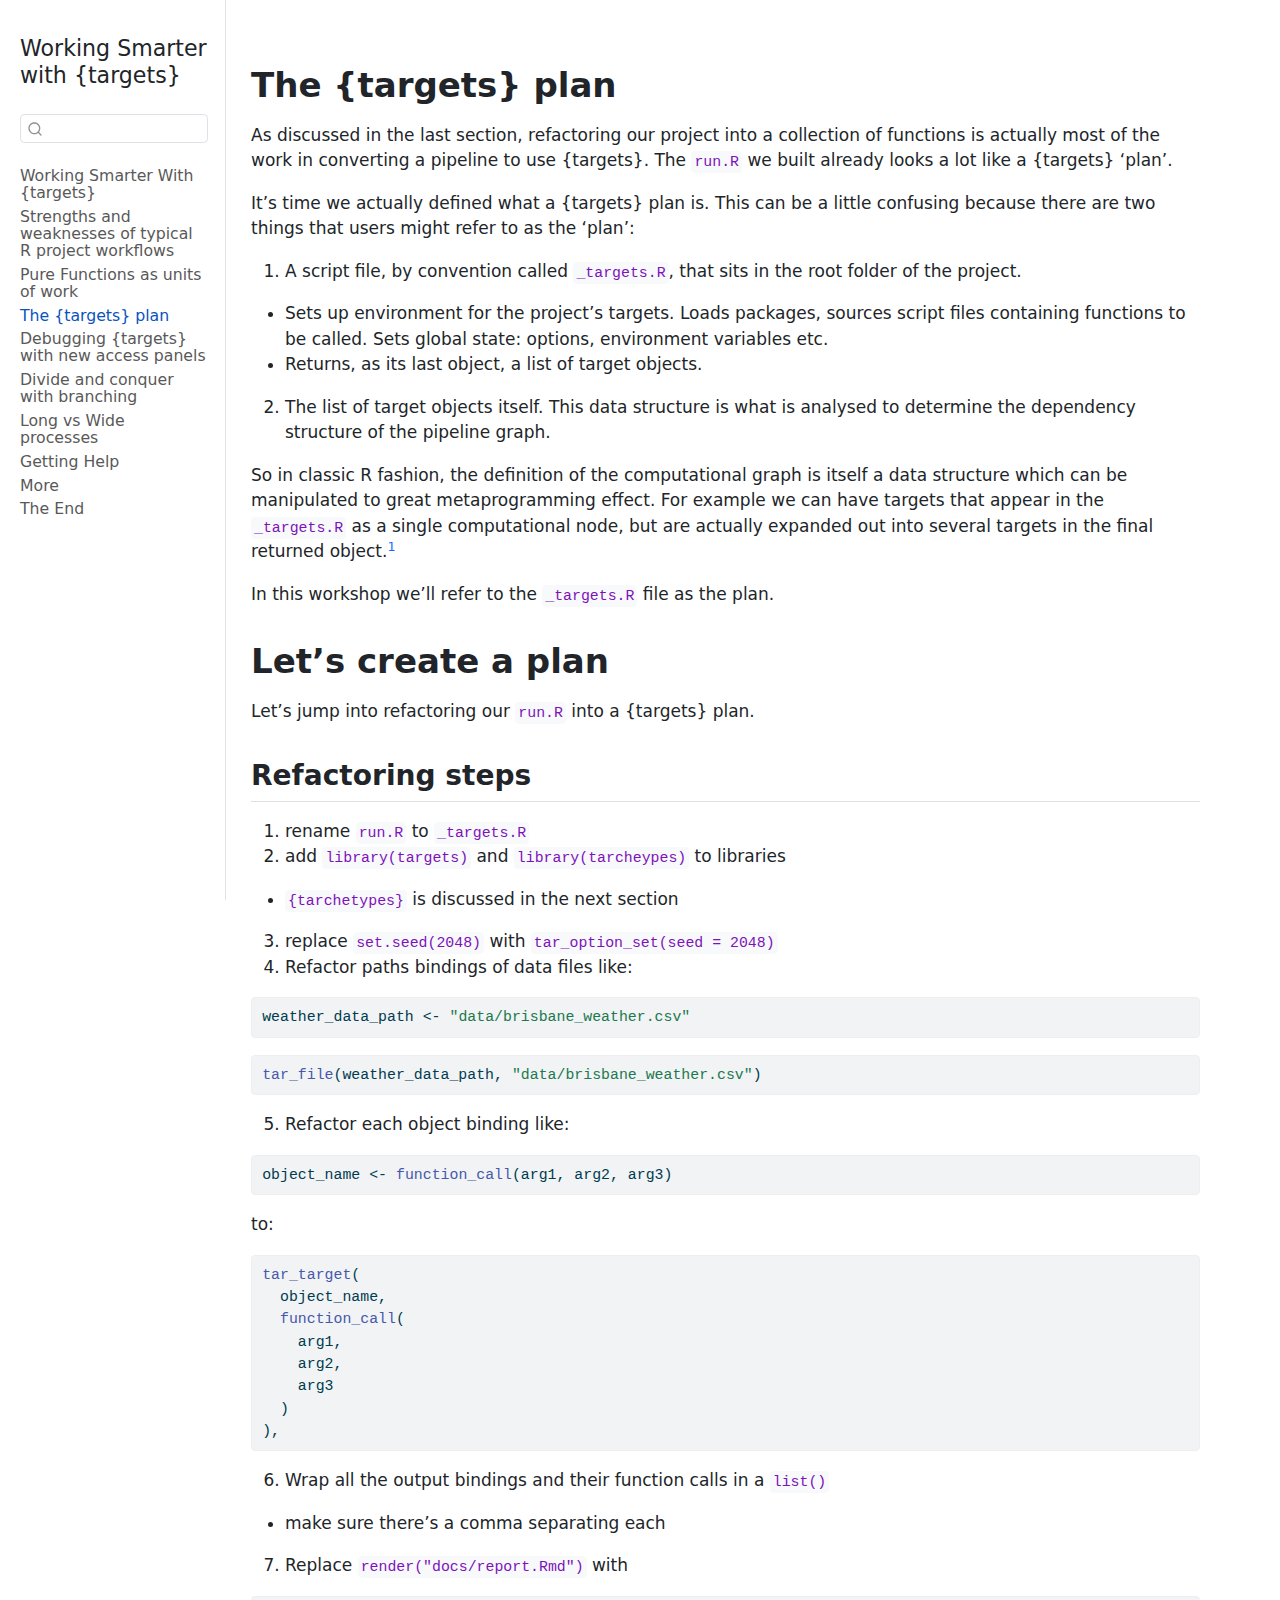
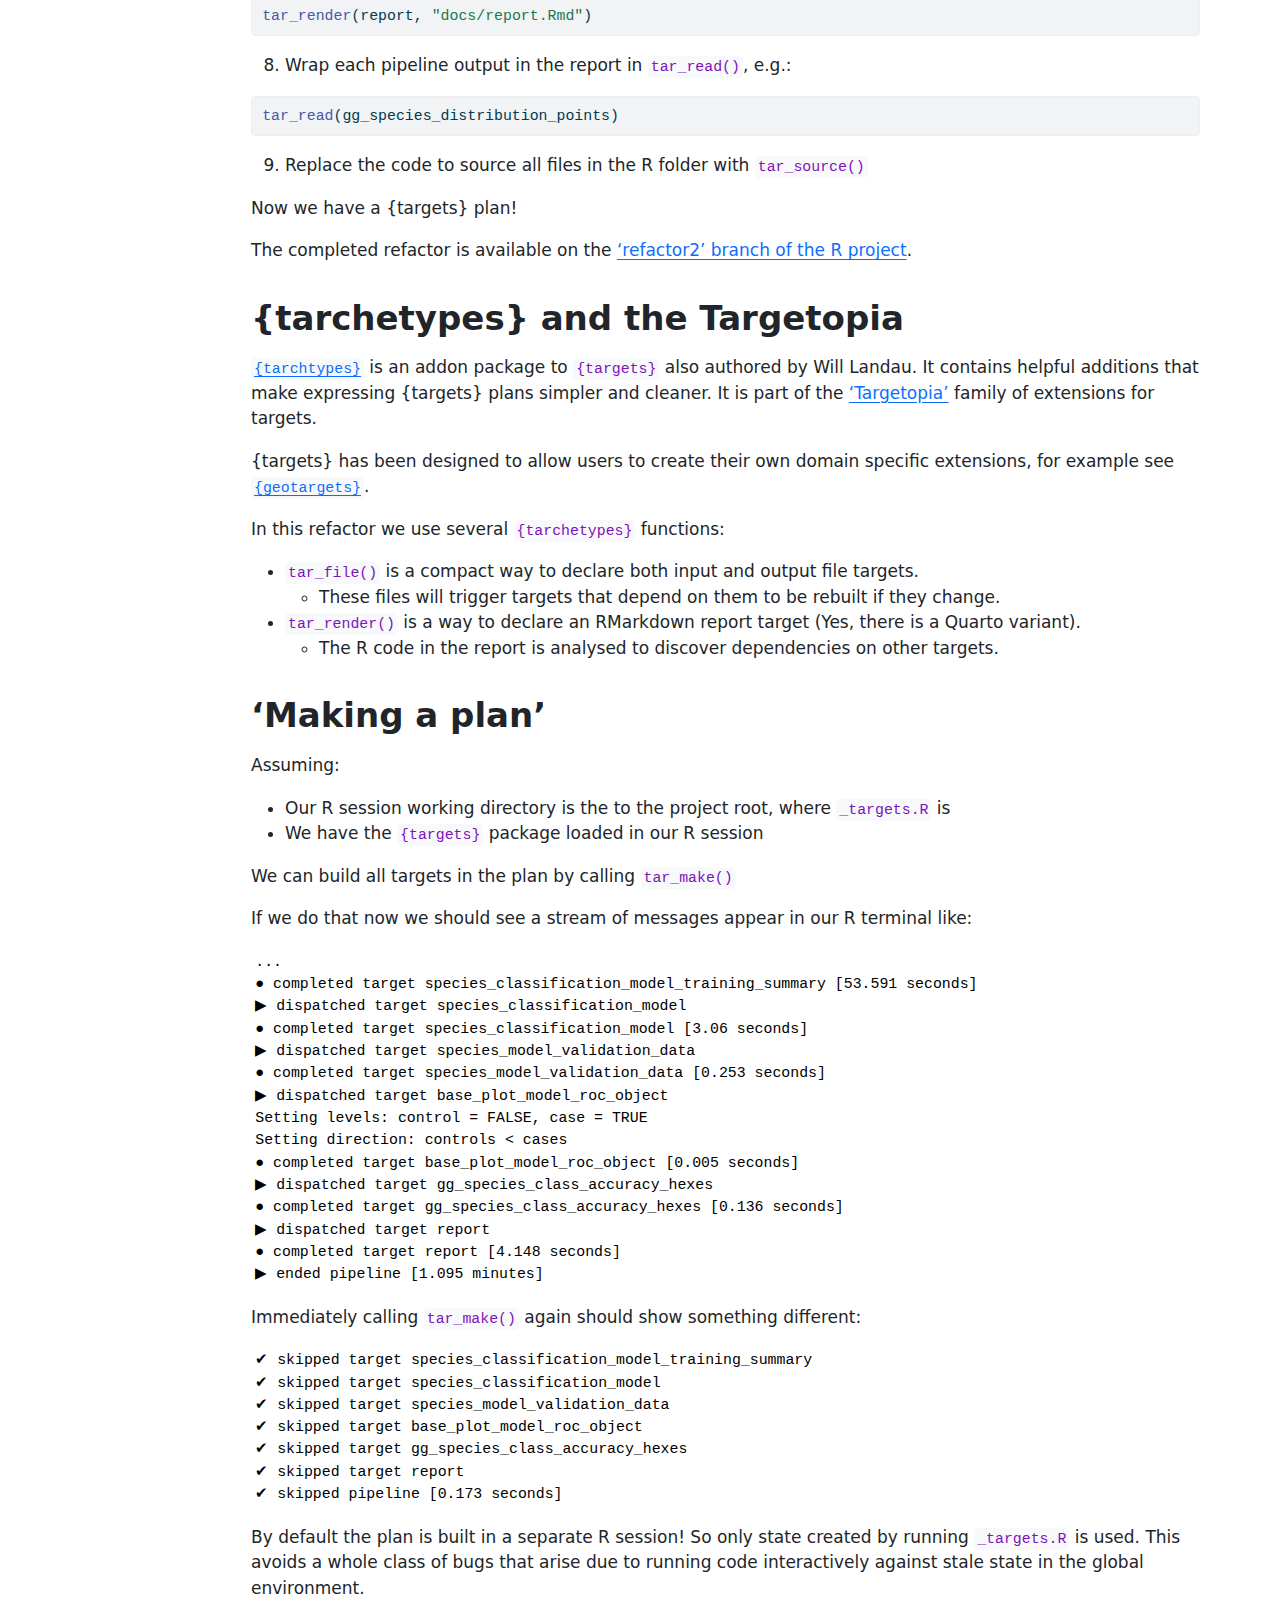
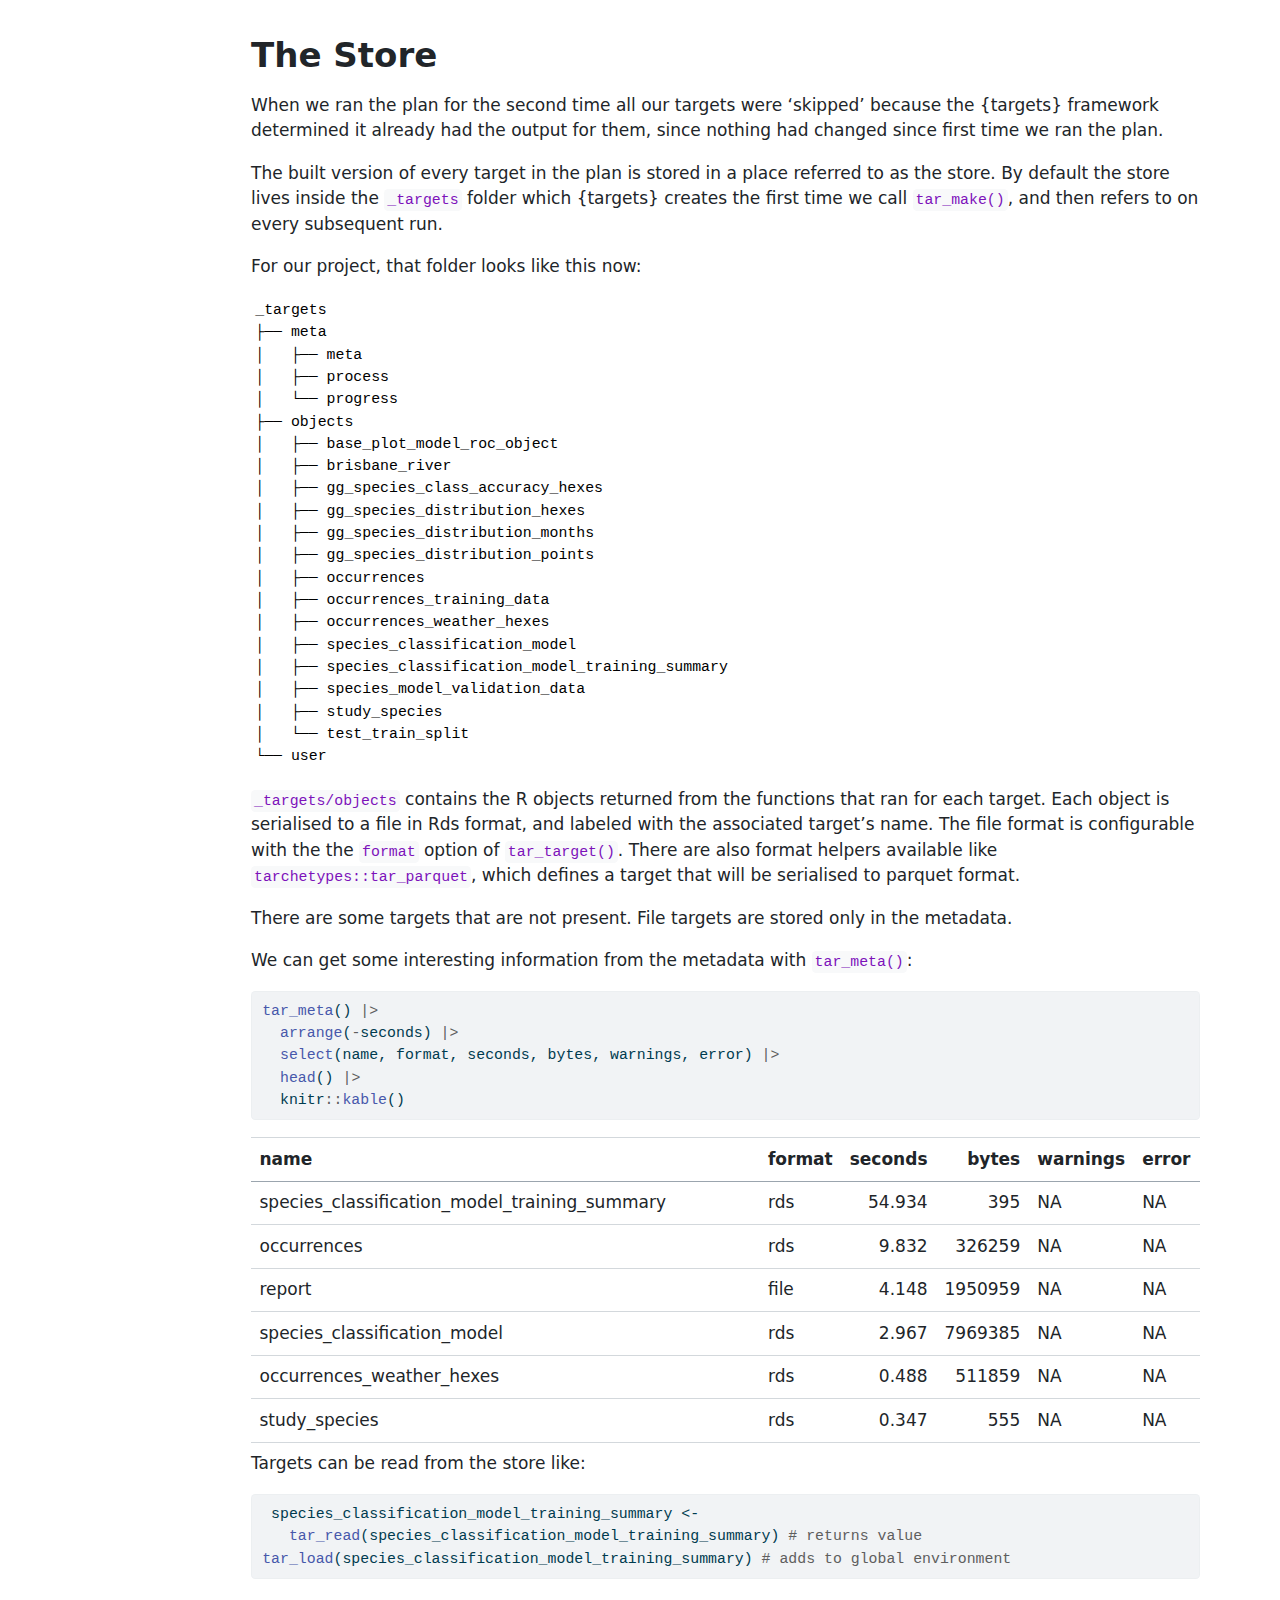
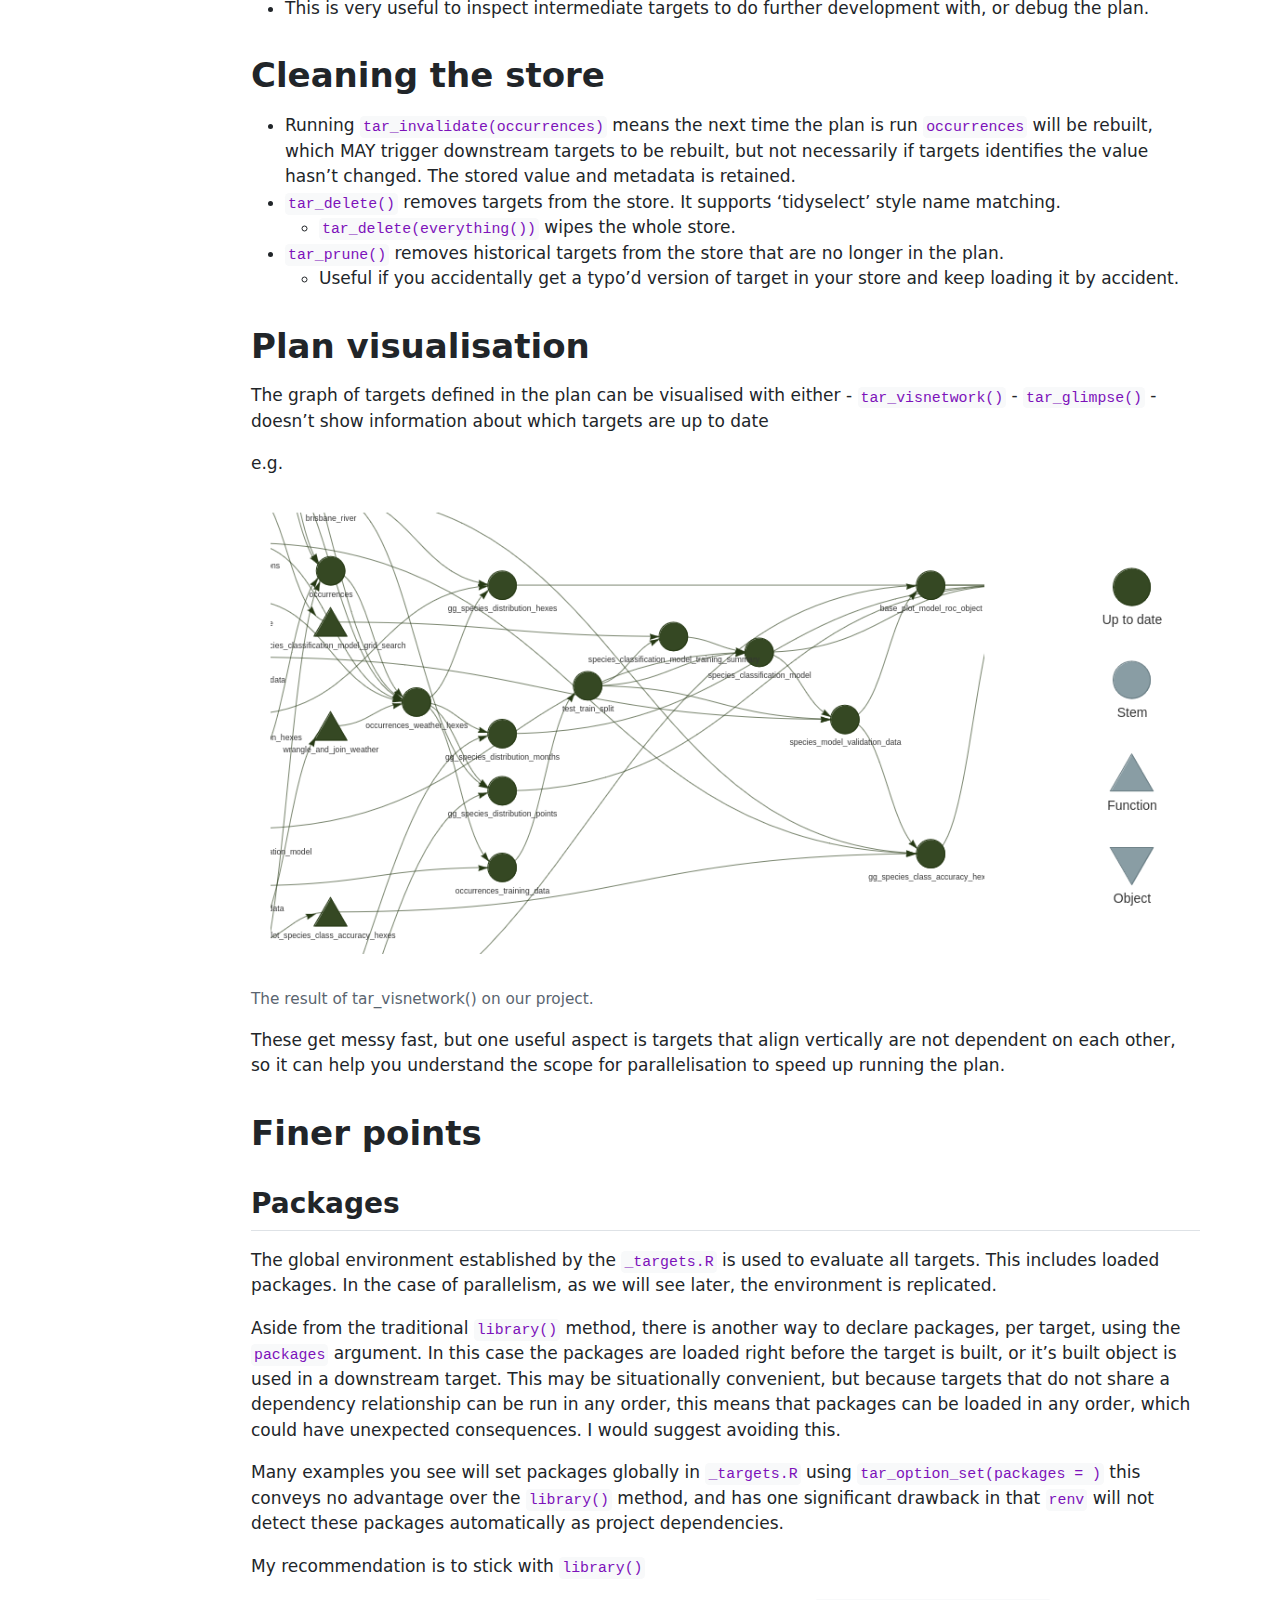
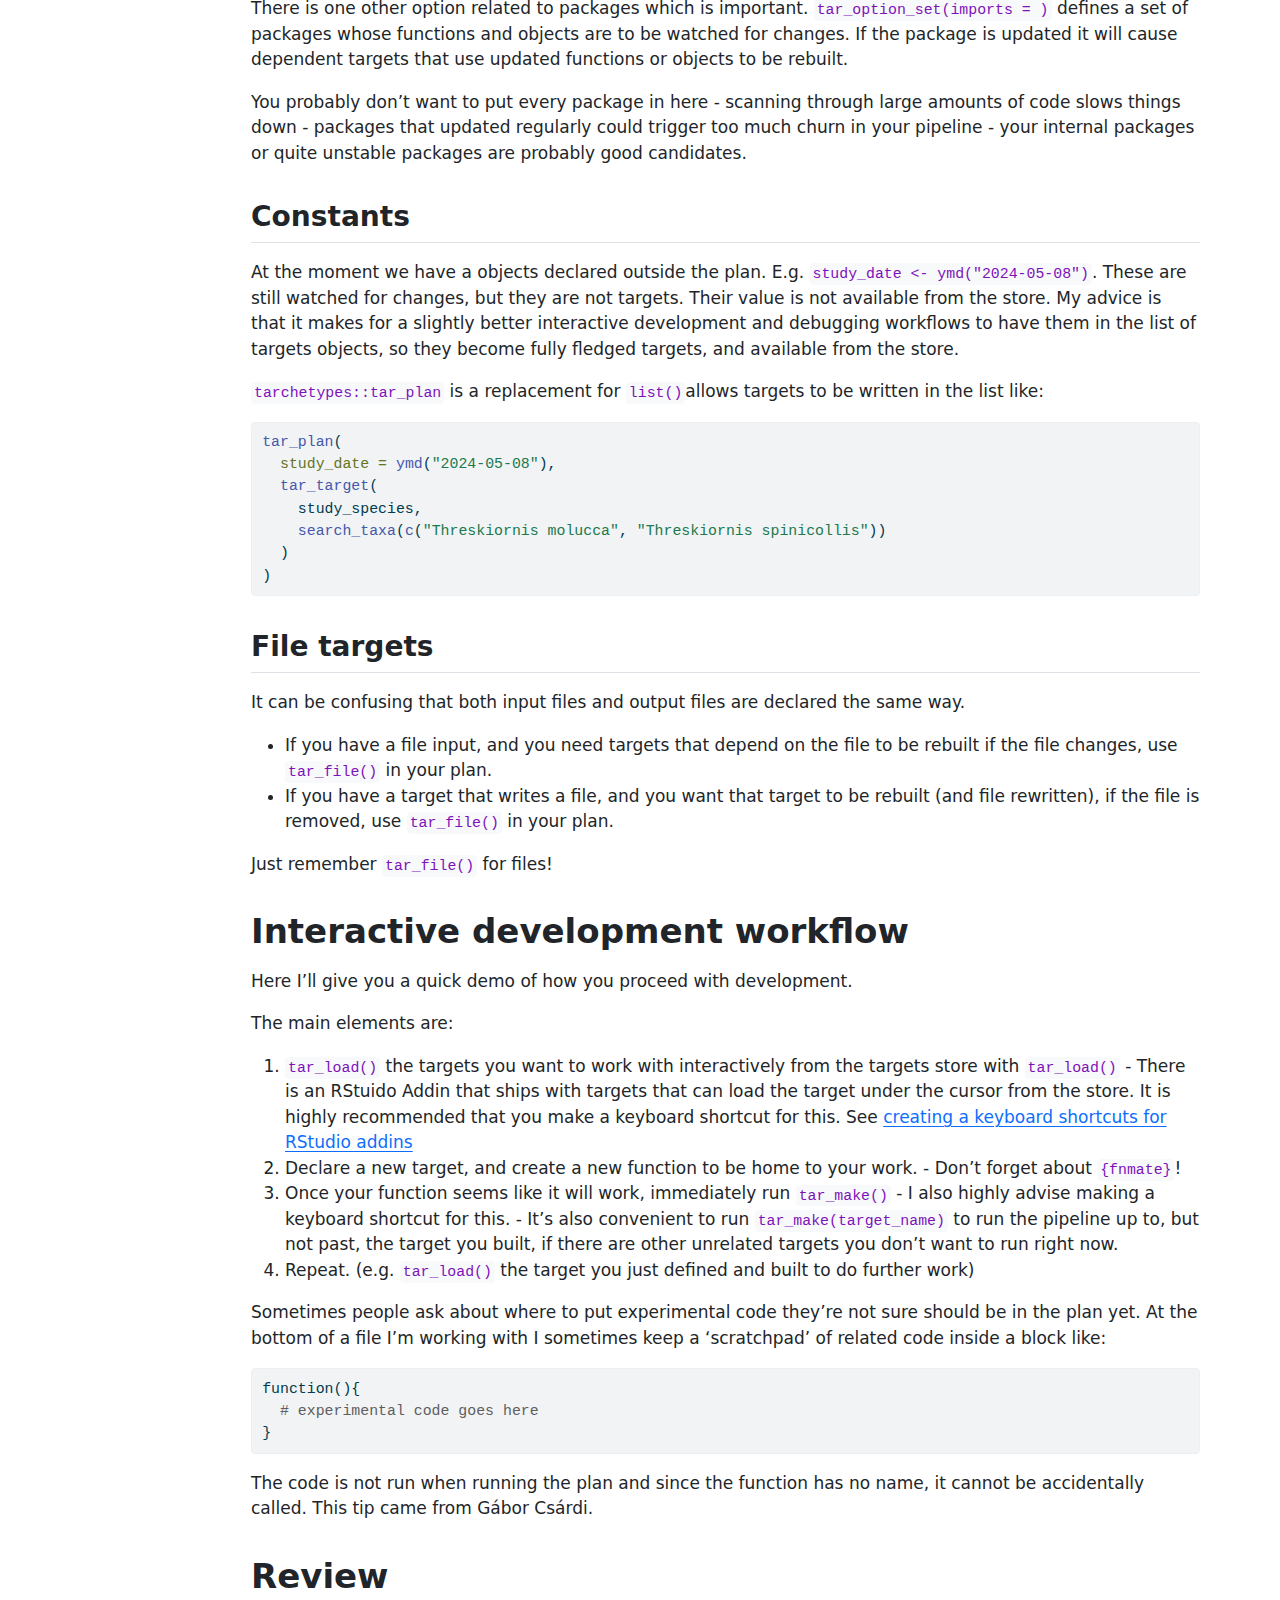
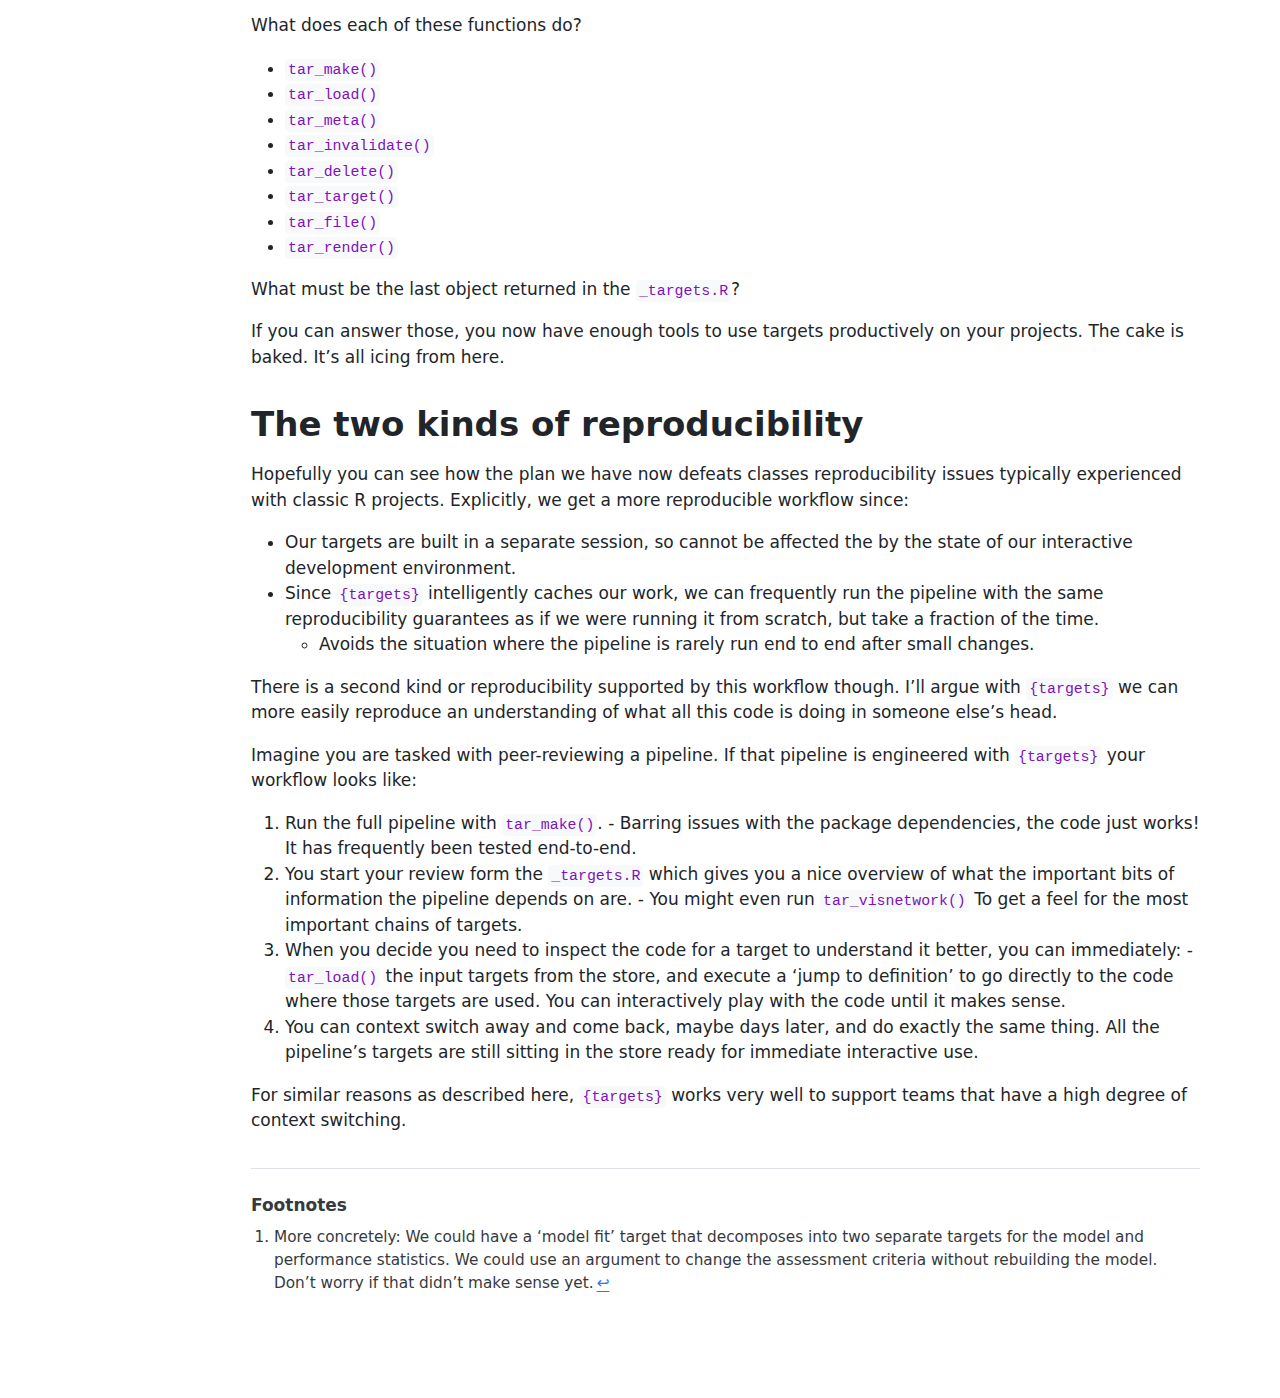
<file: docs/targets_plan.html>
<!DOCTYPE html>
<html xmlns="http://www.w3.org/1999/xhtml" lang="en" xml:lang="en"><head>

<meta charset="utf-8">
<meta name="generator" content="quarto-1.4.554">

<meta name="viewport" content="width=device-width, initial-scale=1.0, user-scalable=yes">


<title>Working Smarter with {targets}</title>
<style>
code{white-space: pre-wrap;}
span.smallcaps{font-variant: small-caps;}
div.columns{display: flex; gap: min(4vw, 1.5em);}
div.column{flex: auto; overflow-x: auto;}
div.hanging-indent{margin-left: 1.5em; text-indent: -1.5em;}
ul.task-list{list-style: none;}
ul.task-list li input[type="checkbox"] {
  width: 0.8em;
  margin: 0 0.8em 0.2em -1em; /* quarto-specific, see https://github.com/quarto-dev/quarto-cli/issues/4556 */ 
  vertical-align: middle;
}
/* CSS for syntax highlighting */
pre > code.sourceCode { white-space: pre; position: relative; }
pre > code.sourceCode > span { line-height: 1.25; }
pre > code.sourceCode > span:empty { height: 1.2em; }
.sourceCode { overflow: visible; }
code.sourceCode > span { color: inherit; text-decoration: inherit; }
div.sourceCode { margin: 1em 0; }
pre.sourceCode { margin: 0; }
@media screen {
div.sourceCode { overflow: auto; }
}
@media print {
pre > code.sourceCode { white-space: pre-wrap; }
pre > code.sourceCode > span { text-indent: -5em; padding-left: 5em; }
}
pre.numberSource code
  { counter-reset: source-line 0; }
pre.numberSource code > span
  { position: relative; left: -4em; counter-increment: source-line; }
pre.numberSource code > span > a:first-child::before
  { content: counter(source-line);
    position: relative; left: -1em; text-align: right; vertical-align: baseline;
    border: none; display: inline-block;
    -webkit-touch-callout: none; -webkit-user-select: none;
    -khtml-user-select: none; -moz-user-select: none;
    -ms-user-select: none; user-select: none;
    padding: 0 4px; width: 4em;
  }
pre.numberSource { margin-left: 3em;  padding-left: 4px; }
div.sourceCode
  {   }
@media screen {
pre > code.sourceCode > span > a:first-child::before { text-decoration: underline; }
}
</style>


<script src="site_libs/quarto-nav/quarto-nav.js"></script>
<script src="site_libs/quarto-nav/headroom.min.js"></script>
<script src="site_libs/clipboard/clipboard.min.js"></script>
<script src="site_libs/quarto-search/autocomplete.umd.js"></script>
<script src="site_libs/quarto-search/fuse.min.js"></script>
<script src="site_libs/quarto-search/quarto-search.js"></script>
<meta name="quarto:offset" content="./">
<script src="site_libs/quarto-html/quarto.js"></script>
<script src="site_libs/quarto-html/popper.min.js"></script>
<script src="site_libs/quarto-html/tippy.umd.min.js"></script>
<script src="site_libs/quarto-html/anchor.min.js"></script>
<link href="site_libs/quarto-html/tippy.css" rel="stylesheet">
<link href="site_libs/quarto-html/quarto-syntax-highlighting.css" rel="stylesheet" id="quarto-text-highlighting-styles">
<script src="site_libs/bootstrap/bootstrap.min.js"></script>
<link href="site_libs/bootstrap/bootstrap-icons.css" rel="stylesheet">
<link href="site_libs/bootstrap/bootstrap.min.css" rel="stylesheet" id="quarto-bootstrap" data-mode="light">
<script id="quarto-search-options" type="application/json">{
  "location": "sidebar",
  "copy-button": false,
  "collapse-after": 3,
  "panel-placement": "start",
  "type": "textbox",
  "limit": 50,
  "keyboard-shortcut": [
    "f",
    "/",
    "s"
  ],
  "show-item-context": false,
  "language": {
    "search-no-results-text": "No results",
    "search-matching-documents-text": "matching documents",
    "search-copy-link-title": "Copy link to search",
    "search-hide-matches-text": "Hide additional matches",
    "search-more-match-text": "more match in this document",
    "search-more-matches-text": "more matches in this document",
    "search-clear-button-title": "Clear",
    "search-text-placeholder": "",
    "search-detached-cancel-button-title": "Cancel",
    "search-submit-button-title": "Submit",
    "search-label": "Search"
  }
}</script>


</head>

<body class="nav-sidebar docked fullcontent">

<div id="quarto-search-results"></div>
  <header id="quarto-header" class="headroom fixed-top">
  <nav class="quarto-secondary-nav">
    <div class="container-fluid d-flex">
      <button type="button" class="quarto-btn-toggle btn" data-bs-toggle="collapse" data-bs-target=".quarto-sidebar-collapse-item" aria-controls="quarto-sidebar" aria-expanded="false" aria-label="Toggle sidebar navigation" onclick="if (window.quartoToggleHeadroom) { window.quartoToggleHeadroom(); }">
        <i class="bi bi-layout-text-sidebar-reverse"></i>
      </button>
        <nav class="quarto-page-breadcrumbs" aria-label="breadcrumb"><ol class="breadcrumb"><li class="breadcrumb-item"><a href="./targets_plan.html">The {targets} plan</a></li></ol></nav>
        <a class="flex-grow-1" role="button" data-bs-toggle="collapse" data-bs-target=".quarto-sidebar-collapse-item" aria-controls="quarto-sidebar" aria-expanded="false" aria-label="Toggle sidebar navigation" onclick="if (window.quartoToggleHeadroom) { window.quartoToggleHeadroom(); }">      
        </a>
      <button type="button" class="btn quarto-search-button" aria-label="" onclick="window.quartoOpenSearch();">
        <i class="bi bi-search"></i>
      </button>
    </div>
  </nav>
</header>
<!-- content -->
<div id="quarto-content" class="quarto-container page-columns page-rows-contents page-layout-article">
<!-- sidebar -->
  <nav id="quarto-sidebar" class="sidebar collapse collapse-horizontal quarto-sidebar-collapse-item sidebar-navigation docked overflow-auto">
    <div class="pt-lg-2 mt-2 text-left sidebar-header">
    <div class="sidebar-title mb-0 py-0">
      <a href="./">Working Smarter with {targets}</a> 
    </div>
      </div>
        <div class="mt-2 flex-shrink-0 align-items-center">
        <div class="sidebar-search">
        <div id="quarto-search" class="" title="Search"></div>
        </div>
        </div>
    <div class="sidebar-menu-container"> 
    <ul class="list-unstyled mt-1">
        <li class="sidebar-item">
  <div class="sidebar-item-container"> 
  <a href="./index.html" class="sidebar-item-text sidebar-link">
 <span class="menu-text">Working Smarter With {targets}</span></a>
  </div>
</li>
        <li class="sidebar-item">
  <div class="sidebar-item-container"> 
  <a href="./typical_R_projects.html" class="sidebar-item-text sidebar-link">
 <span class="menu-text">Strengths and weaknesses of typical R project workflows</span></a>
  </div>
</li>
        <li class="sidebar-item">
  <div class="sidebar-item-container"> 
  <a href="./pure_functions.html" class="sidebar-item-text sidebar-link">
 <span class="menu-text">Pure Functions as units of work</span></a>
  </div>
</li>
        <li class="sidebar-item">
  <div class="sidebar-item-container"> 
  <a href="./targets_plan.html" class="sidebar-item-text sidebar-link active">
 <span class="menu-text">The {targets} plan</span></a>
  </div>
</li>
        <li class="sidebar-item">
  <div class="sidebar-item-container"> 
  <a href="./debugging.html" class="sidebar-item-text sidebar-link">
 <span class="menu-text">Debugging {targets} with new access panels</span></a>
  </div>
</li>
        <li class="sidebar-item">
  <div class="sidebar-item-container"> 
  <a href="./branching.html" class="sidebar-item-text sidebar-link">
 <span class="menu-text">Divide and conquer with branching</span></a>
  </div>
</li>
        <li class="sidebar-item">
  <div class="sidebar-item-container"> 
  <a href="./long_vs_wide.html" class="sidebar-item-text sidebar-link">
 <span class="menu-text">Long vs Wide processes</span></a>
  </div>
</li>
        <li class="sidebar-item">
  <div class="sidebar-item-container"> 
  <a href="./getting_help.html" class="sidebar-item-text sidebar-link">
 <span class="menu-text">Getting Help</span></a>
  </div>
</li>
        <li class="sidebar-item">
  <div class="sidebar-item-container"> 
  <a href="./more.html" class="sidebar-item-text sidebar-link">
 <span class="menu-text">More</span></a>
  </div>
</li>
        <li class="sidebar-item">
  <div class="sidebar-item-container"> 
  <a href="./end.html" class="sidebar-item-text sidebar-link">
 <span class="menu-text">The End</span></a>
  </div>
</li>
    </ul>
    </div>
</nav>
<div id="quarto-sidebar-glass" class="quarto-sidebar-collapse-item" data-bs-toggle="collapse" data-bs-target=".quarto-sidebar-collapse-item"></div>
<!-- margin-sidebar -->
    
<!-- main -->
<main class="content" id="quarto-document-content">




<section id="the-targets-plan" class="level1">
<h1>The {targets} plan</h1>
<p>As discussed in the last section, refactoring our project into a collection of functions is actually most of the work in converting a pipeline to use {targets}. The <code>run.R</code> we built already looks a lot like a {targets} ‘plan’.</p>
<p>It’s time we actually defined what a {targets} plan is. This can be a little confusing because there are two things that users might refer to as the ‘plan’:</p>
<ol type="1">
<li>A script file, by convention called <code>_targets.R</code>, that sits in the root folder of the project.</li>
</ol>
<ul>
<li>Sets up environment for the project’s targets. Loads packages, sources script files containing functions to be called. Sets global state: options, environment variables etc.</li>
<li>Returns, as its last object, a list of target objects.</li>
</ul>
<ol start="2" type="1">
<li>The list of target objects itself. This data structure is what is analysed to determine the dependency structure of the pipeline graph.</li>
</ol>
<p>So in classic R fashion, the definition of the computational graph is itself a data structure which can be manipulated to great metaprogramming effect. For example we can have targets that appear in the <code>_targets.R</code> as a single computational node, but are actually expanded out into several targets in the final returned object.<a href="#fn1" class="footnote-ref" id="fnref1" role="doc-noteref"><sup>1</sup></a></p>
<p>In this workshop we’ll refer to the <code>_targets.R</code> file as the plan.</p>
</section>
<section id="lets-create-a-plan" class="level1">
<h1>Let’s create a plan</h1>
<p>Let’s jump into refactoring our <code>run.R</code> into a {targets} plan.</p>
<section id="refactoring-steps" class="level2">
<h2 class="anchored" data-anchor-id="refactoring-steps">Refactoring steps</h2>
<ol type="1">
<li>rename <code>run.R</code> to <code>_targets.R</code></li>
<li>add <code>library(targets)</code> and <code>library(tarcheypes)</code> to libraries</li>
</ol>
<ul>
<li><code>{tarchetypes}</code> is discussed in the next section</li>
</ul>
<ol start="3" type="1">
<li>replace <code>set.seed(2048)</code> with <code>tar_option_set(seed = 2048)</code></li>
<li>Refactor paths bindings of data files like:</li>
</ol>
<div class="cell">
<div class="sourceCode cell-code" id="cb1"><pre class="sourceCode r code-with-copy"><code class="sourceCode r"><span id="cb1-1"><a href="#cb1-1" aria-hidden="true" tabindex="-1"></a>weather_data_path <span class="ot">&lt;-</span> <span class="st">"data/brisbane_weather.csv"</span></span></code><button title="Copy to Clipboard" class="code-copy-button"><i class="bi"></i></button></pre></div>
</div>
<div class="cell">
<div class="sourceCode cell-code" id="cb2"><pre class="sourceCode r code-with-copy"><code class="sourceCode r"><span id="cb2-1"><a href="#cb2-1" aria-hidden="true" tabindex="-1"></a><span class="fu">tar_file</span>(weather_data_path, <span class="st">"data/brisbane_weather.csv"</span>)</span></code><button title="Copy to Clipboard" class="code-copy-button"><i class="bi"></i></button></pre></div>
</div>
<ol start="5" type="1">
<li>Refactor each object binding like:</li>
</ol>
<div class="cell">
<div class="sourceCode cell-code" id="cb3"><pre class="sourceCode r code-with-copy"><code class="sourceCode r"><span id="cb3-1"><a href="#cb3-1" aria-hidden="true" tabindex="-1"></a>object_name <span class="ot">&lt;-</span> <span class="fu">function_call</span>(arg1, arg2, arg3)</span></code><button title="Copy to Clipboard" class="code-copy-button"><i class="bi"></i></button></pre></div>
</div>
<p>to:</p>
<div class="cell">
<div class="sourceCode cell-code" id="cb4"><pre class="sourceCode r code-with-copy"><code class="sourceCode r"><span id="cb4-1"><a href="#cb4-1" aria-hidden="true" tabindex="-1"></a><span class="fu">tar_target</span>(</span>
<span id="cb4-2"><a href="#cb4-2" aria-hidden="true" tabindex="-1"></a>  object_name,</span>
<span id="cb4-3"><a href="#cb4-3" aria-hidden="true" tabindex="-1"></a>  <span class="fu">function_call</span>(</span>
<span id="cb4-4"><a href="#cb4-4" aria-hidden="true" tabindex="-1"></a>    arg1,</span>
<span id="cb4-5"><a href="#cb4-5" aria-hidden="true" tabindex="-1"></a>    arg2,</span>
<span id="cb4-6"><a href="#cb4-6" aria-hidden="true" tabindex="-1"></a>    arg3</span>
<span id="cb4-7"><a href="#cb4-7" aria-hidden="true" tabindex="-1"></a>  )</span>
<span id="cb4-8"><a href="#cb4-8" aria-hidden="true" tabindex="-1"></a>),</span></code><button title="Copy to Clipboard" class="code-copy-button"><i class="bi"></i></button></pre></div>
</div>
<ol start="6" type="1">
<li>Wrap all the output bindings and their function calls in a <code>list()</code></li>
</ol>
<ul>
<li>make sure there’s a comma separating each</li>
</ul>
<ol start="7" type="1">
<li>Replace <code>render("docs/report.Rmd")</code> with</li>
</ol>
<div class="cell">
<div class="sourceCode cell-code" id="cb5"><pre class="sourceCode r code-with-copy"><code class="sourceCode r"><span id="cb5-1"><a href="#cb5-1" aria-hidden="true" tabindex="-1"></a><span class="fu">tar_render</span>(report, <span class="st">"docs/report.Rmd"</span>)</span></code><button title="Copy to Clipboard" class="code-copy-button"><i class="bi"></i></button></pre></div>
</div>
<ol start="8" type="1">
<li>Wrap each pipeline output in the report in <code>tar_read()</code>, e.g.:</li>
</ol>
<div class="cell">
<div class="sourceCode cell-code" id="cb6"><pre class="sourceCode r code-with-copy"><code class="sourceCode r"><span id="cb6-1"><a href="#cb6-1" aria-hidden="true" tabindex="-1"></a><span class="fu">tar_read</span>(gg_species_distribution_points)</span></code><button title="Copy to Clipboard" class="code-copy-button"><i class="bi"></i></button></pre></div>
</div>
<ol start="9" type="1">
<li>Replace the code to source all files in the R folder with <code>tar_source()</code></li>
</ol>
<p>Now we have a {targets} plan!</p>
<p>The completed refactor is available on the <a href="https://github.com/MilesMcBain/classic_r_project/tree/refactor2">‘refactor2’ branch of the R project</a>.</p>
</section>
</section>
<section id="tarchetypes-and-the-targetopia" class="level1">
<h1>{tarchetypes} and the Targetopia</h1>
<p><a href="https://github.com/ropensci/tarchetypes"><code>{tarchtypes}</code></a> is an addon package to <code>{targets}</code> also authored by Will Landau. It contains helpful additions that make expressing {targets} plans simpler and cleaner. It is part of the <a href="https://wlandau.github.io/targetopia/packages.html">‘Targetopia’</a> family of extensions for targets.</p>
<p>{targets} has been designed to allow users to create their own domain specific extensions, for example see <a href="https://github.com/njtierney/geotargets"><code>{geotargets}</code></a>.</p>
<p>In this refactor we use several <code>{tarchetypes}</code> functions:</p>
<ul>
<li><code>tar_file()</code> is a compact way to declare both input and output file targets.
<ul>
<li>These files will trigger targets that depend on them to be rebuilt if they change.</li>
</ul></li>
<li><code>tar_render()</code> is a way to declare an RMarkdown report target (Yes, there is a Quarto variant).
<ul>
<li>The R code in the report is analysed to discover dependencies on other targets.</li>
</ul></li>
</ul>
</section>
<section id="making-a-plan" class="level1">
<h1>‘Making a plan’</h1>
<p>Assuming:</p>
<ul>
<li>Our R session working directory is the to the project root, where <code>_targets.R</code> is</li>
<li>We have the <code>{targets}</code> package loaded in our R session</li>
</ul>
<p>We can build all targets in the plan by calling <code>tar_make()</code></p>
<p>If we do that now we should see a stream of messages appear in our R terminal like:</p>
<pre><code>...
● completed target species_classification_model_training_summary [53.591 seconds]
▶ dispatched target species_classification_model
● completed target species_classification_model [3.06 seconds]
▶ dispatched target species_model_validation_data
● completed target species_model_validation_data [0.253 seconds]
▶ dispatched target base_plot_model_roc_object
Setting levels: control = FALSE, case = TRUE
Setting direction: controls &lt; cases
● completed target base_plot_model_roc_object [0.005 seconds]
▶ dispatched target gg_species_class_accuracy_hexes
● completed target gg_species_class_accuracy_hexes [0.136 seconds]
▶ dispatched target report
● completed target report [4.148 seconds]
▶ ended pipeline [1.095 minutes]</code></pre>
<p>Immediately calling <code>tar_make()</code> again should show something different:</p>
<pre><code>✔ skipped target species_classification_model_training_summary
✔ skipped target species_classification_model
✔ skipped target species_model_validation_data
✔ skipped target base_plot_model_roc_object
✔ skipped target gg_species_class_accuracy_hexes
✔ skipped target report
✔ skipped pipeline [0.173 seconds]</code></pre>
<p>By default the plan is built in a separate R session! So only state created by running <code>_targets.R</code> is used. This avoids a whole class of bugs that arise due to running code interactively against stale state in the global environment.</p>
</section>
<section id="the-store" class="level1">
<h1>The Store</h1>
<p>When we ran the plan for the second time all our targets were ‘skipped’ because the {targets} framework determined it already had the output for them, since nothing had changed since first time we ran the plan.</p>
<p>The built version of every target in the plan is stored in a place referred to as the store. By default the store lives inside the <code>_targets</code> folder which {targets} creates the first time we call <code>tar_make()</code>, and then refers to on every subsequent run.</p>
<p>For our project, that folder looks like this now:</p>
<pre><code>_targets
├── meta
│&nbsp;&nbsp; ├── meta
│&nbsp;&nbsp; ├── process
│&nbsp;&nbsp; └── progress
├── objects
│&nbsp;&nbsp; ├── base_plot_model_roc_object
│&nbsp;&nbsp; ├── brisbane_river
│&nbsp;&nbsp; ├── gg_species_class_accuracy_hexes
│&nbsp;&nbsp; ├── gg_species_distribution_hexes
│&nbsp;&nbsp; ├── gg_species_distribution_months
│&nbsp;&nbsp; ├── gg_species_distribution_points
│&nbsp;&nbsp; ├── occurrences
│&nbsp;&nbsp; ├── occurrences_training_data
│&nbsp;&nbsp; ├── occurrences_weather_hexes
│&nbsp;&nbsp; ├── species_classification_model
│&nbsp;&nbsp; ├── species_classification_model_training_summary
│&nbsp;&nbsp; ├── species_model_validation_data
│&nbsp;&nbsp; ├── study_species
│&nbsp;&nbsp; └── test_train_split
└── user</code></pre>
<p><code>_targets/objects</code> contains the R objects returned from the functions that ran for each target. Each object is serialised to a file in Rds format, and labeled with the associated target’s name. The file format is configurable with the the <code>format</code> option of <code>tar_target()</code>. There are also format helpers available like <code>tarchetypes::tar_parquet</code>, which defines a target that will be serialised to parquet format.</p>
<p>There are some targets that are not present. File targets are stored only in the metadata.</p>
<p>We can get some interesting information from the metadata with <code>tar_meta()</code>:</p>
<div class="cell">
<div class="sourceCode cell-code" id="cb10"><pre class="sourceCode r code-with-copy"><code class="sourceCode r"><span id="cb10-1"><a href="#cb10-1" aria-hidden="true" tabindex="-1"></a><span class="fu">tar_meta</span>() <span class="sc">|&gt;</span></span>
<span id="cb10-2"><a href="#cb10-2" aria-hidden="true" tabindex="-1"></a>  <span class="fu">arrange</span>(<span class="sc">-</span>seconds) <span class="sc">|&gt;</span></span>
<span id="cb10-3"><a href="#cb10-3" aria-hidden="true" tabindex="-1"></a>  <span class="fu">select</span>(name, format, seconds, bytes, warnings, error) <span class="sc">|&gt;</span></span>
<span id="cb10-4"><a href="#cb10-4" aria-hidden="true" tabindex="-1"></a>  <span class="fu">head</span>() <span class="sc">|&gt;</span></span>
<span id="cb10-5"><a href="#cb10-5" aria-hidden="true" tabindex="-1"></a>  knitr<span class="sc">::</span><span class="fu">kable</span>()</span></code><button title="Copy to Clipboard" class="code-copy-button"><i class="bi"></i></button></pre></div>
</div>
<table class="table">
<colgroup>
<col style="width: 54%">
<col style="width: 8%">
<col style="width: 9%">
<col style="width: 9%">
<col style="width: 10%">
<col style="width: 7%">
</colgroup>
<thead>
<tr class="header">
<th style="text-align: left;">name</th>
<th style="text-align: left;">format</th>
<th style="text-align: right;">seconds</th>
<th style="text-align: right;">bytes</th>
<th style="text-align: left;">warnings</th>
<th style="text-align: left;">error</th>
</tr>
</thead>
<tbody>
<tr class="odd">
<td style="text-align: left;">species_classification_model_training_summary</td>
<td style="text-align: left;">rds</td>
<td style="text-align: right;">54.934</td>
<td style="text-align: right;">395</td>
<td style="text-align: left;">NA</td>
<td style="text-align: left;">NA</td>
</tr>
<tr class="even">
<td style="text-align: left;">occurrences</td>
<td style="text-align: left;">rds</td>
<td style="text-align: right;">9.832</td>
<td style="text-align: right;">326259</td>
<td style="text-align: left;">NA</td>
<td style="text-align: left;">NA</td>
</tr>
<tr class="odd">
<td style="text-align: left;">report</td>
<td style="text-align: left;">file</td>
<td style="text-align: right;">4.148</td>
<td style="text-align: right;">1950959</td>
<td style="text-align: left;">NA</td>
<td style="text-align: left;">NA</td>
</tr>
<tr class="even">
<td style="text-align: left;">species_classification_model</td>
<td style="text-align: left;">rds</td>
<td style="text-align: right;">2.967</td>
<td style="text-align: right;">7969385</td>
<td style="text-align: left;">NA</td>
<td style="text-align: left;">NA</td>
</tr>
<tr class="odd">
<td style="text-align: left;">occurrences_weather_hexes</td>
<td style="text-align: left;">rds</td>
<td style="text-align: right;">0.488</td>
<td style="text-align: right;">511859</td>
<td style="text-align: left;">NA</td>
<td style="text-align: left;">NA</td>
</tr>
<tr class="even">
<td style="text-align: left;">study_species</td>
<td style="text-align: left;">rds</td>
<td style="text-align: right;">0.347</td>
<td style="text-align: right;">555</td>
<td style="text-align: left;">NA</td>
<td style="text-align: left;">NA</td>
</tr>
</tbody>
</table>
<p>Targets can be read from the store like:</p>
<div class="cell">
<div class="sourceCode cell-code" id="cb11"><pre class="sourceCode r code-with-copy"><code class="sourceCode r"><span id="cb11-1"><a href="#cb11-1" aria-hidden="true" tabindex="-1"></a> species_classification_model_training_summary <span class="ot">&lt;-</span></span>
<span id="cb11-2"><a href="#cb11-2" aria-hidden="true" tabindex="-1"></a>   <span class="fu">tar_read</span>(species_classification_model_training_summary) <span class="co"># returns value</span></span>
<span id="cb11-3"><a href="#cb11-3" aria-hidden="true" tabindex="-1"></a><span class="fu">tar_load</span>(species_classification_model_training_summary) <span class="co"># adds to global environment</span></span></code><button title="Copy to Clipboard" class="code-copy-button"><i class="bi"></i></button></pre></div>
</div>
<ul>
<li>This is very useful to inspect intermediate targets to do further development with, or debug the plan.</li>
</ul>
</section>
<section id="cleaning-the-store" class="level1">
<h1>Cleaning the store</h1>
<ul>
<li>Running <code>tar_invalidate(occurrences)</code> means the next time the plan is run <code>occurrences</code> will be rebuilt, which MAY trigger downstream targets to be rebuilt, but not necessarily if targets identifies the value hasn’t changed. The stored value and metadata is retained.</li>
<li><code>tar_delete()</code> removes targets from the store. It supports ‘tidyselect’ style name matching.
<ul>
<li><code>tar_delete(everything())</code> wipes the whole store.</li>
</ul></li>
<li><code>tar_prune()</code> removes historical targets from the store that are no longer in the plan.
<ul>
<li>Useful if you accidentally get a typo’d version of target in your store and keep loading it by accident.</li>
</ul></li>
</ul>
</section>
<section id="plan-visualisation" class="level1">
<h1>Plan visualisation</h1>
<p>The graph of targets defined in the plan can be visualised with either - <code>tar_visnetwork()</code> - <code>tar_glimpse()</code> - doesn’t show information about which targets are up to date</p>
<p>e.g.</p>
<div class="quarto-figure quarto-figure-center">
<figure class="figure">
<p><img src="images/targets_visnetwork2.png" class="img-fluid figure-img"></p>
<figcaption>The result of tar_visnetwork() on our project.</figcaption>
</figure>
</div>
<p>These get messy fast, but one useful aspect is targets that align vertically are not dependent on each other, so it can help you understand the scope for parallelisation to speed up running the plan.</p>
</section>
<section id="finer-points" class="level1">
<h1>Finer points</h1>
<section id="packages" class="level2">
<h2 class="anchored" data-anchor-id="packages">Packages</h2>
<p>The global environment established by the <code>_targets.R</code> is used to evaluate all targets. This includes loaded packages. In the case of parallelism, as we will see later, the environment is replicated.</p>
<p>Aside from the traditional <code>library()</code> method, there is another way to declare packages, per target, using the <code>packages</code> argument. In this case the packages are loaded right before the target is built, or it’s built object is used in a downstream target. This may be situationally convenient, but because targets that do not share a dependency relationship can be run in any order, this means that packages can be loaded in any order, which could have unexpected consequences. I would suggest avoiding this.</p>
<p>Many examples you see will set packages globally in <code>_targets.R</code> using <code>tar_option_set(packages = )</code> this conveys no advantage over the <code>library()</code> method, and has one significant drawback in that <code>renv</code> will not detect these packages automatically as project dependencies.</p>
<p>My recommendation is to stick with <code>library()</code></p>
<p>There is one other option related to packages which is important. <code>tar_option_set(imports = )</code> defines a set of packages whose functions and objects are to be watched for changes. If the package is updated it will cause dependent targets that use updated functions or objects to be rebuilt.</p>
<p>You probably don’t want to put every package in here - scanning through large amounts of code slows things down - packages that updated regularly could trigger too much churn in your pipeline - your internal packages or quite unstable packages are probably good candidates.</p>
</section>
<section id="constants" class="level2">
<h2 class="anchored" data-anchor-id="constants">Constants</h2>
<p>At the moment we have a objects declared outside the plan. E.g. <code>study_date &lt;- ymd("2024-05-08")</code>. These are still watched for changes, but they are not targets. Their value is not available from the store. My advice is that it makes for a slightly better interactive development and debugging workflows to have them in the list of targets objects, so they become fully fledged targets, and available from the store.</p>
<p><code>tarchetypes::tar_plan</code> is a replacement for <code>list()</code>allows targets to be written in the list like:</p>
<div class="cell">
<div class="sourceCode cell-code" id="cb12"><pre class="sourceCode r code-with-copy"><code class="sourceCode r"><span id="cb12-1"><a href="#cb12-1" aria-hidden="true" tabindex="-1"></a><span class="fu">tar_plan</span>(</span>
<span id="cb12-2"><a href="#cb12-2" aria-hidden="true" tabindex="-1"></a>  <span class="at">study_date =</span> <span class="fu">ymd</span>(<span class="st">"2024-05-08"</span>),</span>
<span id="cb12-3"><a href="#cb12-3" aria-hidden="true" tabindex="-1"></a>  <span class="fu">tar_target</span>(</span>
<span id="cb12-4"><a href="#cb12-4" aria-hidden="true" tabindex="-1"></a>    study_species,</span>
<span id="cb12-5"><a href="#cb12-5" aria-hidden="true" tabindex="-1"></a>    <span class="fu">search_taxa</span>(<span class="fu">c</span>(<span class="st">"Threskiornis molucca"</span>, <span class="st">"Threskiornis spinicollis"</span>))</span>
<span id="cb12-6"><a href="#cb12-6" aria-hidden="true" tabindex="-1"></a>  )</span>
<span id="cb12-7"><a href="#cb12-7" aria-hidden="true" tabindex="-1"></a>)</span></code><button title="Copy to Clipboard" class="code-copy-button"><i class="bi"></i></button></pre></div>
</div>
</section>
<section id="file-targets" class="level2">
<h2 class="anchored" data-anchor-id="file-targets">File targets</h2>
<p>It can be confusing that both input files and output files are declared the same way.</p>
<ul>
<li>If you have a file input, and you need targets that depend on the file to be rebuilt if the file changes, use <code>tar_file()</code> in your plan.</li>
<li>If you have a target that writes a file, and you want that target to be rebuilt (and file rewritten), if the file is removed, use <code>tar_file()</code> in your plan.</li>
</ul>
<p>Just remember <code>tar_file()</code> for files!</p>
</section>
</section>
<section id="interactive-development-workflow" class="level1">
<h1>Interactive development workflow</h1>
<p>Here I’ll give you a quick demo of how you proceed with development.</p>
<p>The main elements are:</p>
<ol type="1">
<li><code>tar_load()</code> the targets you want to work with interactively from the targets store with <code>tar_load()</code> - There is an RStuido Addin that ships with targets that can load the target under the cursor from the store. It is highly recommended that you make a keyboard shortcut for this. See <a href="https://docs.posit.co/ide/user/ide/guide/productivity/add-ins.html#keyboard-shortcuts">creating a keyboard shortcuts for RStudio addins</a></li>
<li>Declare a new target, and create a new function to be home to your work. - Don’t forget about <code>{fnmate}</code>!</li>
<li>Once your function seems like it will work, immediately run <code>tar_make()</code> - I also highly advise making a keyboard shortcut for this. - It’s also convenient to run <code>tar_make(target_name)</code> to run the pipeline up to, but not past, the target you built, if there are other unrelated targets you don’t want to run right now.</li>
<li>Repeat. (e.g.&nbsp;<code>tar_load()</code> the target you just defined and built to do further work)</li>
</ol>
<p>Sometimes people ask about where to put experimental code they’re not sure should be in the plan yet. At the bottom of a file I’m working with I sometimes keep a ‘scratchpad’ of related code inside a block like:</p>
<div class="cell">
<div class="sourceCode cell-code" id="cb13"><pre class="sourceCode r code-with-copy"><code class="sourceCode r"><span id="cb13-1"><a href="#cb13-1" aria-hidden="true" tabindex="-1"></a><span class="cf">function</span>(){</span>
<span id="cb13-2"><a href="#cb13-2" aria-hidden="true" tabindex="-1"></a>  <span class="co"># experimental code goes here</span></span>
<span id="cb13-3"><a href="#cb13-3" aria-hidden="true" tabindex="-1"></a>}</span></code><button title="Copy to Clipboard" class="code-copy-button"><i class="bi"></i></button></pre></div>
</div>
<p>The code is not run when running the plan and since the function has no name, it cannot be accidentally called. This tip came from Gábor Csárdi.</p>
</section>
<section id="review" class="level1">
<h1>Review</h1>
<p>What does each of these functions do?</p>
<ul>
<li><code>tar_make()</code></li>
<li><code>tar_load()</code></li>
<li><code>tar_meta()</code></li>
<li><code>tar_invalidate()</code></li>
<li><code>tar_delete()</code></li>
<li><code>tar_target()</code></li>
<li><code>tar_file()</code></li>
<li><code>tar_render()</code></li>
</ul>
<p>What must be the last object returned in the <code>_targets.R</code>?</p>
<p>If you can answer those, you now have enough tools to use targets productively on your projects. The cake is baked. It’s all icing from here.</p>
</section>
<section id="the-two-kinds-of-reproducibility" class="level1">
<h1>The two kinds of reproducibility</h1>
<p>Hopefully you can see how the plan we have now defeats classes reproducibility issues typically experienced with classic R projects. Explicitly, we get a more reproducible workflow since:</p>
<ul>
<li>Our targets are built in a separate session, so cannot be affected the by the state of our interactive development environment.</li>
<li>Since <code>{targets}</code> intelligently caches our work, we can frequently run the pipeline with the same reproducibility guarantees as if we were running it from scratch, but take a fraction of the time.
<ul>
<li>Avoids the situation where the pipeline is rarely run end to end after small changes.</li>
</ul></li>
</ul>
<p>There is a second kind or reproducibility supported by this workflow though. I’ll argue with <code>{targets}</code> we can more easily reproduce an understanding of what all this code is doing in someone else’s head.</p>
<p>Imagine you are tasked with peer-reviewing a pipeline. If that pipeline is engineered with <code>{targets}</code> your workflow looks like:</p>
<ol type="1">
<li>Run the full pipeline with <code>tar_make()</code>. - Barring issues with the package dependencies, the code just works! It has frequently been tested end-to-end.</li>
<li>You start your review form the <code>_targets.R</code> which gives you a nice overview of what the important bits of information the pipeline depends on are. - You might even run <code>tar_visnetwork()</code> To get a feel for the most important chains of targets.</li>
<li>When you decide you need to inspect the code for a target to understand it better, you can immediately: - <code>tar_load()</code> the input targets from the store, and execute a ‘jump to definition’ to go directly to the code where those targets are used. You can interactively play with the code until it makes sense.</li>
<li>You can context switch away and come back, maybe days later, and do exactly the same thing. All the pipeline’s targets are still sitting in the store ready for immediate interactive use.</li>
</ol>
<p>For similar reasons as described here, <code>{targets}</code> works very well to support teams that have a high degree of context switching.</p>


</section>


<div id="quarto-appendix" class="default"><section id="footnotes" class="footnotes footnotes-end-of-document" role="doc-endnotes"><h2 class="anchored quarto-appendix-heading">Footnotes</h2>

<ol>
<li id="fn1"><p>More concretely: We could have a ‘model fit’ target that decomposes into two separate targets for the model and performance statistics. We could use an argument to change the assessment criteria without rebuilding the model. Don’t worry if that didn’t make sense yet.<a href="#fnref1" class="footnote-back" role="doc-backlink">↩︎</a></p></li>
</ol>
</section></div></main> <!-- /main -->
<script id="quarto-html-after-body" type="application/javascript">
window.document.addEventListener("DOMContentLoaded", function (event) {
  const toggleBodyColorMode = (bsSheetEl) => {
    const mode = bsSheetEl.getAttribute("data-mode");
    const bodyEl = window.document.querySelector("body");
    if (mode === "dark") {
      bodyEl.classList.add("quarto-dark");
      bodyEl.classList.remove("quarto-light");
    } else {
      bodyEl.classList.add("quarto-light");
      bodyEl.classList.remove("quarto-dark");
    }
  }
  const toggleBodyColorPrimary = () => {
    const bsSheetEl = window.document.querySelector("link#quarto-bootstrap");
    if (bsSheetEl) {
      toggleBodyColorMode(bsSheetEl);
    }
  }
  toggleBodyColorPrimary();  
  const icon = "";
  const anchorJS = new window.AnchorJS();
  anchorJS.options = {
    placement: 'right',
    icon: icon
  };
  anchorJS.add('.anchored');
  const isCodeAnnotation = (el) => {
    for (const clz of el.classList) {
      if (clz.startsWith('code-annotation-')) {                     
        return true;
      }
    }
    return false;
  }
  const clipboard = new window.ClipboardJS('.code-copy-button', {
    text: function(trigger) {
      const codeEl = trigger.previousElementSibling.cloneNode(true);
      for (const childEl of codeEl.children) {
        if (isCodeAnnotation(childEl)) {
          childEl.remove();
        }
      }
      return codeEl.innerText;
    }
  });
  clipboard.on('success', function(e) {
    // button target
    const button = e.trigger;
    // don't keep focus
    button.blur();
    // flash "checked"
    button.classList.add('code-copy-button-checked');
    var currentTitle = button.getAttribute("title");
    button.setAttribute("title", "Copied!");
    let tooltip;
    if (window.bootstrap) {
      button.setAttribute("data-bs-toggle", "tooltip");
      button.setAttribute("data-bs-placement", "left");
      button.setAttribute("data-bs-title", "Copied!");
      tooltip = new bootstrap.Tooltip(button, 
        { trigger: "manual", 
          customClass: "code-copy-button-tooltip",
          offset: [0, -8]});
      tooltip.show();    
    }
    setTimeout(function() {
      if (tooltip) {
        tooltip.hide();
        button.removeAttribute("data-bs-title");
        button.removeAttribute("data-bs-toggle");
        button.removeAttribute("data-bs-placement");
      }
      button.setAttribute("title", currentTitle);
      button.classList.remove('code-copy-button-checked');
    }, 1000);
    // clear code selection
    e.clearSelection();
  });
    var localhostRegex = new RegExp(/^(?:http|https):\/\/localhost\:?[0-9]*\//);
    var mailtoRegex = new RegExp(/^mailto:/);
      var filterRegex = new RegExp('/' + window.location.host + '/');
    var isInternal = (href) => {
        return filterRegex.test(href) || localhostRegex.test(href) || mailtoRegex.test(href);
    }
    // Inspect non-navigation links and adorn them if external
 	var links = window.document.querySelectorAll('a[href]:not(.nav-link):not(.navbar-brand):not(.toc-action):not(.sidebar-link):not(.sidebar-item-toggle):not(.pagination-link):not(.no-external):not([aria-hidden]):not(.dropdown-item):not(.quarto-navigation-tool)');
    for (var i=0; i<links.length; i++) {
      const link = links[i];
      if (!isInternal(link.href)) {
        // undo the damage that might have been done by quarto-nav.js in the case of
        // links that we want to consider external
        if (link.dataset.originalHref !== undefined) {
          link.href = link.dataset.originalHref;
        }
      }
    }
  function tippyHover(el, contentFn, onTriggerFn, onUntriggerFn) {
    const config = {
      allowHTML: true,
      maxWidth: 500,
      delay: 100,
      arrow: false,
      appendTo: function(el) {
          return el.parentElement;
      },
      interactive: true,
      interactiveBorder: 10,
      theme: 'quarto',
      placement: 'bottom-start',
    };
    if (contentFn) {
      config.content = contentFn;
    }
    if (onTriggerFn) {
      config.onTrigger = onTriggerFn;
    }
    if (onUntriggerFn) {
      config.onUntrigger = onUntriggerFn;
    }
    window.tippy(el, config); 
  }
  const noterefs = window.document.querySelectorAll('a[role="doc-noteref"]');
  for (var i=0; i<noterefs.length; i++) {
    const ref = noterefs[i];
    tippyHover(ref, function() {
      // use id or data attribute instead here
      let href = ref.getAttribute('data-footnote-href') || ref.getAttribute('href');
      try { href = new URL(href).hash; } catch {}
      const id = href.replace(/^#\/?/, "");
      const note = window.document.getElementById(id);
      if (note) {
        return note.innerHTML;
      } else {
        return "";
      }
    });
  }
  const xrefs = window.document.querySelectorAll('a.quarto-xref');
  const processXRef = (id, note) => {
    // Strip column container classes
    const stripColumnClz = (el) => {
      el.classList.remove("page-full", "page-columns");
      if (el.children) {
        for (const child of el.children) {
          stripColumnClz(child);
        }
      }
    }
    stripColumnClz(note)
    if (id === null || id.startsWith('sec-')) {
      // Special case sections, only their first couple elements
      const container = document.createElement("div");
      if (note.children && note.children.length > 2) {
        container.appendChild(note.children[0].cloneNode(true));
        for (let i = 1; i < note.children.length; i++) {
          const child = note.children[i];
          if (child.tagName === "P" && child.innerText === "") {
            continue;
          } else {
            container.appendChild(child.cloneNode(true));
            break;
          }
        }
        if (window.Quarto?.typesetMath) {
          window.Quarto.typesetMath(container);
        }
        return container.innerHTML
      } else {
        if (window.Quarto?.typesetMath) {
          window.Quarto.typesetMath(note);
        }
        return note.innerHTML;
      }
    } else {
      // Remove any anchor links if they are present
      const anchorLink = note.querySelector('a.anchorjs-link');
      if (anchorLink) {
        anchorLink.remove();
      }
      if (window.Quarto?.typesetMath) {
        window.Quarto.typesetMath(note);
      }
      // TODO in 1.5, we should make sure this works without a callout special case
      if (note.classList.contains("callout")) {
        return note.outerHTML;
      } else {
        return note.innerHTML;
      }
    }
  }
  for (var i=0; i<xrefs.length; i++) {
    const xref = xrefs[i];
    tippyHover(xref, undefined, function(instance) {
      instance.disable();
      let url = xref.getAttribute('href');
      let hash = undefined; 
      if (url.startsWith('#')) {
        hash = url;
      } else {
        try { hash = new URL(url).hash; } catch {}
      }
      if (hash) {
        const id = hash.replace(/^#\/?/, "");
        const note = window.document.getElementById(id);
        if (note !== null) {
          try {
            const html = processXRef(id, note.cloneNode(true));
            instance.setContent(html);
          } finally {
            instance.enable();
            instance.show();
          }
        } else {
          // See if we can fetch this
          fetch(url.split('#')[0])
          .then(res => res.text())
          .then(html => {
            const parser = new DOMParser();
            const htmlDoc = parser.parseFromString(html, "text/html");
            const note = htmlDoc.getElementById(id);
            if (note !== null) {
              const html = processXRef(id, note);
              instance.setContent(html);
            } 
          }).finally(() => {
            instance.enable();
            instance.show();
          });
        }
      } else {
        // See if we can fetch a full url (with no hash to target)
        // This is a special case and we should probably do some content thinning / targeting
        fetch(url)
        .then(res => res.text())
        .then(html => {
          const parser = new DOMParser();
          const htmlDoc = parser.parseFromString(html, "text/html");
          const note = htmlDoc.querySelector('main.content');
          if (note !== null) {
            // This should only happen for chapter cross references
            // (since there is no id in the URL)
            // remove the first header
            if (note.children.length > 0 && note.children[0].tagName === "HEADER") {
              note.children[0].remove();
            }
            const html = processXRef(null, note);
            instance.setContent(html);
          } 
        }).finally(() => {
          instance.enable();
          instance.show();
        });
      }
    }, function(instance) {
    });
  }
      let selectedAnnoteEl;
      const selectorForAnnotation = ( cell, annotation) => {
        let cellAttr = 'data-code-cell="' + cell + '"';
        let lineAttr = 'data-code-annotation="' +  annotation + '"';
        const selector = 'span[' + cellAttr + '][' + lineAttr + ']';
        return selector;
      }
      const selectCodeLines = (annoteEl) => {
        const doc = window.document;
        const targetCell = annoteEl.getAttribute("data-target-cell");
        const targetAnnotation = annoteEl.getAttribute("data-target-annotation");
        const annoteSpan = window.document.querySelector(selectorForAnnotation(targetCell, targetAnnotation));
        const lines = annoteSpan.getAttribute("data-code-lines").split(",");
        const lineIds = lines.map((line) => {
          return targetCell + "-" + line;
        })
        let top = null;
        let height = null;
        let parent = null;
        if (lineIds.length > 0) {
            //compute the position of the single el (top and bottom and make a div)
            const el = window.document.getElementById(lineIds[0]);
            top = el.offsetTop;
            height = el.offsetHeight;
            parent = el.parentElement.parentElement;
          if (lineIds.length > 1) {
            const lastEl = window.document.getElementById(lineIds[lineIds.length - 1]);
            const bottom = lastEl.offsetTop + lastEl.offsetHeight;
            height = bottom - top;
          }
          if (top !== null && height !== null && parent !== null) {
            // cook up a div (if necessary) and position it 
            let div = window.document.getElementById("code-annotation-line-highlight");
            if (div === null) {
              div = window.document.createElement("div");
              div.setAttribute("id", "code-annotation-line-highlight");
              div.style.position = 'absolute';
              parent.appendChild(div);
            }
            div.style.top = top - 2 + "px";
            div.style.height = height + 4 + "px";
            div.style.left = 0;
            let gutterDiv = window.document.getElementById("code-annotation-line-highlight-gutter");
            if (gutterDiv === null) {
              gutterDiv = window.document.createElement("div");
              gutterDiv.setAttribute("id", "code-annotation-line-highlight-gutter");
              gutterDiv.style.position = 'absolute';
              const codeCell = window.document.getElementById(targetCell);
              const gutter = codeCell.querySelector('.code-annotation-gutter');
              gutter.appendChild(gutterDiv);
            }
            gutterDiv.style.top = top - 2 + "px";
            gutterDiv.style.height = height + 4 + "px";
          }
          selectedAnnoteEl = annoteEl;
        }
      };
      const unselectCodeLines = () => {
        const elementsIds = ["code-annotation-line-highlight", "code-annotation-line-highlight-gutter"];
        elementsIds.forEach((elId) => {
          const div = window.document.getElementById(elId);
          if (div) {
            div.remove();
          }
        });
        selectedAnnoteEl = undefined;
      };
        // Handle positioning of the toggle
    window.addEventListener(
      "resize",
      throttle(() => {
        elRect = undefined;
        if (selectedAnnoteEl) {
          selectCodeLines(selectedAnnoteEl);
        }
      }, 10)
    );
    function throttle(fn, ms) {
    let throttle = false;
    let timer;
      return (...args) => {
        if(!throttle) { // first call gets through
            fn.apply(this, args);
            throttle = true;
        } else { // all the others get throttled
            if(timer) clearTimeout(timer); // cancel #2
            timer = setTimeout(() => {
              fn.apply(this, args);
              timer = throttle = false;
            }, ms);
        }
      };
    }
      // Attach click handler to the DT
      const annoteDls = window.document.querySelectorAll('dt[data-target-cell]');
      for (const annoteDlNode of annoteDls) {
        annoteDlNode.addEventListener('click', (event) => {
          const clickedEl = event.target;
          if (clickedEl !== selectedAnnoteEl) {
            unselectCodeLines();
            const activeEl = window.document.querySelector('dt[data-target-cell].code-annotation-active');
            if (activeEl) {
              activeEl.classList.remove('code-annotation-active');
            }
            selectCodeLines(clickedEl);
            clickedEl.classList.add('code-annotation-active');
          } else {
            // Unselect the line
            unselectCodeLines();
            clickedEl.classList.remove('code-annotation-active');
          }
        });
      }
  const findCites = (el) => {
    const parentEl = el.parentElement;
    if (parentEl) {
      const cites = parentEl.dataset.cites;
      if (cites) {
        return {
          el,
          cites: cites.split(' ')
        };
      } else {
        return findCites(el.parentElement)
      }
    } else {
      return undefined;
    }
  };
  var bibliorefs = window.document.querySelectorAll('a[role="doc-biblioref"]');
  for (var i=0; i<bibliorefs.length; i++) {
    const ref = bibliorefs[i];
    const citeInfo = findCites(ref);
    if (citeInfo) {
      tippyHover(citeInfo.el, function() {
        var popup = window.document.createElement('div');
        citeInfo.cites.forEach(function(cite) {
          var citeDiv = window.document.createElement('div');
          citeDiv.classList.add('hanging-indent');
          citeDiv.classList.add('csl-entry');
          var biblioDiv = window.document.getElementById('ref-' + cite);
          if (biblioDiv) {
            citeDiv.innerHTML = biblioDiv.innerHTML;
          }
          popup.appendChild(citeDiv);
        });
        return popup.innerHTML;
      });
    }
  }
});
</script>
</div> <!-- /content -->




</body></html>
</file>
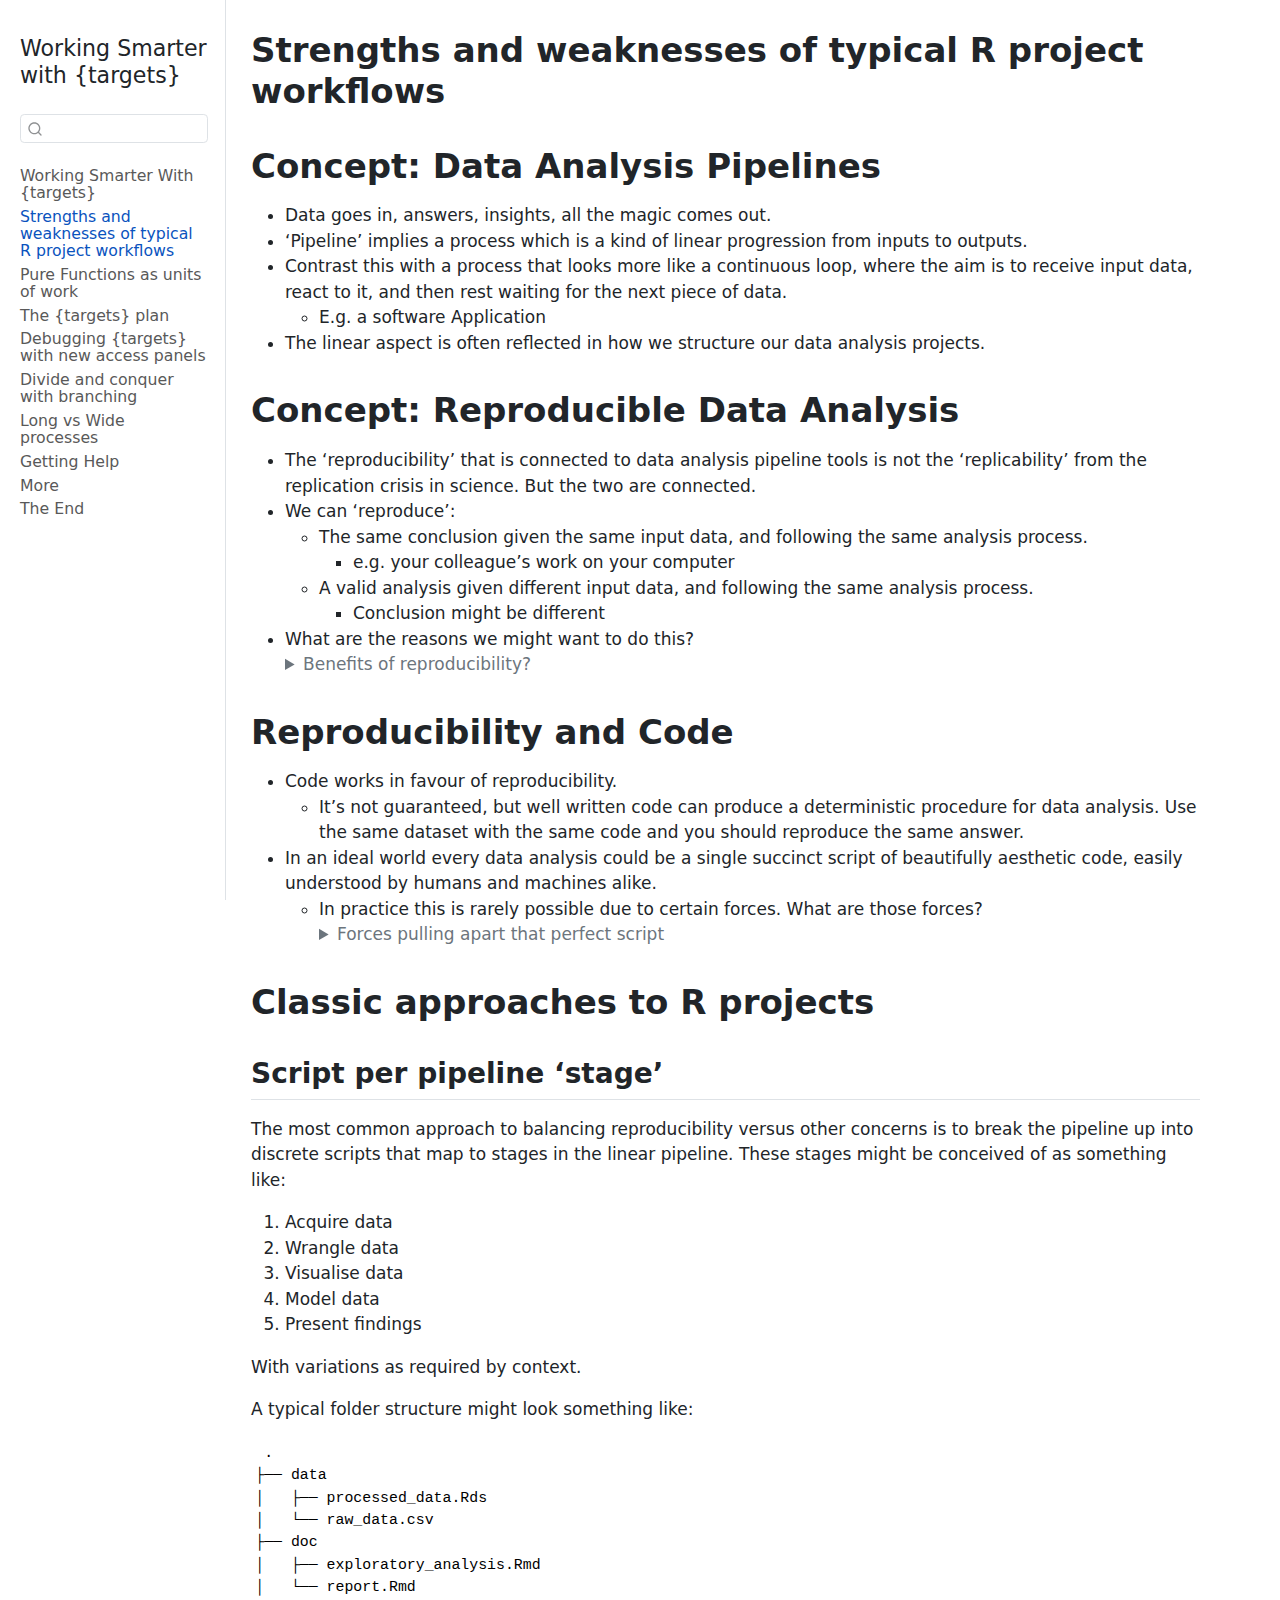
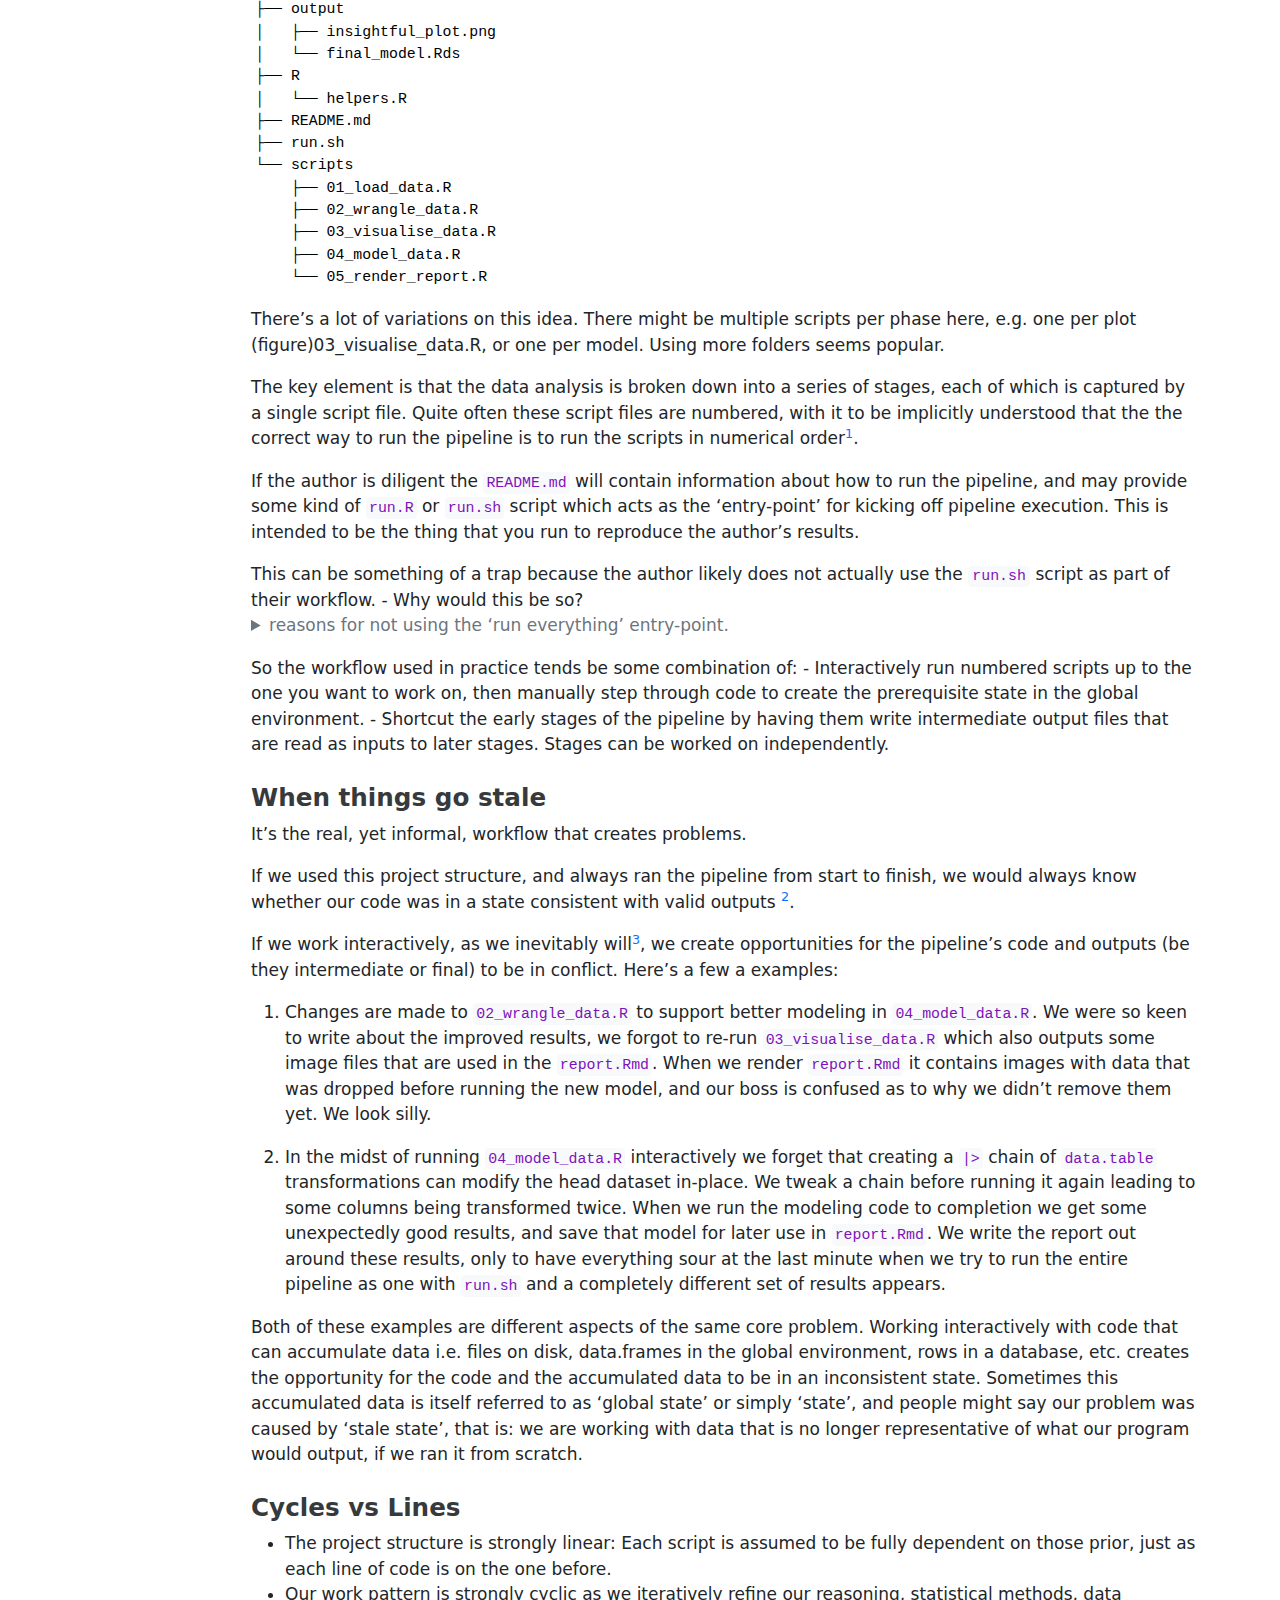
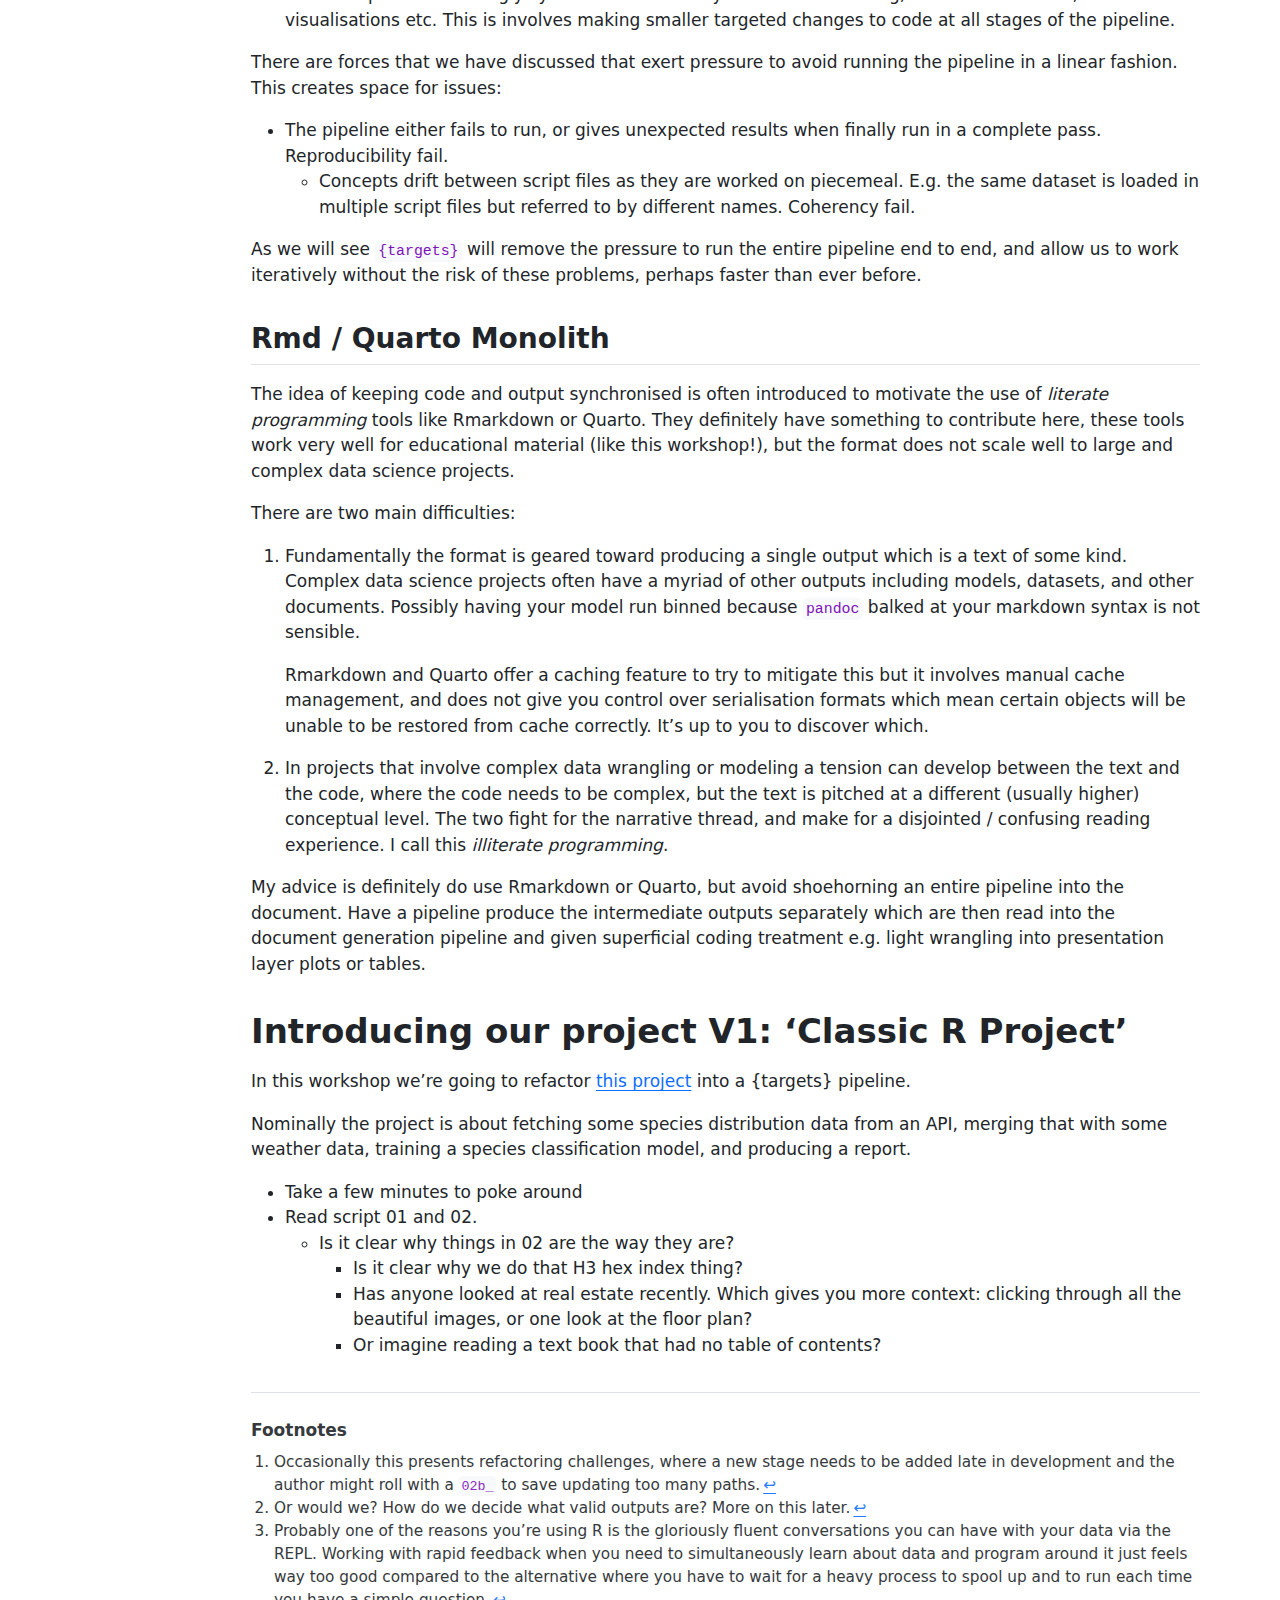
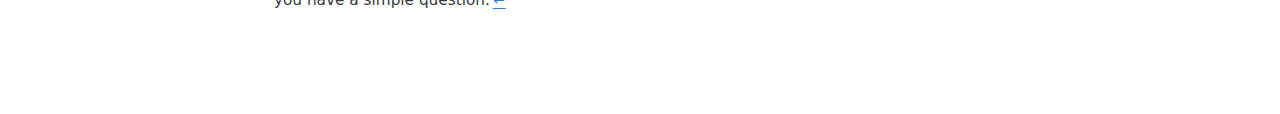
<file: docs/typical_R_projects.html>
<!DOCTYPE html>
<html xmlns="http://www.w3.org/1999/xhtml" lang="en" xml:lang="en"><head>

<meta charset="utf-8">
<meta name="generator" content="quarto-1.4.554">

<meta name="viewport" content="width=device-width, initial-scale=1.0, user-scalable=yes">


<title>Working Smarter with {targets} - Strengths and weaknesses of typical R project workflows</title>
<style>
code{white-space: pre-wrap;}
span.smallcaps{font-variant: small-caps;}
div.columns{display: flex; gap: min(4vw, 1.5em);}
div.column{flex: auto; overflow-x: auto;}
div.hanging-indent{margin-left: 1.5em; text-indent: -1.5em;}
ul.task-list{list-style: none;}
ul.task-list li input[type="checkbox"] {
  width: 0.8em;
  margin: 0 0.8em 0.2em -1em; /* quarto-specific, see https://github.com/quarto-dev/quarto-cli/issues/4556 */ 
  vertical-align: middle;
}
</style>


<script src="site_libs/quarto-nav/quarto-nav.js"></script>
<script src="site_libs/quarto-nav/headroom.min.js"></script>
<script src="site_libs/clipboard/clipboard.min.js"></script>
<script src="site_libs/quarto-search/autocomplete.umd.js"></script>
<script src="site_libs/quarto-search/fuse.min.js"></script>
<script src="site_libs/quarto-search/quarto-search.js"></script>
<meta name="quarto:offset" content="./">
<script src="site_libs/quarto-html/quarto.js"></script>
<script src="site_libs/quarto-html/popper.min.js"></script>
<script src="site_libs/quarto-html/tippy.umd.min.js"></script>
<script src="site_libs/quarto-html/anchor.min.js"></script>
<link href="site_libs/quarto-html/tippy.css" rel="stylesheet">
<link href="site_libs/quarto-html/quarto-syntax-highlighting.css" rel="stylesheet" id="quarto-text-highlighting-styles">
<script src="site_libs/bootstrap/bootstrap.min.js"></script>
<link href="site_libs/bootstrap/bootstrap-icons.css" rel="stylesheet">
<link href="site_libs/bootstrap/bootstrap.min.css" rel="stylesheet" id="quarto-bootstrap" data-mode="light">
<script id="quarto-search-options" type="application/json">{
  "location": "sidebar",
  "copy-button": false,
  "collapse-after": 3,
  "panel-placement": "start",
  "type": "textbox",
  "limit": 50,
  "keyboard-shortcut": [
    "f",
    "/",
    "s"
  ],
  "show-item-context": false,
  "language": {
    "search-no-results-text": "No results",
    "search-matching-documents-text": "matching documents",
    "search-copy-link-title": "Copy link to search",
    "search-hide-matches-text": "Hide additional matches",
    "search-more-match-text": "more match in this document",
    "search-more-matches-text": "more matches in this document",
    "search-clear-button-title": "Clear",
    "search-text-placeholder": "",
    "search-detached-cancel-button-title": "Cancel",
    "search-submit-button-title": "Submit",
    "search-label": "Search"
  }
}</script>


</head>

<body class="nav-sidebar docked fullcontent">

<div id="quarto-search-results"></div>
  <header id="quarto-header" class="headroom fixed-top">
  <nav class="quarto-secondary-nav">
    <div class="container-fluid d-flex">
      <button type="button" class="quarto-btn-toggle btn" data-bs-toggle="collapse" data-bs-target=".quarto-sidebar-collapse-item" aria-controls="quarto-sidebar" aria-expanded="false" aria-label="Toggle sidebar navigation" onclick="if (window.quartoToggleHeadroom) { window.quartoToggleHeadroom(); }">
        <i class="bi bi-layout-text-sidebar-reverse"></i>
      </button>
        <nav class="quarto-page-breadcrumbs" aria-label="breadcrumb"><ol class="breadcrumb"><li class="breadcrumb-item"><a href="./typical_R_projects.html">Strengths and weaknesses of typical R project workflows</a></li></ol></nav>
        <a class="flex-grow-1" role="button" data-bs-toggle="collapse" data-bs-target=".quarto-sidebar-collapse-item" aria-controls="quarto-sidebar" aria-expanded="false" aria-label="Toggle sidebar navigation" onclick="if (window.quartoToggleHeadroom) { window.quartoToggleHeadroom(); }">      
        </a>
      <button type="button" class="btn quarto-search-button" aria-label="" onclick="window.quartoOpenSearch();">
        <i class="bi bi-search"></i>
      </button>
    </div>
  </nav>
</header>
<!-- content -->
<div id="quarto-content" class="quarto-container page-columns page-rows-contents page-layout-article">
<!-- sidebar -->
  <nav id="quarto-sidebar" class="sidebar collapse collapse-horizontal quarto-sidebar-collapse-item sidebar-navigation docked overflow-auto">
    <div class="pt-lg-2 mt-2 text-left sidebar-header">
    <div class="sidebar-title mb-0 py-0">
      <a href="./">Working Smarter with {targets}</a> 
    </div>
      </div>
        <div class="mt-2 flex-shrink-0 align-items-center">
        <div class="sidebar-search">
        <div id="quarto-search" class="" title="Search"></div>
        </div>
        </div>
    <div class="sidebar-menu-container"> 
    <ul class="list-unstyled mt-1">
        <li class="sidebar-item">
  <div class="sidebar-item-container"> 
  <a href="./index.html" class="sidebar-item-text sidebar-link">
 <span class="menu-text">Working Smarter With {targets}</span></a>
  </div>
</li>
        <li class="sidebar-item">
  <div class="sidebar-item-container"> 
  <a href="./typical_R_projects.html" class="sidebar-item-text sidebar-link active">
 <span class="menu-text">Strengths and weaknesses of typical R project workflows</span></a>
  </div>
</li>
        <li class="sidebar-item">
  <div class="sidebar-item-container"> 
  <a href="./pure_functions.html" class="sidebar-item-text sidebar-link">
 <span class="menu-text">Pure Functions as units of work</span></a>
  </div>
</li>
        <li class="sidebar-item">
  <div class="sidebar-item-container"> 
  <a href="./targets_plan.html" class="sidebar-item-text sidebar-link">
 <span class="menu-text">The {targets} plan</span></a>
  </div>
</li>
        <li class="sidebar-item">
  <div class="sidebar-item-container"> 
  <a href="./debugging.html" class="sidebar-item-text sidebar-link">
 <span class="menu-text">Debugging {targets} with new access panels</span></a>
  </div>
</li>
        <li class="sidebar-item">
  <div class="sidebar-item-container"> 
  <a href="./branching.html" class="sidebar-item-text sidebar-link">
 <span class="menu-text">Divide and conquer with branching</span></a>
  </div>
</li>
        <li class="sidebar-item">
  <div class="sidebar-item-container"> 
  <a href="./long_vs_wide.html" class="sidebar-item-text sidebar-link">
 <span class="menu-text">Long vs Wide processes</span></a>
  </div>
</li>
        <li class="sidebar-item">
  <div class="sidebar-item-container"> 
  <a href="./getting_help.html" class="sidebar-item-text sidebar-link">
 <span class="menu-text">Getting Help</span></a>
  </div>
</li>
        <li class="sidebar-item">
  <div class="sidebar-item-container"> 
  <a href="./more.html" class="sidebar-item-text sidebar-link">
 <span class="menu-text">More</span></a>
  </div>
</li>
        <li class="sidebar-item">
  <div class="sidebar-item-container"> 
  <a href="./end.html" class="sidebar-item-text sidebar-link">
 <span class="menu-text">The End</span></a>
  </div>
</li>
    </ul>
    </div>
</nav>
<div id="quarto-sidebar-glass" class="quarto-sidebar-collapse-item" data-bs-toggle="collapse" data-bs-target=".quarto-sidebar-collapse-item"></div>
<!-- margin-sidebar -->
    
<!-- main -->
<main class="content" id="quarto-document-content">

<header id="title-block-header" class="quarto-title-block default">
<div class="quarto-title">
<h1 class="title">Strengths and weaknesses of typical R project workflows</h1>
</div>



<div class="quarto-title-meta">

    
  
    
  </div>
  


</header>


<section id="concept-data-analysis-pipelines" class="level1">
<h1>Concept: Data Analysis Pipelines</h1>
<ul>
<li>Data goes in, answers, insights, all the magic comes out.</li>
<li>‘Pipeline’ implies a process which is a kind of linear progression from inputs to outputs.</li>
<li>Contrast this with a process that looks more like a continuous loop, where the aim is to receive input data, react to it, and then rest waiting for the next piece of data.
<ul>
<li>E.g. a software Application</li>
</ul></li>
<li>The linear aspect is often reflected in how we structure our data analysis projects.</li>
</ul>
</section>
<section id="concept-reproducible-data-analysis" class="level1">
<h1>Concept: Reproducible Data Analysis</h1>
<ul>
<li>The ‘reproducibility’ that is connected to data analysis pipeline tools is not the ‘replicability’ from the replication crisis in science. But the two are connected.</li>
<li>We can ‘reproduce’:
<ul>
<li>The same conclusion given the same input data, and following the same analysis process.
<ul>
<li>e.g.&nbsp;your colleague’s work on your computer</li>
</ul></li>
<li>A valid analysis given different input data, and following the same analysis process.
<ul>
<li>Conclusion might be different</li>
</ul></li>
</ul></li>
<li>What are the reasons we might want to do this?
<details>
<summary>
Benefits of reproducibility?
</summary>
<ul>
<li>In order to answer questions about, or make extensions to an analysis in the future
<ul>
<li>‘Boomerang effect’</li>
<li>To be able to make realistic predictions about how long a data analysis will take</li>
<li>To ensure consistent conclusions are reached to related questions
<ul>
<li>Need consistent definitions for inputs and key metrics</li>
</ul></li>
<li>In a nutshell: Reliability, Consistency
<ul>
<li>Without these you don’t have a viable data analysis capability</li>
</ul></li>
</ul></li>
</ul>
</details></li>
</ul>
</section>
<section id="reproducibility-and-code" class="level1">
<h1>Reproducibility and Code</h1>
<ul>
<li>Code works in favour of reproducibility.
<ul>
<li>It’s not guaranteed, but well written code can produce a deterministic procedure for data analysis. Use the same dataset with the same code and you should reproduce the same answer.</li>
</ul></li>
<li>In an ideal world every data analysis could be a single succinct script of beautifully aesthetic code, easily understood by humans and machines alike.
<ul>
<li>In practice this is rarely possible due to certain forces. What are those forces?
<details>
<summary>
Forces pulling apart that perfect script
</summary>
<ul>
<li>Domain mismatch: need write a lot of code</li>
<li>External systems: need to tread lightly on them</li>
<li>Expensive computations: repeatedly performing them is infeasible</li>
<li>Division of labour</li>
<li>(?)</li>
</ul>
</details></li>
</ul></li>
</ul>
</section>
<section id="classic-approaches-to-r-projects" class="level1">
<h1>Classic approaches to R projects</h1>
<section id="script-per-pipeline-stage" class="level2">
<h2 class="anchored" data-anchor-id="script-per-pipeline-stage">Script per pipeline ‘stage’</h2>
<p>The most common approach to balancing reproducibility versus other concerns is to break the pipeline up into discrete scripts that map to stages in the linear pipeline. These stages might be conceived of as something like:</p>
<ol type="1">
<li>Acquire data</li>
<li>Wrangle data</li>
<li>Visualise data</li>
<li>Model data</li>
<li>Present findings</li>
</ol>
<p>With variations as required by context.</p>
<p>A typical folder structure might look something like:</p>
<pre><code> .
├── data
│&nbsp;&nbsp; ├── processed_data.Rds
│&nbsp;&nbsp; └── raw_data.csv
├── doc
│&nbsp;&nbsp; ├── exploratory_analysis.Rmd
│   └── report.Rmd
├── output
│   ├── insightful_plot.png
│&nbsp;&nbsp; └── final_model.Rds
├── R
│&nbsp;&nbsp; └── helpers.R
├── README.md
├── run.sh
└── scripts
    ├── 01_load_data.R
    ├── 02_wrangle_data.R
    ├── 03_visualise_data.R
    ├── 04_model_data.R
    └── 05_render_report.R
</code></pre>
<p>There’s a lot of variations on this idea. There might be multiple scripts per phase here, e.g.&nbsp;one per plot (figure)03_visualise_data.R, or one per model. Using more folders seems popular.</p>
<p>The key element is that the data analysis is broken down into a series of stages, each of which is captured by a single script file. Quite often these script files are numbered, with it to be implicitly understood that the the correct way to run the pipeline is to run the scripts in numerical order<a href="#fn1" class="footnote-ref" id="fnref1" role="doc-noteref"><sup>1</sup></a>.</p>
<p>If the author is diligent the <code>README.md</code> will contain information about how to run the pipeline, and may provide some kind of <code>run.R</code> or <code>run.sh</code> script which acts as the ‘entry-point’ for kicking off pipeline execution. This is intended to be the thing that you run to reproduce the author’s results.</p>
This can be something of a trap because the author likely does not actually use the <code>run.sh</code> script as part of their workflow. - Why would this be so?
<details>
<summary>
reasons for not using the ‘run everything’ entry-point.
</summary>
<ul>
<li>Author likely taking advantage of R’s REPL for interactive development. Relies on operating on incomplete pipeline state.
<ul>
<li>Running whole pipeline is too slow. Author can’t iterate fast enough if they have to re-run all earlier stages just to make small tweaks to a later stage. E.g. playing with plot presentation</li>
<li>Running whole pipeline would have undesirable side-effects like pulling a large amount of data from an API.</li>
</ul>
</li></ul></details>

<p>So the workflow used in practice tends be some combination of: - Interactively run numbered scripts up to the one you want to work on, then manually step through code to create the prerequisite state in the global environment. - Shortcut the early stages of the pipeline by having them write intermediate output files that are read as inputs to later stages. Stages can be worked on independently.</p>
<section id="when-things-go-stale" class="level3">
<h3 class="anchored" data-anchor-id="when-things-go-stale">When things go stale</h3>
<p>It’s the real, yet informal, workflow that creates problems.</p>
<p>If we used this project structure, and always ran the pipeline from start to finish, we would always know whether our code was in a state consistent with valid outputs <a href="#fn2" class="footnote-ref" id="fnref2" role="doc-noteref"><sup>2</sup></a>.</p>
<p>If we work interactively, as we inevitably will<a href="#fn3" class="footnote-ref" id="fnref3" role="doc-noteref"><sup>3</sup></a>, we create opportunities for the pipeline’s code and outputs (be they intermediate or final) to be in conflict. Here’s a few a examples:</p>
<ol type="1">
<li><p>Changes are made to <code>02_wrangle_data.R</code> to support better modeling in <code>04_model_data.R</code>. We were so keen to write about the improved results, we forgot to re-run <code>03_visualise_data.R</code> which also outputs some image files that are used in the <code>report.Rmd</code>. When we render <code>report.Rmd</code> it contains images with data that was dropped before running the new model, and our boss is confused as to why we didn’t remove them yet. We look silly.</p></li>
<li><p>In the midst of running <code>04_model_data.R</code> interactively we forget that creating a <code>|&gt;</code> chain of <code>data.table</code> transformations can modify the head dataset in-place. We tweak a chain before running it again leading to some columns being transformed twice. When we run the modeling code to completion we get some unexpectedly good results, and save that model for later use in <code>report.Rmd</code>. We write the report out around these results, only to have everything sour at the last minute when we try to run the entire pipeline as one with <code>run.sh</code> and a completely different set of results appears.</p></li>
</ol>
<p>Both of these examples are different aspects of the same core problem. Working interactively with code that can accumulate data i.e.&nbsp;files on disk, data.frames in the global environment, rows in a database, etc. creates the opportunity for the code and the accumulated data to be in an inconsistent state. Sometimes this accumulated data is itself referred to as ‘global state’ or simply ‘state’, and people might say our problem was caused by ‘stale state’, that is: we are working with data that is no longer representative of what our program would output, if we ran it from scratch.</p>
</section>
<section id="cycles-vs-lines" class="level3">
<h3 class="anchored" data-anchor-id="cycles-vs-lines">Cycles vs Lines</h3>
<ul>
<li>The project structure is strongly linear: Each script is assumed to be fully dependent on those prior, just as each line of code is on the one before.</li>
<li>Our work pattern is strongly cyclic as we iteratively refine our reasoning, statistical methods, data visualisations etc. This is involves making smaller targeted changes to code at all stages of the pipeline.</li>
</ul>
<p>There are forces that we have discussed that exert pressure to avoid running the pipeline in a linear fashion. This creates space for issues:</p>
<ul>
<li>The pipeline either fails to run, or gives unexpected results when finally run in a complete pass. Reproducibility fail.
<ul>
<li>Concepts drift between script files as they are worked on piecemeal. E.g. the same dataset is loaded in multiple script files but referred to by different names. Coherency fail.</li>
</ul></li>
</ul>
<p>As we will see <code>{targets}</code> will remove the pressure to run the entire pipeline end to end, and allow us to work iteratively without the risk of these problems, perhaps faster than ever before.</p>
</section>
</section>
<section id="rmd-quarto-monolith" class="level2">
<h2 class="anchored" data-anchor-id="rmd-quarto-monolith">Rmd / Quarto Monolith</h2>
<p>The idea of keeping code and output synchronised is often introduced to motivate the use of <em>literate programming</em> tools like Rmarkdown or Quarto. They definitely have something to contribute here, these tools work very well for educational material (like this workshop!), but the format does not scale well to large and complex data science projects.</p>
<p>There are two main difficulties:</p>
<ol type="1">
<li><p>Fundamentally the format is geared toward producing a single output which is a text of some kind. Complex data science projects often have a myriad of other outputs including models, datasets, and other documents. Possibly having your model run binned because <code>pandoc</code> balked at your markdown syntax is not sensible.</p>
<p>Rmarkdown and Quarto offer a caching feature to try to mitigate this but it involves manual cache management, and does not give you control over serialisation formats which mean certain objects will be unable to be restored from cache correctly. It’s up to you to discover which.</p></li>
<li><p>In projects that involve complex data wrangling or modeling a tension can develop between the text and the code, where the code needs to be complex, but the text is pitched at a different (usually higher) conceptual level. The two fight for the narrative thread, and make for a disjointed / confusing reading experience. I call this <em>illiterate programming</em>.</p></li>
</ol>
<p>My advice is definitely do use Rmarkdown or Quarto, but avoid shoehorning an entire pipeline into the document. Have a pipeline produce the intermediate outputs separately which are then read into the document generation pipeline and given superficial coding treatment e.g.&nbsp;light wrangling into presentation layer plots or tables.</p>
</section>
</section>
<section id="introducing-our-project-v1-classic-r-project" class="level1">
<h1>Introducing our project V1: ‘Classic R Project’</h1>
<p>In this workshop we’re going to refactor <a href="https://github.com/MilesMcBain/classic_r_project">this project</a> into a {targets} pipeline.</p>
<p>Nominally the project is about fetching some species distribution data from an API, merging that with some weather data, training a species classification model, and producing a report.</p>
<ul>
<li>Take a few minutes to poke around</li>
<li>Read script 01 and 02.
<ul>
<li>Is it clear why things in 02 are the way they are?
<ul>
<li>Is it clear why we do that H3 hex index thing?</li>
<li>Has anyone looked at real estate recently. Which gives you more context: clicking through all the beautiful images, or one look at the floor plan?</li>
<li>Or imagine reading a text book that had no table of contents?</li>
</ul></li>
</ul></li>
</ul>


</section>


<div id="quarto-appendix" class="default"><section id="footnotes" class="footnotes footnotes-end-of-document" role="doc-endnotes"><h2 class="anchored quarto-appendix-heading">Footnotes</h2>

<ol>
<li id="fn1"><p>Occasionally this presents refactoring challenges, where a new stage needs to be added late in development and the author might roll with a <code>02b_</code> to save updating too many paths.<a href="#fnref1" class="footnote-back" role="doc-backlink">↩︎</a></p></li>
<li id="fn2"><p>Or would we? How do we decide what valid outputs are? More on this later.<a href="#fnref2" class="footnote-back" role="doc-backlink">↩︎</a></p></li>
<li id="fn3"><p>Probably one of the reasons you’re using R is the gloriously fluent conversations you can have with your data via the REPL. Working with rapid feedback when you need to simultaneously learn about data and program around it just feels way too good compared to the alternative where you have to wait for a heavy process to spool up and to run each time you have a simple question.<a href="#fnref3" class="footnote-back" role="doc-backlink">↩︎</a></p></li>
</ol>
</section></div></main> <!-- /main -->
<script id="quarto-html-after-body" type="application/javascript">
window.document.addEventListener("DOMContentLoaded", function (event) {
  const toggleBodyColorMode = (bsSheetEl) => {
    const mode = bsSheetEl.getAttribute("data-mode");
    const bodyEl = window.document.querySelector("body");
    if (mode === "dark") {
      bodyEl.classList.add("quarto-dark");
      bodyEl.classList.remove("quarto-light");
    } else {
      bodyEl.classList.add("quarto-light");
      bodyEl.classList.remove("quarto-dark");
    }
  }
  const toggleBodyColorPrimary = () => {
    const bsSheetEl = window.document.querySelector("link#quarto-bootstrap");
    if (bsSheetEl) {
      toggleBodyColorMode(bsSheetEl);
    }
  }
  toggleBodyColorPrimary();  
  const icon = "";
  const anchorJS = new window.AnchorJS();
  anchorJS.options = {
    placement: 'right',
    icon: icon
  };
  anchorJS.add('.anchored');
  const isCodeAnnotation = (el) => {
    for (const clz of el.classList) {
      if (clz.startsWith('code-annotation-')) {                     
        return true;
      }
    }
    return false;
  }
  const clipboard = new window.ClipboardJS('.code-copy-button', {
    text: function(trigger) {
      const codeEl = trigger.previousElementSibling.cloneNode(true);
      for (const childEl of codeEl.children) {
        if (isCodeAnnotation(childEl)) {
          childEl.remove();
        }
      }
      return codeEl.innerText;
    }
  });
  clipboard.on('success', function(e) {
    // button target
    const button = e.trigger;
    // don't keep focus
    button.blur();
    // flash "checked"
    button.classList.add('code-copy-button-checked');
    var currentTitle = button.getAttribute("title");
    button.setAttribute("title", "Copied!");
    let tooltip;
    if (window.bootstrap) {
      button.setAttribute("data-bs-toggle", "tooltip");
      button.setAttribute("data-bs-placement", "left");
      button.setAttribute("data-bs-title", "Copied!");
      tooltip = new bootstrap.Tooltip(button, 
        { trigger: "manual", 
          customClass: "code-copy-button-tooltip",
          offset: [0, -8]});
      tooltip.show();    
    }
    setTimeout(function() {
      if (tooltip) {
        tooltip.hide();
        button.removeAttribute("data-bs-title");
        button.removeAttribute("data-bs-toggle");
        button.removeAttribute("data-bs-placement");
      }
      button.setAttribute("title", currentTitle);
      button.classList.remove('code-copy-button-checked');
    }, 1000);
    // clear code selection
    e.clearSelection();
  });
    var localhostRegex = new RegExp(/^(?:http|https):\/\/localhost\:?[0-9]*\//);
    var mailtoRegex = new RegExp(/^mailto:/);
      var filterRegex = new RegExp('/' + window.location.host + '/');
    var isInternal = (href) => {
        return filterRegex.test(href) || localhostRegex.test(href) || mailtoRegex.test(href);
    }
    // Inspect non-navigation links and adorn them if external
 	var links = window.document.querySelectorAll('a[href]:not(.nav-link):not(.navbar-brand):not(.toc-action):not(.sidebar-link):not(.sidebar-item-toggle):not(.pagination-link):not(.no-external):not([aria-hidden]):not(.dropdown-item):not(.quarto-navigation-tool)');
    for (var i=0; i<links.length; i++) {
      const link = links[i];
      if (!isInternal(link.href)) {
        // undo the damage that might have been done by quarto-nav.js in the case of
        // links that we want to consider external
        if (link.dataset.originalHref !== undefined) {
          link.href = link.dataset.originalHref;
        }
      }
    }
  function tippyHover(el, contentFn, onTriggerFn, onUntriggerFn) {
    const config = {
      allowHTML: true,
      maxWidth: 500,
      delay: 100,
      arrow: false,
      appendTo: function(el) {
          return el.parentElement;
      },
      interactive: true,
      interactiveBorder: 10,
      theme: 'quarto',
      placement: 'bottom-start',
    };
    if (contentFn) {
      config.content = contentFn;
    }
    if (onTriggerFn) {
      config.onTrigger = onTriggerFn;
    }
    if (onUntriggerFn) {
      config.onUntrigger = onUntriggerFn;
    }
    window.tippy(el, config); 
  }
  const noterefs = window.document.querySelectorAll('a[role="doc-noteref"]');
  for (var i=0; i<noterefs.length; i++) {
    const ref = noterefs[i];
    tippyHover(ref, function() {
      // use id or data attribute instead here
      let href = ref.getAttribute('data-footnote-href') || ref.getAttribute('href');
      try { href = new URL(href).hash; } catch {}
      const id = href.replace(/^#\/?/, "");
      const note = window.document.getElementById(id);
      if (note) {
        return note.innerHTML;
      } else {
        return "";
      }
    });
  }
  const xrefs = window.document.querySelectorAll('a.quarto-xref');
  const processXRef = (id, note) => {
    // Strip column container classes
    const stripColumnClz = (el) => {
      el.classList.remove("page-full", "page-columns");
      if (el.children) {
        for (const child of el.children) {
          stripColumnClz(child);
        }
      }
    }
    stripColumnClz(note)
    if (id === null || id.startsWith('sec-')) {
      // Special case sections, only their first couple elements
      const container = document.createElement("div");
      if (note.children && note.children.length > 2) {
        container.appendChild(note.children[0].cloneNode(true));
        for (let i = 1; i < note.children.length; i++) {
          const child = note.children[i];
          if (child.tagName === "P" && child.innerText === "") {
            continue;
          } else {
            container.appendChild(child.cloneNode(true));
            break;
          }
        }
        if (window.Quarto?.typesetMath) {
          window.Quarto.typesetMath(container);
        }
        return container.innerHTML
      } else {
        if (window.Quarto?.typesetMath) {
          window.Quarto.typesetMath(note);
        }
        return note.innerHTML;
      }
    } else {
      // Remove any anchor links if they are present
      const anchorLink = note.querySelector('a.anchorjs-link');
      if (anchorLink) {
        anchorLink.remove();
      }
      if (window.Quarto?.typesetMath) {
        window.Quarto.typesetMath(note);
      }
      // TODO in 1.5, we should make sure this works without a callout special case
      if (note.classList.contains("callout")) {
        return note.outerHTML;
      } else {
        return note.innerHTML;
      }
    }
  }
  for (var i=0; i<xrefs.length; i++) {
    const xref = xrefs[i];
    tippyHover(xref, undefined, function(instance) {
      instance.disable();
      let url = xref.getAttribute('href');
      let hash = undefined; 
      if (url.startsWith('#')) {
        hash = url;
      } else {
        try { hash = new URL(url).hash; } catch {}
      }
      if (hash) {
        const id = hash.replace(/^#\/?/, "");
        const note = window.document.getElementById(id);
        if (note !== null) {
          try {
            const html = processXRef(id, note.cloneNode(true));
            instance.setContent(html);
          } finally {
            instance.enable();
            instance.show();
          }
        } else {
          // See if we can fetch this
          fetch(url.split('#')[0])
          .then(res => res.text())
          .then(html => {
            const parser = new DOMParser();
            const htmlDoc = parser.parseFromString(html, "text/html");
            const note = htmlDoc.getElementById(id);
            if (note !== null) {
              const html = processXRef(id, note);
              instance.setContent(html);
            } 
          }).finally(() => {
            instance.enable();
            instance.show();
          });
        }
      } else {
        // See if we can fetch a full url (with no hash to target)
        // This is a special case and we should probably do some content thinning / targeting
        fetch(url)
        .then(res => res.text())
        .then(html => {
          const parser = new DOMParser();
          const htmlDoc = parser.parseFromString(html, "text/html");
          const note = htmlDoc.querySelector('main.content');
          if (note !== null) {
            // This should only happen for chapter cross references
            // (since there is no id in the URL)
            // remove the first header
            if (note.children.length > 0 && note.children[0].tagName === "HEADER") {
              note.children[0].remove();
            }
            const html = processXRef(null, note);
            instance.setContent(html);
          } 
        }).finally(() => {
          instance.enable();
          instance.show();
        });
      }
    }, function(instance) {
    });
  }
      let selectedAnnoteEl;
      const selectorForAnnotation = ( cell, annotation) => {
        let cellAttr = 'data-code-cell="' + cell + '"';
        let lineAttr = 'data-code-annotation="' +  annotation + '"';
        const selector = 'span[' + cellAttr + '][' + lineAttr + ']';
        return selector;
      }
      const selectCodeLines = (annoteEl) => {
        const doc = window.document;
        const targetCell = annoteEl.getAttribute("data-target-cell");
        const targetAnnotation = annoteEl.getAttribute("data-target-annotation");
        const annoteSpan = window.document.querySelector(selectorForAnnotation(targetCell, targetAnnotation));
        const lines = annoteSpan.getAttribute("data-code-lines").split(",");
        const lineIds = lines.map((line) => {
          return targetCell + "-" + line;
        })
        let top = null;
        let height = null;
        let parent = null;
        if (lineIds.length > 0) {
            //compute the position of the single el (top and bottom and make a div)
            const el = window.document.getElementById(lineIds[0]);
            top = el.offsetTop;
            height = el.offsetHeight;
            parent = el.parentElement.parentElement;
          if (lineIds.length > 1) {
            const lastEl = window.document.getElementById(lineIds[lineIds.length - 1]);
            const bottom = lastEl.offsetTop + lastEl.offsetHeight;
            height = bottom - top;
          }
          if (top !== null && height !== null && parent !== null) {
            // cook up a div (if necessary) and position it 
            let div = window.document.getElementById("code-annotation-line-highlight");
            if (div === null) {
              div = window.document.createElement("div");
              div.setAttribute("id", "code-annotation-line-highlight");
              div.style.position = 'absolute';
              parent.appendChild(div);
            }
            div.style.top = top - 2 + "px";
            div.style.height = height + 4 + "px";
            div.style.left = 0;
            let gutterDiv = window.document.getElementById("code-annotation-line-highlight-gutter");
            if (gutterDiv === null) {
              gutterDiv = window.document.createElement("div");
              gutterDiv.setAttribute("id", "code-annotation-line-highlight-gutter");
              gutterDiv.style.position = 'absolute';
              const codeCell = window.document.getElementById(targetCell);
              const gutter = codeCell.querySelector('.code-annotation-gutter');
              gutter.appendChild(gutterDiv);
            }
            gutterDiv.style.top = top - 2 + "px";
            gutterDiv.style.height = height + 4 + "px";
          }
          selectedAnnoteEl = annoteEl;
        }
      };
      const unselectCodeLines = () => {
        const elementsIds = ["code-annotation-line-highlight", "code-annotation-line-highlight-gutter"];
        elementsIds.forEach((elId) => {
          const div = window.document.getElementById(elId);
          if (div) {
            div.remove();
          }
        });
        selectedAnnoteEl = undefined;
      };
        // Handle positioning of the toggle
    window.addEventListener(
      "resize",
      throttle(() => {
        elRect = undefined;
        if (selectedAnnoteEl) {
          selectCodeLines(selectedAnnoteEl);
        }
      }, 10)
    );
    function throttle(fn, ms) {
    let throttle = false;
    let timer;
      return (...args) => {
        if(!throttle) { // first call gets through
            fn.apply(this, args);
            throttle = true;
        } else { // all the others get throttled
            if(timer) clearTimeout(timer); // cancel #2
            timer = setTimeout(() => {
              fn.apply(this, args);
              timer = throttle = false;
            }, ms);
        }
      };
    }
      // Attach click handler to the DT
      const annoteDls = window.document.querySelectorAll('dt[data-target-cell]');
      for (const annoteDlNode of annoteDls) {
        annoteDlNode.addEventListener('click', (event) => {
          const clickedEl = event.target;
          if (clickedEl !== selectedAnnoteEl) {
            unselectCodeLines();
            const activeEl = window.document.querySelector('dt[data-target-cell].code-annotation-active');
            if (activeEl) {
              activeEl.classList.remove('code-annotation-active');
            }
            selectCodeLines(clickedEl);
            clickedEl.classList.add('code-annotation-active');
          } else {
            // Unselect the line
            unselectCodeLines();
            clickedEl.classList.remove('code-annotation-active');
          }
        });
      }
  const findCites = (el) => {
    const parentEl = el.parentElement;
    if (parentEl) {
      const cites = parentEl.dataset.cites;
      if (cites) {
        return {
          el,
          cites: cites.split(' ')
        };
      } else {
        return findCites(el.parentElement)
      }
    } else {
      return undefined;
    }
  };
  var bibliorefs = window.document.querySelectorAll('a[role="doc-biblioref"]');
  for (var i=0; i<bibliorefs.length; i++) {
    const ref = bibliorefs[i];
    const citeInfo = findCites(ref);
    if (citeInfo) {
      tippyHover(citeInfo.el, function() {
        var popup = window.document.createElement('div');
        citeInfo.cites.forEach(function(cite) {
          var citeDiv = window.document.createElement('div');
          citeDiv.classList.add('hanging-indent');
          citeDiv.classList.add('csl-entry');
          var biblioDiv = window.document.getElementById('ref-' + cite);
          if (biblioDiv) {
            citeDiv.innerHTML = biblioDiv.innerHTML;
          }
          popup.appendChild(citeDiv);
        });
        return popup.innerHTML;
      });
    }
  }
});
</script>
</div> <!-- /content -->




</body></html>
</file>
<file: docs/site_libs/quarto-html/tippy.css>
.tippy-box[data-animation=fade][data-state=hidden]{opacity:0}[data-tippy-root]{max-width:calc(100vw - 10px)}.tippy-box{position:relative;background-color:#333;color:#fff;border-radius:4px;font-size:14px;line-height:1.4;white-space:normal;outline:0;transition-property:transform,visibility,opacity}.tippy-box[data-placement^=top]>.tippy-arrow{bottom:0}.tippy-box[data-placement^=top]>.tippy-arrow:before{bottom:-7px;left:0;border-width:8px 8px 0;border-top-color:initial;transform-origin:center top}.tippy-box[data-placement^=bottom]>.tippy-arrow{top:0}.tippy-box[data-placement^=bottom]>.tippy-arrow:before{top:-7px;left:0;border-width:0 8px 8px;border-bottom-color:initial;transform-origin:center bottom}.tippy-box[data-placement^=left]>.tippy-arrow{right:0}.tippy-box[data-placement^=left]>.tippy-arrow:before{border-width:8px 0 8px 8px;border-left-color:initial;right:-7px;transform-origin:center left}.tippy-box[data-placement^=right]>.tippy-arrow{left:0}.tippy-box[data-placement^=right]>.tippy-arrow:before{left:-7px;border-width:8px 8px 8px 0;border-right-color:initial;transform-origin:center right}.tippy-box[data-inertia][data-state=visible]{transition-timing-function:cubic-bezier(.54,1.5,.38,1.11)}.tippy-arrow{width:16px;height:16px;color:#333}.tippy-arrow:before{content:"";position:absolute;border-color:transparent;border-style:solid}.tippy-content{position:relative;padding:5px 9px;z-index:1}
</file>
<file: docs/site_libs/quarto-html/quarto-syntax-highlighting.css>
/* quarto syntax highlight colors */
:root {
  --quarto-hl-ot-color: #003B4F;
  --quarto-hl-at-color: #657422;
  --quarto-hl-ss-color: #20794D;
  --quarto-hl-an-color: #5E5E5E;
  --quarto-hl-fu-color: #4758AB;
  --quarto-hl-st-color: #20794D;
  --quarto-hl-cf-color: #003B4F;
  --quarto-hl-op-color: #5E5E5E;
  --quarto-hl-er-color: #AD0000;
  --quarto-hl-bn-color: #AD0000;
  --quarto-hl-al-color: #AD0000;
  --quarto-hl-va-color: #111111;
  --quarto-hl-bu-color: inherit;
  --quarto-hl-ex-color: inherit;
  --quarto-hl-pp-color: #AD0000;
  --quarto-hl-in-color: #5E5E5E;
  --quarto-hl-vs-color: #20794D;
  --quarto-hl-wa-color: #5E5E5E;
  --quarto-hl-do-color: #5E5E5E;
  --quarto-hl-im-color: #00769E;
  --quarto-hl-ch-color: #20794D;
  --quarto-hl-dt-color: #AD0000;
  --quarto-hl-fl-color: #AD0000;
  --quarto-hl-co-color: #5E5E5E;
  --quarto-hl-cv-color: #5E5E5E;
  --quarto-hl-cn-color: #8f5902;
  --quarto-hl-sc-color: #5E5E5E;
  --quarto-hl-dv-color: #AD0000;
  --quarto-hl-kw-color: #003B4F;
}

/* other quarto variables */
:root {
  --quarto-font-monospace: SFMono-Regular, Menlo, Monaco, Consolas, "Liberation Mono", "Courier New", monospace;
}

pre > code.sourceCode > span {
  color: #003B4F;
}

code span {
  color: #003B4F;
}

code.sourceCode > span {
  color: #003B4F;
}

div.sourceCode,
div.sourceCode pre.sourceCode {
  color: #003B4F;
}

code span.ot {
  color: #003B4F;
  font-style: inherit;
}

code span.at {
  color: #657422;
  font-style: inherit;
}

code span.ss {
  color: #20794D;
  font-style: inherit;
}

code span.an {
  color: #5E5E5E;
  font-style: inherit;
}

code span.fu {
  color: #4758AB;
  font-style: inherit;
}

code span.st {
  color: #20794D;
  font-style: inherit;
}

code span.cf {
  color: #003B4F;
  font-style: inherit;
}

code span.op {
  color: #5E5E5E;
  font-style: inherit;
}

code span.er {
  color: #AD0000;
  font-style: inherit;
}

code span.bn {
  color: #AD0000;
  font-style: inherit;
}

code span.al {
  color: #AD0000;
  font-style: inherit;
}

code span.va {
  color: #111111;
  font-style: inherit;
}

code span.bu {
  font-style: inherit;
}

code span.ex {
  font-style: inherit;
}

code span.pp {
  color: #AD0000;
  font-style: inherit;
}

code span.in {
  color: #5E5E5E;
  font-style: inherit;
}

code span.vs {
  color: #20794D;
  font-style: inherit;
}

code span.wa {
  color: #5E5E5E;
  font-style: italic;
}

code span.do {
  color: #5E5E5E;
  font-style: italic;
}

code span.im {
  color: #00769E;
  font-style: inherit;
}

code span.ch {
  color: #20794D;
  font-style: inherit;
}

code span.dt {
  color: #AD0000;
  font-style: inherit;
}

code span.fl {
  color: #AD0000;
  font-style: inherit;
}

code span.co {
  color: #5E5E5E;
  font-style: inherit;
}

code span.cv {
  color: #5E5E5E;
  font-style: italic;
}

code span.cn {
  color: #8f5902;
  font-style: inherit;
}

code span.sc {
  color: #5E5E5E;
  font-style: inherit;
}

code span.dv {
  color: #AD0000;
  font-style: inherit;
}

code span.kw {
  color: #003B4F;
  font-style: inherit;
}

.prevent-inlining {
  content: "</";
}

/*# sourceMappingURL=debc5d5d77c3f9108843748ff7464032.css.map */
</file>
